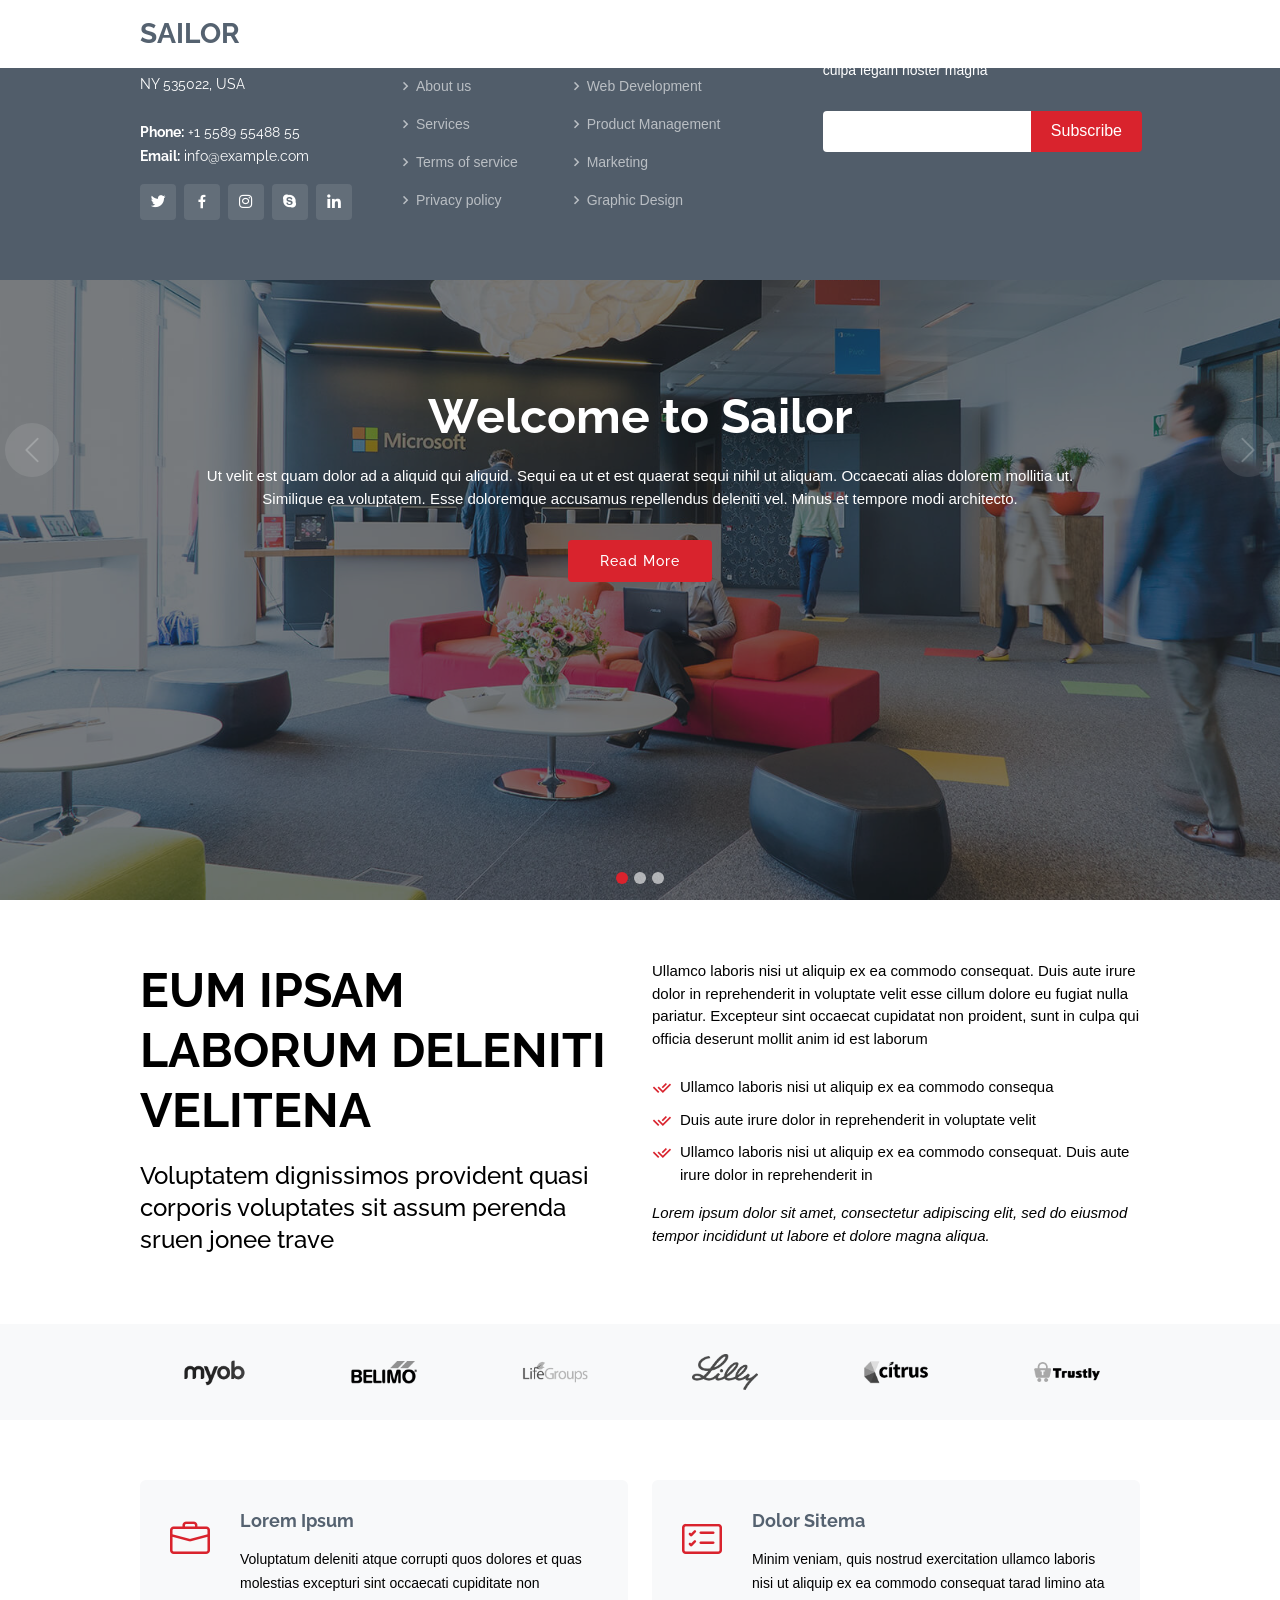
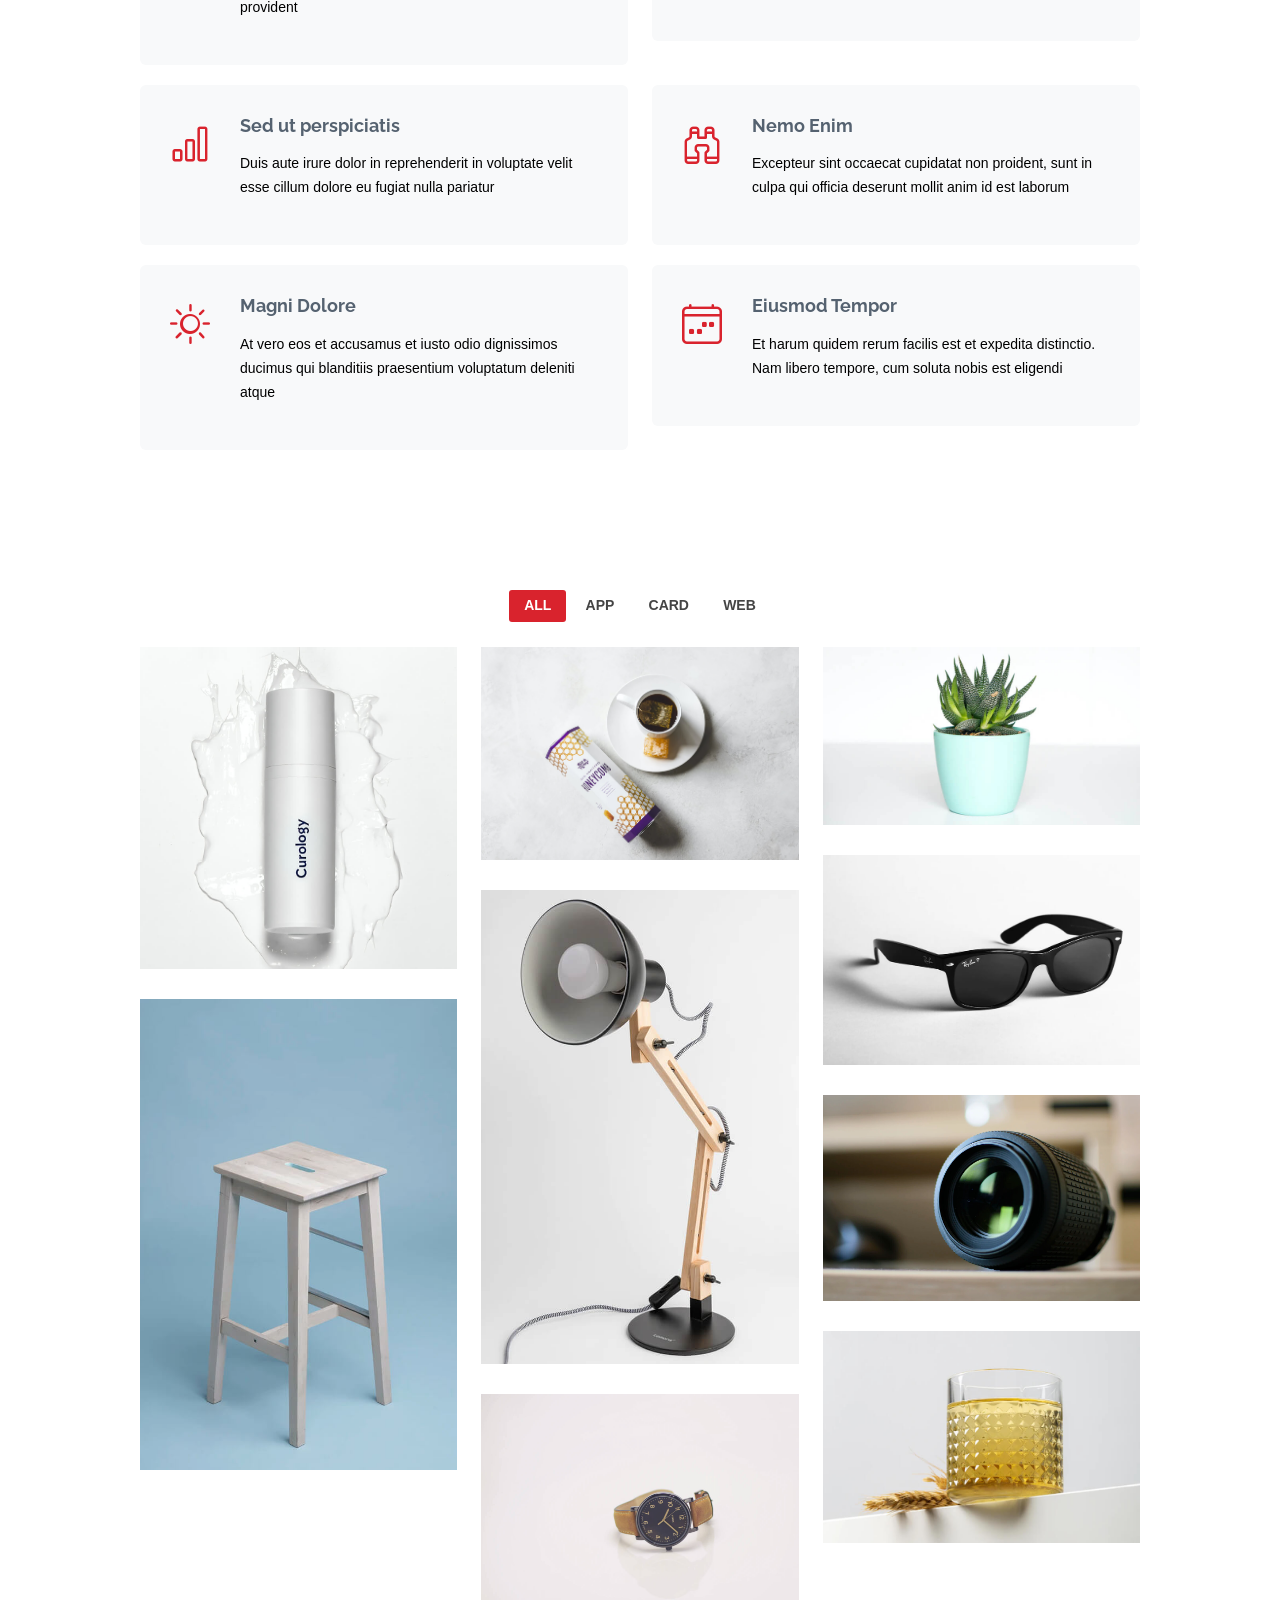
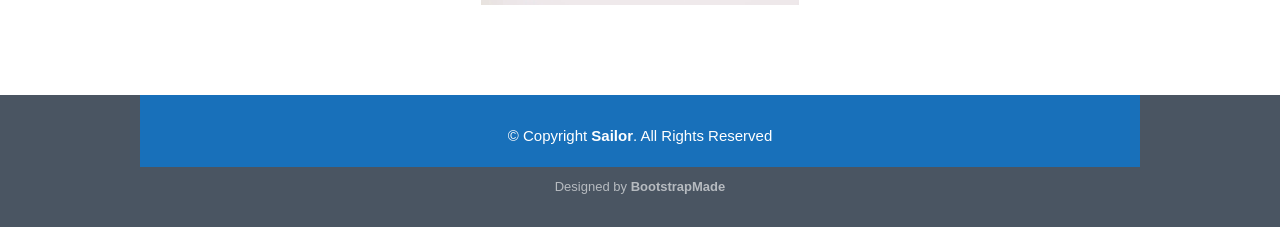
<file: public/Home-old/index.html>
<!DOCTYPE html>
<html lang="en">

<head>
  <meta charset="utf-8">
  <meta content="width=device-width, initial-scale=1.0" name="viewport">

  <title>Sailor Bootstrap Template - Index</title>
  <meta content="" name="description">
  <meta content="" name="keywords">

  <!-- Favicons -->
  <link href="assets/img/favicon.png" rel="icon">
  <link href="assets/img/apple-touch-icon.png" rel="apple-touch-icon">

  <!-- Google Fonts -->
  <link href="https://fonts.googleapis.com/css?family=Open+Sans:300,300i,400,400i,600,600i,700,700i|Raleway:300,300i,400,400i,500,500i,600,600i,700,700i|Poppins:300,300i,400,400i,500,500i,600,600i,700,700i" rel="stylesheet">

  <!-- Vendor CSS Files -->
  <link href="assets/vendor/animate.css/animate.min.css" rel="stylesheet">
  <link href="assets/vendor/bootstrap/css/bootstrap.min.css" rel="stylesheet">
  <link href="assets/vendor/bootstrap-icons/bootstrap-icons.css" rel="stylesheet">
  <link href="assets/vendor/boxicons/css/boxicons.min.css" rel="stylesheet">
  <link href="assets/vendor/glightbox/css/glightbox.min.css" rel="stylesheet">
  <link href="assets/vendor/remixicon/remixicon.css" rel="stylesheet">
  <link href="assets/vendor/swiper/swiper-bundle.min.css" rel="stylesheet">

  <!-- Template Main CSS File -->
  <link href="assets/css/style.css" rel="stylesheet">

  <!-- =======================================================
  * Template Name: Sailor - v4.10.0
  * Template URL: https://bootstrapmade.com/sailor-free-bootstrap-theme/
  * Author: BootstrapMade.com
  * License: https://bootstrapmade.com/license/
  ======================================================== -->
</head>

<body>

  <!-- ======= Header ======= -->
  <header id="header" class="fixed-top d-flex align-items-center">
    <div class="container d-flex align-items-center">

      <h1 class="logo me-auto"><a href="index.html">Sailor</a></h1>
      <!-- Uncomment below if you prefer to use an image logo -->
      <!-- <a href="index.html" class="logo me-auto"><img src="assets/img/logo.png" alt="" class="img-fluid"></a>

      <nav id="navbar" class="navbar">
        <ul>
          <li><a href="index.html" class="active">Home</a></li>

          <li class="dropdown"><a href="#"><span>About</span> <i class="bi bi-chevron-down"></i></a>
            <ul>
              <li><a href="about.html">About</a></li>
              <li><a href="team.html">Team</a></li>
              <li><a href="testimonials.html">Testimonials</a></li>

              <li class="dropdown"><a href="#"><span>Deep Drop Down</span> <i class="bi bi-chevron-right"></i></a>
                <ul>
                  <li><a href="#">Deep Drop Down 1</a></li>
                  <li><a href="#">Deep Drop Down 2</a></li>
                  <li><a href="#">Deep Drop Down 3</a></li>
                  <li><a href="#">Deep Drop Down 4</a></li>
                  <li><a href="#">Deep Drop Down 5</a></li>
                </ul>
              </li>
            </ul>
          </li>
          <li><a href="services.html">Services</a></li>
          <li><a href="portfolio.html">Portfolio</a></li>
          <li><a href="pricing.html">Pricing</a></li>
          <li><a href="blog.html">Blog</a></li>

          <li><a href="contact.html">Contact</a></li>
          <li><a href="index.html" class="getstarted">Get Started</a></li>
        </ul>
        <i class="bi bi-list mobile-nav-toggle"></i>
      </nav><!-- .navbar -->

    </div>
  </header><!-- End Header -->

  <!-- ======= Hero Section ======= -->
  <section id="hero">
    <div id="heroCarousel" data-bs-interval="5000" class="carousel slide carousel-fade" data-bs-ride="carousel">

      <ol class="carousel-indicators" id="hero-carousel-indicators"></ol>

      <div class="carousel-inner" role="listbox">

        <!-- Slide 1 -->
        <div class="carousel-item active" style="background-image: url(assets/img/slide/slide-1.jpg)">
          <div class="carousel-container">
            <div class="container">
              <h2 class="animate__animated animate__fadeInDown">Welcome to <span>Sailor</span></h2>
              <p class="animate__animated animate__fadeInUp">Ut velit est quam dolor ad a aliquid qui aliquid. Sequi ea ut et est quaerat sequi nihil ut aliquam. Occaecati alias dolorem mollitia ut. Similique ea voluptatem. Esse doloremque accusamus repellendus deleniti vel. Minus et tempore modi architecto.</p>
              <a href="#about" class="btn-get-started animate__animated animate__fadeInUp scrollto">Read More</a>
            </div>
          </div>
        </div>

        <!-- Slide 2 -->
        <div class="carousel-item" style="background-image: url(assets/img/slide/slide-2.jpg)">
          <div class="carousel-container">
            <div class="container">
              <h2 class="animate__animated animate__fadeInDown">Lorem Ipsum Dolor</h2>
              <p class="animate__animated animate__fadeInUp">Ut velit est quam dolor ad a aliquid qui aliquid. Sequi ea ut et est quaerat sequi nihil ut aliquam. Occaecati alias dolorem mollitia ut. Similique ea voluptatem. Esse doloremque accusamus repellendus deleniti vel. Minus et tempore modi architecto.</p>
              <a href="#about" class="btn-get-started animate__animated animate__fadeInUp scrollto">Read More</a>
            </div>
          </div>
        </div>

        <!-- Slide 3 -->
        <div class="carousel-item" style="background-image: url(assets/img/slide/slide-3.jpg)">
          <div class="carousel-container">
            <div class="container">
              <h2 class="animate__animated animate__fadeInDown">Sequi ea ut et est quaerat</h2>
              <p class="animate__animated animate__fadeInUp">Ut velit est quam dolor ad a aliquid qui aliquid. Sequi ea ut et est quaerat sequi nihil ut aliquam. Occaecati alias dolorem mollitia ut. Similique ea voluptatem. Esse doloremque accusamus repellendus deleniti vel. Minus et tempore modi architecto.</p>
              <a href="#about" class="btn-get-started animate__animated animate__fadeInUp scrollto">Read More</a>
            </div>
          </div>
        </div>

      </div>

      <a class="carousel-control-prev" href="#heroCarousel" role="button" data-bs-slide="prev">
        <span class="carousel-control-prev-icon bi bi-chevron-left" aria-hidden="true"></span>
      </a>

      <a class="carousel-control-next" href="#heroCarousel" role="button" data-bs-slide="next">
        <span class="carousel-control-next-icon bi bi-chevron-right" aria-hidden="true"></span>
      </a>

    </div>
  </section><!-- End Hero -->

  <main id="main">

    <!-- ======= About Section ======= -->
    <section id="about" class="about">
      <div class="container">

        <div class="row content">
          <div class="col-lg-6">
            <h2>Eum ipsam laborum deleniti velitena</h2>
            <h3>Voluptatem dignissimos provident quasi corporis voluptates sit assum perenda sruen jonee trave</h3>
          </div>
          <div class="col-lg-6 pt-4 pt-lg-0">
            <p>
              Ullamco laboris nisi ut aliquip ex ea commodo consequat. Duis aute irure dolor in reprehenderit in voluptate
              velit esse cillum dolore eu fugiat nulla pariatur. Excepteur sint occaecat cupidatat non proident, sunt in
              culpa qui officia deserunt mollit anim id est laborum
            </p>
            <ul>
              <li><i class="ri-check-double-line"></i> Ullamco laboris nisi ut aliquip ex ea commodo consequa</li>
              <li><i class="ri-check-double-line"></i> Duis aute irure dolor in reprehenderit in voluptate velit</li>
              <li><i class="ri-check-double-line"></i> Ullamco laboris nisi ut aliquip ex ea commodo consequat. Duis aute irure dolor in reprehenderit in</li>
            </ul>
            <p class="fst-italic">
              Lorem ipsum dolor sit amet, consectetur adipiscing elit, sed do eiusmod tempor incididunt ut labore et dolore
              magna aliqua.
            </p>
          </div>
        </div>

      </div>
    </section><!-- End About Section -->

    <!-- ======= Clients Section ======= -->
    <section id="clients" class="clients section-bg">
      <div class="container">

        <div class="row">

          <div class="col-lg-2 col-md-4 col-6 d-flex align-items-center justify-content-center">
            <img src="assets/img/clients/client-1.png" class="img-fluid" alt="">
          </div>

          <div class="col-lg-2 col-md-4 col-6 d-flex align-items-center justify-content-center">
            <img src="assets/img/clients/client-2.png" class="img-fluid" alt="">
          </div>

          <div class="col-lg-2 col-md-4 col-6 d-flex align-items-center justify-content-center">
            <img src="assets/img/clients/client-3.png" class="img-fluid" alt="">
          </div>

          <div class="col-lg-2 col-md-4 col-6 d-flex align-items-center justify-content-center">
            <img src="assets/img/clients/client-4.png" class="img-fluid" alt="">
          </div>

          <div class="col-lg-2 col-md-4 col-6 d-flex align-items-center justify-content-center">
            <img src="assets/img/clients/client-5.png" class="img-fluid" alt="">
          </div>

          <div class="col-lg-2 col-md-4 col-6 d-flex align-items-center justify-content-center">
            <img src="assets/img/clients/client-6.png" class="img-fluid" alt="">
          </div>

        </div>

      </div>
    </section><!-- End Clients Section -->

    <!-- ======= Services Section ======= -->
    <section id="services" class="services">
      <div class="container">

        <div class="row">
          <div class="col-md-6">
            <div class="icon-box">
              <i class="bi bi-briefcase"></i>
              <h4><a href="#">Lorem Ipsum</a></h4>
              <p>Voluptatum deleniti atque corrupti quos dolores et quas molestias excepturi sint occaecati cupiditate non provident</p>
            </div>
          </div>
          <div class="col-md-6 mt-4 mt-md-0">
            <div class="icon-box">
              <i class="bi bi-card-checklist"></i>
              <h4><a href="#">Dolor Sitema</a></h4>
              <p>Minim veniam, quis nostrud exercitation ullamco laboris nisi ut aliquip ex ea commodo consequat tarad limino ata</p>
            </div>
          </div>
          <div class="col-md-6 mt-4 mt-md-0">
            <div class="icon-box">
              <i class="bi bi-bar-chart"></i>
              <h4><a href="#">Sed ut perspiciatis</a></h4>
              <p>Duis aute irure dolor in reprehenderit in voluptate velit esse cillum dolore eu fugiat nulla pariatur</p>
            </div>
          </div>
          <div class="col-md-6 mt-4 mt-md-0">
            <div class="icon-box">
              <i class="bi bi-binoculars"></i>
              <h4><a href="#">Nemo Enim</a></h4>
              <p>Excepteur sint occaecat cupidatat non proident, sunt in culpa qui officia deserunt mollit anim id est laborum</p>
            </div>
          </div>
          <div class="col-md-6 mt-4 mt-md-0">
            <div class="icon-box">
              <i class="bi bi-brightness-high"></i>
              <h4><a href="#">Magni Dolore</a></h4>
              <p>At vero eos et accusamus et iusto odio dignissimos ducimus qui blanditiis praesentium voluptatum deleniti atque</p>
            </div>
          </div>
          <div class="col-md-6 mt-4 mt-md-0">
            <div class="icon-box">
              <i class="bi bi-calendar4-week"></i>
              <h4><a href="#">Eiusmod Tempor</a></h4>
              <p>Et harum quidem rerum facilis est et expedita distinctio. Nam libero tempore, cum soluta nobis est eligendi</p>
            </div>
          </div>
        </div>

      </div>
    </section><!-- End Services Section -->

    <!-- ======= Portfolio Section ======= -->
    <section id="portfolio" class="portfolio">
      <div class="container">

        <div class="row">
          <div class="col-lg-12 d-flex justify-content-center">
            <ul id="portfolio-flters">
              <li data-filter="*" class="filter-active">All</li>
              <li data-filter=".filter-app">App</li>
              <li data-filter=".filter-card">Card</li>
              <li data-filter=".filter-web">Web</li>
            </ul>
          </div>
        </div>

        <div class="row portfolio-container">

          <div class="col-lg-4 col-md-6 portfolio-item filter-app">
            <div class="portfolio-wrap">
              <img src="assets/img/portfolio/portfolio-1.jpg" class="img-fluid" alt="">
              <div class="portfolio-info">
                <h4>App 1</h4>
                <p>App</p>
                <div class="portfolio-links">
                  <a href="assets/img/portfolio/portfolio-1.jpg" data-gallery="portfolioGallery" class="portfolio-lightbox" title="App 1"><i class="bx bx-plus"></i></a>
                  <a href="portfolio-details.html" class="portfolio-details-lightbox" data-glightbox="type: external" title="Portfolio Details"><i class="bx bx-link"></i></a>
                </div>
              </div>
            </div>
          </div>

          <div class="col-lg-4 col-md-6 portfolio-item filter-web">
            <div class="portfolio-wrap">
              <img src="assets/img/portfolio/portfolio-2.jpg" class="img-fluid" alt="">
              <div class="portfolio-info">
                <h4>Web 3</h4>
                <p>Web</p>
                <div class="portfolio-links">
                  <a href="assets/img/portfolio/portfolio-2.jpg" data-gallery="portfolioGallery" class="portfolio-lightbox" title="Web 3"><i class="bx bx-plus"></i></a>
                  <a href="portfolio-details.html" class="portfolio-details-lightbox" data-glightbox="type: external" title="Portfolio Details"><i class="bx bx-link"></i></a>
                </div>
              </div>
            </div>
          </div>

          <div class="col-lg-4 col-md-6 portfolio-item filter-app">
            <div class="portfolio-wrap">
              <img src="assets/img/portfolio/portfolio-3.jpg" class="img-fluid" alt="">
              <div class="portfolio-info">
                <h4>App 2</h4>
                <p>App</p>
                <div class="portfolio-links">
                  <a href="assets/img/portfolio/portfolio-3.jpg" data-gallery="portfolioGallery" class="portfolio-lightbox" title="App 2"><i class="bx bx-plus"></i></a>
                  <a href="portfolio-details.html" class="portfolio-details-lightbox" data-glightbox="type: external" title="Portfolio Details"><i class="bx bx-link"></i></a>
                </div>
              </div>
            </div>
          </div>

          <div class="col-lg-4 col-md-6 portfolio-item filter-card">
            <div class="portfolio-wrap">
              <img src="assets/img/portfolio/portfolio-4.jpg" class="img-fluid" alt="">
              <div class="portfolio-info">
                <h4>Card 2</h4>
                <p>Card</p>
                <div class="portfolio-links">
                  <a href="assets/img/portfolio/portfolio-4.jpg" data-gallery="portfolioGallery" class="portfolio-lightbox" title="Card 2"><i class="bx bx-plus"></i></a>
                  <a href="portfolio-details.html" class="portfolio-details-lightbox" data-glightbox="type: external" title="Portfolio Details"><i class="bx bx-link"></i></a>
                </div>
              </div>
            </div>
          </div>

          <div class="col-lg-4 col-md-6 portfolio-item filter-web">
            <div class="portfolio-wrap">
              <img src="assets/img/portfolio/portfolio-5.jpg" class="img-fluid" alt="">
              <div class="portfolio-info">
                <h4>Web 2</h4>
                <p>Web</p>
                <div class="portfolio-links">
                  <a href="assets/img/portfolio/portfolio-5.jpg" data-gallery="portfolioGallery" class="portfolio-lightbox" title="Web 2"><i class="bx bx-plus"></i></a>
                  <a href="portfolio-details.html" class="portfolio-details-lightbox" data-glightbox="type: external" title="Portfolio Details"><i class="bx bx-link"></i></a>
                </div>
              </div>
            </div>
          </div>

          <div class="col-lg-4 col-md-6 portfolio-item filter-app">
            <div class="portfolio-wrap">
              <img src="assets/img/portfolio/portfolio-6.jpg" class="img-fluid" alt="">
              <div class="portfolio-info">
                <h4>App 3</h4>
                <p>App</p>
                <div class="portfolio-links">
                  <a href="assets/img/portfolio/portfolio-6.jpg" data-gallery="portfolioGallery" class="portfolio-lightbox" title="App 3"><i class="bx bx-plus"></i></a>
                  <a href="portfolio-details.html" class="portfolio-details-lightbox" data-glightbox="type: external" title="Portfolio Details"><i class="bx bx-link"></i></a>
                </div>
              </div>
            </div>
          </div>

          <div class="col-lg-4 col-md-6 portfolio-item filter-card">
            <div class="portfolio-wrap">
              <img src="assets/img/portfolio/portfolio-7.jpg" class="img-fluid" alt="">
              <div class="portfolio-info">
                <h4>Card 1</h4>
                <p>Card</p>
                <div class="portfolio-links">
                  <a href="assets/img/portfolio/portfolio-7.jpg" data-gallery="portfolioGallery" class="portfolio-lightbox" title="Card 1"><i class="bx bx-plus"></i></a>
                  <a href="portfolio-details.html" class="portfolio-details-lightbox" data-glightbox="type: external" title="Portfolio Details"><i class="bx bx-link"></i></a>
                </div>
              </div>
            </div>
          </div>

          <div class="col-lg-4 col-md-6 portfolio-item filter-card">
            <div class="portfolio-wrap">
              <img src="assets/img/portfolio/portfolio-8.jpg" class="img-fluid" alt="">
              <div class="portfolio-info">
                <h4>Card 3</h4>
                <p>Card</p>
                <div class="portfolio-links">
                  <a href="assets/img/portfolio/portfolio-8.jpg" data-gallery="portfolioGallery" class="portfolio-lightbox" title="Card 3"><i class="bx bx-plus"></i></a>
                  <a href="portfolio-details.html" class="portfolio-details-lightbox" data-glightbox="type: external" title="Portfolio Details"><i class="bx bx-link"></i></a>
                </div>
              </div>
            </div>
          </div>

          <div class="col-lg-4 col-md-6 portfolio-item filter-web">
            <div class="portfolio-wrap">
              <img src="assets/img/portfolio/portfolio-9.jpg" class="img-fluid" alt="">
              <div class="portfolio-info">
                <h4>Web 3</h4>
                <p>Web</p>
                <div class="portfolio-links">
                  <a href="assets/img/portfolio/portfolio-9.jpg" data-gallery="portfolioGallery" class="portfolio-lightbox" title="Web 3"><i class="bx bx-plus"></i></a>
                  <a href="portfolio-details.html" class="portfolio-details-lightbox" data-glightbox="type: external" title="Portfolio Details"><i class="bx bx-link"></i></a>
                </div>
              </div>
            </div>
          </div>

        </div>

      </div>
    </section><!-- End Portfolio Section -->

  </main><!-- End #main -->

  <!-- ======= Footer ======= -->
  <footer id="footer">
    <div class="footer-top">
      <div class="container">
        <div class="row">

          <div class="col-lg-3 col-md-6">
            <div class="footer-info">
              <h3>Sailor</h3>
              <p>
                A108 Adam Street <br>
                NY 535022, USA<br><br>
                <strong>Phone:</strong> +1 5589 55488 55<br>
                <strong>Email:</strong> info@example.com<br>
              </p>
              <div class="social-links mt-3">
                <a href="#" class="twitter"><i class="bx bxl-twitter"></i></a>
                <a href="#" class="facebook"><i class="bx bxl-facebook"></i></a>
                <a href="#" class="instagram"><i class="bx bxl-instagram"></i></a>
                <a href="#" class="google-plus"><i class="bx bxl-skype"></i></a>
                <a href="#" class="linkedin"><i class="bx bxl-linkedin"></i></a>
              </div>
            </div>
          </div>

          <div class="col-lg-2 col-md-6 footer-links">
            <h4>Useful Links</h4>
            <ul>
              <li><i class="bx bx-chevron-right"></i> <a href="#">Home</a></li>
              <li><i class="bx bx-chevron-right"></i> <a href="#">About us</a></li>
              <li><i class="bx bx-chevron-right"></i> <a href="#">Services</a></li>
              <li><i class="bx bx-chevron-right"></i> <a href="#">Terms of service</a></li>
              <li><i class="bx bx-chevron-right"></i> <a href="#">Privacy policy</a></li>
            </ul>
          </div>

          <div class="col-lg-3 col-md-6 footer-links">
            <h4>Our Services</h4>
            <ul>
              <li><i class="bx bx-chevron-right"></i> <a href="#">Web Design</a></li>
              <li><i class="bx bx-chevron-right"></i> <a href="#">Web Development</a></li>
              <li><i class="bx bx-chevron-right"></i> <a href="#">Product Management</a></li>
              <li><i class="bx bx-chevron-right"></i> <a href="#">Marketing</a></li>
              <li><i class="bx bx-chevron-right"></i> <a href="#">Graphic Design</a></li>
            </ul>
          </div>

          <div class="col-lg-4 col-md-6 footer-newsletter">
            <h4>Our Newsletter</h4>
            <p>Tamen quem nulla quae legam multos aute sint culpa legam noster magna</p>
            <form action="" method="post">
              <input type="email" name="email"><input type="submit" value="Subscribe">
            </form>

          </div>

        </div>
      </div>
    </div>

    <div class="container">
      <div class="copyright">
        &copy; Copyright <strong><span>Sailor</span></strong>. All Rights Reserved
      </div>
      <div class="credits">
        <!-- All the links in the footer should remain intact. -->
        <!-- You can delete the links only if you purchased the pro version. -->
        <!-- Licensing information: https://bootstrapmade.com/license/ -->
        <!-- Purchase the pro version with working PHP/AJAX contact form: https://bootstrapmade.com/sailor-free-bootstrap-theme/ -->
        Designed by <a href="https://bootstrapmade.com/">BootstrapMade</a>
      </div>
    </div>
  </footer><!-- End Footer -->

  <a href="#" class="back-to-top d-flex align-items-center justify-content-center"><i class="bi bi-arrow-up-short"></i></a>

  <!-- Vendor JS Files -->
  <script src="assets/vendor/bootstrap/js/bootstrap.bundle.min.js"></script>
  <script src="assets/vendor/glightbox/js/glightbox.min.js"></script>
  <script src="assets/vendor/isotope-layout/isotope.pkgd.min.js"></script>
  <script src="assets/vendor/swiper/swiper-bundle.min.js"></script>
  <script src="assets/vendor/waypoints/noframework.waypoints.js"></script>
  <script src="assets/vendor/php-email-form/validate.js"></script>

  <!-- Template Main JS File -->
  <script src="assets/js/main.js"></script>

</body>

</html>
</file>
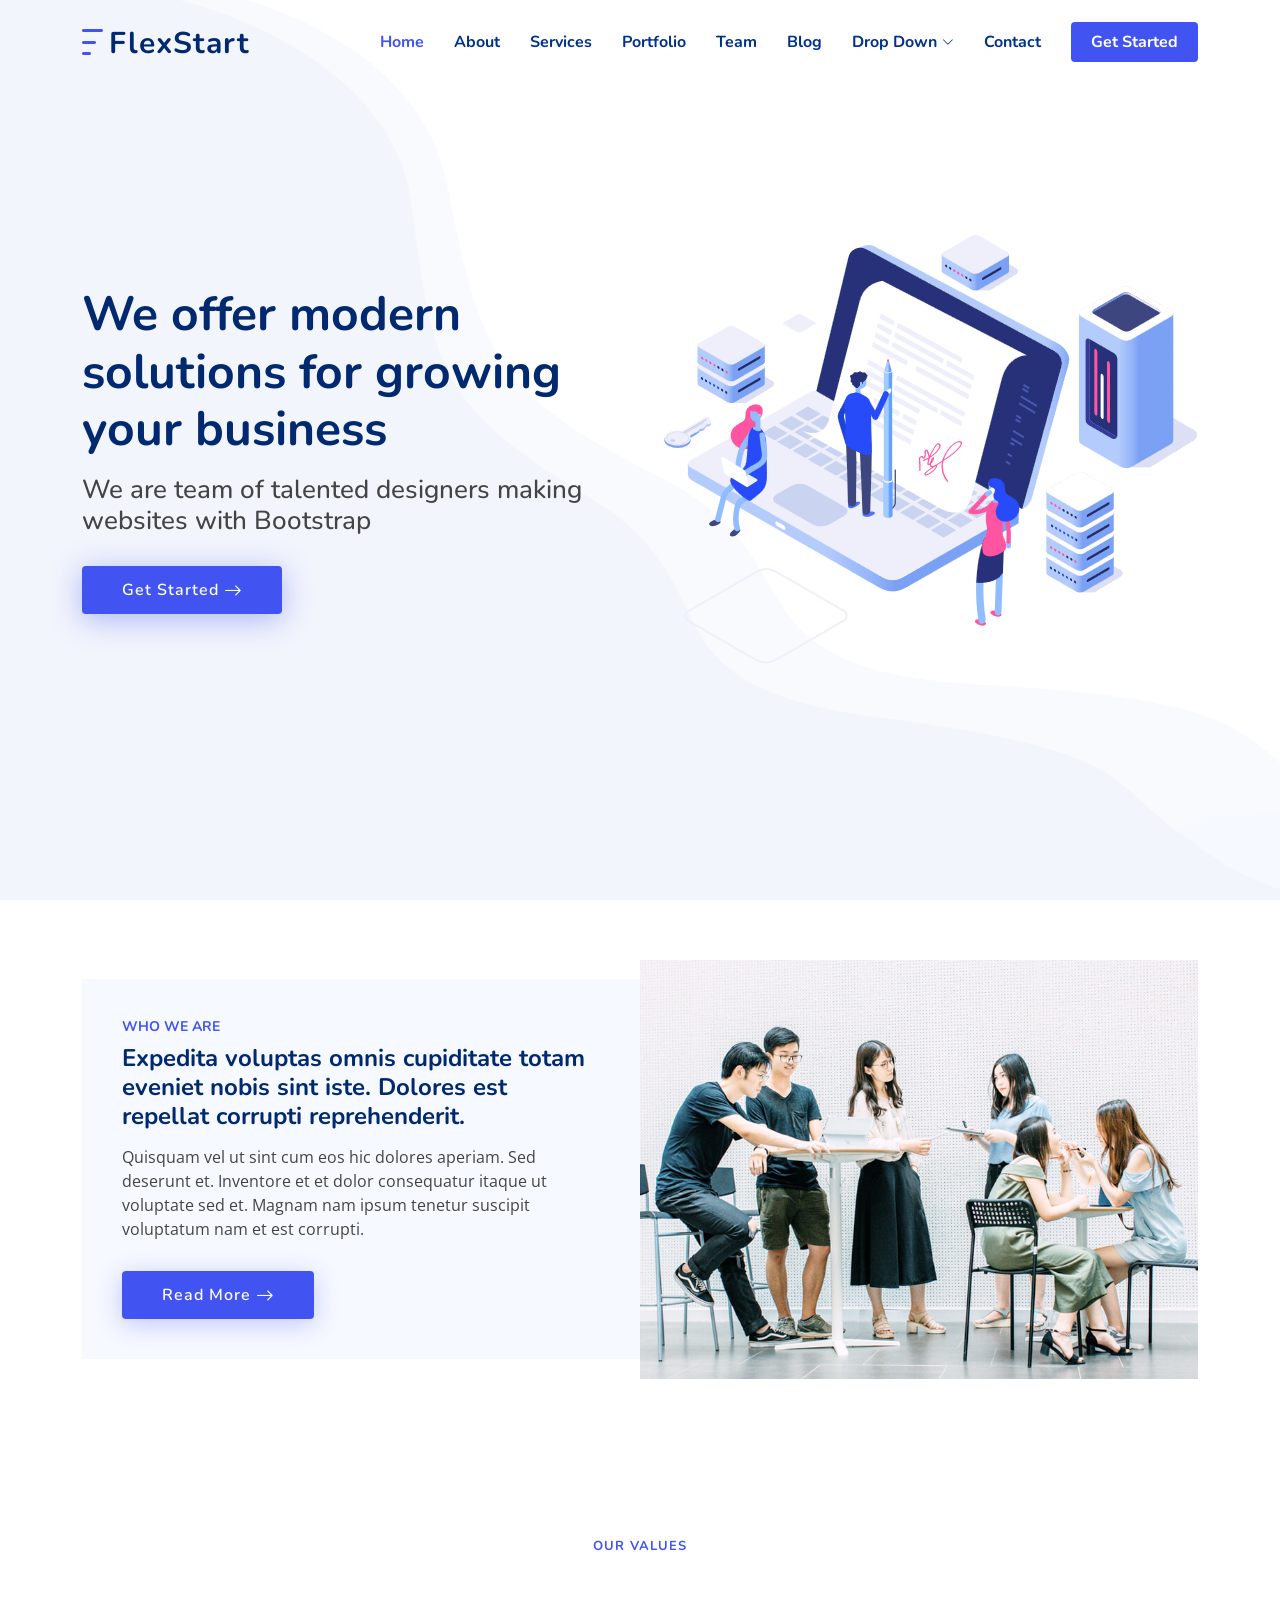
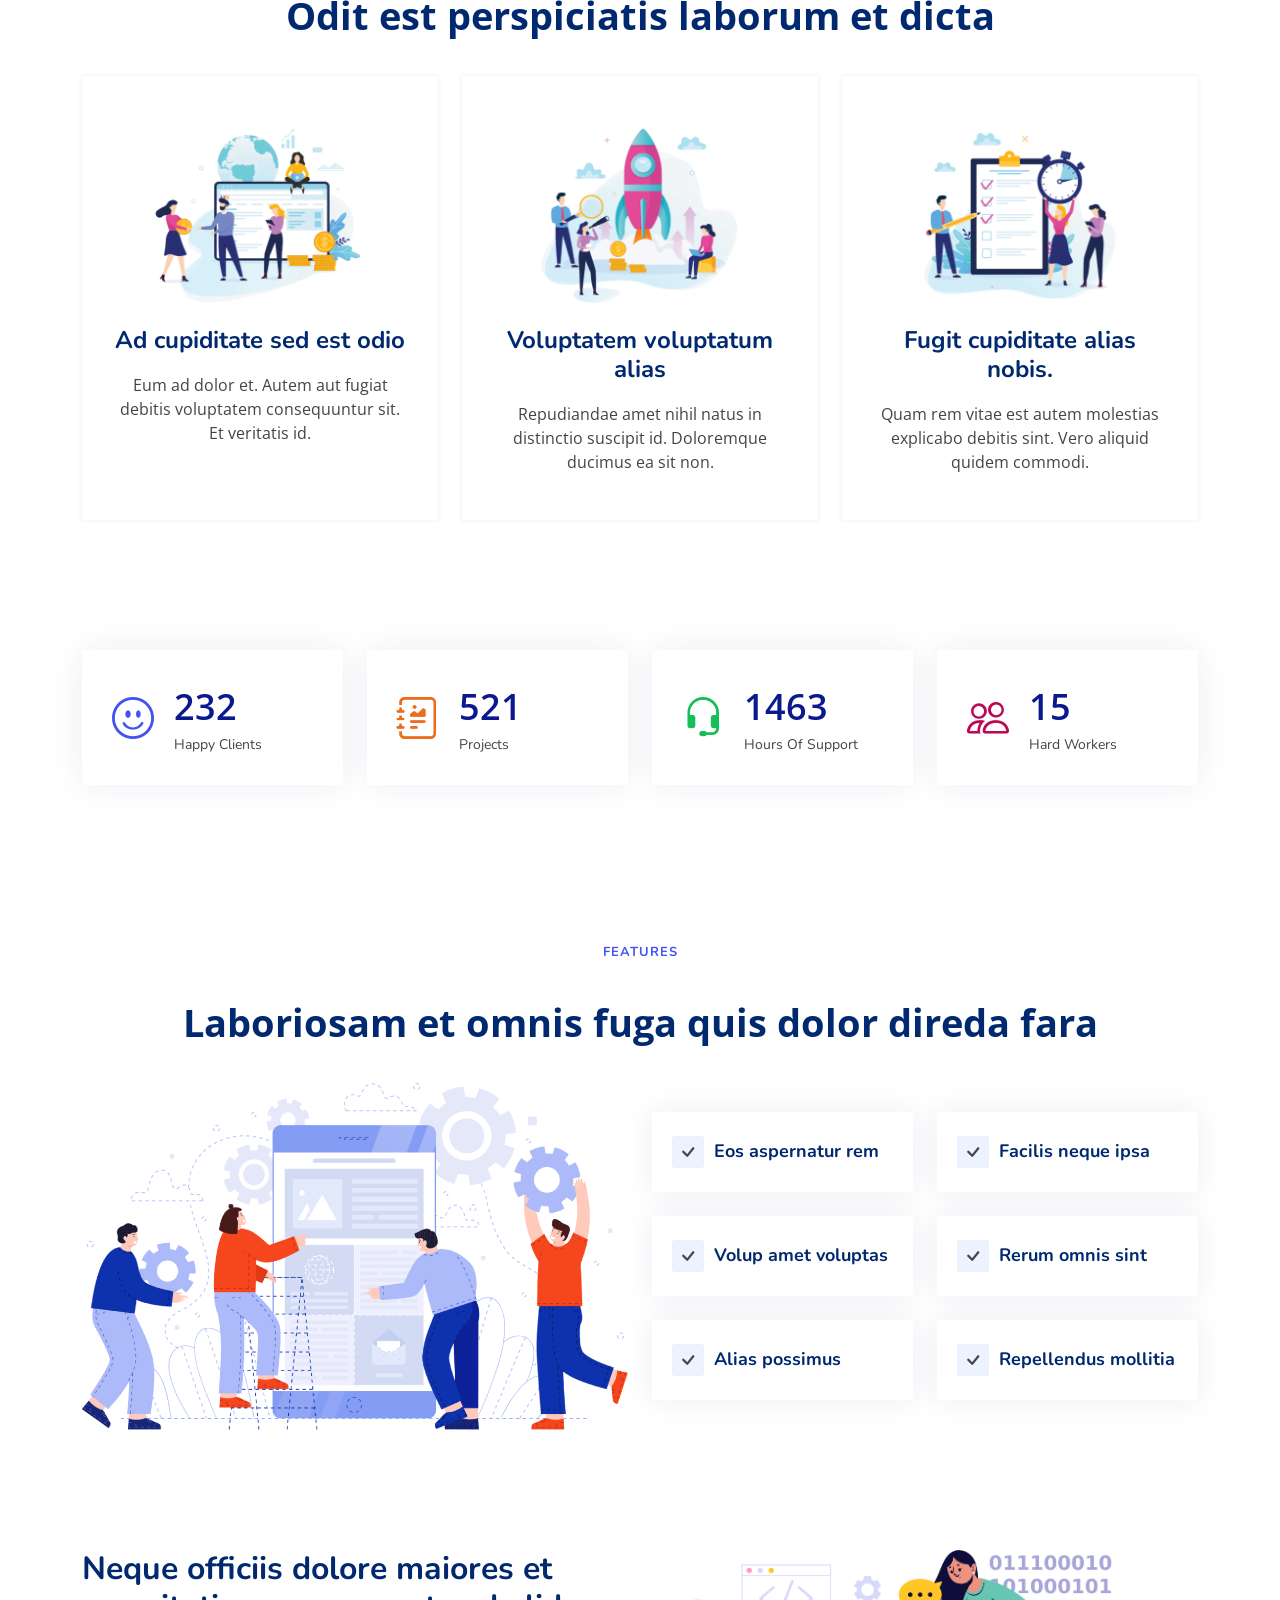
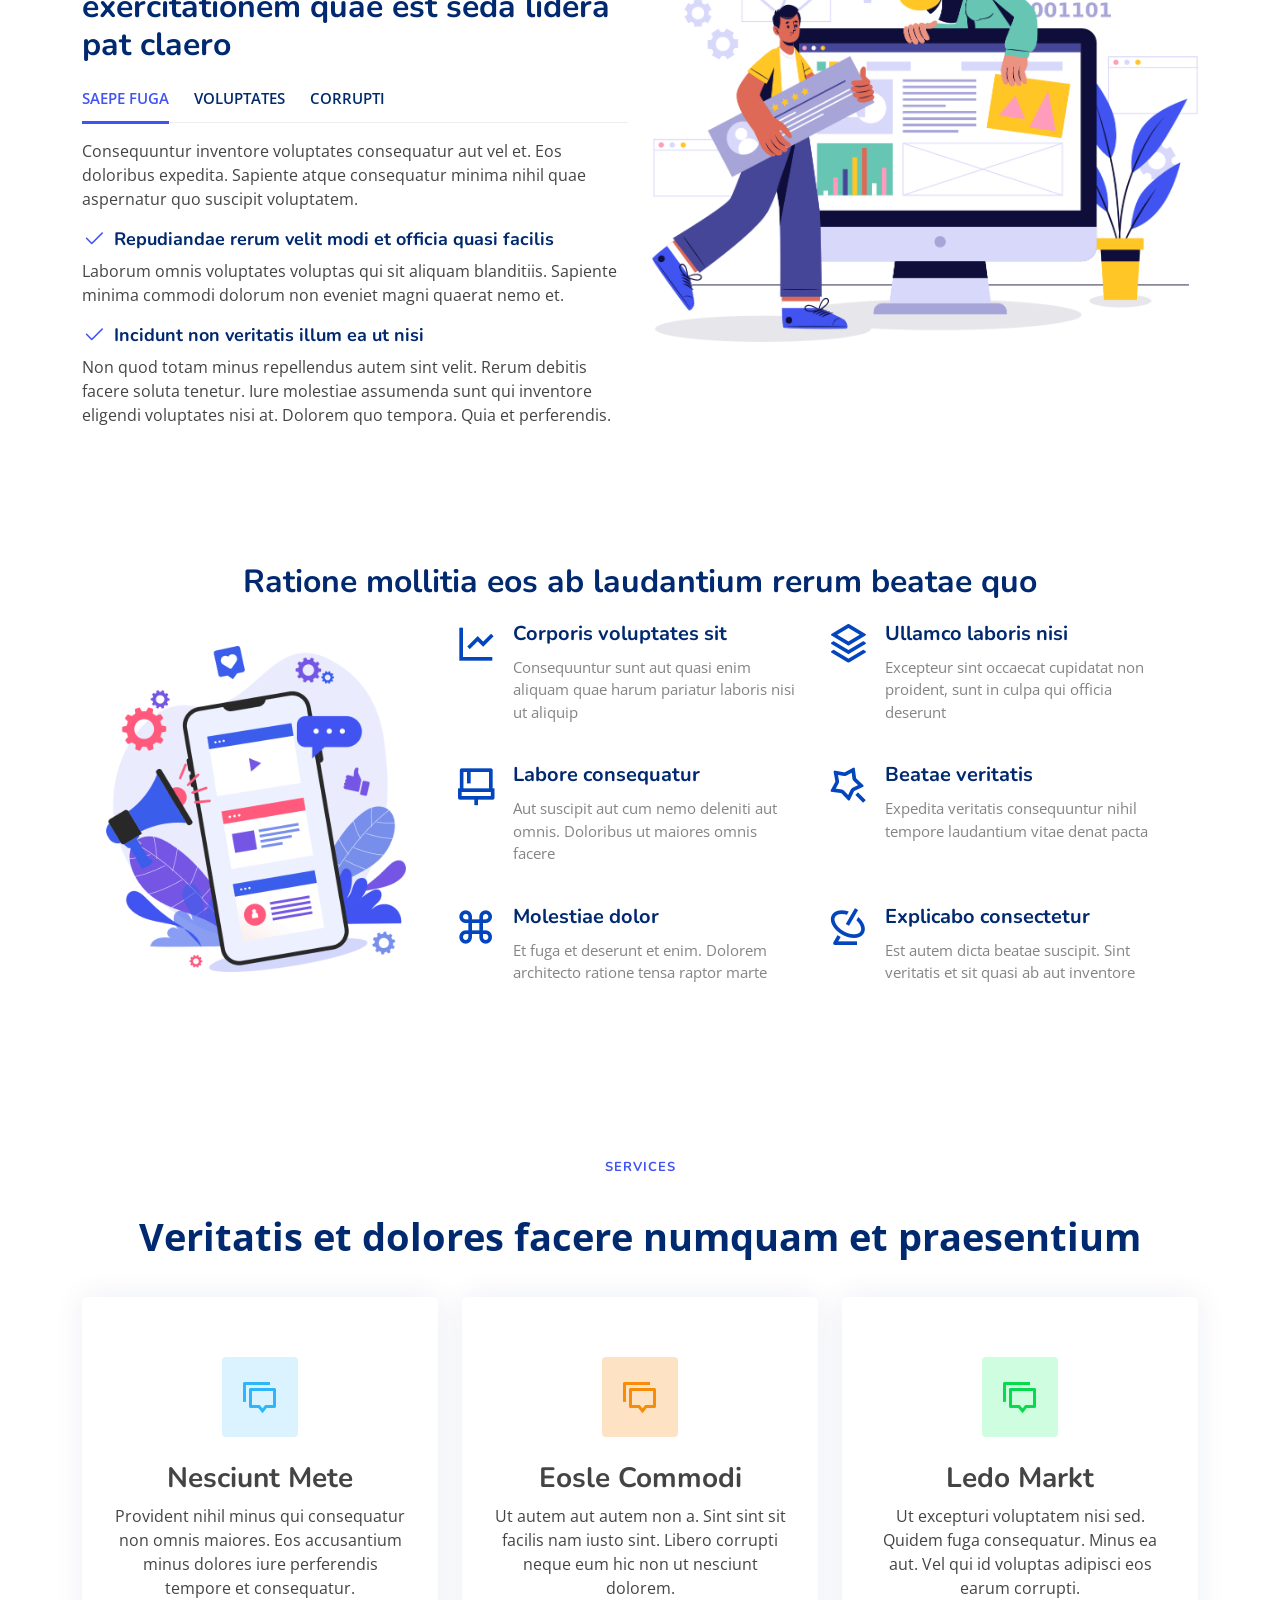
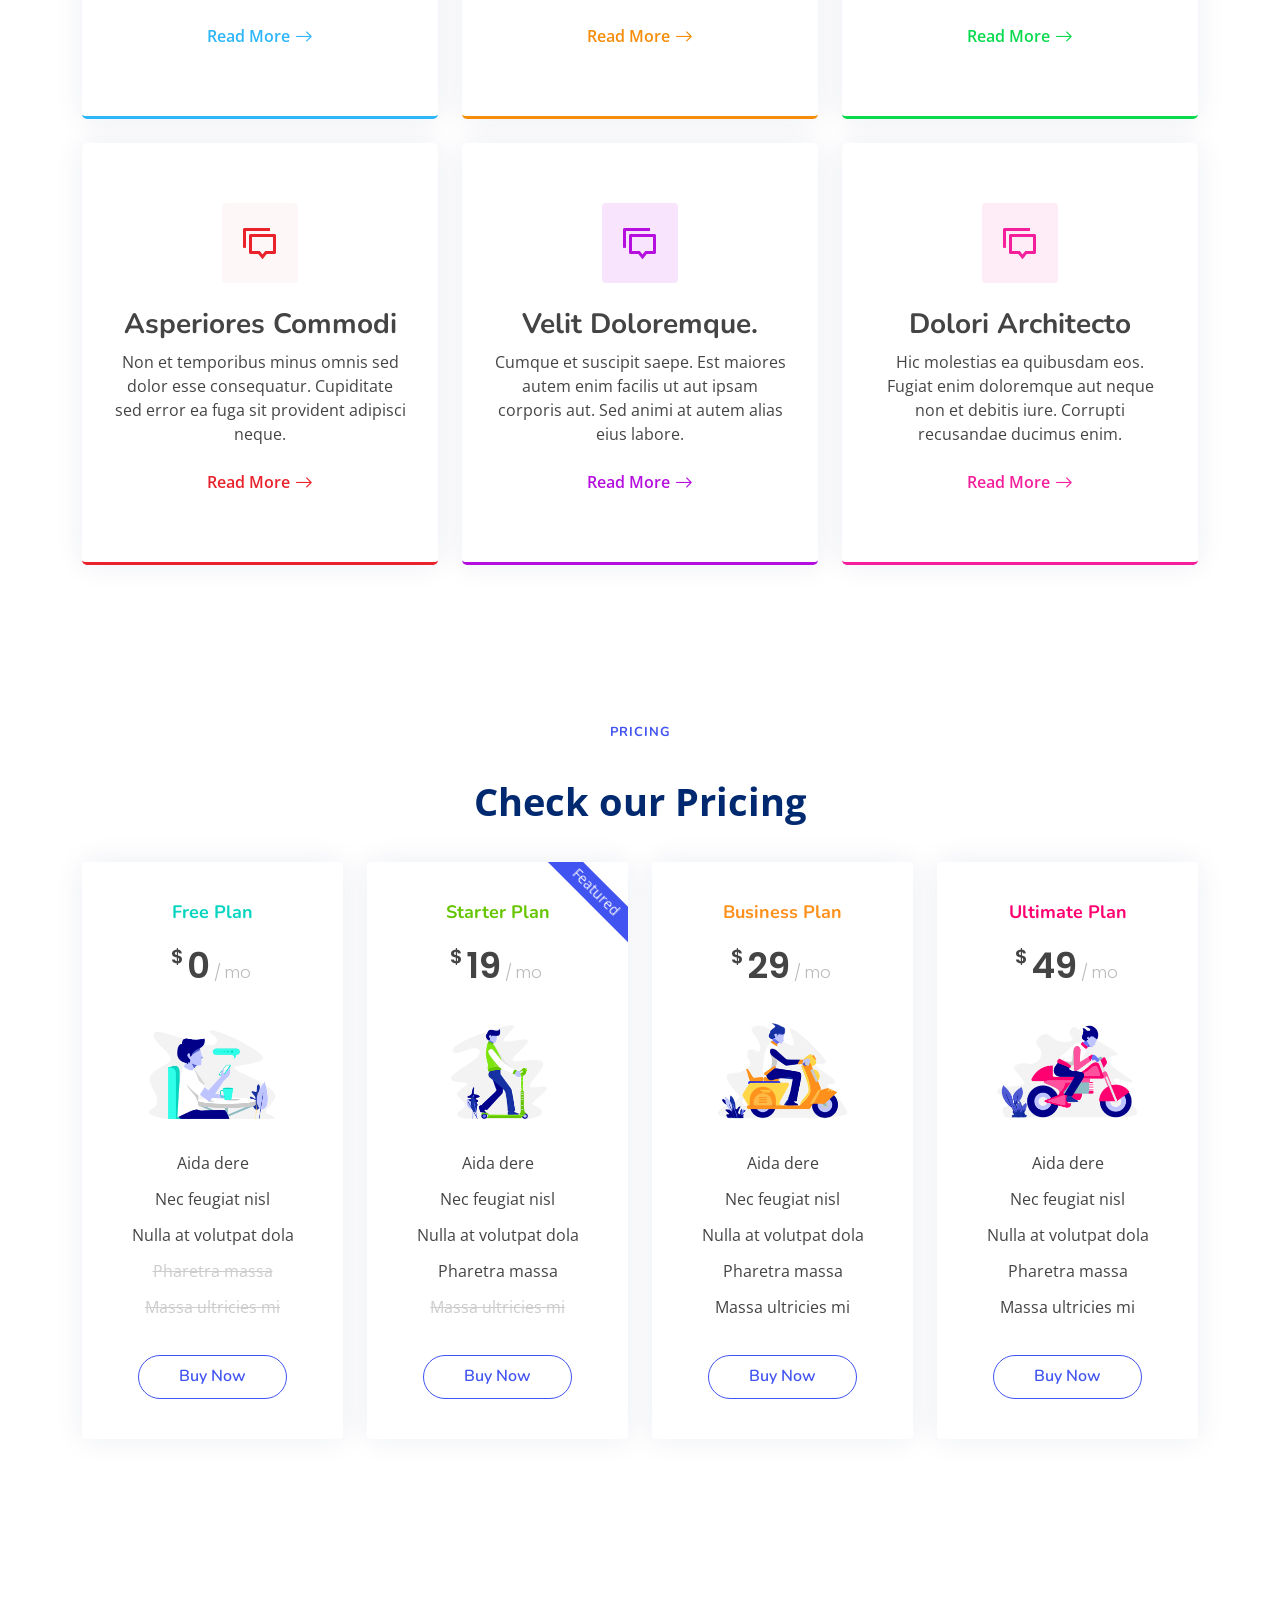
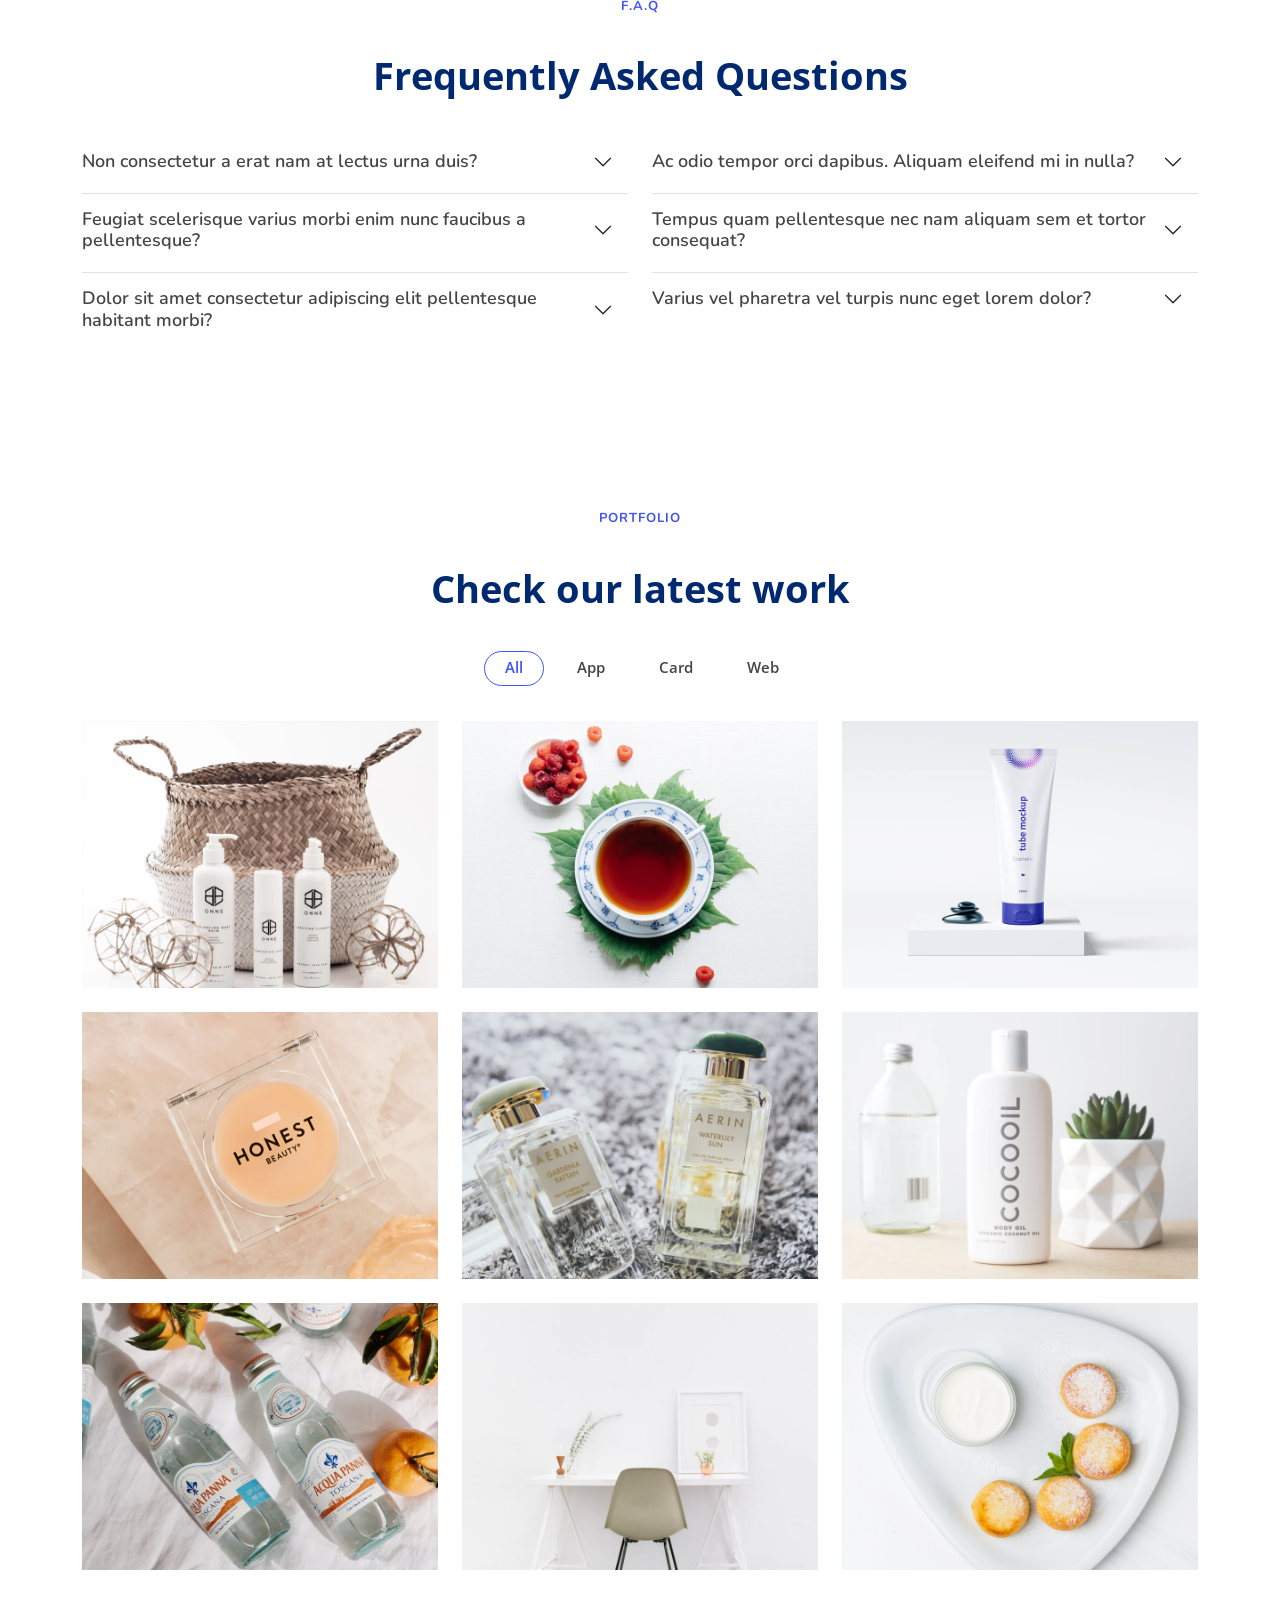
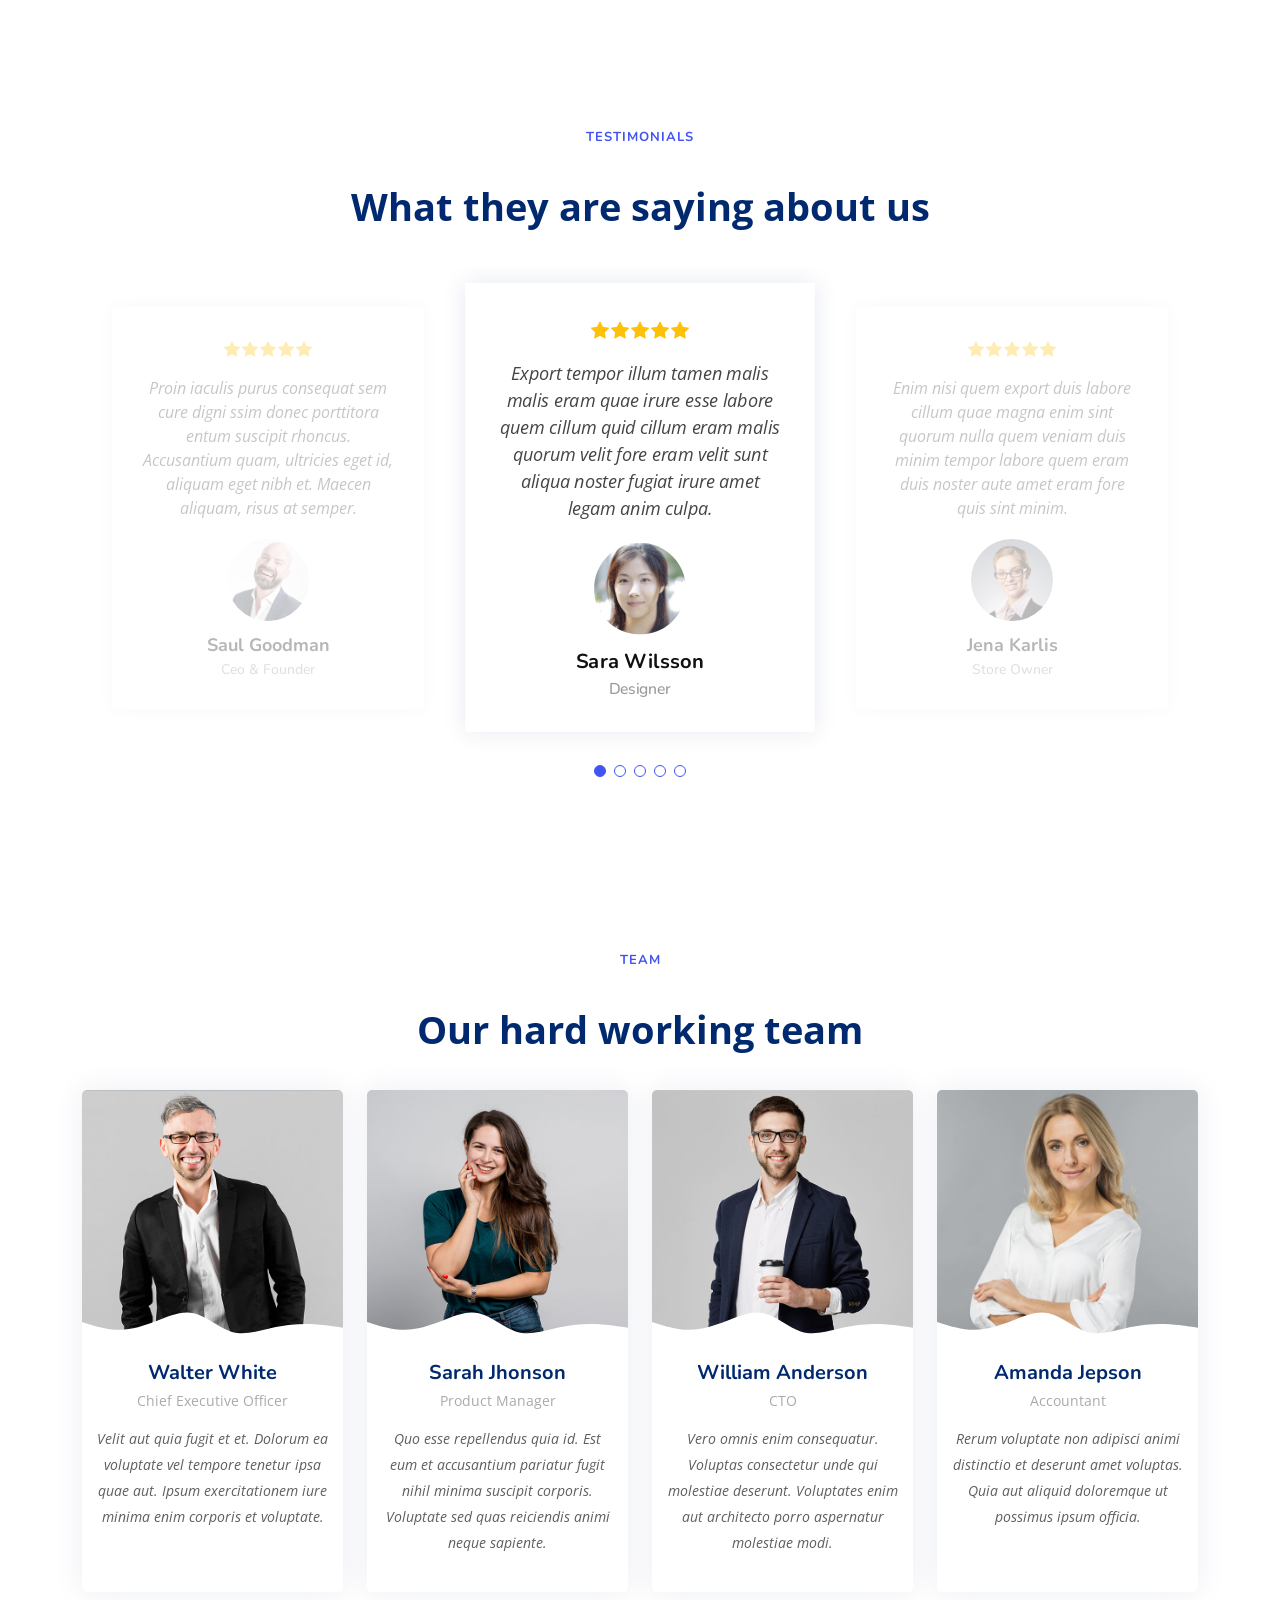
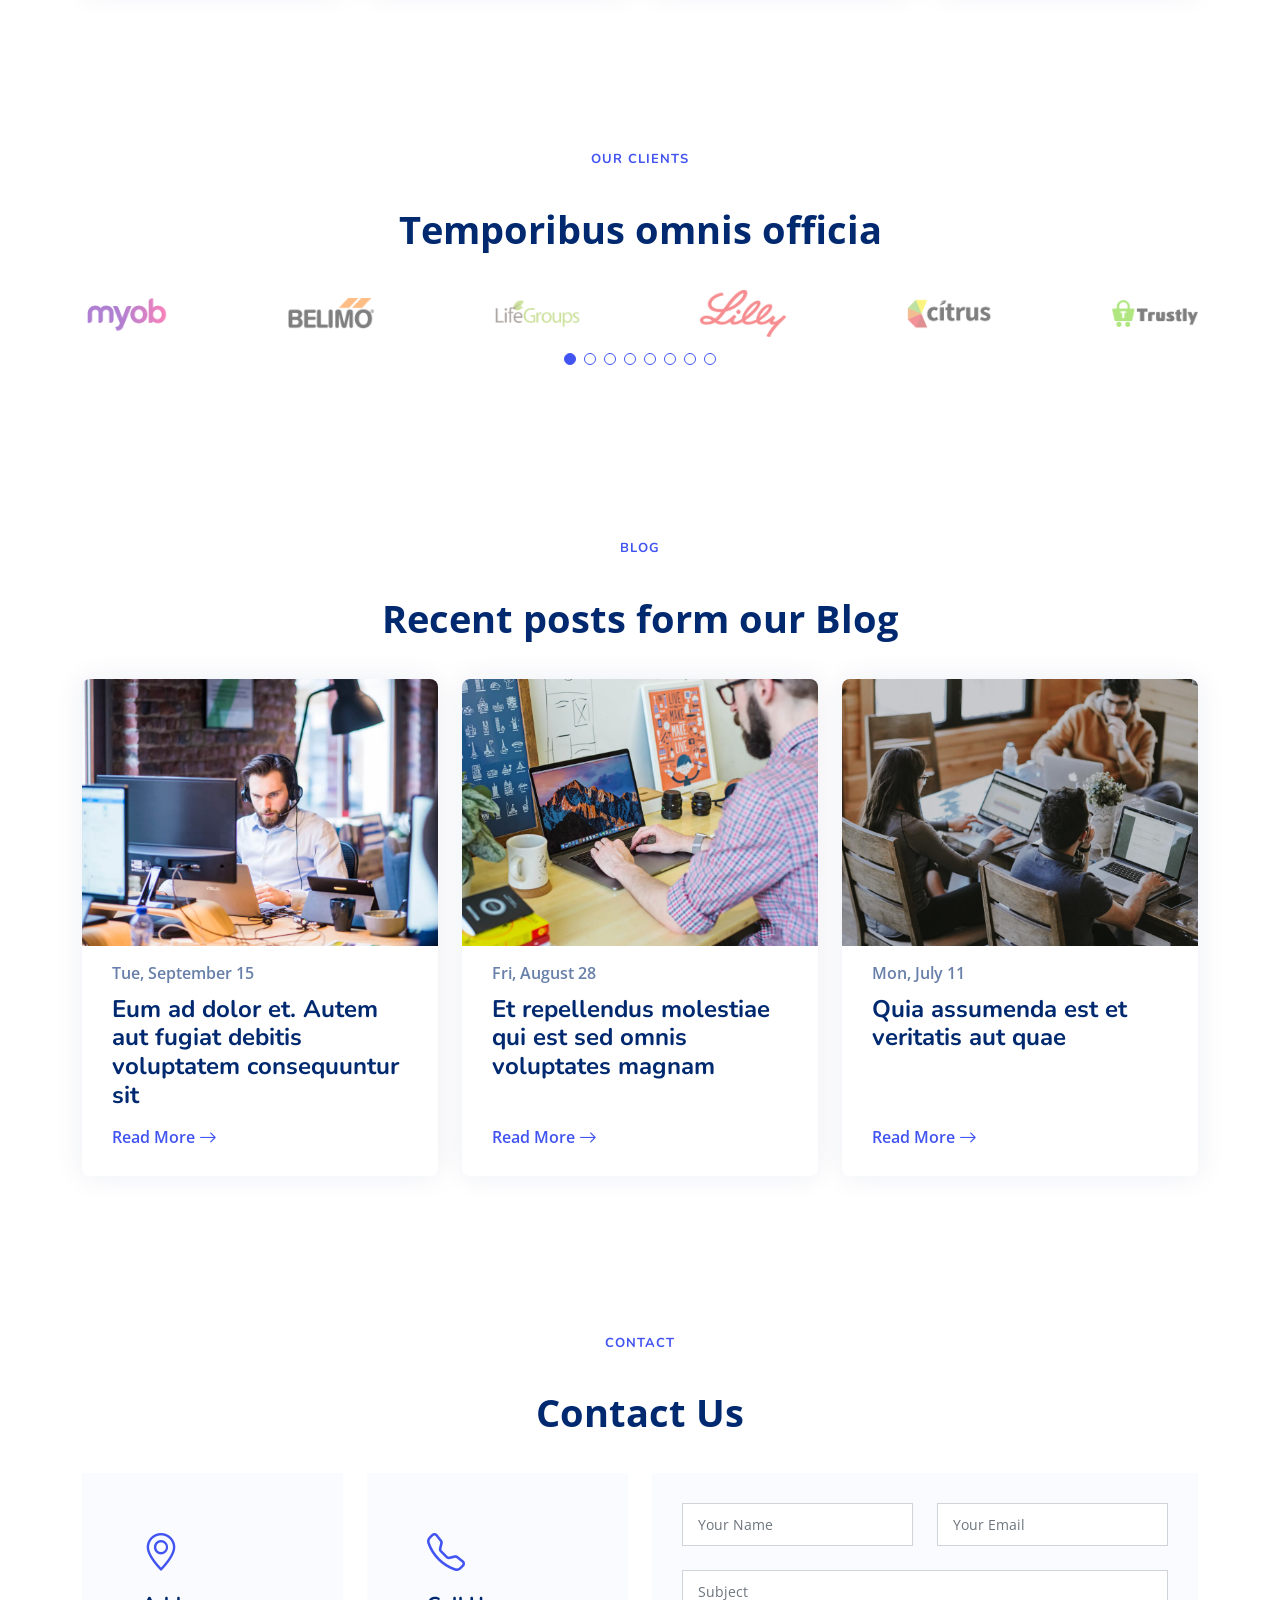
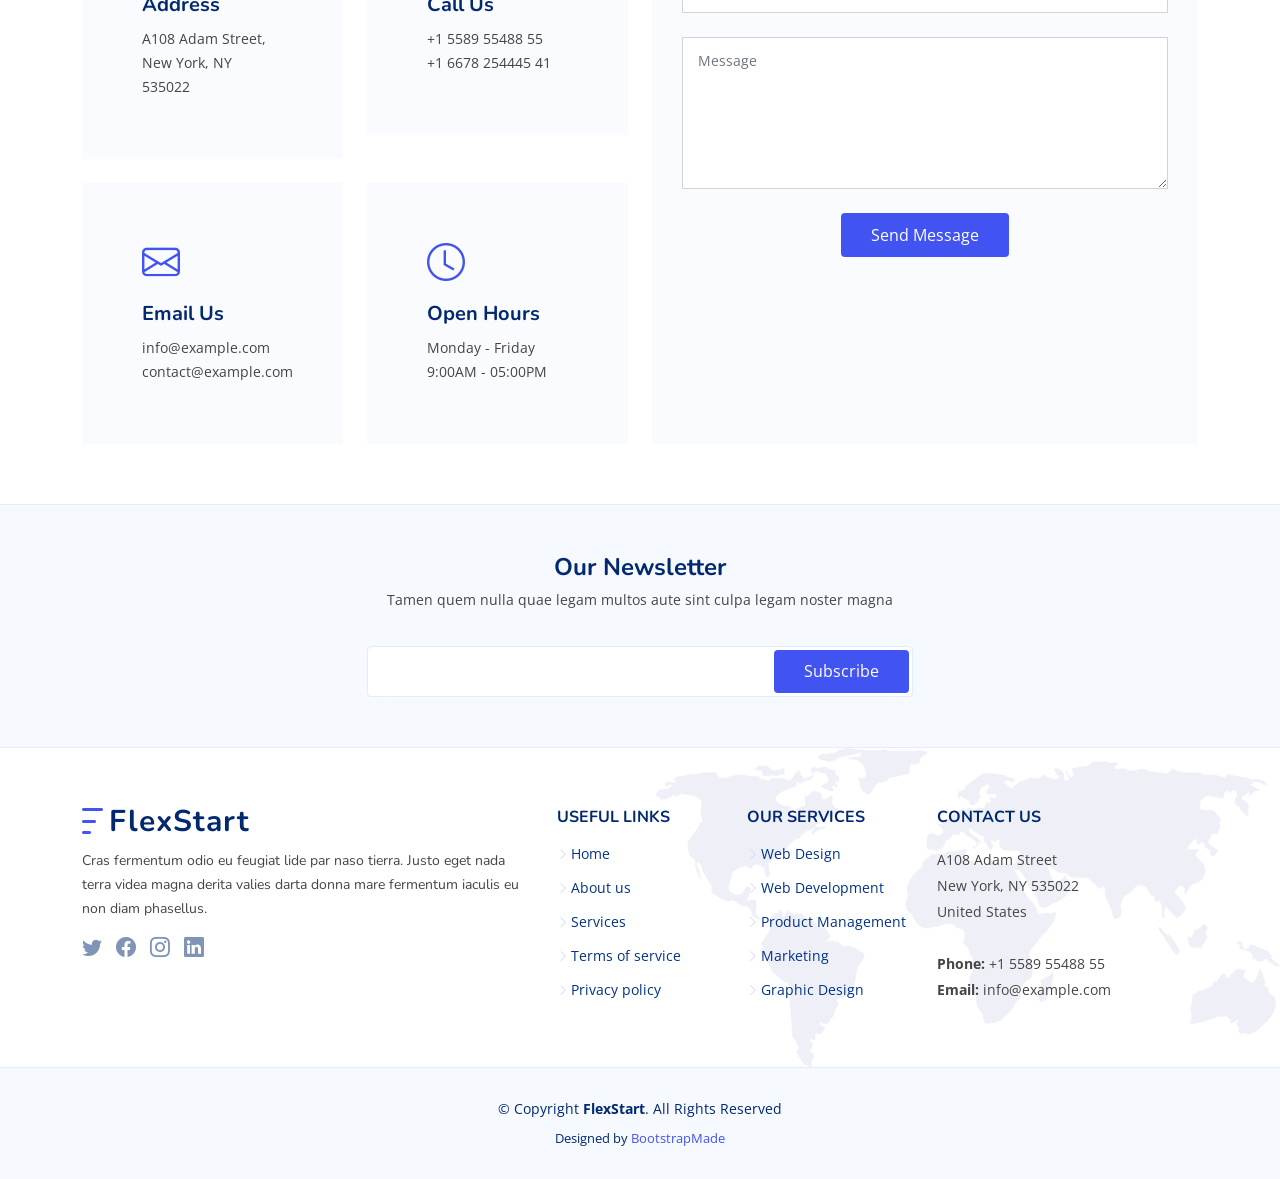
<file: public/Home/index.html>
<!DOCTYPE html>
<html lang="en">

<head>
  <meta charset="utf-8">
  <meta content="width=device-width, initial-scale=1.0" name="viewport">

  <title>FlexStart Bootstrap Template - Index</title>
  <meta content="" name="description">

  <meta content="" name="keywords">

  <!-- Favicons -->
  <link href="assets/img/favicon.png" rel="icon">
  <link href="assets/img/apple-touch-icon.png" rel="apple-touch-icon">

  <!-- Google Fonts -->
  <link href="https://fonts.googleapis.com/css?family=Open+Sans:300,300i,400,400i,600,600i,700,700i|Nunito:300,300i,400,400i,600,600i,700,700i|Poppins:300,300i,400,400i,500,500i,600,600i,700,700i" rel="stylesheet">

  <!-- Vendor CSS Files -->
  <link href="assets/vendor/aos/aos.css" rel="stylesheet">
  <link href="assets/vendor/bootstrap/css/bootstrap.min.css" rel="stylesheet">
  <link href="assets/vendor/bootstrap-icons/bootstrap-icons.css" rel="stylesheet">
  <link href="assets/vendor/glightbox/css/glightbox.min.css" rel="stylesheet">
  <link href="assets/vendor/remixicon/remixicon.css" rel="stylesheet">
  <link href="assets/vendor/swiper/swiper-bundle.min.css" rel="stylesheet">

  <!-- Template Main CSS File -->
  <link href="assets/css/style.css" rel="stylesheet">

  <!-- =======================================================
  * Template Name: FlexStart - v1.12.0
  * Template URL: https://bootstrapmade.com/flexstart-bootstrap-startup-template/
  * Author: BootstrapMade.com
  * License: https://bootstrapmade.com/license/
  ======================================================== -->
</head>

<body>

  <!-- ======= Header ======= -->
  <header id="header" class="header fixed-top">
    <div class="container-fluid container-xl d-flex align-items-center justify-content-between">

      <a href="index.html" class="logo d-flex align-items-center">
        <img src="assets/img/logo.png" alt="">
        <span>FlexStart</span>
      </a>

      <nav id="navbar" class="navbar">
        <ul>
          <li><a class="nav-link scrollto active" href="#hero">Home</a></li>
          <li><a class="nav-link scrollto" href="#about">About</a></li>
          <li><a class="nav-link scrollto" href="#services">Services</a></li>
          <li><a class="nav-link scrollto" href="#portfolio">Portfolio</a></li>
          <li><a class="nav-link scrollto" href="#team">Team</a></li>
          <li><a href="blog.html">Blog</a></li>
          <li class="dropdown"><a href="#"><span>Drop Down</span> <i class="bi bi-chevron-down"></i></a>
            <ul>
              <li><a href="#">Drop Down 1</a></li>
              <li class="dropdown"><a href="#"><span>Deep Drop Down</span> <i class="bi bi-chevron-right"></i></a>
                <ul>
                  <li><a href="#">Deep Drop Down 1</a></li>
                  <li><a href="#">Deep Drop Down 2</a></li>
                  <li><a href="#">Deep Drop Down 3</a></li>
                  <li><a href="#">Deep Drop Down 4</a></li>
                  <li><a href="#">Deep Drop Down 5</a></li>
                </ul>
              </li>
              <li><a href="#">Drop Down 2</a></li>
              <li><a href="#">Drop Down 3</a></li>
              <li><a href="#">Drop Down 4</a></li>
            </ul>
          </li>
          <li><a class="nav-link scrollto" href="#contact">Contact</a></li>
          <li><a class="getstarted scrollto" href="#about">Get Started</a></li>
        </ul>
        <i class="bi bi-list mobile-nav-toggle"></i>
      </nav><!-- .navbar -->

    </div>
  </header><!-- End Header -->

  <!-- ======= Hero Section ======= -->
  <section id="hero" class="hero d-flex align-items-center">

    <div class="container">
      <div class="row">
        <div class="col-lg-6 d-flex flex-column justify-content-center">
          <h1 data-aos="fade-up">We offer modern solutions for growing your business</h1>
          <h2 data-aos="fade-up" data-aos-delay="400">We are team of talented designers making websites with Bootstrap</h2>
          <div data-aos="fade-up" data-aos-delay="600">
            <div class="text-center text-lg-start">
              <a href="#about" class="btn-get-started scrollto d-inline-flex align-items-center justify-content-center align-self-center">
                <span>Get Started</span>
                <i class="bi bi-arrow-right"></i>
              </a>
            </div>
          </div>
        </div>
        <div class="col-lg-6 hero-img" data-aos="zoom-out" data-aos-delay="200">
          <img src="assets/img/hero-img.png" class="img-fluid" alt="">
        </div>
      </div>
    </div>

  </section><!-- End Hero -->

  <main id="main">
    <!-- ======= About Section ======= -->
    <section id="about" class="about">

      <div class="container" data-aos="fade-up">
        <div class="row gx-0">

          <div class="col-lg-6 d-flex flex-column justify-content-center" data-aos="fade-up" data-aos-delay="200">
            <div class="content">
              <h3>Who We Are</h3>
              <h2>Expedita voluptas omnis cupiditate totam eveniet nobis sint iste. Dolores est repellat corrupti reprehenderit.</h2>
              <p>
                Quisquam vel ut sint cum eos hic dolores aperiam. Sed deserunt et. Inventore et et dolor consequatur itaque ut voluptate sed et. Magnam nam ipsum tenetur suscipit voluptatum nam et est corrupti.
              </p>
              <div class="text-center text-lg-start">
                <a href="#" class="btn-read-more d-inline-flex align-items-center justify-content-center align-self-center">
                  <span>Read More</span>
                  <i class="bi bi-arrow-right"></i>
                </a>
              </div>
            </div>
          </div>

          <div class="col-lg-6 d-flex align-items-center" data-aos="zoom-out" data-aos-delay="200">
            <img src="assets/img/about.jpg" class="img-fluid" alt="">
          </div>

        </div>
      </div>

    </section><!-- End About Section -->

    <!-- ======= Values Section ======= -->
    <section id="values" class="values">

      <div class="container" data-aos="fade-up">

        <header class="section-header">
          <h2>Our Values</h2>
          <p>Odit est perspiciatis laborum et dicta</p>
        </header>

        <div class="row">

          <div class="col-lg-4" data-aos="fade-up" data-aos-delay="200">
            <div class="box">
              <img src="assets/img/values-1.png" class="img-fluid" alt="">
              <h3>Ad cupiditate sed est odio</h3>
              <p>Eum ad dolor et. Autem aut fugiat debitis voluptatem consequuntur sit. Et veritatis id.</p>
            </div>
          </div>

          <div class="col-lg-4 mt-4 mt-lg-0" data-aos="fade-up" data-aos-delay="400">
            <div class="box">
              <img src="assets/img/values-2.png" class="img-fluid" alt="">
              <h3>Voluptatem voluptatum alias</h3>
              <p>Repudiandae amet nihil natus in distinctio suscipit id. Doloremque ducimus ea sit non.</p>
            </div>
          </div>

          <div class="col-lg-4 mt-4 mt-lg-0" data-aos="fade-up" data-aos-delay="600">
            <div class="box">
              <img src="assets/img/values-3.png" class="img-fluid" alt="">
              <h3>Fugit cupiditate alias nobis.</h3>
              <p>Quam rem vitae est autem molestias explicabo debitis sint. Vero aliquid quidem commodi.</p>
            </div>
          </div>

        </div>

      </div>

    </section><!-- End Values Section -->

    <!-- ======= Counts Section ======= -->
    <section id="counts" class="counts">
      <div class="container" data-aos="fade-up">

        <div class="row gy-4">

          <div class="col-lg-3 col-md-6">
            <div class="count-box">
              <i class="bi bi-emoji-smile"></i>
              <div>
                <span data-purecounter-start="0" data-purecounter-end="232" data-purecounter-duration="1" class="purecounter"></span>
                <p>Happy Clients</p>
              </div>
            </div>
          </div>

          <div class="col-lg-3 col-md-6">
            <div class="count-box">
              <i class="bi bi-journal-richtext" style="color: #ee6c20;"></i>
              <div>
                <span data-purecounter-start="0" data-purecounter-end="521" data-purecounter-duration="1" class="purecounter"></span>
                <p>Projects</p>
              </div>
            </div>
          </div>

          <div class="col-lg-3 col-md-6">
            <div class="count-box">
              <i class="bi bi-headset" style="color: #15be56;"></i>
              <div>
                <span data-purecounter-start="0" data-purecounter-end="1463" data-purecounter-duration="1" class="purecounter"></span>
                <p>Hours Of Support</p>
              </div>
            </div>
          </div>

          <div class="col-lg-3 col-md-6">
            <div class="count-box">
              <i class="bi bi-people" style="color: #bb0852;"></i>
              <div>
                <span data-purecounter-start="0" data-purecounter-end="15" data-purecounter-duration="1" class="purecounter"></span>
                <p>Hard Workers</p>
              </div>
            </div>
          </div>

        </div>

      </div>
    </section><!-- End Counts Section -->

    <!-- ======= Features Section ======= -->
    <section id="features" class="features">

      <div class="container" data-aos="fade-up">

        <header class="section-header">
          <h2>Features</h2>
          <p>Laboriosam et omnis fuga quis dolor direda fara</p>
        </header>

        <div class="row">

          <div class="col-lg-6">
            <img src="assets/img/features.png" class="img-fluid" alt="">
          </div>

          <div class="col-lg-6 mt-5 mt-lg-0 d-flex">
            <div class="row align-self-center gy-4">

              <div class="col-md-6" data-aos="zoom-out" data-aos-delay="200">
                <div class="feature-box d-flex align-items-center">
                  <i class="bi bi-check"></i>
                  <h3>Eos aspernatur rem</h3>
                </div>
              </div>

              <div class="col-md-6" data-aos="zoom-out" data-aos-delay="300">
                <div class="feature-box d-flex align-items-center">
                  <i class="bi bi-check"></i>
                  <h3>Facilis neque ipsa</h3>
                </div>
              </div>

              <div class="col-md-6" data-aos="zoom-out" data-aos-delay="400">
                <div class="feature-box d-flex align-items-center">
                  <i class="bi bi-check"></i>
                  <h3>Volup amet voluptas</h3>
                </div>
              </div>

              <div class="col-md-6" data-aos="zoom-out" data-aos-delay="500">
                <div class="feature-box d-flex align-items-center">
                  <i class="bi bi-check"></i>
                  <h3>Rerum omnis sint</h3>
                </div>
              </div>

              <div class="col-md-6" data-aos="zoom-out" data-aos-delay="600">
                <div class="feature-box d-flex align-items-center">
                  <i class="bi bi-check"></i>
                  <h3>Alias possimus</h3>
                </div>
              </div>

              <div class="col-md-6" data-aos="zoom-out" data-aos-delay="700">
                <div class="feature-box d-flex align-items-center">
                  <i class="bi bi-check"></i>
                  <h3>Repellendus mollitia</h3>
                </div>
              </div>

            </div>
          </div>

        </div> <!-- / row -->

        <!-- Feature Tabs -->
        <div class="row feture-tabs" data-aos="fade-up">
          <div class="col-lg-6">
            <h3>Neque officiis dolore maiores et exercitationem quae est seda lidera pat claero</h3>

            <!-- Tabs -->
            <ul class="nav nav-pills mb-3">
              <li>
                <a class="nav-link active" data-bs-toggle="pill" href="#tab1">Saepe fuga</a>
              </li>
              <li>
                <a class="nav-link" data-bs-toggle="pill" href="#tab2">Voluptates</a>
              </li>
              <li>
                <a class="nav-link" data-bs-toggle="pill" href="#tab3">Corrupti</a>
              </li>
            </ul><!-- End Tabs -->

            <!-- Tab Content -->
            <div class="tab-content">

              <div class="tab-pane fade show active" id="tab1">
                <p>Consequuntur inventore voluptates consequatur aut vel et. Eos doloribus expedita. Sapiente atque consequatur minima nihil quae aspernatur quo suscipit voluptatem.</p>
                <div class="d-flex align-items-center mb-2">
                  <i class="bi bi-check2"></i>
                  <h4>Repudiandae rerum velit modi et officia quasi facilis</h4>
                </div>
                <p>Laborum omnis voluptates voluptas qui sit aliquam blanditiis. Sapiente minima commodi dolorum non eveniet magni quaerat nemo et.</p>
                <div class="d-flex align-items-center mb-2">
                  <i class="bi bi-check2"></i>
                  <h4>Incidunt non veritatis illum ea ut nisi</h4>
                </div>
                <p>Non quod totam minus repellendus autem sint velit. Rerum debitis facere soluta tenetur. Iure molestiae assumenda sunt qui inventore eligendi voluptates nisi at. Dolorem quo tempora. Quia et perferendis.</p>
              </div><!-- End Tab 1 Content -->

              <div class="tab-pane fade show" id="tab2">
                <p>Consequuntur inventore voluptates consequatur aut vel et. Eos doloribus expedita. Sapiente atque consequatur minima nihil quae aspernatur quo suscipit voluptatem.</p>
                <div class="d-flex align-items-center mb-2">
                  <i class="bi bi-check2"></i>
                  <h4>Repudiandae rerum velit modi et officia quasi facilis</h4>
                </div>
                <p>Laborum omnis voluptates voluptas qui sit aliquam blanditiis. Sapiente minima commodi dolorum non eveniet magni quaerat nemo et.</p>
                <div class="d-flex align-items-center mb-2">
                  <i class="bi bi-check2"></i>
                  <h4>Incidunt non veritatis illum ea ut nisi</h4>
                </div>
                <p>Non quod totam minus repellendus autem sint velit. Rerum debitis facere soluta tenetur. Iure molestiae assumenda sunt qui inventore eligendi voluptates nisi at. Dolorem quo tempora. Quia et perferendis.</p>
              </div><!-- End Tab 2 Content -->

              <div class="tab-pane fade show" id="tab3">
                <p>Consequuntur inventore voluptates consequatur aut vel et. Eos doloribus expedita. Sapiente atque consequatur minima nihil quae aspernatur quo suscipit voluptatem.</p>
                <div class="d-flex align-items-center mb-2">
                  <i class="bi bi-check2"></i>
                  <h4>Repudiandae rerum velit modi et officia quasi facilis</h4>
                </div>
                <p>Laborum omnis voluptates voluptas qui sit aliquam blanditiis. Sapiente minima commodi dolorum non eveniet magni quaerat nemo et.</p>
                <div class="d-flex align-items-center mb-2">
                  <i class="bi bi-check2"></i>
                  <h4>Incidunt non veritatis illum ea ut nisi</h4>
                </div>
                <p>Non quod totam minus repellendus autem sint velit. Rerum debitis facere soluta tenetur. Iure molestiae assumenda sunt qui inventore eligendi voluptates nisi at. Dolorem quo tempora. Quia et perferendis.</p>
              </div><!-- End Tab 3 Content -->

            </div>

          </div>

          <div class="col-lg-6">
            <img src="assets/img/features-2.png" class="img-fluid" alt="">
          </div>

        </div><!-- End Feature Tabs -->

        <!-- Feature Icons -->
        <div class="row feature-icons" data-aos="fade-up">
          <h3>Ratione mollitia eos ab laudantium rerum beatae quo</h3>

          <div class="row">

            <div class="col-xl-4 text-center" data-aos="fade-right" data-aos-delay="100">
              <img src="assets/img/features-3.png" class="img-fluid p-4" alt="">
            </div>

            <div class="col-xl-8 d-flex content">
              <div class="row align-self-center gy-4">

                <div class="col-md-6 icon-box" data-aos="fade-up">
                  <i class="ri-line-chart-line"></i>
                  <div>
                    <h4>Corporis voluptates sit</h4>
                    <p>Consequuntur sunt aut quasi enim aliquam quae harum pariatur laboris nisi ut aliquip</p>
                  </div>
                </div>

                <div class="col-md-6 icon-box" data-aos="fade-up" data-aos-delay="100">
                  <i class="ri-stack-line"></i>
                  <div>
                    <h4>Ullamco laboris nisi</h4>
                    <p>Excepteur sint occaecat cupidatat non proident, sunt in culpa qui officia deserunt</p>
                  </div>
                </div>

                <div class="col-md-6 icon-box" data-aos="fade-up" data-aos-delay="200">
                  <i class="ri-brush-4-line"></i>
                  <div>
                    <h4>Labore consequatur</h4>
                    <p>Aut suscipit aut cum nemo deleniti aut omnis. Doloribus ut maiores omnis facere</p>
                  </div>
                </div>

                <div class="col-md-6 icon-box" data-aos="fade-up" data-aos-delay="300">
                  <i class="ri-magic-line"></i>
                  <div>
                    <h4>Beatae veritatis</h4>
                    <p>Expedita veritatis consequuntur nihil tempore laudantium vitae denat pacta</p>
                  </div>
                </div>

                <div class="col-md-6 icon-box" data-aos="fade-up" data-aos-delay="400">
                  <i class="ri-command-line"></i>
                  <div>
                    <h4>Molestiae dolor</h4>
                    <p>Et fuga et deserunt et enim. Dolorem architecto ratione tensa raptor marte</p>
                  </div>
                </div>

                <div class="col-md-6 icon-box" data-aos="fade-up" data-aos-delay="500">
                  <i class="ri-radar-line"></i>
                  <div>
                    <h4>Explicabo consectetur</h4>
                    <p>Est autem dicta beatae suscipit. Sint veritatis et sit quasi ab aut inventore</p>
                  </div>
                </div>

              </div>
            </div>

          </div>

        </div><!-- End Feature Icons -->

      </div>

    </section><!-- End Features Section -->

    <!-- ======= Services Section ======= -->
    <section id="services" class="services">

      <div class="container" data-aos="fade-up">

        <header class="section-header">
          <h2>Services</h2>
          <p>Veritatis et dolores facere numquam et praesentium</p>
        </header>

        <div class="row gy-4">

          <div class="col-lg-4 col-md-6" data-aos="fade-up" data-aos-delay="200">
            <div class="service-box blue">
              <i class="ri-discuss-line icon"></i>
              <h3>Nesciunt Mete</h3>
              <p>Provident nihil minus qui consequatur non omnis maiores. Eos accusantium minus dolores iure perferendis tempore et consequatur.</p>
              <a href="#" class="read-more"><span>Read More</span> <i class="bi bi-arrow-right"></i></a>
            </div>
          </div>

          <div class="col-lg-4 col-md-6" data-aos="fade-up" data-aos-delay="300">
            <div class="service-box orange">
              <i class="ri-discuss-line icon"></i>
              <h3>Eosle Commodi</h3>
              <p>Ut autem aut autem non a. Sint sint sit facilis nam iusto sint. Libero corrupti neque eum hic non ut nesciunt dolorem.</p>
              <a href="#" class="read-more"><span>Read More</span> <i class="bi bi-arrow-right"></i></a>
            </div>
          </div>

          <div class="col-lg-4 col-md-6" data-aos="fade-up" data-aos-delay="400">
            <div class="service-box green">
              <i class="ri-discuss-line icon"></i>
              <h3>Ledo Markt</h3>
              <p>Ut excepturi voluptatem nisi sed. Quidem fuga consequatur. Minus ea aut. Vel qui id voluptas adipisci eos earum corrupti.</p>
              <a href="#" class="read-more"><span>Read More</span> <i class="bi bi-arrow-right"></i></a>
            </div>
          </div>

          <div class="col-lg-4 col-md-6" data-aos="fade-up" data-aos-delay="500">
            <div class="service-box red">
              <i class="ri-discuss-line icon"></i>
              <h3>Asperiores Commodi</h3>
              <p>Non et temporibus minus omnis sed dolor esse consequatur. Cupiditate sed error ea fuga sit provident adipisci neque.</p>
              <a href="#" class="read-more"><span>Read More</span> <i class="bi bi-arrow-right"></i></a>
            </div>
          </div>

          <div class="col-lg-4 col-md-6" data-aos="fade-up" data-aos-delay="600">
            <div class="service-box purple">
              <i class="ri-discuss-line icon"></i>
              <h3>Velit Doloremque.</h3>
              <p>Cumque et suscipit saepe. Est maiores autem enim facilis ut aut ipsam corporis aut. Sed animi at autem alias eius labore.</p>
              <a href="#" class="read-more"><span>Read More</span> <i class="bi bi-arrow-right"></i></a>
            </div>
          </div>

          <div class="col-lg-4 col-md-6" data-aos="fade-up" data-aos-delay="700">
            <div class="service-box pink">
              <i class="ri-discuss-line icon"></i>
              <h3>Dolori Architecto</h3>
              <p>Hic molestias ea quibusdam eos. Fugiat enim doloremque aut neque non et debitis iure. Corrupti recusandae ducimus enim.</p>
              <a href="#" class="read-more"><span>Read More</span> <i class="bi bi-arrow-right"></i></a>
            </div>
          </div>

        </div>

      </div>

    </section><!-- End Services Section -->

    <!-- ======= Pricing Section ======= -->
    <section id="pricing" class="pricing">

      <div class="container" data-aos="fade-up">

        <header class="section-header">
          <h2>Pricing</h2>
          <p>Check our Pricing</p>
        </header>

        <div class="row gy-4" data-aos="fade-left">

          <div class="col-lg-3 col-md-6" data-aos="zoom-in" data-aos-delay="100">
            <div class="box">
              <h3 style="color: #07d5c0;">Free Plan</h3>
              <div class="price"><sup>$</sup>0<span> / mo</span></div>
              <img src="assets/img/pricing-free.png" class="img-fluid" alt="">
              <ul>
                <li>Aida dere</li>
                <li>Nec feugiat nisl</li>
                <li>Nulla at volutpat dola</li>
                <li class="na">Pharetra massa</li>
                <li class="na">Massa ultricies mi</li>
              </ul>
              <a href="#" class="btn-buy">Buy Now</a>
            </div>
          </div>

          <div class="col-lg-3 col-md-6" data-aos="zoom-in" data-aos-delay="200">
            <div class="box">
              <span class="featured">Featured</span>
              <h3 style="color: #65c600;">Starter Plan</h3>
              <div class="price"><sup>$</sup>19<span> / mo</span></div>
              <img src="assets/img/pricing-starter.png" class="img-fluid" alt="">
              <ul>
                <li>Aida dere</li>
                <li>Nec feugiat nisl</li>
                <li>Nulla at volutpat dola</li>
                <li>Pharetra massa</li>
                <li class="na">Massa ultricies mi</li>
              </ul>
              <a href="#" class="btn-buy">Buy Now</a>
            </div>
          </div>

          <div class="col-lg-3 col-md-6" data-aos="zoom-in" data-aos-delay="300">
            <div class="box">
              <h3 style="color: #ff901c;">Business Plan</h3>
              <div class="price"><sup>$</sup>29<span> / mo</span></div>
              <img src="assets/img/pricing-business.png" class="img-fluid" alt="">
              <ul>
                <li>Aida dere</li>
                <li>Nec feugiat nisl</li>
                <li>Nulla at volutpat dola</li>
                <li>Pharetra massa</li>
                <li>Massa ultricies mi</li>
              </ul>
              <a href="#" class="btn-buy">Buy Now</a>
            </div>
          </div>

          <div class="col-lg-3 col-md-6" data-aos="zoom-in" data-aos-delay="400">
            <div class="box">
              <h3 style="color: #ff0071;">Ultimate Plan</h3>
              <div class="price"><sup>$</sup>49<span> / mo</span></div>
              <img src="assets/img/pricing-ultimate.png" class="img-fluid" alt="">
              <ul>
                <li>Aida dere</li>
                <li>Nec feugiat nisl</li>
                <li>Nulla at volutpat dola</li>
                <li>Pharetra massa</li>
                <li>Massa ultricies mi</li>
              </ul>
              <a href="#" class="btn-buy">Buy Now</a>
            </div>
          </div>

        </div>

      </div>

    </section><!-- End Pricing Section -->

    <!-- ======= F.A.Q Section ======= -->
    <section id="faq" class="faq">

      <div class="container" data-aos="fade-up">

        <header class="section-header">
          <h2>F.A.Q</h2>
          <p>Frequently Asked Questions</p>
        </header>

        <div class="row">
          <div class="col-lg-6">
            <!-- F.A.Q List 1-->
            <div class="accordion accordion-flush" id="faqlist1">
              <div class="accordion-item">
                <h2 class="accordion-header">
                  <button class="accordion-button collapsed" type="button" data-bs-toggle="collapse" data-bs-target="#faq-content-1">
                    Non consectetur a erat nam at lectus urna duis?
                  </button>
                </h2>
                <div id="faq-content-1" class="accordion-collapse collapse" data-bs-parent="#faqlist1">
                  <div class="accordion-body">
                    Feugiat pretium nibh ipsum consequat. Tempus iaculis urna id volutpat lacus laoreet non curabitur gravida. Venenatis lectus magna fringilla urna porttitor rhoncus dolor purus non.
                  </div>
                </div>
              </div>

              <div class="accordion-item">
                <h2 class="accordion-header">
                  <button class="accordion-button collapsed" type="button" data-bs-toggle="collapse" data-bs-target="#faq-content-2">
                    Feugiat scelerisque varius morbi enim nunc faucibus a pellentesque?
                  </button>
                </h2>
                <div id="faq-content-2" class="accordion-collapse collapse" data-bs-parent="#faqlist1">
                  <div class="accordion-body">
                    Dolor sit amet consectetur adipiscing elit pellentesque habitant morbi. Id interdum velit laoreet id donec ultrices. Fringilla phasellus faucibus scelerisque eleifend donec pretium. Est pellentesque elit ullamcorper dignissim. Mauris ultrices eros in cursus turpis massa tincidunt dui.
                  </div>
                </div>
              </div>

              <div class="accordion-item">
                <h2 class="accordion-header">
                  <button class="accordion-button collapsed" type="button" data-bs-toggle="collapse" data-bs-target="#faq-content-3">
                    Dolor sit amet consectetur adipiscing elit pellentesque habitant morbi?
                  </button>
                </h2>
                <div id="faq-content-3" class="accordion-collapse collapse" data-bs-parent="#faqlist1">
                  <div class="accordion-body">
                    Eleifend mi in nulla posuere sollicitudin aliquam ultrices sagittis orci. Faucibus pulvinar elementum integer enim. Sem nulla pharetra diam sit amet nisl suscipit. Rutrum tellus pellentesque eu tincidunt. Lectus urna duis convallis convallis tellus. Urna molestie at elementum eu facilisis sed odio morbi quis
                  </div>
                </div>
              </div>

            </div>
          </div>

          <div class="col-lg-6">

            <!-- F.A.Q List 2-->
            <div class="accordion accordion-flush" id="faqlist2">

              <div class="accordion-item">
                <h2 class="accordion-header">
                  <button class="accordion-button collapsed" type="button" data-bs-toggle="collapse" data-bs-target="#faq2-content-1">
                    Ac odio tempor orci dapibus. Aliquam eleifend mi in nulla?
                  </button>
                </h2>
                <div id="faq2-content-1" class="accordion-collapse collapse" data-bs-parent="#faqlist2">
                  <div class="accordion-body">
                    Dolor sit amet consectetur adipiscing elit pellentesque habitant morbi. Id interdum velit laoreet id donec ultrices. Fringilla phasellus faucibus scelerisque eleifend donec pretium. Est pellentesque elit ullamcorper dignissim. Mauris ultrices eros in cursus turpis massa tincidunt dui.
                  </div>
                </div>
              </div>

              <div class="accordion-item">
                <h2 class="accordion-header">
                  <button class="accordion-button collapsed" type="button" data-bs-toggle="collapse" data-bs-target="#faq2-content-2">
                    Tempus quam pellentesque nec nam aliquam sem et tortor consequat?
                  </button>
                </h2>
                <div id="faq2-content-2" class="accordion-collapse collapse" data-bs-parent="#faqlist2">
                  <div class="accordion-body">
                    Molestie a iaculis at erat pellentesque adipiscing commodo. Dignissim suspendisse in est ante in. Nunc vel risus commodo viverra maecenas accumsan. Sit amet nisl suscipit adipiscing bibendum est. Purus gravida quis blandit turpis cursus in
                  </div>
                </div>
              </div>

              <div class="accordion-item">
                <h2 class="accordion-header">
                  <button class="accordion-button collapsed" type="button" data-bs-toggle="collapse" data-bs-target="#faq2-content-3">
                    Varius vel pharetra vel turpis nunc eget lorem dolor?
                  </button>
                </h2>
                <div id="faq2-content-3" class="accordion-collapse collapse" data-bs-parent="#faqlist2">
                  <div class="accordion-body">
                    Laoreet sit amet cursus sit amet dictum sit amet justo. Mauris vitae ultricies leo integer malesuada nunc vel. Tincidunt eget nullam non nisi est sit amet. Turpis nunc eget lorem dolor sed. Ut venenatis tellus in metus vulputate eu scelerisque. Pellentesque diam volutpat commodo sed egestas egestas fringilla phasellus faucibus. Nibh tellus molestie nunc non blandit massa enim nec.
                  </div>
                </div>
              </div>

            </div>
          </div>

        </div>

      </div>

    </section><!-- End F.A.Q Section -->

    <!-- ======= Portfolio Section ======= -->
    <section id="portfolio" class="portfolio">

      <div class="container" data-aos="fade-up">

        <header class="section-header">
          <h2>Portfolio</h2>
          <p>Check our latest work</p>
        </header>

        <div class="row" data-aos="fade-up" data-aos-delay="100">
          <div class="col-lg-12 d-flex justify-content-center">
            <ul id="portfolio-flters">
              <li data-filter="*" class="filter-active">All</li>
              <li data-filter=".filter-app">App</li>
              <li data-filter=".filter-card">Card</li>
              <li data-filter=".filter-web">Web</li>
            </ul>
          </div>
        </div>

        <div class="row gy-4 portfolio-container" data-aos="fade-up" data-aos-delay="200">

          <div class="col-lg-4 col-md-6 portfolio-item filter-app">
            <div class="portfolio-wrap">
              <img src="assets/img/portfolio/portfolio-1.jpg" class="img-fluid" alt="">
              <div class="portfolio-info">
                <h4>App 1</h4>
                <p>App</p>
                <div class="portfolio-links">
                  <a href="assets/img/portfolio/portfolio-1.jpg" data-gallery="portfolioGallery" class="portfokio-lightbox" title="App 1"><i class="bi bi-plus"></i></a>
                  <a href="portfolio-details.html" title="More Details"><i class="bi bi-link"></i></a>
                </div>
              </div>
            </div>
          </div>

          <div class="col-lg-4 col-md-6 portfolio-item filter-web">
            <div class="portfolio-wrap">
              <img src="assets/img/portfolio/portfolio-2.jpg" class="img-fluid" alt="">
              <div class="portfolio-info">
                <h4>Web 3</h4>
                <p>Web</p>
                <div class="portfolio-links">
                  <a href="assets/img/portfolio/portfolio-2.jpg" data-gallery="portfolioGallery" class="portfokio-lightbox" title="Web 3"><i class="bi bi-plus"></i></a>
                  <a href="portfolio-details.html" title="More Details"><i class="bi bi-link"></i></a>
                </div>
              </div>
            </div>
          </div>

          <div class="col-lg-4 col-md-6 portfolio-item filter-app">
            <div class="portfolio-wrap">
              <img src="assets/img/portfolio/portfolio-3.jpg" class="img-fluid" alt="">
              <div class="portfolio-info">
                <h4>App 2</h4>
                <p>App</p>
                <div class="portfolio-links">
                  <a href="assets/img/portfolio/portfolio-3.jpg" data-gallery="portfolioGallery" class="portfokio-lightbox" title="App 2"><i class="bi bi-plus"></i></a>
                  <a href="portfolio-details.html" title="More Details"><i class="bi bi-link"></i></a>
                </div>
              </div>
            </div>
          </div>

          <div class="col-lg-4 col-md-6 portfolio-item filter-card">
            <div class="portfolio-wrap">
              <img src="assets/img/portfolio/portfolio-4.jpg" class="img-fluid" alt="">
              <div class="portfolio-info">
                <h4>Card 2</h4>
                <p>Card</p>
                <div class="portfolio-links">
                  <a href="assets/img/portfolio/portfolio-4.jpg" data-gallery="portfolioGallery" class="portfokio-lightbox" title="Card 2"><i class="bi bi-plus"></i></a>
                  <a href="portfolio-details.html" title="More Details"><i class="bi bi-link"></i></a>
                </div>
              </div>
            </div>
          </div>

          <div class="col-lg-4 col-md-6 portfolio-item filter-web">
            <div class="portfolio-wrap">
              <img src="assets/img/portfolio/portfolio-5.jpg" class="img-fluid" alt="">
              <div class="portfolio-info">
                <h4>Web 2</h4>
                <p>Web</p>
                <div class="portfolio-links">
                  <a href="assets/img/portfolio/portfolio-5.jpg" data-gallery="portfolioGallery" class="portfokio-lightbox" title="Web 2"><i class="bi bi-plus"></i></a>
                  <a href="portfolio-details.html" title="More Details"><i class="bi bi-link"></i></a>
                </div>
              </div>
            </div>
          </div>

          <div class="col-lg-4 col-md-6 portfolio-item filter-app">
            <div class="portfolio-wrap">
              <img src="assets/img/portfolio/portfolio-6.jpg" class="img-fluid" alt="">
              <div class="portfolio-info">
                <h4>App 3</h4>
                <p>App</p>
                <div class="portfolio-links">
                  <a href="assets/img/portfolio/portfolio-6.jpg" data-gallery="portfolioGallery" class="portfokio-lightbox" title="App 3"><i class="bi bi-plus"></i></a>
                  <a href="portfolio-details.html" title="More Details"><i class="bi bi-link"></i></a>
                </div>
              </div>
            </div>
          </div>

          <div class="col-lg-4 col-md-6 portfolio-item filter-card">
            <div class="portfolio-wrap">
              <img src="assets/img/portfolio/portfolio-7.jpg" class="img-fluid" alt="">
              <div class="portfolio-info">
                <h4>Card 1</h4>
                <p>Card</p>
                <div class="portfolio-links">
                  <a href="assets/img/portfolio/portfolio-7.jpg" data-gallery="portfolioGallery" class="portfokio-lightbox" title="Card 1"><i class="bi bi-plus"></i></a>
                  <a href="portfolio-details.html" title="More Details"><i class="bi bi-link"></i></a>
                </div>
              </div>
            </div>
          </div>

          <div class="col-lg-4 col-md-6 portfolio-item filter-card">
            <div class="portfolio-wrap">
              <img src="assets/img/portfolio/portfolio-8.jpg" class="img-fluid" alt="">
              <div class="portfolio-info">
                <h4>Card 3</h4>
                <p>Card</p>
                <div class="portfolio-links">
                  <a href="assets/img/portfolio/portfolio-8.jpg" data-gallery="portfolioGallery" class="portfokio-lightbox" title="Card 3"><i class="bi bi-plus"></i></a>
                  <a href="portfolio-details.html" title="More Details"><i class="bi bi-link"></i></a>
                </div>
              </div>
            </div>
          </div>

          <div class="col-lg-4 col-md-6 portfolio-item filter-web">
            <div class="portfolio-wrap">
              <img src="assets/img/portfolio/portfolio-9.jpg" class="img-fluid" alt="">
              <div class="portfolio-info">
                <h4>Web 3</h4>
                <p>Web</p>
                <div class="portfolio-links">
                  <a href="assets/img/portfolio/portfolio-9.jpg" data-gallery="portfolioGallery" class="portfokio-lightbox" title="Web 3"><i class="bi bi-plus"></i></a>
                  <a href="portfolio-details.html" title="More Details"><i class="bi bi-link"></i></a>
                </div>
              </div>
            </div>
          </div>

        </div>

      </div>

    </section><!-- End Portfolio Section -->

    <!-- ======= Testimonials Section ======= -->
    <section id="testimonials" class="testimonials">

      <div class="container" data-aos="fade-up">

        <header class="section-header">
          <h2>Testimonials</h2>
          <p>What they are saying about us</p>
        </header>

        <div class="testimonials-slider swiper" data-aos="fade-up" data-aos-delay="200">
          <div class="swiper-wrapper">

            <div class="swiper-slide">
              <div class="testimonial-item">
                <div class="stars">
                  <i class="bi bi-star-fill"></i><i class="bi bi-star-fill"></i><i class="bi bi-star-fill"></i><i class="bi bi-star-fill"></i><i class="bi bi-star-fill"></i>
                </div>
                <p>
                  Proin iaculis purus consequat sem cure digni ssim donec porttitora entum suscipit rhoncus. Accusantium quam, ultricies eget id, aliquam eget nibh et. Maecen aliquam, risus at semper.
                </p>
                <div class="profile mt-auto">
                  <img src="assets/img/testimonials/testimonials-1.jpg" class="testimonial-img" alt="">
                  <h3>Saul Goodman</h3>
                  <h4>Ceo &amp; Founder</h4>
                </div>
              </div>
            </div><!-- End testimonial item -->

            <div class="swiper-slide">
              <div class="testimonial-item">
                <div class="stars">
                  <i class="bi bi-star-fill"></i><i class="bi bi-star-fill"></i><i class="bi bi-star-fill"></i><i class="bi bi-star-fill"></i><i class="bi bi-star-fill"></i>
                </div>
                <p>
                  Export tempor illum tamen malis malis eram quae irure esse labore quem cillum quid cillum eram malis quorum velit fore eram velit sunt aliqua noster fugiat irure amet legam anim culpa.
                </p>
                <div class="profile mt-auto">
                  <img src="assets/img/testimonials/testimonials-2.jpg" class="testimonial-img" alt="">
                  <h3>Sara Wilsson</h3>
                  <h4>Designer</h4>
                </div>
              </div>
            </div><!-- End testimonial item -->

            <div class="swiper-slide">
              <div class="testimonial-item">
                <div class="stars">
                  <i class="bi bi-star-fill"></i><i class="bi bi-star-fill"></i><i class="bi bi-star-fill"></i><i class="bi bi-star-fill"></i><i class="bi bi-star-fill"></i>
                </div>
                <p>
                  Enim nisi quem export duis labore cillum quae magna enim sint quorum nulla quem veniam duis minim tempor labore quem eram duis noster aute amet eram fore quis sint minim.
                </p>
                <div class="profile mt-auto">
                  <img src="assets/img/testimonials/testimonials-3.jpg" class="testimonial-img" alt="">
                  <h3>Jena Karlis</h3>
                  <h4>Store Owner</h4>
                </div>
              </div>
            </div><!-- End testimonial item -->

            <div class="swiper-slide">
              <div class="testimonial-item">
                <div class="stars">
                  <i class="bi bi-star-fill"></i><i class="bi bi-star-fill"></i><i class="bi bi-star-fill"></i><i class="bi bi-star-fill"></i><i class="bi bi-star-fill"></i>
                </div>
                <p>
                  Fugiat enim eram quae cillum dolore dolor amet nulla culpa multos export minim fugiat minim velit minim dolor enim duis veniam ipsum anim magna sunt elit fore quem dolore labore illum veniam.
                </p>
                <div class="profile mt-auto">
                  <img src="assets/img/testimonials/testimonials-4.jpg" class="testimonial-img" alt="">
                  <h3>Matt Brandon</h3>
                  <h4>Freelancer</h4>
                </div>
              </div>
            </div><!-- End testimonial item -->

            <div class="swiper-slide">
              <div class="testimonial-item">
                <div class="stars">
                  <i class="bi bi-star-fill"></i><i class="bi bi-star-fill"></i><i class="bi bi-star-fill"></i><i class="bi bi-star-fill"></i><i class="bi bi-star-fill"></i>
                </div>
                <p>
                  Quis quorum aliqua sint quem legam fore sunt eram irure aliqua veniam tempor noster veniam enim culpa labore duis sunt culpa nulla illum cillum fugiat legam esse veniam culpa fore nisi cillum quid.
                </p>
                <div class="profile mt-auto">
                  <img src="assets/img/testimonials/testimonials-5.jpg" class="testimonial-img" alt="">
                  <h3>John Larson</h3>
                  <h4>Entrepreneur</h4>
                </div>
              </div>
            </div><!-- End testimonial item -->

          </div>
          <div class="swiper-pagination"></div>
        </div>

      </div>

    </section><!-- End Testimonials Section -->

    <!-- ======= Team Section ======= -->
    <section id="team" class="team">

      <div class="container" data-aos="fade-up">

        <header class="section-header">
          <h2>Team</h2>
          <p>Our hard working team</p>
        </header>

        <div class="row gy-4">

          <div class="col-lg-3 col-md-6 d-flex align-items-stretch" data-aos="fade-up" data-aos-delay="100">
            <div class="member">
              <div class="member-img">
                <img src="assets/img/team/team-1.jpg" class="img-fluid" alt="">
                <div class="social">
                  <a href=""><i class="bi bi-twitter"></i></a>
                  <a href=""><i class="bi bi-facebook"></i></a>
                  <a href=""><i class="bi bi-instagram"></i></a>
                  <a href=""><i class="bi bi-linkedin"></i></a>
                </div>
              </div>
              <div class="member-info">
                <h4>Walter White</h4>
                <span>Chief Executive Officer</span>
                <p>Velit aut quia fugit et et. Dolorum ea voluptate vel tempore tenetur ipsa quae aut. Ipsum exercitationem iure minima enim corporis et voluptate.</p>
              </div>
            </div>
          </div>

          <div class="col-lg-3 col-md-6 d-flex align-items-stretch" data-aos="fade-up" data-aos-delay="200">
            <div class="member">
              <div class="member-img">
                <img src="assets/img/team/team-2.jpg" class="img-fluid" alt="">
                <div class="social">
                  <a href=""><i class="bi bi-twitter"></i></a>
                  <a href=""><i class="bi bi-facebook"></i></a>
                  <a href=""><i class="bi bi-instagram"></i></a>
                  <a href=""><i class="bi bi-linkedin"></i></a>
                </div>
              </div>
              <div class="member-info">
                <h4>Sarah Jhonson</h4>
                <span>Product Manager</span>
                <p>Quo esse repellendus quia id. Est eum et accusantium pariatur fugit nihil minima suscipit corporis. Voluptate sed quas reiciendis animi neque sapiente.</p>
              </div>
            </div>
          </div>

          <div class="col-lg-3 col-md-6 d-flex align-items-stretch" data-aos="fade-up" data-aos-delay="300">
            <div class="member">
              <div class="member-img">
                <img src="assets/img/team/team-3.jpg" class="img-fluid" alt="">
                <div class="social">
                  <a href=""><i class="bi bi-twitter"></i></a>
                  <a href=""><i class="bi bi-facebook"></i></a>
                  <a href=""><i class="bi bi-instagram"></i></a>
                  <a href=""><i class="bi bi-linkedin"></i></a>
                </div>
              </div>
              <div class="member-info">
                <h4>William Anderson</h4>
                <span>CTO</span>
                <p>Vero omnis enim consequatur. Voluptas consectetur unde qui molestiae deserunt. Voluptates enim aut architecto porro aspernatur molestiae modi.</p>
              </div>
            </div>
          </div>

          <div class="col-lg-3 col-md-6 d-flex align-items-stretch" data-aos="fade-up" data-aos-delay="400">
            <div class="member">
              <div class="member-img">
                <img src="assets/img/team/team-4.jpg" class="img-fluid" alt="">
                <div class="social">
                  <a href=""><i class="bi bi-twitter"></i></a>
                  <a href=""><i class="bi bi-facebook"></i></a>
                  <a href=""><i class="bi bi-instagram"></i></a>
                  <a href=""><i class="bi bi-linkedin"></i></a>
                </div>
              </div>
              <div class="member-info">
                <h4>Amanda Jepson</h4>
                <span>Accountant</span>
                <p>Rerum voluptate non adipisci animi distinctio et deserunt amet voluptas. Quia aut aliquid doloremque ut possimus ipsum officia.</p>
              </div>
            </div>
          </div>

        </div>

      </div>

    </section><!-- End Team Section -->

    <!-- ======= Clients Section ======= -->
    <section id="clients" class="clients">

      <div class="container" data-aos="fade-up">

        <header class="section-header">
          <h2>Our Clients</h2>
          <p>Temporibus omnis officia</p>
        </header>

        <div class="clients-slider swiper">
          <div class="swiper-wrapper align-items-center">
            <div class="swiper-slide"><img src="assets/img/clients/client-1.png" class="img-fluid" alt=""></div>
            <div class="swiper-slide"><img src="assets/img/clients/client-2.png" class="img-fluid" alt=""></div>
            <div class="swiper-slide"><img src="assets/img/clients/client-3.png" class="img-fluid" alt=""></div>
            <div class="swiper-slide"><img src="assets/img/clients/client-4.png" class="img-fluid" alt=""></div>
            <div class="swiper-slide"><img src="assets/img/clients/client-5.png" class="img-fluid" alt=""></div>
            <div class="swiper-slide"><img src="assets/img/clients/client-6.png" class="img-fluid" alt=""></div>
            <div class="swiper-slide"><img src="assets/img/clients/client-7.png" class="img-fluid" alt=""></div>
            <div class="swiper-slide"><img src="assets/img/clients/client-8.png" class="img-fluid" alt=""></div>
          </div>
          <div class="swiper-pagination"></div>
        </div>
      </div>

    </section><!-- End Clients Section -->

    <!-- ======= Recent Blog Posts Section ======= -->
    <section id="recent-blog-posts" class="recent-blog-posts">

      <div class="container" data-aos="fade-up">

        <header class="section-header">
          <h2>Blog</h2>
          <p>Recent posts form our Blog</p>
        </header>

        <div class="row">

          <div class="col-lg-4">
            <div class="post-box">
              <div class="post-img"><img src="assets/img/blog/blog-1.jpg" class="img-fluid" alt=""></div>
              <span class="post-date">Tue, September 15</span>
              <h3 class="post-title">Eum ad dolor et. Autem aut fugiat debitis voluptatem consequuntur sit</h3>
              <a href="blog-single.html" class="readmore stretched-link mt-auto"><span>Read More</span><i class="bi bi-arrow-right"></i></a>
            </div>
          </div>

          <div class="col-lg-4">
            <div class="post-box">
              <div class="post-img"><img src="assets/img/blog/blog-2.jpg" class="img-fluid" alt=""></div>
              <span class="post-date">Fri, August 28</span>
              <h3 class="post-title">Et repellendus molestiae qui est sed omnis voluptates magnam</h3>
              <a href="blog-single.html" class="readmore stretched-link mt-auto"><span>Read More</span><i class="bi bi-arrow-right"></i></a>
            </div>
          </div>

          <div class="col-lg-4">
            <div class="post-box">
              <div class="post-img"><img src="assets/img/blog/blog-3.jpg" class="img-fluid" alt=""></div>
              <span class="post-date">Mon, July 11</span>
              <h3 class="post-title">Quia assumenda est et veritatis aut quae</h3>
              <a href="blog-single.html" class="readmore stretched-link mt-auto"><span>Read More</span><i class="bi bi-arrow-right"></i></a>
            </div>
          </div>

        </div>

      </div>

    </section><!-- End Recent Blog Posts Section -->

    <!-- ======= Contact Section ======= -->
    <section id="contact" class="contact">

      <div class="container" data-aos="fade-up">

        <header class="section-header">
          <h2>Contact</h2>
          <p>Contact Us</p>
        </header>

        <div class="row gy-4">

          <div class="col-lg-6">

            <div class="row gy-4">
              <div class="col-md-6">
                <div class="info-box">
                  <i class="bi bi-geo-alt"></i>
                  <h3>Address</h3>
                  <p>A108 Adam Street,<br>New York, NY 535022</p>
                </div>
              </div>
              <div class="col-md-6">
                <div class="info-box">
                  <i class="bi bi-telephone"></i>
                  <h3>Call Us</h3>
                  <p>+1 5589 55488 55<br>+1 6678 254445 41</p>
                </div>
              </div>
              <div class="col-md-6">
                <div class="info-box">
                  <i class="bi bi-envelope"></i>
                  <h3>Email Us</h3>
                  <p>info@example.com<br>contact@example.com</p>
                </div>
              </div>
              <div class="col-md-6">
                <div class="info-box">
                  <i class="bi bi-clock"></i>
                  <h3>Open Hours</h3>
                  <p>Monday - Friday<br>9:00AM - 05:00PM</p>
                </div>
              </div>
            </div>

          </div>

          <div class="col-lg-6">
            <form action="forms/contact.php" method="post" class="php-email-form">
              <div class="row gy-4">

                <div class="col-md-6">
                  <input type="text" name="name" class="form-control" placeholder="Your Name" required>
                </div>

                <div class="col-md-6 ">
                  <input type="email" class="form-control" name="email" placeholder="Your Email" required>
                </div>

                <div class="col-md-12">
                  <input type="text" class="form-control" name="subject" placeholder="Subject" required>
                </div>

                <div class="col-md-12">
                  <textarea class="form-control" name="message" rows="6" placeholder="Message" required></textarea>
                </div>

                <div class="col-md-12 text-center">
                  <div class="loading">Loading</div>
                  <div class="error-message"></div>
                  <div class="sent-message">Your message has been sent. Thank you!</div>

                  <button type="submit">Send Message</button>
                </div>

              </div>
            </form>

          </div>

        </div>

      </div>

    </section><!-- End Contact Section -->

  </main><!-- End #main -->

  <!-- ======= Footer ======= -->
  <footer id="footer" class="footer">

    <div class="footer-newsletter">
      <div class="container">
        <div class="row justify-content-center">
          <div class="col-lg-12 text-center">
            <h4>Our Newsletter</h4>
            <p>Tamen quem nulla quae legam multos aute sint culpa legam noster magna</p>
          </div>
          <div class="col-lg-6">
            <form action="" method="post">
              <input type="email" name="email"><input type="submit" value="Subscribe">
            </form>
          </div>
        </div>
      </div>
    </div>

    <div class="footer-top">
      <div class="container">
        <div class="row gy-4">
          <div class="col-lg-5 col-md-12 footer-info">
            <a href="index.html" class="logo d-flex align-items-center">
              <img src="assets/img/logo.png" alt="">
              <span>FlexStart</span>
            </a>
            <p>Cras fermentum odio eu feugiat lide par naso tierra. Justo eget nada terra videa magna derita valies darta donna mare fermentum iaculis eu non diam phasellus.</p>
            <div class="social-links mt-3">
              <a href="#" class="twitter"><i class="bi bi-twitter"></i></a>
              <a href="#" class="facebook"><i class="bi bi-facebook"></i></a>
              <a href="#" class="instagram"><i class="bi bi-instagram"></i></a>
              <a href="#" class="linkedin"><i class="bi bi-linkedin"></i></a>
            </div>
          </div>

          <div class="col-lg-2 col-6 footer-links">
            <h4>Useful Links</h4>
            <ul>
              <li><i class="bi bi-chevron-right"></i> <a href="#">Home</a></li>
              <li><i class="bi bi-chevron-right"></i> <a href="#">About us</a></li>
              <li><i class="bi bi-chevron-right"></i> <a href="#">Services</a></li>
              <li><i class="bi bi-chevron-right"></i> <a href="#">Terms of service</a></li>
              <li><i class="bi bi-chevron-right"></i> <a href="#">Privacy policy</a></li>
            </ul>
          </div>

          <div class="col-lg-2 col-6 footer-links">
            <h4>Our Services</h4>
            <ul>
              <li><i class="bi bi-chevron-right"></i> <a href="#">Web Design</a></li>
              <li><i class="bi bi-chevron-right"></i> <a href="#">Web Development</a></li>
              <li><i class="bi bi-chevron-right"></i> <a href="#">Product Management</a></li>
              <li><i class="bi bi-chevron-right"></i> <a href="#">Marketing</a></li>
              <li><i class="bi bi-chevron-right"></i> <a href="#">Graphic Design</a></li>
            </ul>
          </div>

          <div class="col-lg-3 col-md-12 footer-contact text-center text-md-start">
            <h4>Contact Us</h4>
            <p>
              A108 Adam Street <br>
              New York, NY 535022<br>
              United States <br><br>
              <strong>Phone:</strong> +1 5589 55488 55<br>
              <strong>Email:</strong> info@example.com<br>
            </p>

          </div>

        </div>
      </div>
    </div>

    <div class="container">
      <div class="copyright">
        &copy; Copyright <strong><span>FlexStart</span></strong>. All Rights Reserved
      </div>
      <div class="credits">
        <!-- All the links in the footer should remain intact. -->
        <!-- You can delete the links only if you purchased the pro version. -->
        <!-- Licensing information: https://bootstrapmade.com/license/ -->
        <!-- Purchase the pro version with working PHP/AJAX contact form: https://bootstrapmade.com/flexstart-bootstrap-startup-template/ -->
        Designed by <a href="https://bootstrapmade.com/">BootstrapMade</a>
      </div>
    </div>
  </footer><!-- End Footer -->

  <a href="#" class="back-to-top d-flex align-items-center justify-content-center"><i class="bi bi-arrow-up-short"></i></a>

  <!-- Vendor JS Files -->
  <script src="assets/vendor/purecounter/purecounter_vanilla.js"></script>
  <script src="assets/vendor/aos/aos.js"></script>
  <script src="assets/vendor/bootstrap/js/bootstrap.bundle.min.js"></script>
  <script src="assets/vendor/glightbox/js/glightbox.min.js"></script>
  <script src="assets/vendor/isotope-layout/isotope.pkgd.min.js"></script>
  <script src="assets/vendor/swiper/swiper-bundle.min.js"></script>
  <script src="assets/vendor/php-email-form/validate.js"></script>

  <!-- Template Main JS File -->
  <script src="assets/js/main.js"></script>

</body>

</html>
</file>
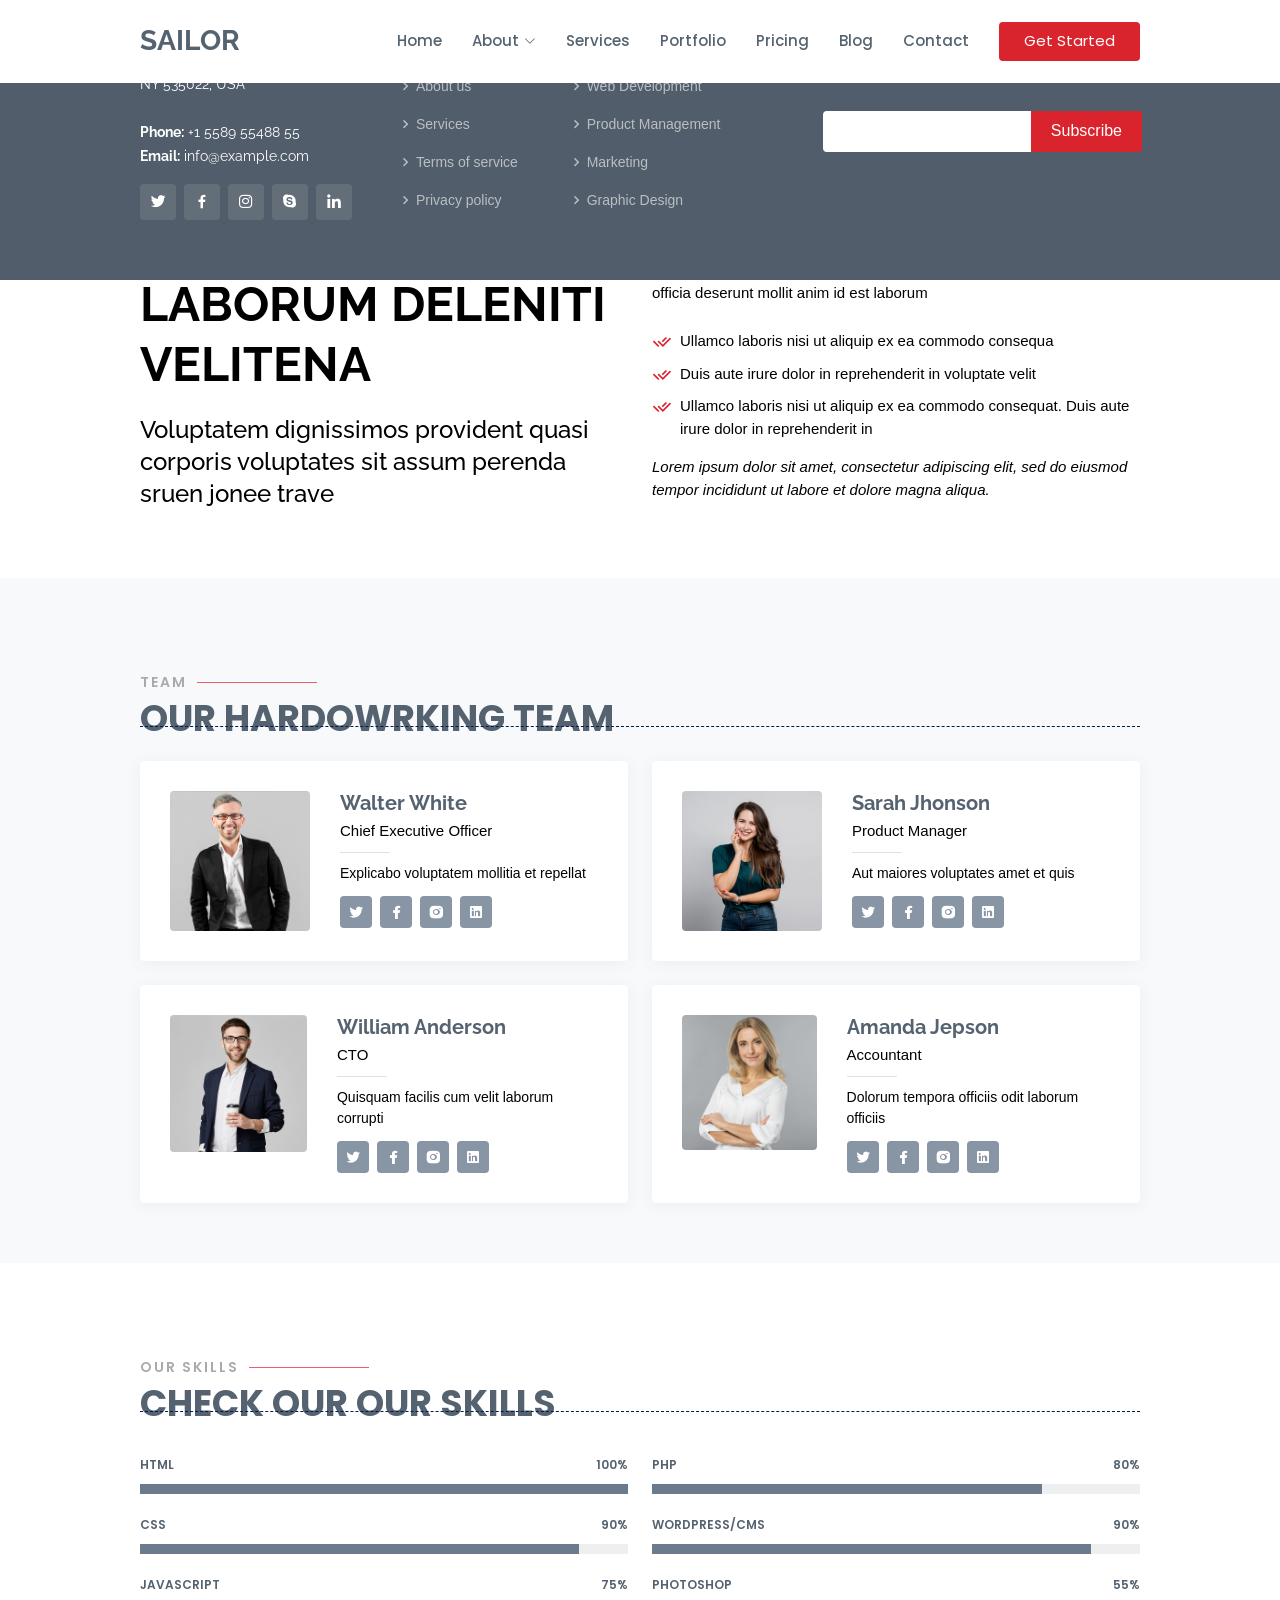
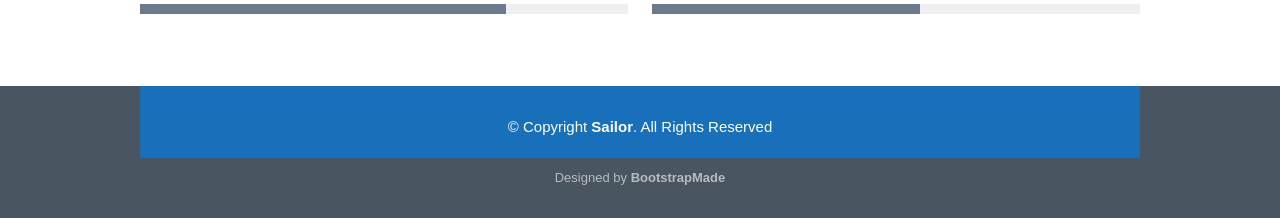
<file: public/Home-old/about.html>
<!DOCTYPE html>
<html lang="en">

<head>
  <meta charset="utf-8">
  <meta content="width=device-width, initial-scale=1.0" name="viewport">

  <title>About - Sailor Bootstrap Template</title>
  <meta content="" name="description">
  <meta content="" name="keywords">

  <!-- Favicons -->
  <link href="assets/img/favicon.png" rel="icon">
  <link href="assets/img/apple-touch-icon.png" rel="apple-touch-icon">

  <!-- Google Fonts -->
  <link href="https://fonts.googleapis.com/css?family=Open+Sans:300,300i,400,400i,600,600i,700,700i|Raleway:300,300i,400,400i,500,500i,600,600i,700,700i|Poppins:300,300i,400,400i,500,500i,600,600i,700,700i" rel="stylesheet">

  <!-- Vendor CSS Files -->
  <link href="assets/vendor/animate.css/animate.min.css" rel="stylesheet">
  <link href="assets/vendor/bootstrap/css/bootstrap.min.css" rel="stylesheet">
  <link href="assets/vendor/bootstrap-icons/bootstrap-icons.css" rel="stylesheet">
  <link href="assets/vendor/boxicons/css/boxicons.min.css" rel="stylesheet">
  <link href="assets/vendor/glightbox/css/glightbox.min.css" rel="stylesheet">
  <link href="assets/vendor/remixicon/remixicon.css" rel="stylesheet">
  <link href="assets/vendor/swiper/swiper-bundle.min.css" rel="stylesheet">

  <!-- Template Main CSS File -->
  <link href="assets/css/style.css" rel="stylesheet">

  <!-- =======================================================
  * Template Name: Sailor - v4.10.0
  * Template URL: https://bootstrapmade.com/sailor-free-bootstrap-theme/
  * Author: BootstrapMade.com
  * License: https://bootstrapmade.com/license/
  ======================================================== -->
</head>

<body>

  <!-- ======= Header ======= -->
  <header id="header" class="fixed-top d-flex align-items-center">
    <div class="container d-flex align-items-center">

      <h1 class="logo me-auto"><a href="index.html">Sailor</a></h1>
      <!-- Uncomment below if you prefer to use an image logo -->
      <!-- <a href="index.html" class="logo me-auto"><img src="assets/img/logo.png" alt="" class="img-fluid"></a>-->

      <nav id="navbar" class="navbar">
        <ul>
          <li><a href="index.html">Home</a></li>

          <li class="dropdown"><a href="#"><span>About</span> <i class="bi bi-chevron-down"></i></a>
            <ul>
              <li><a href="about.html" class="active">About</a></li>
              <li><a href="team.html">Team</a></li>
              <li><a href="testimonials.html">Testimonials</a></li>

              <li class="dropdown"><a href="#"><span>Deep Drop Down</span> <i class="bi bi-chevron-right"></i></a>
                <ul>
                  <li><a href="#">Deep Drop Down 1</a></li>
                  <li><a href="#">Deep Drop Down 2</a></li>
                  <li><a href="#">Deep Drop Down 3</a></li>
                  <li><a href="#">Deep Drop Down 4</a></li>
                  <li><a href="#">Deep Drop Down 5</a></li>
                </ul>
              </li>
            </ul>
          </li>
          <li><a href="services.html">Services</a></li>
          <li><a href="portfolio.html">Portfolio</a></li>
          <li><a href="pricing.html">Pricing</a></li>
          <li><a href="blog.html">Blog</a></li>

          <li><a href="contact.html">Contact</a></li>
          <li><a href="index.html" class="getstarted">Get Started</a></li>
        </ul>
        <i class="bi bi-list mobile-nav-toggle"></i>
      </nav><!-- .navbar -->

    </div>
  </header><!-- End Header -->

  <main id="main">

    <!-- ======= Breadcrumbs ======= -->
    <section id="breadcrumbs" class="breadcrumbs">
      <div class="container">

        <div class="d-flex justify-content-between align-items-center">
          <h2>About</h2>
          <ol>
            <li><a href="index.html">Home</a></li>
            <li>About</li>
          </ol>
        </div>

      </div>
    </section><!-- End Breadcrumbs -->

    <!-- ======= About Section ======= -->
    <section id="about" class="about">
      <div class="container">

        <div class="row content">
          <div class="col-lg-6">
            <h2>Eum ipsam laborum deleniti velitena</h2>
            <h3>Voluptatem dignissimos provident quasi corporis voluptates sit assum perenda sruen jonee trave</h3>
          </div>
          <div class="col-lg-6 pt-4 pt-lg-0">
            <p>
              Ullamco laboris nisi ut aliquip ex ea commodo consequat. Duis aute irure dolor in reprehenderit in voluptate
              velit esse cillum dolore eu fugiat nulla pariatur. Excepteur sint occaecat cupidatat non proident, sunt in
              culpa qui officia deserunt mollit anim id est laborum
            </p>
            <ul>
              <li><i class="ri-check-double-line"></i> Ullamco laboris nisi ut aliquip ex ea commodo consequa</li>
              <li><i class="ri-check-double-line"></i> Duis aute irure dolor in reprehenderit in voluptate velit</li>
              <li><i class="ri-check-double-line"></i> Ullamco laboris nisi ut aliquip ex ea commodo consequat. Duis aute irure dolor in reprehenderit in</li>
            </ul>
            <p class="fst-italic">
              Lorem ipsum dolor sit amet, consectetur adipiscing elit, sed do eiusmod tempor incididunt ut labore et dolore
              magna aliqua.
            </p>
          </div>
        </div>

      </div>
    </section><!-- End About Section -->

    <!-- ======= Team Section ======= -->
    <section id="team" class="team section-bg">
      <div class="container">

        <div class="section-title">
          <h2>Team</h2>
          <p>Our Hardowrking Team</p>
        </div>

        <div class="row">

          <div class="col-lg-6">
            <div class="member d-flex align-items-start">
              <div class="pic"><img src="assets/img/team/team-1.jpg" class="img-fluid" alt=""></div>
              <div class="member-info">
                <h4>Walter White</h4>
                <span>Chief Executive Officer</span>
                <p>Explicabo voluptatem mollitia et repellat</p>
                <div class="social">
                  <a href=""><i class="ri-twitter-fill"></i></a>
                  <a href=""><i class="ri-facebook-fill"></i></a>
                  <a href=""><i class="ri-instagram-fill"></i></a>
                  <a href=""> <i class="ri-linkedin-box-fill"></i> </a>
                </div>
              </div>
            </div>
          </div>

          <div class="col-lg-6 mt-4 mt-lg-0">
            <div class="member d-flex align-items-start">
              <div class="pic"><img src="assets/img/team/team-2.jpg" class="img-fluid" alt=""></div>
              <div class="member-info">
                <h4>Sarah Jhonson</h4>
                <span>Product Manager</span>
                <p>Aut maiores voluptates amet et quis</p>
                <div class="social">
                  <a href=""><i class="ri-twitter-fill"></i></a>
                  <a href=""><i class="ri-facebook-fill"></i></a>
                  <a href=""><i class="ri-instagram-fill"></i></a>
                  <a href=""> <i class="ri-linkedin-box-fill"></i> </a>
                </div>
              </div>
            </div>
          </div>

          <div class="col-lg-6 mt-4">
            <div class="member d-flex align-items-start">
              <div class="pic"><img src="assets/img/team/team-3.jpg" class="img-fluid" alt=""></div>
              <div class="member-info">
                <h4>William Anderson</h4>
                <span>CTO</span>
                <p>Quisquam facilis cum velit laborum corrupti</p>
                <div class="social">
                  <a href=""><i class="ri-twitter-fill"></i></a>
                  <a href=""><i class="ri-facebook-fill"></i></a>
                  <a href=""><i class="ri-instagram-fill"></i></a>
                  <a href=""> <i class="ri-linkedin-box-fill"></i> </a>
                </div>
              </div>
            </div>
          </div>

          <div class="col-lg-6 mt-4">
            <div class="member d-flex align-items-start">
              <div class="pic"><img src="assets/img/team/team-4.jpg" class="img-fluid" alt=""></div>
              <div class="member-info">
                <h4>Amanda Jepson</h4>
                <span>Accountant</span>
                <p>Dolorum tempora officiis odit laborum officiis</p>
                <div class="social">
                  <a href=""><i class="ri-twitter-fill"></i></a>
                  <a href=""><i class="ri-facebook-fill"></i></a>
                  <a href=""><i class="ri-instagram-fill"></i></a>
                  <a href=""> <i class="ri-linkedin-box-fill"></i> </a>
                </div>
              </div>
            </div>
          </div>

        </div>

      </div>
    </section><!-- End Team Section -->

    <!-- ======= Our Skills Section ======= -->
    <section id="skills" class="skills">
      <div class="container">

        <div class="section-title">
          <h2>Our Skills</h2>
          <p>Check our Our Skills</p>
        </div>

        <div class="row skills-content">

          <div class="col-lg-6">

            <div class="progress">
              <span class="skill">HTML <i class="val">100%</i></span>
              <div class="progress-bar-wrap">
                <div class="progress-bar" role="progressbar" aria-valuenow="100" aria-valuemin="0" aria-valuemax="100"></div>
              </div>
            </div>

            <div class="progress">
              <span class="skill">CSS <i class="val">90%</i></span>
              <div class="progress-bar-wrap">
                <div class="progress-bar" role="progressbar" aria-valuenow="90" aria-valuemin="0" aria-valuemax="100"></div>
              </div>
            </div>

            <div class="progress">
              <span class="skill">JavaScript <i class="val">75%</i></span>
              <div class="progress-bar-wrap">
                <div class="progress-bar" role="progressbar" aria-valuenow="75" aria-valuemin="0" aria-valuemax="100"></div>
              </div>
            </div>

          </div>

          <div class="col-lg-6">

            <div class="progress">
              <span class="skill">PHP <i class="val">80%</i></span>
              <div class="progress-bar-wrap">
                <div class="progress-bar" role="progressbar" aria-valuenow="80" aria-valuemin="0" aria-valuemax="100"></div>
              </div>
            </div>

            <div class="progress">
              <span class="skill">WordPress/CMS <i class="val">90%</i></span>
              <div class="progress-bar-wrap">
                <div class="progress-bar" role="progressbar" aria-valuenow="90" aria-valuemin="0" aria-valuemax="100"></div>
              </div>
            </div>

            <div class="progress">
              <span class="skill">Photoshop <i class="val">55%</i></span>
              <div class="progress-bar-wrap">
                <div class="progress-bar" role="progressbar" aria-valuenow="55" aria-valuemin="0" aria-valuemax="100"></div>
              </div>
            </div>

          </div>

        </div>

      </div>
    </section><!-- End Our Skills Section -->

  </main><!-- End #main -->

  <!-- ======= Footer ======= -->
  <footer id="footer">
    <div class="footer-top">
      <div class="container">
        <div class="row">

          <div class="col-lg-3 col-md-6">
            <div class="footer-info">
              <h3>Sailor</h3>
              <p>
                A108 Adam Street <br>
                NY 535022, USA<br><br>
                <strong>Phone:</strong> +1 5589 55488 55<br>
                <strong>Email:</strong> info@example.com<br>
              </p>
              <div class="social-links mt-3">
                <a href="#" class="twitter"><i class="bx bxl-twitter"></i></a>
                <a href="#" class="facebook"><i class="bx bxl-facebook"></i></a>
                <a href="#" class="instagram"><i class="bx bxl-instagram"></i></a>
                <a href="#" class="google-plus"><i class="bx bxl-skype"></i></a>
                <a href="#" class="linkedin"><i class="bx bxl-linkedin"></i></a>
              </div>
            </div>
          </div>

          <div class="col-lg-2 col-md-6 footer-links">
            <h4>Useful Links</h4>
            <ul>
              <li><i class="bx bx-chevron-right"></i> <a href="#">Home</a></li>
              <li><i class="bx bx-chevron-right"></i> <a href="#">About us</a></li>
              <li><i class="bx bx-chevron-right"></i> <a href="#">Services</a></li>
              <li><i class="bx bx-chevron-right"></i> <a href="#">Terms of service</a></li>
              <li><i class="bx bx-chevron-right"></i> <a href="#">Privacy policy</a></li>
            </ul>
          </div>

          <div class="col-lg-3 col-md-6 footer-links">
            <h4>Our Services</h4>
            <ul>
              <li><i class="bx bx-chevron-right"></i> <a href="#">Web Design</a></li>
              <li><i class="bx bx-chevron-right"></i> <a href="#">Web Development</a></li>
              <li><i class="bx bx-chevron-right"></i> <a href="#">Product Management</a></li>
              <li><i class="bx bx-chevron-right"></i> <a href="#">Marketing</a></li>
              <li><i class="bx bx-chevron-right"></i> <a href="#">Graphic Design</a></li>
            </ul>
          </div>

          <div class="col-lg-4 col-md-6 footer-newsletter">
            <h4>Our Newsletter</h4>
            <p>Tamen quem nulla quae legam multos aute sint culpa legam noster magna</p>
            <form action="" method="post">
              <input type="email" name="email"><input type="submit" value="Subscribe">
            </form>

          </div>

        </div>
      </div>
    </div>

    <div class="container">
      <div class="copyright">
        &copy; Copyright <strong><span>Sailor</span></strong>. All Rights Reserved
      </div>
      <div class="credits">
        <!-- All the links in the footer should remain intact. -->
        <!-- You can delete the links only if you purchased the pro version. -->
        <!-- Licensing information: https://bootstrapmade.com/license/ -->
        <!-- Purchase the pro version with working PHP/AJAX contact form: https://bootstrapmade.com/sailor-free-bootstrap-theme/ -->
        Designed by <a href="https://bootstrapmade.com/">BootstrapMade</a>
      </div>
    </div>
  </footer><!-- End Footer -->

  <a href="#" class="back-to-top d-flex align-items-center justify-content-center"><i class="bi bi-arrow-up-short"></i></a>

  <!-- Vendor JS Files -->
  <script src="assets/vendor/bootstrap/js/bootstrap.bundle.min.js"></script>
  <script src="assets/vendor/glightbox/js/glightbox.min.js"></script>
  <script src="assets/vendor/isotope-layout/isotope.pkgd.min.js"></script>
  <script src="assets/vendor/swiper/swiper-bundle.min.js"></script>
  <script src="assets/vendor/waypoints/noframework.waypoints.js"></script>
  <script src="assets/vendor/php-email-form/validate.js"></script>

  <!-- Template Main JS File -->
  <script src="assets/js/main.js"></script>

</body>

</html>
</file>
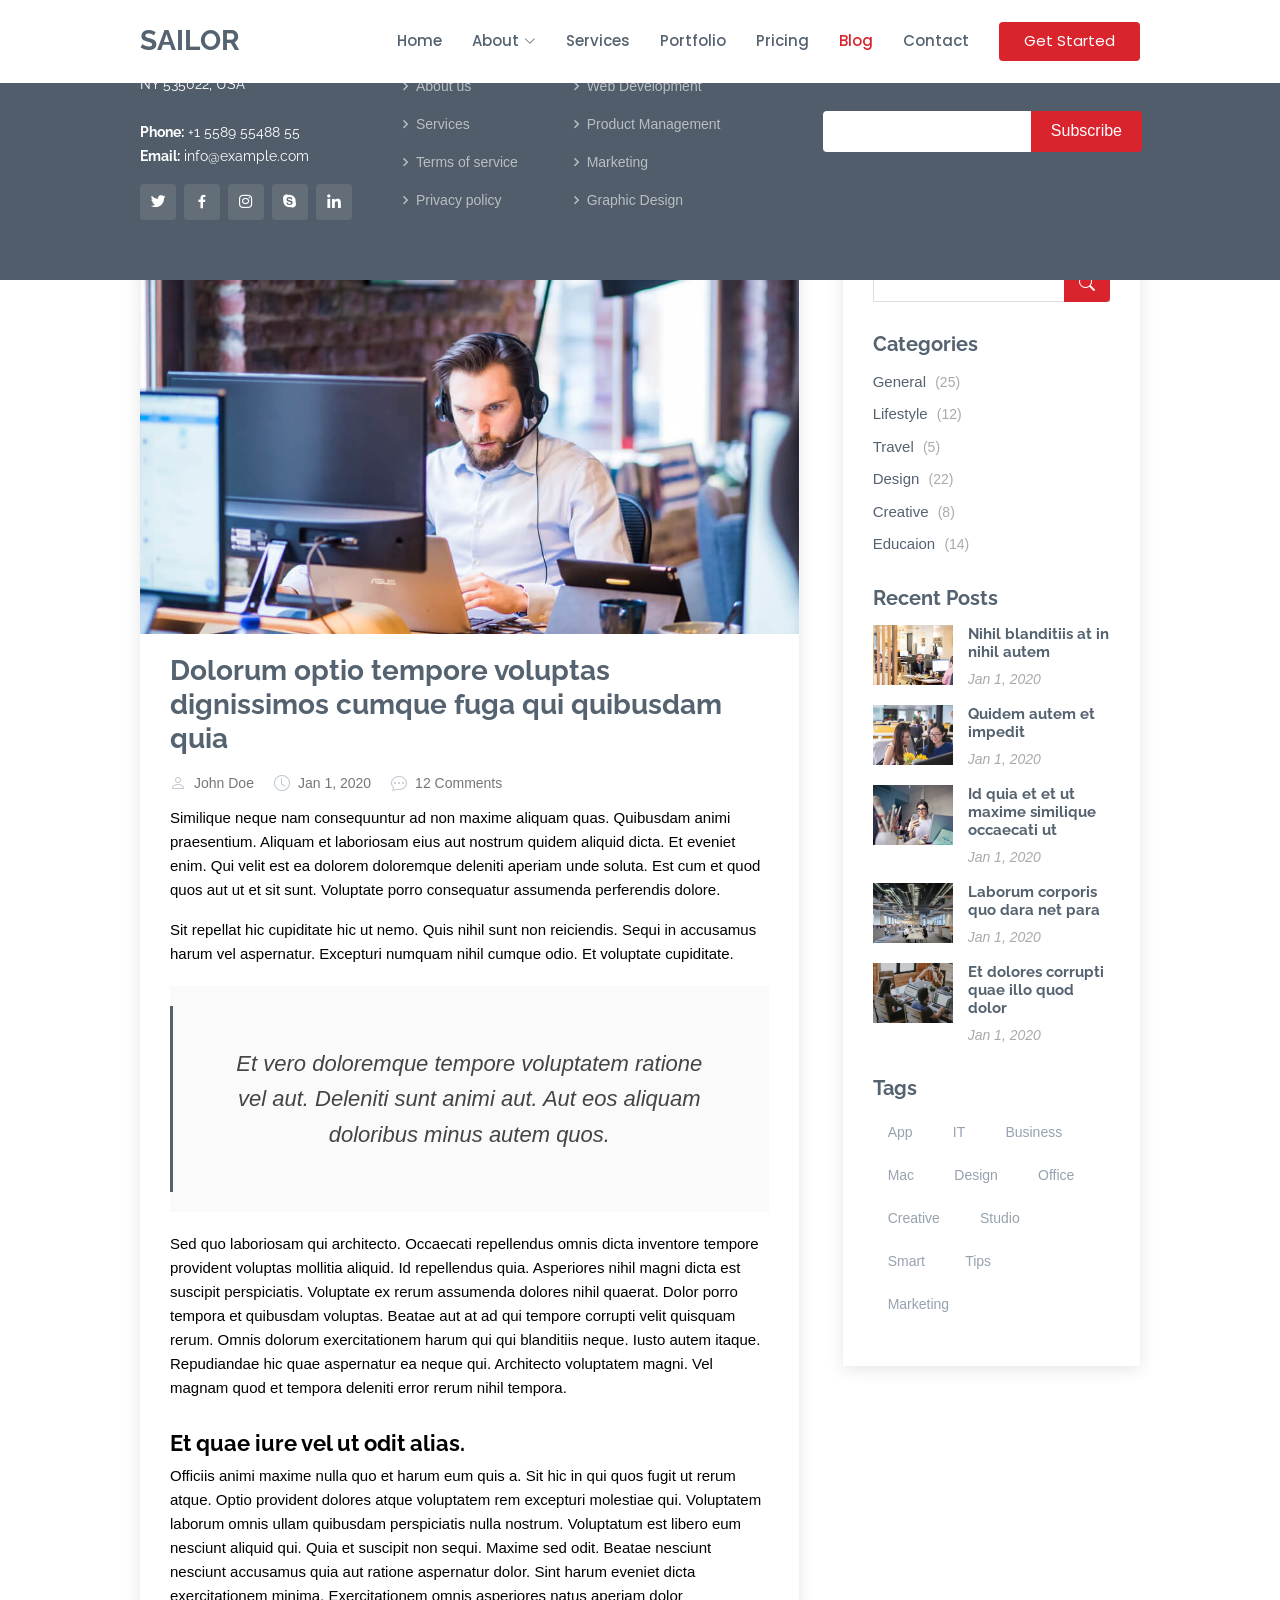
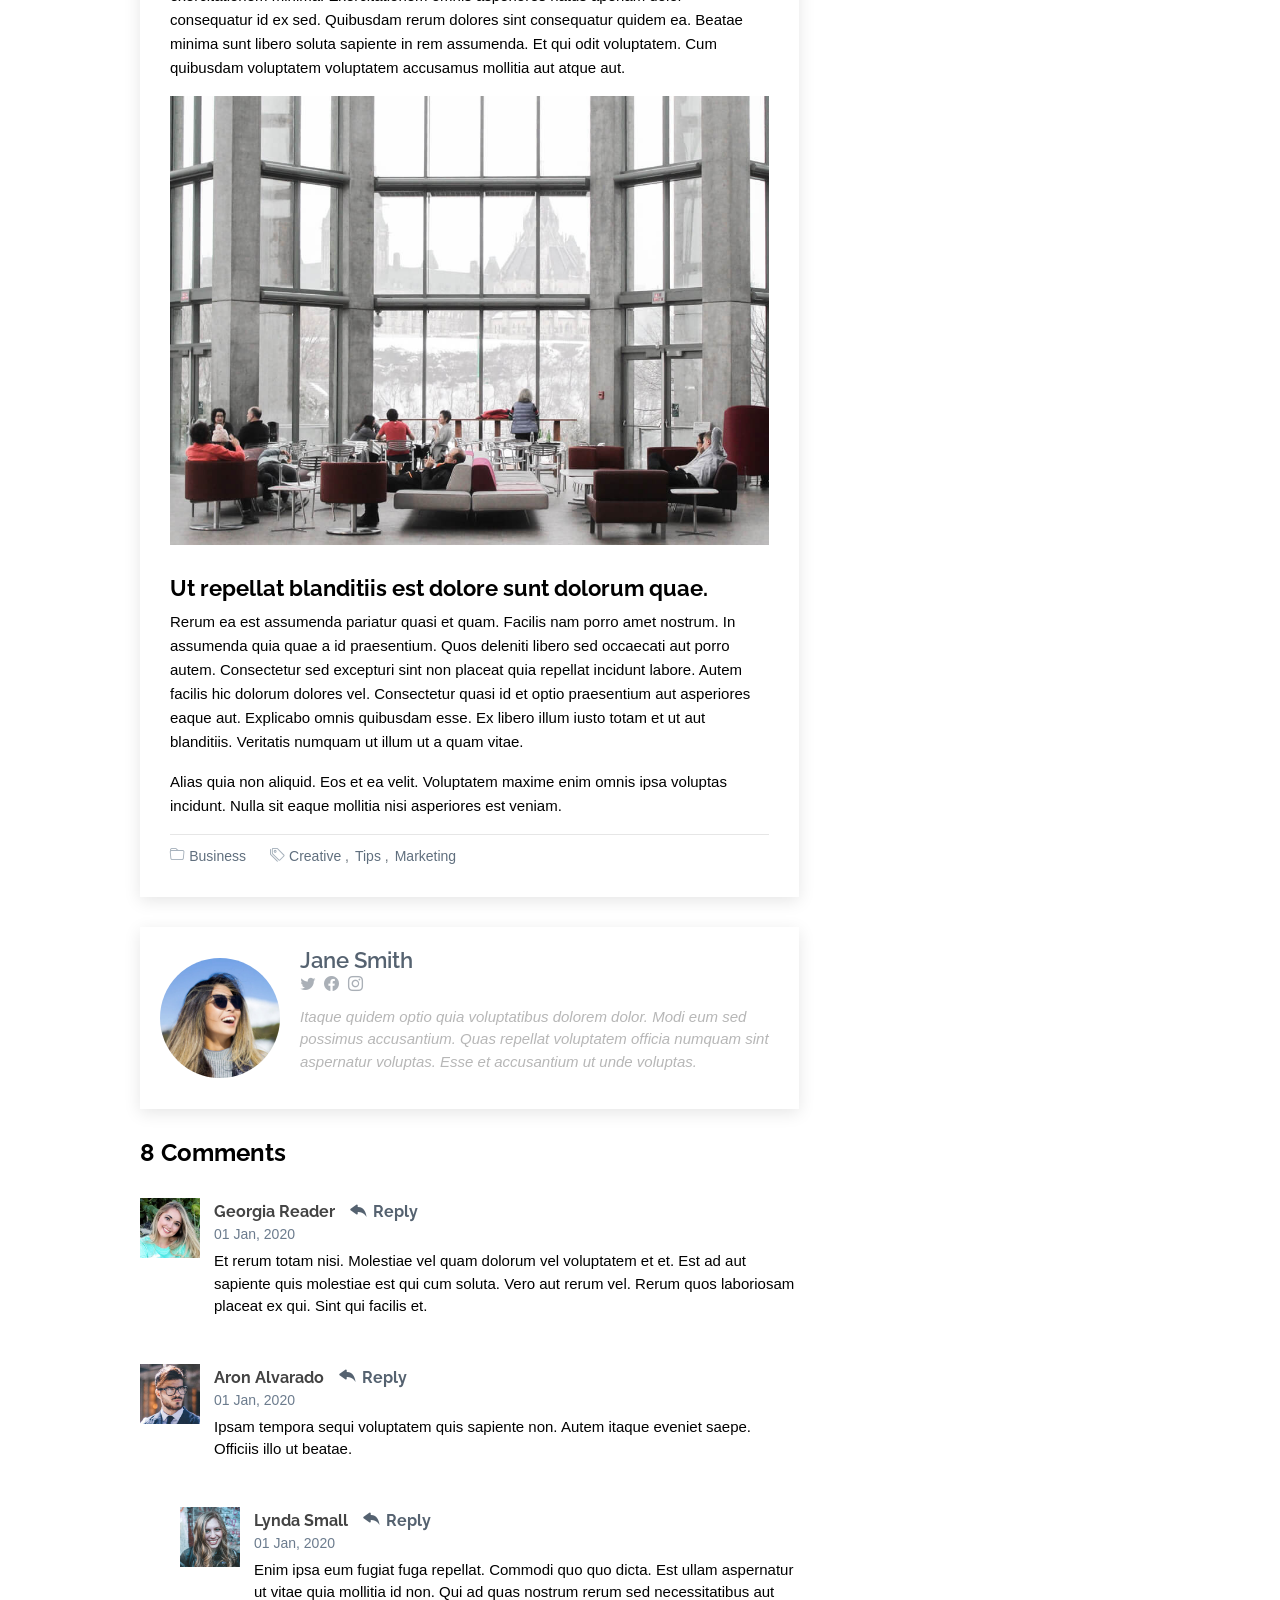
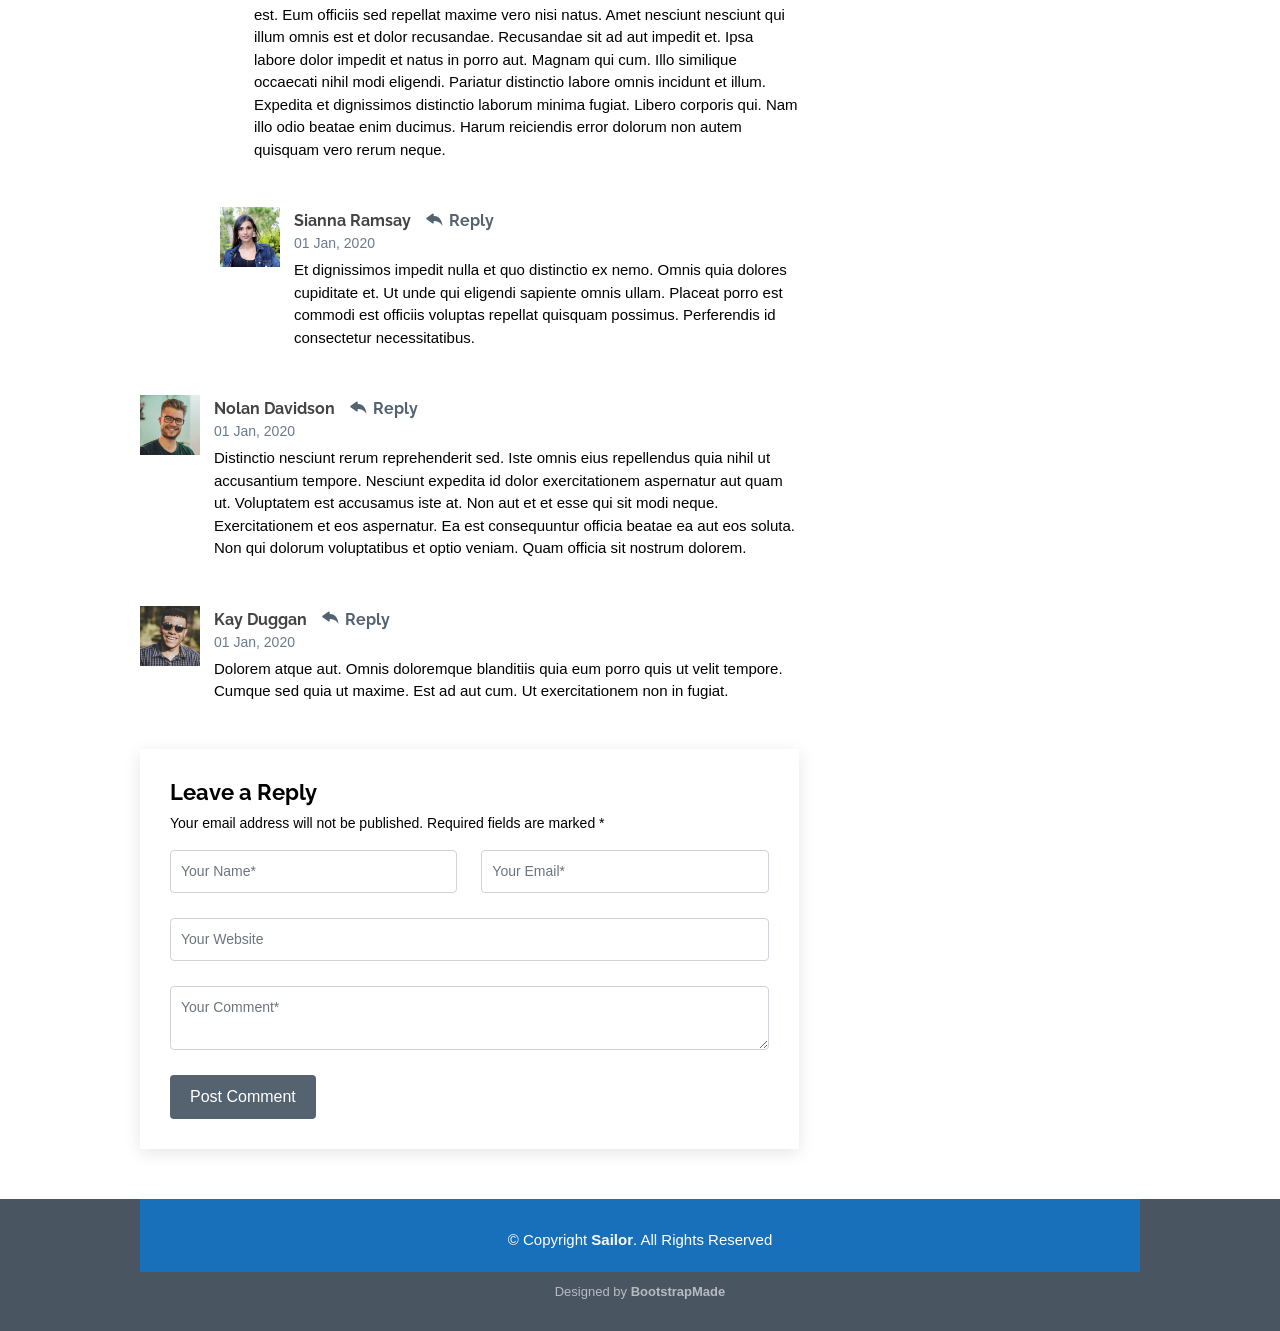
<file: public/Home-old/blog-single.html>
<!DOCTYPE html>
<html lang="en">

<head>
  <meta charset="utf-8">
  <meta content="width=device-width, initial-scale=1.0" name="viewport">

  <title>Blog Single - Sailor Bootstrap Template</title>
  <meta content="" name="description">
  <meta content="" name="keywords">

  <!-- Favicons -->
  <link href="assets/img/favicon.png" rel="icon">
  <link href="assets/img/apple-touch-icon.png" rel="apple-touch-icon">

  <!-- Google Fonts -->
  <link href="https://fonts.googleapis.com/css?family=Open+Sans:300,300i,400,400i,600,600i,700,700i|Raleway:300,300i,400,400i,500,500i,600,600i,700,700i|Poppins:300,300i,400,400i,500,500i,600,600i,700,700i" rel="stylesheet">

  <!-- Vendor CSS Files -->
  <link href="assets/vendor/animate.css/animate.min.css" rel="stylesheet">
  <link href="assets/vendor/bootstrap/css/bootstrap.min.css" rel="stylesheet">
  <link href="assets/vendor/bootstrap-icons/bootstrap-icons.css" rel="stylesheet">
  <link href="assets/vendor/boxicons/css/boxicons.min.css" rel="stylesheet">
  <link href="assets/vendor/glightbox/css/glightbox.min.css" rel="stylesheet">
  <link href="assets/vendor/remixicon/remixicon.css" rel="stylesheet">
  <link href="assets/vendor/swiper/swiper-bundle.min.css" rel="stylesheet">

  <!-- Template Main CSS File -->
  <link href="assets/css/style.css" rel="stylesheet">

  <!-- =======================================================
  * Template Name: Sailor - v4.10.0
  * Template URL: https://bootstrapmade.com/sailor-free-bootstrap-theme/
  * Author: BootstrapMade.com
  * License: https://bootstrapmade.com/license/
  ======================================================== -->
</head>

<body>

  <!-- ======= Header ======= -->
  <header id="header" class="fixed-top d-flex align-items-center">
    <div class="container d-flex align-items-center">

      <h1 class="logo me-auto"><a href="index.html">Sailor</a></h1>
      <!-- Uncomment below if you prefer to use an image logo -->
      <!-- <a href="index.html" class="logo me-auto"><img src="assets/img/logo.png" alt="" class="img-fluid"></a>-->

      <nav id="navbar" class="navbar">
        <ul>
          <li><a href="index.html">Home</a></li>

          <li class="dropdown"><a href="#"><span>About</span> <i class="bi bi-chevron-down"></i></a>
            <ul>
              <li><a href="about.html">About</a></li>
              <li><a href="team.html">Team</a></li>
              <li><a href="testimonials.html">Testimonials</a></li>

              <li class="dropdown"><a href="#"><span>Deep Drop Down</span> <i class="bi bi-chevron-right"></i></a>
                <ul>
                  <li><a href="#">Deep Drop Down 1</a></li>
                  <li><a href="#">Deep Drop Down 2</a></li>
                  <li><a href="#">Deep Drop Down 3</a></li>
                  <li><a href="#">Deep Drop Down 4</a></li>
                  <li><a href="#">Deep Drop Down 5</a></li>
                </ul>
              </li>
            </ul>
          </li>
          <li><a href="services.html">Services</a></li>
          <li><a href="portfolio.html">Portfolio</a></li>
          <li><a href="pricing.html">Pricing</a></li>
          <li><a href="blog.html" class="active">Blog</a></li>

          <li><a href="contact.html">Contact</a></li>
          <li><a href="index.html" class="getstarted">Get Started</a></li>
        </ul>
        <i class="bi bi-list mobile-nav-toggle"></i>
      </nav><!-- .navbar -->

    </div>
  </header><!-- End Header -->

  <main id="main">

    <!-- ======= Breadcrumbs ======= -->
    <section id="breadcrumbs" class="breadcrumbs">
      <div class="container">

        <div class="d-flex justify-content-between align-items-center">
          <h2>Blog Single</h2>
          <ol>
            <li><a href="index.html">Home</a></li>
            <li><a href="blog.html">Blog</a></li>
            <li>Blog Single</li>
          </ol>
        </div>

      </div>
    </section><!-- End Breadcrumbs -->

    <!-- ======= Blog Single Section ======= -->
    <section id="blog" class="blog">
      <div class="container" data-aos="fade-up">

        <div class="row">

          <div class="col-lg-8 entries">

            <article class="entry entry-single">

              <div class="entry-img">
                <img src="assets/img/blog/blog-1.jpg" alt="" class="img-fluid">
              </div>

              <h2 class="entry-title">
                <a href="blog-single.html">Dolorum optio tempore voluptas dignissimos cumque fuga qui quibusdam quia</a>
              </h2>

              <div class="entry-meta">
                <ul>
                  <li class="d-flex align-items-center"><i class="bi bi-person"></i> <a href="blog-single.html">John Doe</a></li>
                  <li class="d-flex align-items-center"><i class="bi bi-clock"></i> <a href="blog-single.html"><time datetime="2020-01-01">Jan 1, 2020</time></a></li>
                  <li class="d-flex align-items-center"><i class="bi bi-chat-dots"></i> <a href="blog-single.html">12 Comments</a></li>
                </ul>
              </div>

              <div class="entry-content">
                <p>
                  Similique neque nam consequuntur ad non maxime aliquam quas. Quibusdam animi praesentium. Aliquam et laboriosam eius aut nostrum quidem aliquid dicta.
                  Et eveniet enim. Qui velit est ea dolorem doloremque deleniti aperiam unde soluta. Est cum et quod quos aut ut et sit sunt. Voluptate porro consequatur assumenda perferendis dolore.
                </p>

                <p>
                  Sit repellat hic cupiditate hic ut nemo. Quis nihil sunt non reiciendis. Sequi in accusamus harum vel aspernatur. Excepturi numquam nihil cumque odio. Et voluptate cupiditate.
                </p>

                <blockquote>
                  <p>
                    Et vero doloremque tempore voluptatem ratione vel aut. Deleniti sunt animi aut. Aut eos aliquam doloribus minus autem quos.
                  </p>
                </blockquote>

                <p>
                  Sed quo laboriosam qui architecto. Occaecati repellendus omnis dicta inventore tempore provident voluptas mollitia aliquid. Id repellendus quia. Asperiores nihil magni dicta est suscipit perspiciatis. Voluptate ex rerum assumenda dolores nihil quaerat.
                  Dolor porro tempora et quibusdam voluptas. Beatae aut at ad qui tempore corrupti velit quisquam rerum. Omnis dolorum exercitationem harum qui qui blanditiis neque.
                  Iusto autem itaque. Repudiandae hic quae aspernatur ea neque qui. Architecto voluptatem magni. Vel magnam quod et tempora deleniti error rerum nihil tempora.
                </p>

                <h3>Et quae iure vel ut odit alias.</h3>
                <p>
                  Officiis animi maxime nulla quo et harum eum quis a. Sit hic in qui quos fugit ut rerum atque. Optio provident dolores atque voluptatem rem excepturi molestiae qui. Voluptatem laborum omnis ullam quibusdam perspiciatis nulla nostrum. Voluptatum est libero eum nesciunt aliquid qui.
                  Quia et suscipit non sequi. Maxime sed odit. Beatae nesciunt nesciunt accusamus quia aut ratione aspernatur dolor. Sint harum eveniet dicta exercitationem minima. Exercitationem omnis asperiores natus aperiam dolor consequatur id ex sed. Quibusdam rerum dolores sint consequatur quidem ea.
                  Beatae minima sunt libero soluta sapiente in rem assumenda. Et qui odit voluptatem. Cum quibusdam voluptatem voluptatem accusamus mollitia aut atque aut.
                </p>
                <img src="assets/img/blog/blog-inside-post.jpg" class="img-fluid" alt="">

                <h3>Ut repellat blanditiis est dolore sunt dolorum quae.</h3>
                <p>
                  Rerum ea est assumenda pariatur quasi et quam. Facilis nam porro amet nostrum. In assumenda quia quae a id praesentium. Quos deleniti libero sed occaecati aut porro autem. Consectetur sed excepturi sint non placeat quia repellat incidunt labore. Autem facilis hic dolorum dolores vel.
                  Consectetur quasi id et optio praesentium aut asperiores eaque aut. Explicabo omnis quibusdam esse. Ex libero illum iusto totam et ut aut blanditiis. Veritatis numquam ut illum ut a quam vitae.
                </p>
                <p>
                  Alias quia non aliquid. Eos et ea velit. Voluptatem maxime enim omnis ipsa voluptas incidunt. Nulla sit eaque mollitia nisi asperiores est veniam.
                </p>

              </div>

              <div class="entry-footer">
                <i class="bi bi-folder"></i>
                <ul class="cats">
                  <li><a href="#">Business</a></li>
                </ul>

                <i class="bi bi-tags"></i>
                <ul class="tags">
                  <li><a href="#">Creative</a></li>
                  <li><a href="#">Tips</a></li>
                  <li><a href="#">Marketing</a></li>
                </ul>
              </div>

            </article><!-- End blog entry -->

            <div class="blog-author d-flex align-items-center">
              <img src="assets/img/blog/blog-author.jpg" class="rounded-circle float-left" alt="">
              <div>
                <h4>Jane Smith</h4>
                <div class="social-links">
                  <a href="https://twitters.com/#"><i class="bi bi-twitter"></i></a>
                  <a href="https://facebook.com/#"><i class="bi bi-facebook"></i></a>
                  <a href="https://instagram.com/#"><i class="biu bi-instagram"></i></a>
                </div>
                <p>
                  Itaque quidem optio quia voluptatibus dolorem dolor. Modi eum sed possimus accusantium. Quas repellat voluptatem officia numquam sint aspernatur voluptas. Esse et accusantium ut unde voluptas.
                </p>
              </div>
            </div><!-- End blog author bio -->

            <div class="blog-comments">

              <h4 class="comments-count">8 Comments</h4>

              <div id="comment-1" class="comment">
                <div class="d-flex">
                  <div class="comment-img"><img src="assets/img/blog/comments-1.jpg" alt=""></div>
                  <div>
                    <h5><a href="">Georgia Reader</a> <a href="#" class="reply"><i class="bi bi-reply-fill"></i> Reply</a></h5>
                    <time datetime="2020-01-01">01 Jan, 2020</time>
                    <p>
                      Et rerum totam nisi. Molestiae vel quam dolorum vel voluptatem et et. Est ad aut sapiente quis molestiae est qui cum soluta.
                      Vero aut rerum vel. Rerum quos laboriosam placeat ex qui. Sint qui facilis et.
                    </p>
                  </div>
                </div>
              </div><!-- End comment #1 -->

              <div id="comment-2" class="comment">
                <div class="d-flex">
                  <div class="comment-img"><img src="assets/img/blog/comments-2.jpg" alt=""></div>
                  <div>
                    <h5><a href="">Aron Alvarado</a> <a href="#" class="reply"><i class="bi bi-reply-fill"></i> Reply</a></h5>
                    <time datetime="2020-01-01">01 Jan, 2020</time>
                    <p>
                      Ipsam tempora sequi voluptatem quis sapiente non. Autem itaque eveniet saepe. Officiis illo ut beatae.
                    </p>
                  </div>
                </div>

                <div id="comment-reply-1" class="comment comment-reply">
                  <div class="d-flex">
                    <div class="comment-img"><img src="assets/img/blog/comments-3.jpg" alt=""></div>
                    <div>
                      <h5><a href="">Lynda Small</a> <a href="#" class="reply"><i class="bi bi-reply-fill"></i> Reply</a></h5>
                      <time datetime="2020-01-01">01 Jan, 2020</time>
                      <p>
                        Enim ipsa eum fugiat fuga repellat. Commodi quo quo dicta. Est ullam aspernatur ut vitae quia mollitia id non. Qui ad quas nostrum rerum sed necessitatibus aut est. Eum officiis sed repellat maxime vero nisi natus. Amet nesciunt nesciunt qui illum omnis est et dolor recusandae.

                        Recusandae sit ad aut impedit et. Ipsa labore dolor impedit et natus in porro aut. Magnam qui cum. Illo similique occaecati nihil modi eligendi. Pariatur distinctio labore omnis incidunt et illum. Expedita et dignissimos distinctio laborum minima fugiat.

                        Libero corporis qui. Nam illo odio beatae enim ducimus. Harum reiciendis error dolorum non autem quisquam vero rerum neque.
                      </p>
                    </div>
                  </div>

                  <div id="comment-reply-2" class="comment comment-reply">
                    <div class="d-flex">
                      <div class="comment-img"><img src="assets/img/blog/comments-4.jpg" alt=""></div>
                      <div>
                        <h5><a href="">Sianna Ramsay</a> <a href="#" class="reply"><i class="bi bi-reply-fill"></i> Reply</a></h5>
                        <time datetime="2020-01-01">01 Jan, 2020</time>
                        <p>
                          Et dignissimos impedit nulla et quo distinctio ex nemo. Omnis quia dolores cupiditate et. Ut unde qui eligendi sapiente omnis ullam. Placeat porro est commodi est officiis voluptas repellat quisquam possimus. Perferendis id consectetur necessitatibus.
                        </p>
                      </div>
                    </div>

                  </div><!-- End comment reply #2-->

                </div><!-- End comment reply #1-->

              </div><!-- End comment #2-->

              <div id="comment-3" class="comment">
                <div class="d-flex">
                  <div class="comment-img"><img src="assets/img/blog/comments-5.jpg" alt=""></div>
                  <div>
                    <h5><a href="">Nolan Davidson</a> <a href="#" class="reply"><i class="bi bi-reply-fill"></i> Reply</a></h5>
                    <time datetime="2020-01-01">01 Jan, 2020</time>
                    <p>
                      Distinctio nesciunt rerum reprehenderit sed. Iste omnis eius repellendus quia nihil ut accusantium tempore. Nesciunt expedita id dolor exercitationem aspernatur aut quam ut. Voluptatem est accusamus iste at.
                      Non aut et et esse qui sit modi neque. Exercitationem et eos aspernatur. Ea est consequuntur officia beatae ea aut eos soluta. Non qui dolorum voluptatibus et optio veniam. Quam officia sit nostrum dolorem.
                    </p>
                  </div>
                </div>

              </div><!-- End comment #3 -->

              <div id="comment-4" class="comment">
                <div class="d-flex">
                  <div class="comment-img"><img src="assets/img/blog/comments-6.jpg" alt=""></div>
                  <div>
                    <h5><a href="">Kay Duggan</a> <a href="#" class="reply"><i class="bi bi-reply-fill"></i> Reply</a></h5>
                    <time datetime="2020-01-01">01 Jan, 2020</time>
                    <p>
                      Dolorem atque aut. Omnis doloremque blanditiis quia eum porro quis ut velit tempore. Cumque sed quia ut maxime. Est ad aut cum. Ut exercitationem non in fugiat.
                    </p>
                  </div>
                </div>

              </div><!-- End comment #4 -->

              <div class="reply-form">
                <h4>Leave a Reply</h4>
                <p>Your email address will not be published. Required fields are marked * </p>
                <form action="">
                  <div class="row">
                    <div class="col-md-6 form-group">
                      <input name="name" type="text" class="form-control" placeholder="Your Name*">
                    </div>
                    <div class="col-md-6 form-group">
                      <input name="email" type="text" class="form-control" placeholder="Your Email*">
                    </div>
                  </div>
                  <div class="row">
                    <div class="col form-group">
                      <input name="website" type="text" class="form-control" placeholder="Your Website">
                    </div>
                  </div>
                  <div class="row">
                    <div class="col form-group">
                      <textarea name="comment" class="form-control" placeholder="Your Comment*"></textarea>
                    </div>
                  </div>
                  <button type="submit" class="btn btn-primary">Post Comment</button>

                </form>

              </div>

            </div><!-- End blog comments -->

          </div><!-- End blog entries list -->

          <div class="col-lg-4">

            <div class="sidebar">

              <h3 class="sidebar-title">Search</h3>
              <div class="sidebar-item search-form">
                <form action="">
                  <input type="text">
                  <button type="submit"><i class="bi bi-search"></i></button>
                </form>
              </div><!-- End sidebar search formn-->

              <h3 class="sidebar-title">Categories</h3>
              <div class="sidebar-item categories">
                <ul>
                  <li><a href="#">General <span>(25)</span></a></li>
                  <li><a href="#">Lifestyle <span>(12)</span></a></li>
                  <li><a href="#">Travel <span>(5)</span></a></li>
                  <li><a href="#">Design <span>(22)</span></a></li>
                  <li><a href="#">Creative <span>(8)</span></a></li>
                  <li><a href="#">Educaion <span>(14)</span></a></li>
                </ul>
              </div><!-- End sidebar categories-->

              <h3 class="sidebar-title">Recent Posts</h3>
              <div class="sidebar-item recent-posts">
                <div class="post-item clearfix">
                  <img src="assets/img/blog/blog-recent-1.jpg" alt="">
                  <h4><a href="blog-single.html">Nihil blanditiis at in nihil autem</a></h4>
                  <time datetime="2020-01-01">Jan 1, 2020</time>
                </div>

                <div class="post-item clearfix">
                  <img src="assets/img/blog/blog-recent-2.jpg" alt="">
                  <h4><a href="blog-single.html">Quidem autem et impedit</a></h4>
                  <time datetime="2020-01-01">Jan 1, 2020</time>
                </div>

                <div class="post-item clearfix">
                  <img src="assets/img/blog/blog-recent-3.jpg" alt="">
                  <h4><a href="blog-single.html">Id quia et et ut maxime similique occaecati ut</a></h4>
                  <time datetime="2020-01-01">Jan 1, 2020</time>
                </div>

                <div class="post-item clearfix">
                  <img src="assets/img/blog/blog-recent-4.jpg" alt="">
                  <h4><a href="blog-single.html">Laborum corporis quo dara net para</a></h4>
                  <time datetime="2020-01-01">Jan 1, 2020</time>
                </div>

                <div class="post-item clearfix">
                  <img src="assets/img/blog/blog-recent-5.jpg" alt="">
                  <h4><a href="blog-single.html">Et dolores corrupti quae illo quod dolor</a></h4>
                  <time datetime="2020-01-01">Jan 1, 2020</time>
                </div>

              </div><!-- End sidebar recent posts-->

              <h3 class="sidebar-title">Tags</h3>
              <div class="sidebar-item tags">
                <ul>
                  <li><a href="#">App</a></li>
                  <li><a href="#">IT</a></li>
                  <li><a href="#">Business</a></li>
                  <li><a href="#">Mac</a></li>
                  <li><a href="#">Design</a></li>
                  <li><a href="#">Office</a></li>
                  <li><a href="#">Creative</a></li>
                  <li><a href="#">Studio</a></li>
                  <li><a href="#">Smart</a></li>
                  <li><a href="#">Tips</a></li>
                  <li><a href="#">Marketing</a></li>
                </ul>
              </div><!-- End sidebar tags-->

            </div><!-- End sidebar -->

          </div><!-- End blog sidebar -->

        </div>

      </div>
    </section><!-- End Blog Single Section -->

  </main><!-- End #main -->

  <!-- ======= Footer ======= -->
  <footer id="footer">
    <div class="footer-top">
      <div class="container">
        <div class="row">

          <div class="col-lg-3 col-md-6">
            <div class="footer-info">
              <h3>Sailor</h3>
              <p>
                A108 Adam Street <br>
                NY 535022, USA<br><br>
                <strong>Phone:</strong> +1 5589 55488 55<br>
                <strong>Email:</strong> info@example.com<br>
              </p>
              <div class="social-links mt-3">
                <a href="#" class="twitter"><i class="bx bxl-twitter"></i></a>
                <a href="#" class="facebook"><i class="bx bxl-facebook"></i></a>
                <a href="#" class="instagram"><i class="bx bxl-instagram"></i></a>
                <a href="#" class="google-plus"><i class="bx bxl-skype"></i></a>
                <a href="#" class="linkedin"><i class="bx bxl-linkedin"></i></a>
              </div>
            </div>
          </div>

          <div class="col-lg-2 col-md-6 footer-links">
            <h4>Useful Links</h4>
            <ul>
              <li><i class="bx bx-chevron-right"></i> <a href="#">Home</a></li>
              <li><i class="bx bx-chevron-right"></i> <a href="#">About us</a></li>
              <li><i class="bx bx-chevron-right"></i> <a href="#">Services</a></li>
              <li><i class="bx bx-chevron-right"></i> <a href="#">Terms of service</a></li>
              <li><i class="bx bx-chevron-right"></i> <a href="#">Privacy policy</a></li>
            </ul>
          </div>

          <div class="col-lg-3 col-md-6 footer-links">
            <h4>Our Services</h4>
            <ul>
              <li><i class="bx bx-chevron-right"></i> <a href="#">Web Design</a></li>
              <li><i class="bx bx-chevron-right"></i> <a href="#">Web Development</a></li>
              <li><i class="bx bx-chevron-right"></i> <a href="#">Product Management</a></li>
              <li><i class="bx bx-chevron-right"></i> <a href="#">Marketing</a></li>
              <li><i class="bx bx-chevron-right"></i> <a href="#">Graphic Design</a></li>
            </ul>
          </div>

          <div class="col-lg-4 col-md-6 footer-newsletter">
            <h4>Our Newsletter</h4>
            <p>Tamen quem nulla quae legam multos aute sint culpa legam noster magna</p>
            <form action="" method="post">
              <input type="email" name="email"><input type="submit" value="Subscribe">
            </form>

          </div>

        </div>
      </div>
    </div>

    <div class="container">
      <div class="copyright">
        &copy; Copyright <strong><span>Sailor</span></strong>. All Rights Reserved
      </div>
      <div class="credits">
        <!-- All the links in the footer should remain intact. -->
        <!-- You can delete the links only if you purchased the pro version. -->
        <!-- Licensing information: https://bootstrapmade.com/license/ -->
        <!-- Purchase the pro version with working PHP/AJAX contact form: https://bootstrapmade.com/sailor-free-bootstrap-theme/ -->
        Designed by <a href="https://bootstrapmade.com/">BootstrapMade</a>
      </div>
    </div>
  </footer><!-- End Footer -->

  <a href="#" class="back-to-top d-flex align-items-center justify-content-center"><i class="bi bi-arrow-up-short"></i></a>

  <!-- Vendor JS Files -->
  <script src="assets/vendor/bootstrap/js/bootstrap.bundle.min.js"></script>
  <script src="assets/vendor/glightbox/js/glightbox.min.js"></script>
  <script src="assets/vendor/isotope-layout/isotope.pkgd.min.js"></script>
  <script src="assets/vendor/swiper/swiper-bundle.min.js"></script>
  <script src="assets/vendor/waypoints/noframework.waypoints.js"></script>
  <script src="assets/vendor/php-email-form/validate.js"></script>

  <!-- Template Main JS File -->
  <script src="assets/js/main.js"></script>

</body>

</html>
</file>
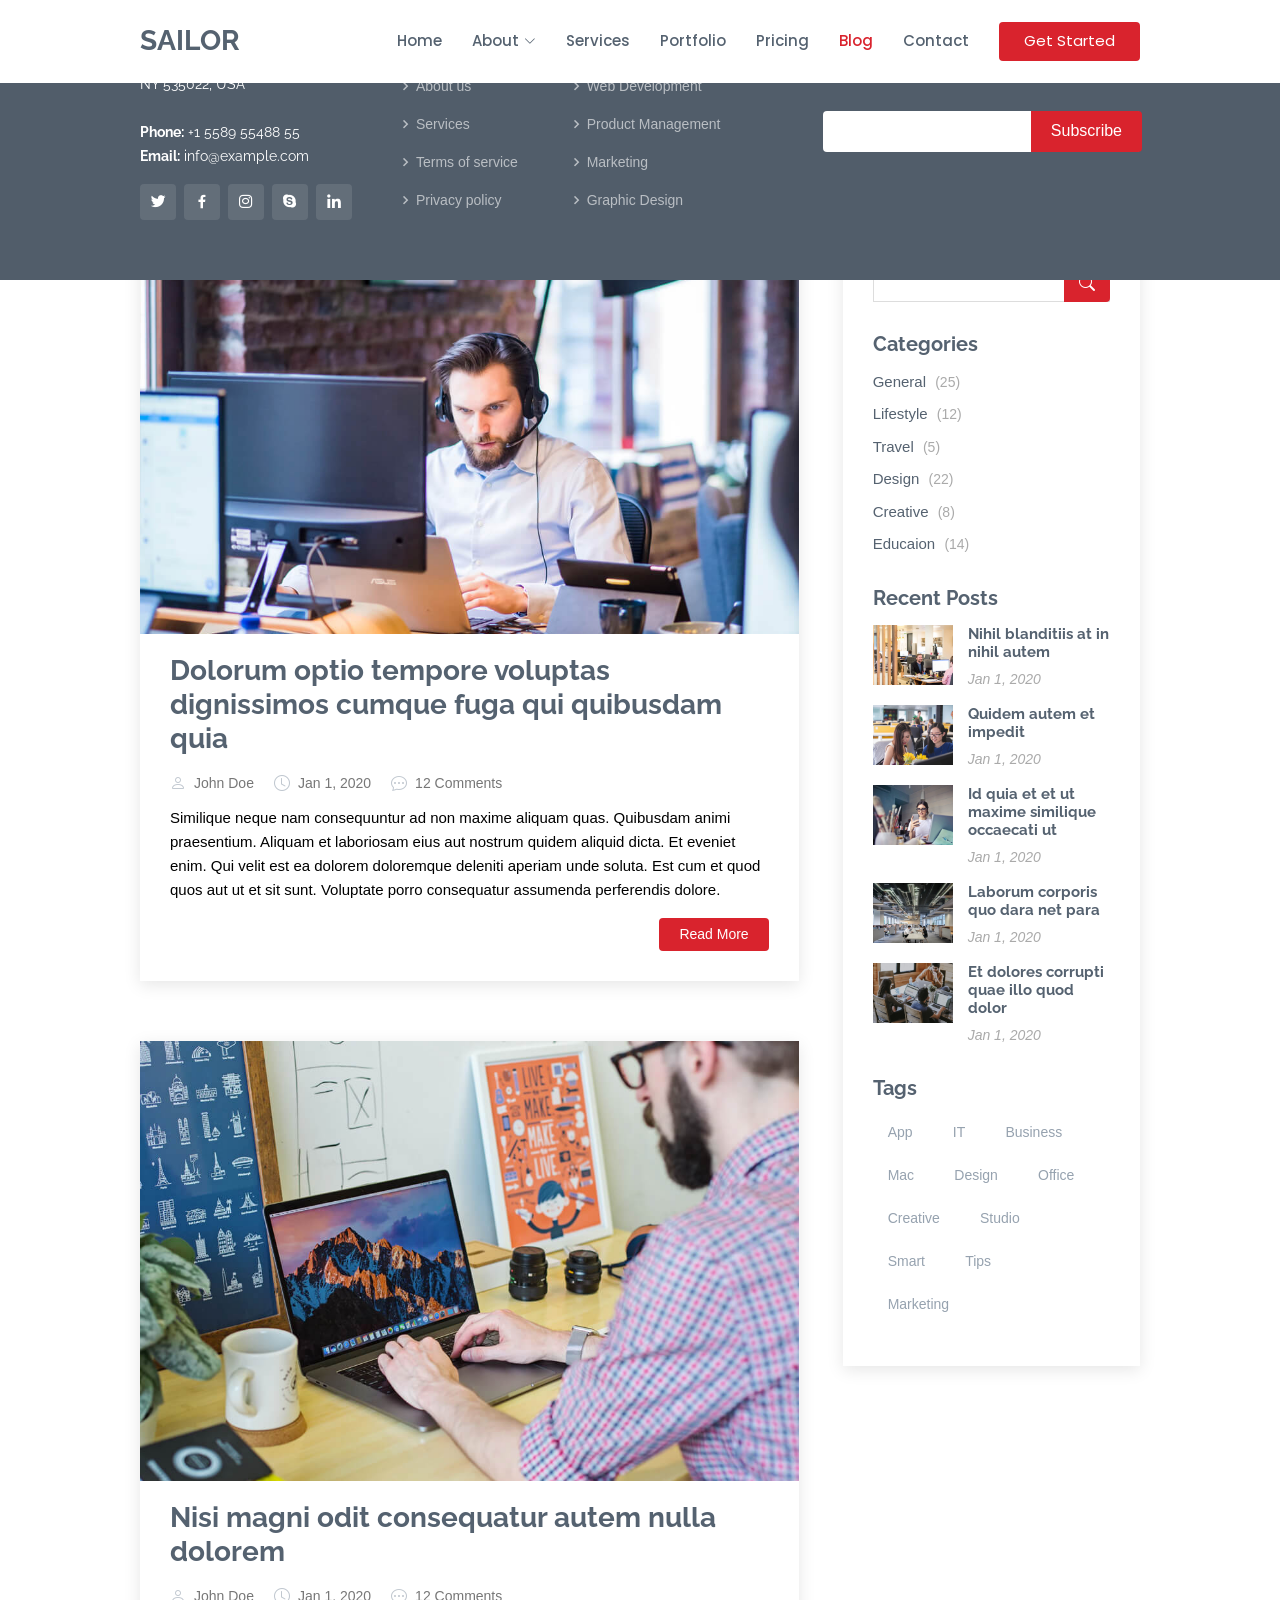
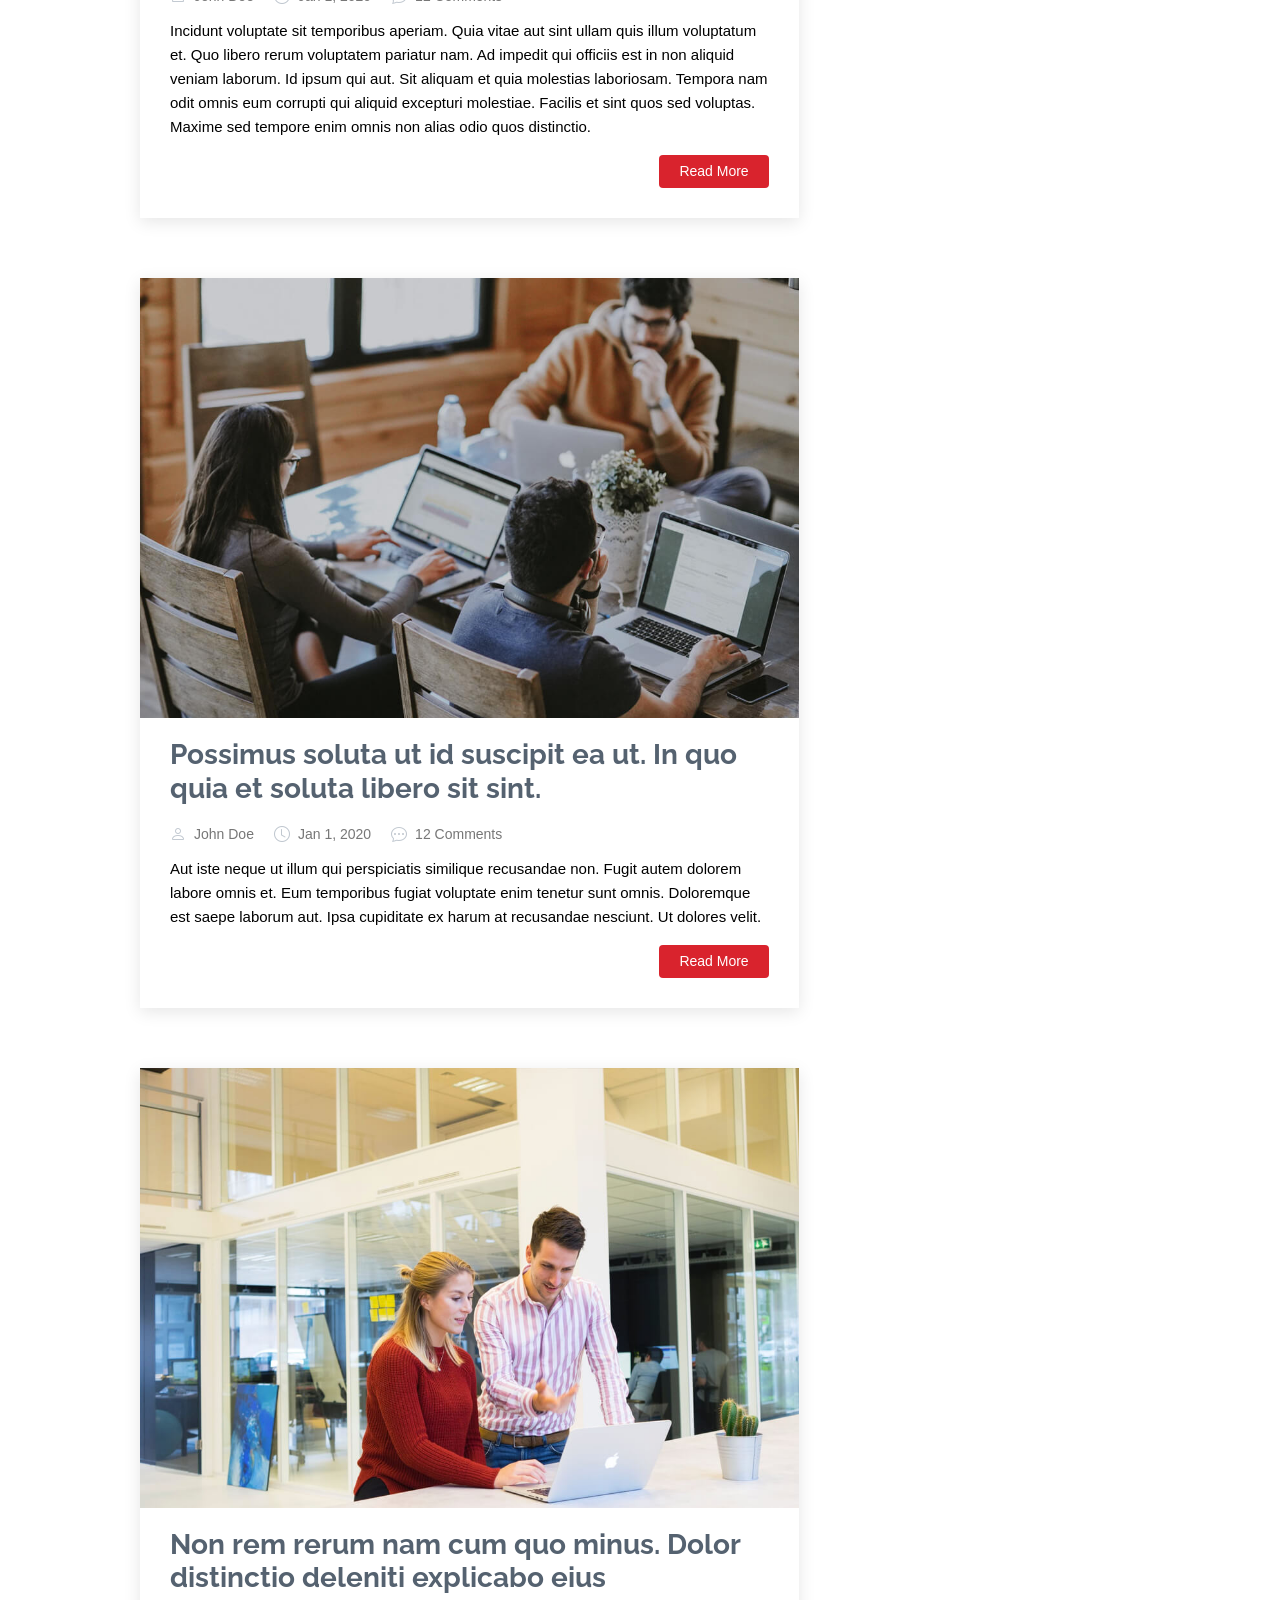
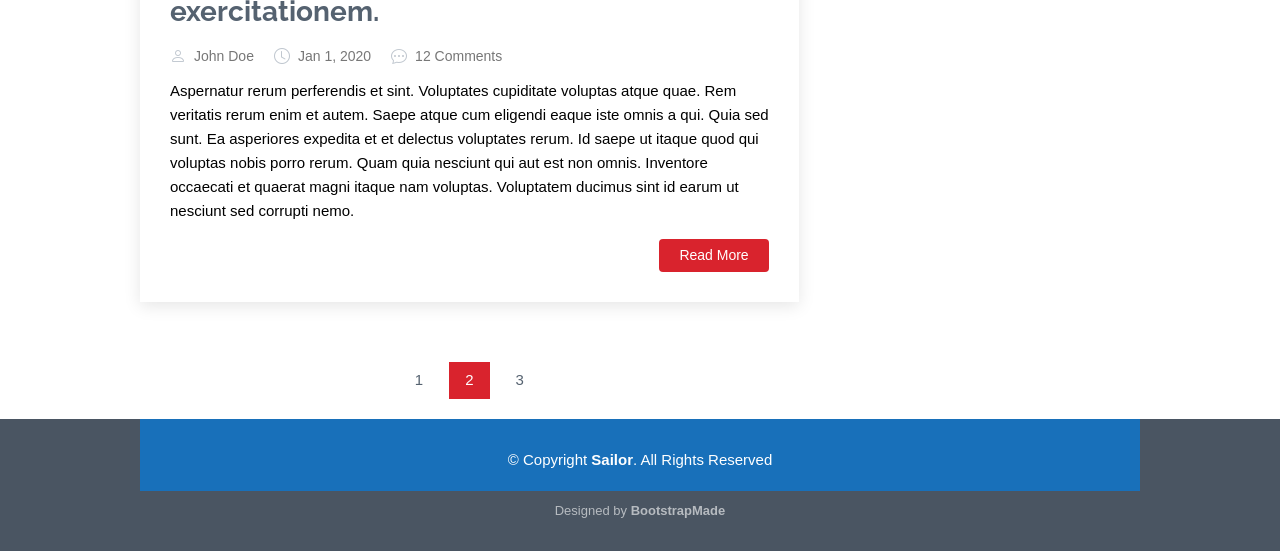
<file: public/Home-old/blog.html>
<!DOCTYPE html>
<html lang="en">

<head>
  <meta charset="utf-8">
  <meta content="width=device-width, initial-scale=1.0" name="viewport">

  <title>Blog - Sailor Bootstrap Template</title>
  <meta content="" name="description">
  <meta content="" name="keywords">

  <!-- Favicons -->
  <link href="assets/img/favicon.png" rel="icon">
  <link href="assets/img/apple-touch-icon.png" rel="apple-touch-icon">

  <!-- Google Fonts -->
  <link href="https://fonts.googleapis.com/css?family=Open+Sans:300,300i,400,400i,600,600i,700,700i|Raleway:300,300i,400,400i,500,500i,600,600i,700,700i|Poppins:300,300i,400,400i,500,500i,600,600i,700,700i" rel="stylesheet">

  <!-- Vendor CSS Files -->
  <link href="assets/vendor/animate.css/animate.min.css" rel="stylesheet">
  <link href="assets/vendor/bootstrap/css/bootstrap.min.css" rel="stylesheet">
  <link href="assets/vendor/bootstrap-icons/bootstrap-icons.css" rel="stylesheet">
  <link href="assets/vendor/boxicons/css/boxicons.min.css" rel="stylesheet">
  <link href="assets/vendor/glightbox/css/glightbox.min.css" rel="stylesheet">
  <link href="assets/vendor/remixicon/remixicon.css" rel="stylesheet">
  <link href="assets/vendor/swiper/swiper-bundle.min.css" rel="stylesheet">

  <!-- Template Main CSS File -->
  <link href="assets/css/style.css" rel="stylesheet">

  <!-- =======================================================
  * Template Name: Sailor - v4.10.0
  * Template URL: https://bootstrapmade.com/sailor-free-bootstrap-theme/
  * Author: BootstrapMade.com
  * License: https://bootstrapmade.com/license/
  ======================================================== -->
</head>

<body>

  <!-- ======= Header ======= -->
  <header id="header" class="fixed-top d-flex align-items-center">
    <div class="container d-flex align-items-center">

      <h1 class="logo me-auto"><a href="index.html">Sailor</a></h1>
      <!-- Uncomment below if you prefer to use an image logo -->
      <!-- <a href="index.html" class="logo me-auto"><img src="assets/img/logo.png" alt="" class="img-fluid"></a>-->

      <nav id="navbar" class="navbar">
        <ul>
          <li><a href="index.html">Home</a></li>

          <li class="dropdown"><a href="#"><span>About</span> <i class="bi bi-chevron-down"></i></a>
            <ul>
              <li><a href="about.html">About</a></li>
              <li><a href="team.html">Team</a></li>
              <li><a href="testimonials.html">Testimonials</a></li>

              <li class="dropdown"><a href="#"><span>Deep Drop Down</span> <i class="bi bi-chevron-right"></i></a>
                <ul>
                  <li><a href="#">Deep Drop Down 1</a></li>
                  <li><a href="#">Deep Drop Down 2</a></li>
                  <li><a href="#">Deep Drop Down 3</a></li>
                  <li><a href="#">Deep Drop Down 4</a></li>
                  <li><a href="#">Deep Drop Down 5</a></li>
                </ul>
              </li>
            </ul>
          </li>
          <li><a href="services.html">Services</a></li>
          <li><a href="portfolio.html">Portfolio</a></li>
          <li><a href="pricing.html">Pricing</a></li>
          <li><a href="blog.html" class="active">Blog</a></li>

          <li><a href="contact.html">Contact</a></li>
          <li><a href="index.html" class="getstarted">Get Started</a></li>
        </ul>
        <i class="bi bi-list mobile-nav-toggle"></i>
      </nav><!-- .navbar -->

    </div>
  </header><!-- End Header -->

  <main id="main">

    <!-- ======= Breadcrumbs ======= -->
    <section id="breadcrumbs" class="breadcrumbs">
      <div class="container">

        <div class="d-flex justify-content-between align-items-center">
          <h2>Blog</h2>
          <ol>
            <li><a href="index.html">Home</a></li>
            <li>Blog</li>
          </ol>
        </div>

      </div>
    </section><!-- End Breadcrumbs -->

    <!-- ======= Blog Section ======= -->
    <section id="blog" class="blog">
      <div class="container" data-aos="fade-up">

        <div class="row">

          <div class="col-lg-8 entries">

            <article class="entry">

              <div class="entry-img">
                <img src="assets/img/blog/blog-1.jpg" alt="" class="img-fluid">
              </div>

              <h2 class="entry-title">
                <a href="blog-single.html">Dolorum optio tempore voluptas dignissimos cumque fuga qui quibusdam quia</a>
              </h2>

              <div class="entry-meta">
                <ul>
                  <li class="d-flex align-items-center"><i class="bi bi-person"></i> <a href="blog-single.html">John Doe</a></li>
                  <li class="d-flex align-items-center"><i class="bi bi-clock"></i> <a href="blog-single.html"><time datetime="2020-01-01">Jan 1, 2020</time></a></li>
                  <li class="d-flex align-items-center"><i class="bi bi-chat-dots"></i> <a href="blog-single.html">12 Comments</a></li>
                </ul>
              </div>

              <div class="entry-content">
                <p>
                  Similique neque nam consequuntur ad non maxime aliquam quas. Quibusdam animi praesentium. Aliquam et laboriosam eius aut nostrum quidem aliquid dicta.
                  Et eveniet enim. Qui velit est ea dolorem doloremque deleniti aperiam unde soluta. Est cum et quod quos aut ut et sit sunt. Voluptate porro consequatur assumenda perferendis dolore.
                </p>
                <div class="read-more">
                  <a href="blog-single.html">Read More</a>
                </div>
              </div>

            </article><!-- End blog entry -->

            <article class="entry">

              <div class="entry-img">
                <img src="assets/img/blog/blog-2.jpg" alt="" class="img-fluid">
              </div>

              <h2 class="entry-title">
                <a href="blog-single.html">Nisi magni odit consequatur autem nulla dolorem</a>
              </h2>

              <div class="entry-meta">
                <ul>
                  <li class="d-flex align-items-center"><i class="bi bi-person"></i> <a href="blog-single.html">John Doe</a></li>
                  <li class="d-flex align-items-center"><i class="bi bi-clock"></i> <a href="blog-single.html"><time datetime="2020-01-01">Jan 1, 2020</time></a></li>
                  <li class="d-flex align-items-center"><i class="bi bi-chat-dots"></i> <a href="blog-single.html">12 Comments</a></li>
                </ul>
              </div>

              <div class="entry-content">
                <p>
                  Incidunt voluptate sit temporibus aperiam. Quia vitae aut sint ullam quis illum voluptatum et. Quo libero rerum voluptatem pariatur nam.
                  Ad impedit qui officiis est in non aliquid veniam laborum. Id ipsum qui aut. Sit aliquam et quia molestias laboriosam. Tempora nam odit omnis eum corrupti qui aliquid excepturi molestiae. Facilis et sint quos sed voluptas. Maxime sed tempore enim omnis non alias odio quos distinctio.
                </p>
                <div class="read-more">
                  <a href="blog-single.html">Read More</a>
                </div>
              </div>

            </article><!-- End blog entry -->

            <article class="entry">

              <div class="entry-img">
                <img src="assets/img/blog/blog-3.jpg" alt="" class="img-fluid">
              </div>

              <h2 class="entry-title">
                <a href="blog-single.html">Possimus soluta ut id suscipit ea ut. In quo quia et soluta libero sit sint.</a>
              </h2>

              <div class="entry-meta">
                <ul>
                  <li class="d-flex align-items-center"><i class="bi bi-person"></i> <a href="blog-single.html">John Doe</a></li>
                  <li class="d-flex align-items-center"><i class="bi bi-clock"></i> <a href="blog-single.html"><time datetime="2020-01-01">Jan 1, 2020</time></a></li>
                  <li class="d-flex align-items-center"><i class="bi bi-chat-dots"></i> <a href="blog-single.html">12 Comments</a></li>
                </ul>
              </div>

              <div class="entry-content">
                <p>
                  Aut iste neque ut illum qui perspiciatis similique recusandae non. Fugit autem dolorem labore omnis et. Eum temporibus fugiat voluptate enim tenetur sunt omnis.
                  Doloremque est saepe laborum aut. Ipsa cupiditate ex harum at recusandae nesciunt. Ut dolores velit.
                </p>
                <div class="read-more">
                  <a href="blog-single.html">Read More</a>
                </div>
              </div>

            </article><!-- End blog entry -->

            <article class="entry">

              <div class="entry-img">
                <img src="assets/img/blog/blog-4.jpg" alt="" class="img-fluid">
              </div>

              <h2 class="entry-title">
                <a href="blog-single.html">Non rem rerum nam cum quo minus. Dolor distinctio deleniti explicabo eius exercitationem.</a>
              </h2>

              <div class="entry-meta">
                <ul>
                  <li class="d-flex align-items-center"><i class="bi bi-person"></i> <a href="blog-single.html">John Doe</a></li>
                  <li class="d-flex align-items-center"><i class="bi bi-clock"></i> <a href="blog-single.html"><time datetime="2020-01-01">Jan 1, 2020</time></a></li>
                  <li class="d-flex align-items-center"><i class="bi bi-chat-dots"></i> <a href="blog-single.html">12 Comments</a></li>
                </ul>
              </div>

              <div class="entry-content">
                <p>
                  Aspernatur rerum perferendis et sint. Voluptates cupiditate voluptas atque quae. Rem veritatis rerum enim et autem. Saepe atque cum eligendi eaque iste omnis a qui.
                  Quia sed sunt. Ea asperiores expedita et et delectus voluptates rerum. Id saepe ut itaque quod qui voluptas nobis porro rerum. Quam quia nesciunt qui aut est non omnis. Inventore occaecati et quaerat magni itaque nam voluptas. Voluptatem ducimus sint id earum ut nesciunt sed corrupti nemo.
                </p>
                <div class="read-more">
                  <a href="blog-single.html">Read More</a>
                </div>
              </div>

            </article><!-- End blog entry -->

            <div class="blog-pagination">
              <ul class="justify-content-center">
                <li><a href="#">1</a></li>
                <li class="active"><a href="#">2</a></li>
                <li><a href="#">3</a></li>
              </ul>
            </div>

          </div><!-- End blog entries list -->

          <div class="col-lg-4">

            <div class="sidebar">

              <h3 class="sidebar-title">Search</h3>
              <div class="sidebar-item search-form">
                <form action="">
                  <input type="text">
                  <button type="submit"><i class="bi bi-search"></i></button>
                </form>
              </div><!-- End sidebar search formn-->

              <h3 class="sidebar-title">Categories</h3>
              <div class="sidebar-item categories">
                <ul>
                  <li><a href="#">General <span>(25)</span></a></li>
                  <li><a href="#">Lifestyle <span>(12)</span></a></li>
                  <li><a href="#">Travel <span>(5)</span></a></li>
                  <li><a href="#">Design <span>(22)</span></a></li>
                  <li><a href="#">Creative <span>(8)</span></a></li>
                  <li><a href="#">Educaion <span>(14)</span></a></li>
                </ul>
              </div><!-- End sidebar categories-->

              <h3 class="sidebar-title">Recent Posts</h3>
              <div class="sidebar-item recent-posts">
                <div class="post-item clearfix">
                  <img src="assets/img/blog/blog-recent-1.jpg" alt="">
                  <h4><a href="blog-single.html">Nihil blanditiis at in nihil autem</a></h4>
                  <time datetime="2020-01-01">Jan 1, 2020</time>
                </div>

                <div class="post-item clearfix">
                  <img src="assets/img/blog/blog-recent-2.jpg" alt="">
                  <h4><a href="blog-single.html">Quidem autem et impedit</a></h4>
                  <time datetime="2020-01-01">Jan 1, 2020</time>
                </div>

                <div class="post-item clearfix">
                  <img src="assets/img/blog/blog-recent-3.jpg" alt="">
                  <h4><a href="blog-single.html">Id quia et et ut maxime similique occaecati ut</a></h4>
                  <time datetime="2020-01-01">Jan 1, 2020</time>
                </div>

                <div class="post-item clearfix">
                  <img src="assets/img/blog/blog-recent-4.jpg" alt="">
                  <h4><a href="blog-single.html">Laborum corporis quo dara net para</a></h4>
                  <time datetime="2020-01-01">Jan 1, 2020</time>
                </div>

                <div class="post-item clearfix">
                  <img src="assets/img/blog/blog-recent-5.jpg" alt="">
                  <h4><a href="blog-single.html">Et dolores corrupti quae illo quod dolor</a></h4>
                  <time datetime="2020-01-01">Jan 1, 2020</time>
                </div>

              </div><!-- End sidebar recent posts-->

              <h3 class="sidebar-title">Tags</h3>
              <div class="sidebar-item tags">
                <ul>
                  <li><a href="#">App</a></li>
                  <li><a href="#">IT</a></li>
                  <li><a href="#">Business</a></li>
                  <li><a href="#">Mac</a></li>
                  <li><a href="#">Design</a></li>
                  <li><a href="#">Office</a></li>
                  <li><a href="#">Creative</a></li>
                  <li><a href="#">Studio</a></li>
                  <li><a href="#">Smart</a></li>
                  <li><a href="#">Tips</a></li>
                  <li><a href="#">Marketing</a></li>
                </ul>
              </div><!-- End sidebar tags-->

            </div><!-- End sidebar -->

          </div><!-- End blog sidebar -->

        </div>

      </div>
    </section><!-- End Blog Section -->

  </main><!-- End #main -->

  <!-- ======= Footer ======= -->
  <footer id="footer">
    <div class="footer-top">
      <div class="container">
        <div class="row">

          <div class="col-lg-3 col-md-6">
            <div class="footer-info">
              <h3>Sailor</h3>
              <p>
                A108 Adam Street <br>
                NY 535022, USA<br><br>
                <strong>Phone:</strong> +1 5589 55488 55<br>
                <strong>Email:</strong> info@example.com<br>
              </p>
              <div class="social-links mt-3">
                <a href="#" class="twitter"><i class="bx bxl-twitter"></i></a>
                <a href="#" class="facebook"><i class="bx bxl-facebook"></i></a>
                <a href="#" class="instagram"><i class="bx bxl-instagram"></i></a>
                <a href="#" class="google-plus"><i class="bx bxl-skype"></i></a>
                <a href="#" class="linkedin"><i class="bx bxl-linkedin"></i></a>
              </div>
            </div>
          </div>

          <div class="col-lg-2 col-md-6 footer-links">
            <h4>Useful Links</h4>
            <ul>
              <li><i class="bx bx-chevron-right"></i> <a href="#">Home</a></li>
              <li><i class="bx bx-chevron-right"></i> <a href="#">About us</a></li>
              <li><i class="bx bx-chevron-right"></i> <a href="#">Services</a></li>
              <li><i class="bx bx-chevron-right"></i> <a href="#">Terms of service</a></li>
              <li><i class="bx bx-chevron-right"></i> <a href="#">Privacy policy</a></li>
            </ul>
          </div>

          <div class="col-lg-3 col-md-6 footer-links">
            <h4>Our Services</h4>
            <ul>
              <li><i class="bx bx-chevron-right"></i> <a href="#">Web Design</a></li>
              <li><i class="bx bx-chevron-right"></i> <a href="#">Web Development</a></li>
              <li><i class="bx bx-chevron-right"></i> <a href="#">Product Management</a></li>
              <li><i class="bx bx-chevron-right"></i> <a href="#">Marketing</a></li>
              <li><i class="bx bx-chevron-right"></i> <a href="#">Graphic Design</a></li>
            </ul>
          </div>

          <div class="col-lg-4 col-md-6 footer-newsletter">
            <h4>Our Newsletter</h4>
            <p>Tamen quem nulla quae legam multos aute sint culpa legam noster magna</p>
            <form action="" method="post">
              <input type="email" name="email"><input type="submit" value="Subscribe">
            </form>

          </div>

        </div>
      </div>
    </div>

    <div class="container">
      <div class="copyright">
        &copy; Copyright <strong><span>Sailor</span></strong>. All Rights Reserved
      </div>
      <div class="credits">
        <!-- All the links in the footer should remain intact. -->
        <!-- You can delete the links only if you purchased the pro version. -->
        <!-- Licensing information: https://bootstrapmade.com/license/ -->
        <!-- Purchase the pro version with working PHP/AJAX contact form: https://bootstrapmade.com/sailor-free-bootstrap-theme/ -->
        Designed by <a href="https://bootstrapmade.com/">BootstrapMade</a>
      </div>
    </div>
  </footer><!-- End Footer -->

  <a href="#" class="back-to-top d-flex align-items-center justify-content-center"><i class="bi bi-arrow-up-short"></i></a>

  <!-- Vendor JS Files -->
  <script src="assets/vendor/bootstrap/js/bootstrap.bundle.min.js"></script>
  <script src="assets/vendor/glightbox/js/glightbox.min.js"></script>
  <script src="assets/vendor/isotope-layout/isotope.pkgd.min.js"></script>
  <script src="assets/vendor/swiper/swiper-bundle.min.js"></script>
  <script src="assets/vendor/waypoints/noframework.waypoints.js"></script>
  <script src="assets/vendor/php-email-form/validate.js"></script>

  <!-- Template Main JS File -->
  <script src="assets/js/main.js"></script>

</body>

</html>
</file>
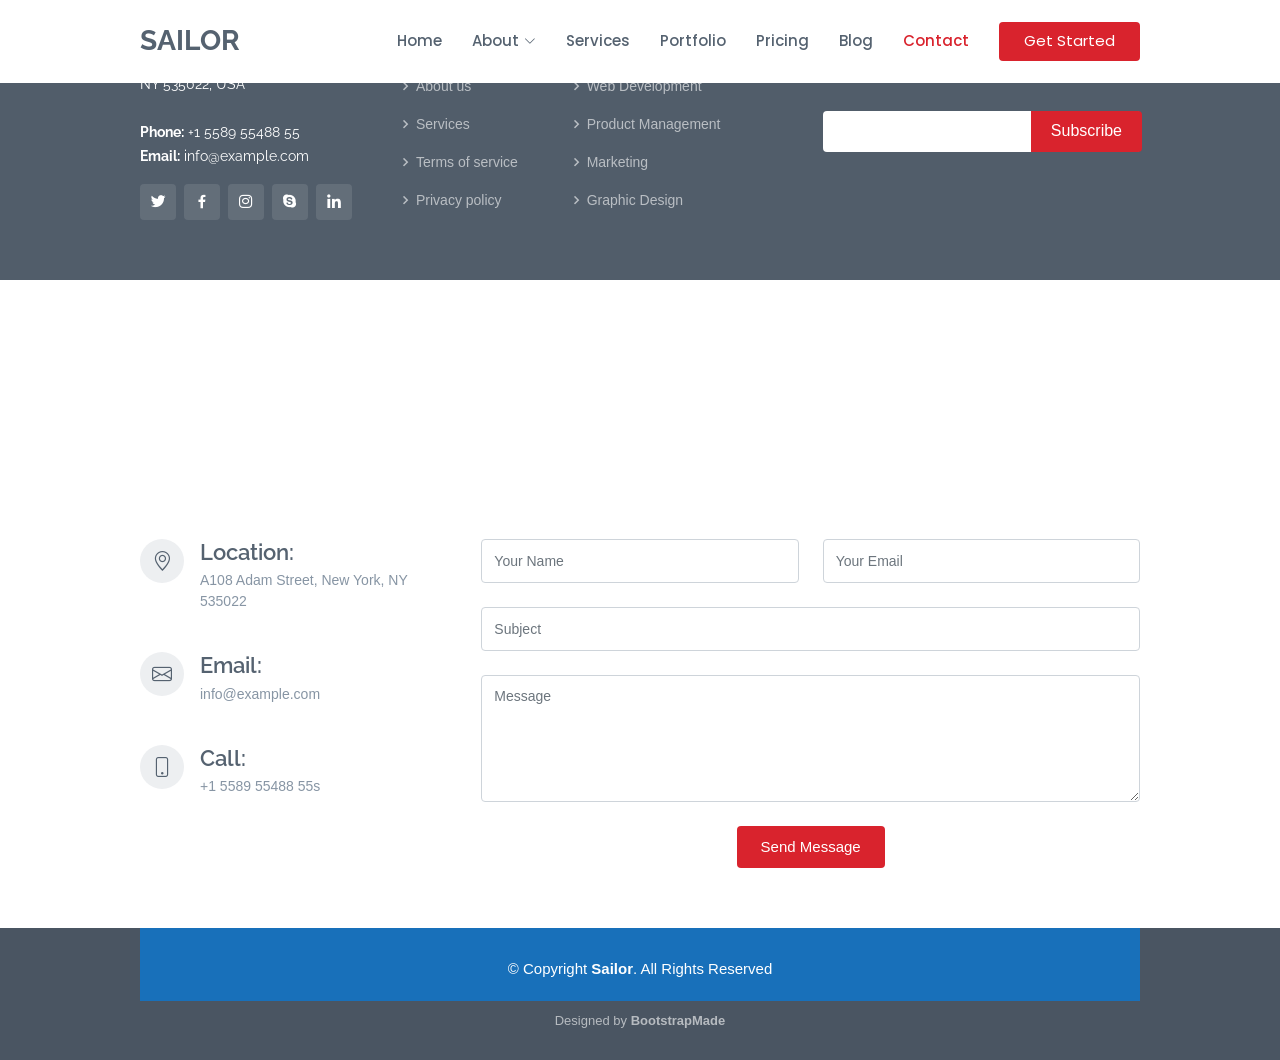
<file: public/Home-old/contact.html>
<!DOCTYPE html>
<html lang="en">

<head>
  <meta charset="utf-8">
  <meta content="width=device-width, initial-scale=1.0" name="viewport">

  <title>Contact - Sailor Bootstrap Template</title>
  <meta content="" name="description">
  <meta content="" name="keywords">

  <!-- Favicons -->
  <link href="assets/img/favicon.png" rel="icon">
  <link href="assets/img/apple-touch-icon.png" rel="apple-touch-icon">

  <!-- Google Fonts -->
  <link href="https://fonts.googleapis.com/css?family=Open+Sans:300,300i,400,400i,600,600i,700,700i|Raleway:300,300i,400,400i,500,500i,600,600i,700,700i|Poppins:300,300i,400,400i,500,500i,600,600i,700,700i" rel="stylesheet">

  <!-- Vendor CSS Files -->
  <link href="assets/vendor/animate.css/animate.min.css" rel="stylesheet">
  <link href="assets/vendor/bootstrap/css/bootstrap.min.css" rel="stylesheet">
  <link href="assets/vendor/bootstrap-icons/bootstrap-icons.css" rel="stylesheet">
  <link href="assets/vendor/boxicons/css/boxicons.min.css" rel="stylesheet">
  <link href="assets/vendor/glightbox/css/glightbox.min.css" rel="stylesheet">
  <link href="assets/vendor/remixicon/remixicon.css" rel="stylesheet">
  <link href="assets/vendor/swiper/swiper-bundle.min.css" rel="stylesheet">

  <!-- Template Main CSS File -->
  <link href="assets/css/style.css" rel="stylesheet">

  <!-- =======================================================
  * Template Name: Sailor - v4.10.0
  * Template URL: https://bootstrapmade.com/sailor-free-bootstrap-theme/
  * Author: BootstrapMade.com
  * License: https://bootstrapmade.com/license/
  ======================================================== -->
</head>

<body>

  <!-- ======= Header ======= -->
  <header id="header" class="fixed-top d-flex align-items-center">
    <div class="container d-flex align-items-center">

      <h1 class="logo me-auto"><a href="index.html">Sailor</a></h1>
      <!-- Uncomment below if you prefer to use an image logo -->
      <!-- <a href="index.html" class="logo me-auto"><img src="assets/img/logo.png" alt="" class="img-fluid"></a>-->

      <nav id="navbar" class="navbar">
        <ul>
          <li><a href="index.html">Home</a></li>

          <li class="dropdown"><a href="#"><span>About</span> <i class="bi bi-chevron-down"></i></a>
            <ul>
              <li><a href="about.html">About</a></li>
              <li><a href="team.html">Team</a></li>
              <li><a href="testimonials.html">Testimonials</a></li>

              <li class="dropdown"><a href="#"><span>Deep Drop Down</span> <i class="bi bi-chevron-right"></i></a>
                <ul>
                  <li><a href="#">Deep Drop Down 1</a></li>
                  <li><a href="#">Deep Drop Down 2</a></li>
                  <li><a href="#">Deep Drop Down 3</a></li>
                  <li><a href="#">Deep Drop Down 4</a></li>
                  <li><a href="#">Deep Drop Down 5</a></li>
                </ul>
              </li>
            </ul>
          </li>
          <li><a href="services.html">Services</a></li>
          <li><a href="portfolio.html">Portfolio</a></li>
          <li><a href="pricing.html">Pricing</a></li>
          <li><a href="blog.html">Blog</a></li>

          <li><a href="contact.html" class="active">Contact</a></li>
          <li><a href="index.html" class="getstarted">Get Started</a></li>
        </ul>
        <i class="bi bi-list mobile-nav-toggle"></i>
      </nav><!-- .navbar -->

    </div>
  </header><!-- End Header -->

  <main id="main">

    <!-- ======= Breadcrumbs ======= -->
    <section id="breadcrumbs" class="breadcrumbs">
      <div class="container">

        <div class="d-flex justify-content-between align-items-center">
          <h2>Contact</h2>
          <ol>
            <li><a href="index.html">Home</a></li>
            <li>Contact</li>
          </ol>
        </div>

      </div>
    </section><!-- End Breadcrumbs -->

    <!-- ======= Contact Section ======= -->
    <section id="contact" class="contact">
      <div class="container">

        <div>
          <iframe style="border:0; width: 100%; height: 270px;" src="https://www.google.com/maps/embed?pb=!1m14!1m8!1m3!1d12097.433213460943!2d-74.0062269!3d40.7101282!3m2!1i1024!2i768!4f13.1!3m3!1m2!1s0x0%3A0xb89d1fe6bc499443!2sDowntown+Conference+Center!5e0!3m2!1smk!2sbg!4v1539943755621" frameborder="0" allowfullscreen></iframe>
        </div>

        <div class="row mt-5">

          <div class="col-lg-4">
            <div class="info">
              <div class="address">
                <i class="bi bi-geo-alt"></i>
                <h4>Location:</h4>
                <p>A108 Adam Street, New York, NY 535022</p>
              </div>

              <div class="email">
                <i class="bi bi-envelope"></i>
                <h4>Email:</h4>
                <p>info@example.com</p>
              </div>

              <div class="phone">
                <i class="bi bi-phone"></i>
                <h4>Call:</h4>
                <p>+1 5589 55488 55s</p>
              </div>

            </div>

          </div>

          <div class="col-lg-8 mt-5 mt-lg-0">

            <form action="forms/contact.php" method="post" role="form" class="php-email-form">
              <div class="row">
                <div class="col-md-6 form-group">
                  <input type="text" name="name" class="form-control" id="name" placeholder="Your Name" required>
                </div>
                <div class="col-md-6 form-group mt-3 mt-md-0">
                  <input type="email" class="form-control" name="email" id="email" placeholder="Your Email" required>
                </div>
              </div>
              <div class="form-group mt-3">
                <input type="text" class="form-control" name="subject" id="subject" placeholder="Subject" required>
              </div>
              <div class="form-group mt-3">
                <textarea class="form-control" name="message" rows="5" placeholder="Message" required></textarea>
              </div>
              <div class="my-3">
                <div class="loading">Loading</div>
                <div class="error-message"></div>
                <div class="sent-message">Your message has been sent. Thank you!</div>
              </div>
              <div class="text-center"><button type="submit">Send Message</button></div>
            </form>

          </div>

        </div>

      </div>
    </section><!-- End Contact Section -->

  </main><!-- End #main -->

  <!-- ======= Footer ======= -->
  <footer id="footer">
    <div class="footer-top">
      <div class="container">
        <div class="row">

          <div class="col-lg-3 col-md-6">
            <div class="footer-info">
              <h3>Sailor</h3>
              <p>
                A108 Adam Street <br>
                NY 535022, USA<br><br>
                <strong>Phone:</strong> +1 5589 55488 55<br>
                <strong>Email:</strong> info@example.com<br>
              </p>
              <div class="social-links mt-3">
                <a href="#" class="twitter"><i class="bx bxl-twitter"></i></a>
                <a href="#" class="facebook"><i class="bx bxl-facebook"></i></a>
                <a href="#" class="instagram"><i class="bx bxl-instagram"></i></a>
                <a href="#" class="google-plus"><i class="bx bxl-skype"></i></a>
                <a href="#" class="linkedin"><i class="bx bxl-linkedin"></i></a>
              </div>
            </div>
          </div>

          <div class="col-lg-2 col-md-6 footer-links">
            <h4>Useful Links</h4>
            <ul>
              <li><i class="bx bx-chevron-right"></i> <a href="#">Home</a></li>
              <li><i class="bx bx-chevron-right"></i> <a href="#">About us</a></li>
              <li><i class="bx bx-chevron-right"></i> <a href="#">Services</a></li>
              <li><i class="bx bx-chevron-right"></i> <a href="#">Terms of service</a></li>
              <li><i class="bx bx-chevron-right"></i> <a href="#">Privacy policy</a></li>
            </ul>
          </div>

          <div class="col-lg-3 col-md-6 footer-links">
            <h4>Our Services</h4>
            <ul>
              <li><i class="bx bx-chevron-right"></i> <a href="#">Web Design</a></li>
              <li><i class="bx bx-chevron-right"></i> <a href="#">Web Development</a></li>
              <li><i class="bx bx-chevron-right"></i> <a href="#">Product Management</a></li>
              <li><i class="bx bx-chevron-right"></i> <a href="#">Marketing</a></li>
              <li><i class="bx bx-chevron-right"></i> <a href="#">Graphic Design</a></li>
            </ul>
          </div>

          <div class="col-lg-4 col-md-6 footer-newsletter">
            <h4>Our Newsletter</h4>
            <p>Tamen quem nulla quae legam multos aute sint culpa legam noster magna</p>
            <form action="" method="post">
              <input type="email" name="email"><input type="submit" value="Subscribe">
            </form>

          </div>

        </div>
      </div>
    </div>

    <div class="container">
      <div class="copyright">
        &copy; Copyright <strong><span>Sailor</span></strong>. All Rights Reserved
      </div>
      <div class="credits">
        <!-- All the links in the footer should remain intact. -->
        <!-- You can delete the links only if you purchased the pro version. -->
        <!-- Licensing information: https://bootstrapmade.com/license/ -->
        <!-- Purchase the pro version with working PHP/AJAX contact form: https://bootstrapmade.com/sailor-free-bootstrap-theme/ -->
        Designed by <a href="https://bootstrapmade.com/">BootstrapMade</a>
      </div>
    </div>
  </footer><!-- End Footer -->

  <a href="#" class="back-to-top d-flex align-items-center justify-content-center"><i class="bi bi-arrow-up-short"></i></a>

  <!-- Vendor JS Files -->
  <script src="assets/vendor/bootstrap/js/bootstrap.bundle.min.js"></script>
  <script src="assets/vendor/glightbox/js/glightbox.min.js"></script>
  <script src="assets/vendor/isotope-layout/isotope.pkgd.min.js"></script>
  <script src="assets/vendor/swiper/swiper-bundle.min.js"></script>
  <script src="assets/vendor/waypoints/noframework.waypoints.js"></script>
  <script src="assets/vendor/php-email-form/validate.js"></script>

  <!-- Template Main JS File -->
  <script src="assets/js/main.js"></script>

</body>

</html>
</file>
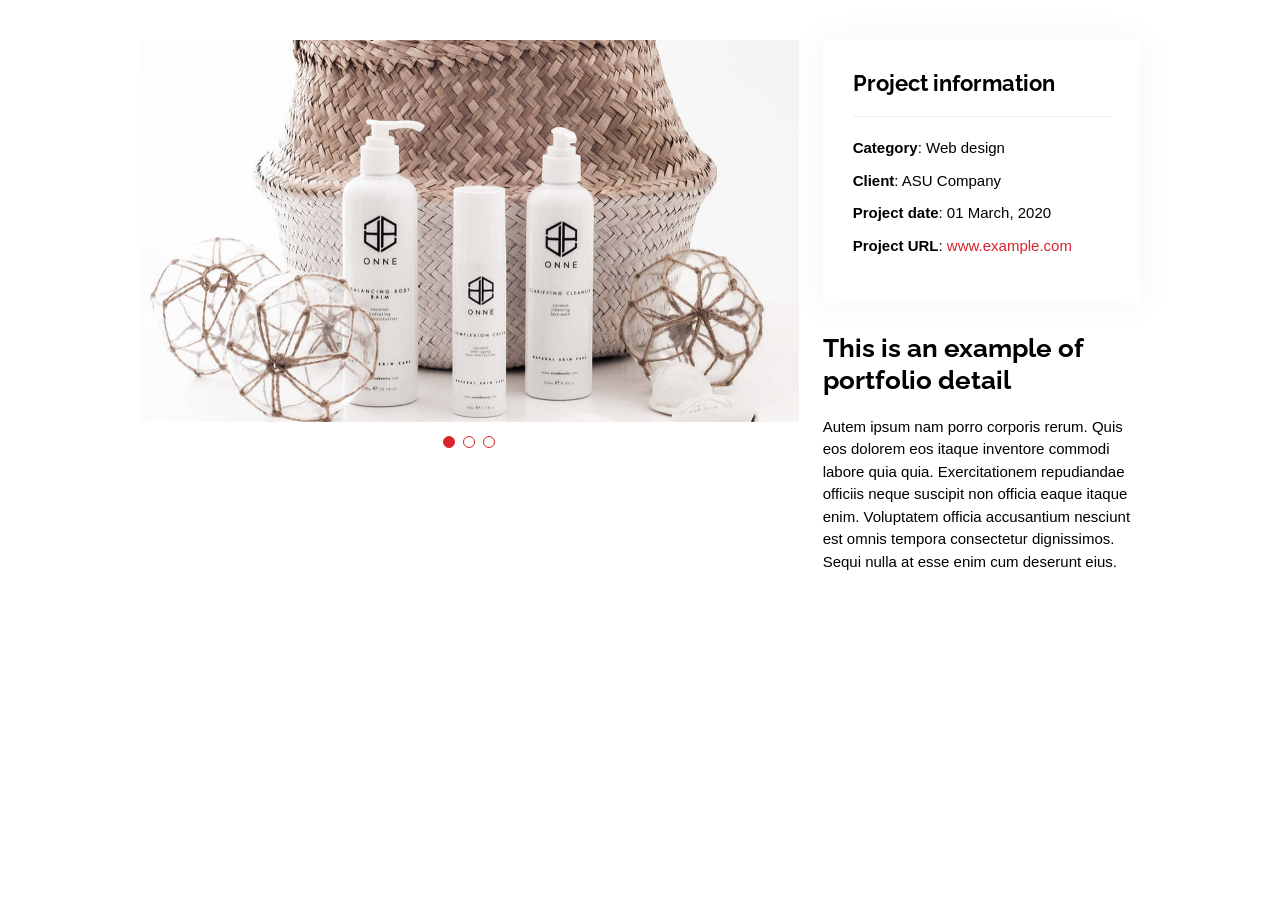
<file: public/Home-old/portfolio-details.html>
<!DOCTYPE html>
<html lang="en">

<head>
  <meta charset="utf-8">
  <meta content="width=device-width, initial-scale=1.0" name="viewport">

  <title>Portfolio Details - Sailor Bootstrap Template</title>
  <meta content="" name="description">
  <meta content="" name="keywords">

  <!-- Favicons -->
  <link href="assets/img/favicon.png" rel="icon">
  <link href="assets/img/apple-touch-icon.png" rel="apple-touch-icon">

  <!-- Google Fonts -->
  <link href="https://fonts.googleapis.com/css?family=Open+Sans:300,300i,400,400i,600,600i,700,700i|Raleway:300,300i,400,400i,500,500i,600,600i,700,700i|Poppins:300,300i,400,400i,500,500i,600,600i,700,700i" rel="stylesheet">

  <!-- Vendor CSS Files -->
  <link href="assets/vendor/animate.css/animate.min.css" rel="stylesheet">
  <link href="assets/vendor/bootstrap/css/bootstrap.min.css" rel="stylesheet">
  <link href="assets/vendor/bootstrap-icons/bootstrap-icons.css" rel="stylesheet">
  <link href="assets/vendor/boxicons/css/boxicons.min.css" rel="stylesheet">
  <link href="assets/vendor/glightbox/css/glightbox.min.css" rel="stylesheet">
  <link href="assets/vendor/remixicon/remixicon.css" rel="stylesheet">
  <link href="assets/vendor/swiper/swiper-bundle.min.css" rel="stylesheet">

  <!-- Template Main CSS File -->
  <link href="assets/css/style.css" rel="stylesheet">

  <!-- =======================================================
  * Template Name: Sailor - v4.10.0
  * Template URL: https://bootstrapmade.com/sailor-free-bootstrap-theme/
  * Author: BootstrapMade.com
  * License: https://bootstrapmade.com/license/
  ======================================================== -->
</head>

<body>

  <main id="main">

    <!-- ======= Portfolio Details Section ======= -->
    <section id="portfolio-details" class="portfolio-details">
      <div class="container">

        <div class="row gy-4">

          <div class="col-lg-8">
            <div class="portfolio-details-slider swiper">
              <div class="swiper-wrapper align-items-center">

                <div class="swiper-slide">
                  <img src="assets/img/portfolio/portfolio-details-1.jpg" alt="">
                </div>

                <div class="swiper-slide">
                  <img src="assets/img/portfolio/portfolio-details-2.jpg" alt="">
                </div>

                <div class="swiper-slide">
                  <img src="assets/img/portfolio/portfolio-details-3.jpg" alt="">
                </div>

              </div>
              <div class="swiper-pagination"></div>
            </div>
          </div>

          <div class="col-lg-4">
            <div class="portfolio-info">
              <h3>Project information</h3>
              <ul>
                <li><strong>Category</strong>: Web design</li>
                <li><strong>Client</strong>: ASU Company</li>
                <li><strong>Project date</strong>: 01 March, 2020</li>
                <li><strong>Project URL</strong>: <a href="#">www.example.com</a></li>
              </ul>
            </div>
            <div class="portfolio-description">
              <h2>This is an example of portfolio detail</h2>
              <p>
                Autem ipsum nam porro corporis rerum. Quis eos dolorem eos itaque inventore commodi labore quia quia. Exercitationem repudiandae officiis neque suscipit non officia eaque itaque enim. Voluptatem officia accusantium nesciunt est omnis tempora consectetur dignissimos. Sequi nulla at esse enim cum deserunt eius.
              </p>
            </div>
          </div>

        </div>

      </div>
    </section><!-- End Portfolio Details Section -->

  </main><!-- End #main -->

  <a href="#" class="back-to-top d-flex align-items-center justify-content-center"><i class="bi bi-arrow-up-short"></i></a>

  <!-- Vendor JS Files -->
  <script src="assets/vendor/bootstrap/js/bootstrap.bundle.min.js"></script>
  <script src="assets/vendor/glightbox/js/glightbox.min.js"></script>
  <script src="assets/vendor/isotope-layout/isotope.pkgd.min.js"></script>
  <script src="assets/vendor/swiper/swiper-bundle.min.js"></script>
  <script src="assets/vendor/waypoints/noframework.waypoints.js"></script>
  <script src="assets/vendor/php-email-form/validate.js"></script>

  <!-- Template Main JS File -->
  <script src="assets/js/main.js"></script>

</body>

</html>
</file>
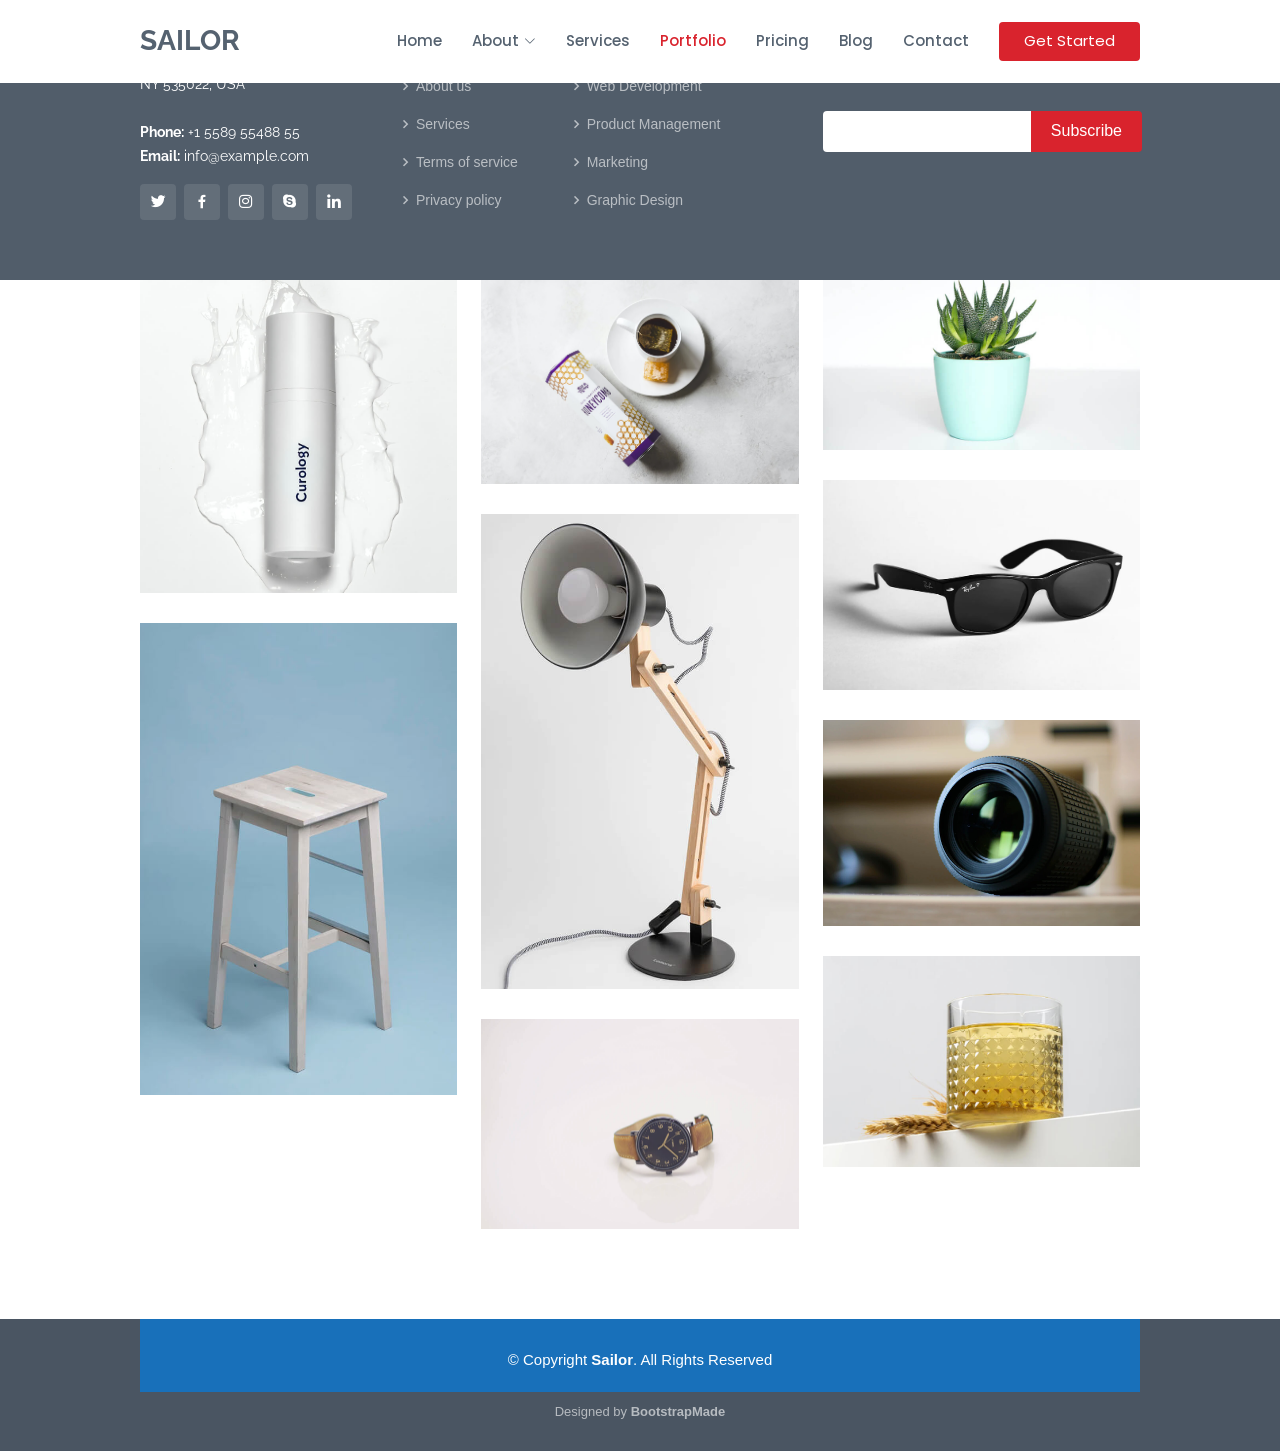
<file: public/Home-old/portfolio.html>
<!DOCTYPE html>
<html lang="en">

<head>
  <meta charset="utf-8">
  <meta content="width=device-width, initial-scale=1.0" name="viewport">

  <title>Portfolio - Sailor Bootstrap Template</title>
  <meta content="" name="description">
  <meta content="" name="keywords">

  <!-- Favicons -->
  <link href="assets/img/favicon.png" rel="icon">
  <link href="assets/img/apple-touch-icon.png" rel="apple-touch-icon">

  <!-- Google Fonts -->
  <link href="https://fonts.googleapis.com/css?family=Open+Sans:300,300i,400,400i,600,600i,700,700i|Raleway:300,300i,400,400i,500,500i,600,600i,700,700i|Poppins:300,300i,400,400i,500,500i,600,600i,700,700i" rel="stylesheet">

  <!-- Vendor CSS Files -->
  <link href="assets/vendor/animate.css/animate.min.css" rel="stylesheet">
  <link href="assets/vendor/bootstrap/css/bootstrap.min.css" rel="stylesheet">
  <link href="assets/vendor/bootstrap-icons/bootstrap-icons.css" rel="stylesheet">
  <link href="assets/vendor/boxicons/css/boxicons.min.css" rel="stylesheet">
  <link href="assets/vendor/glightbox/css/glightbox.min.css" rel="stylesheet">
  <link href="assets/vendor/remixicon/remixicon.css" rel="stylesheet">
  <link href="assets/vendor/swiper/swiper-bundle.min.css" rel="stylesheet">

  <!-- Template Main CSS File -->
  <link href="assets/css/style.css" rel="stylesheet">

  <!-- =======================================================
  * Template Name: Sailor - v4.10.0
  * Template URL: https://bootstrapmade.com/sailor-free-bootstrap-theme/
  * Author: BootstrapMade.com
  * License: https://bootstrapmade.com/license/
  ======================================================== -->
</head>

<body>

  <!-- ======= Header ======= -->
  <header id="header" class="fixed-top d-flex align-items-center">
    <div class="container d-flex align-items-center">

      <h1 class="logo me-auto"><a href="index.html">Sailor</a></h1>
      <!-- Uncomment below if you prefer to use an image logo -->
      <!-- <a href="index.html" class="logo me-auto"><img src="assets/img/logo.png" alt="" class="img-fluid"></a>-->

      <nav id="navbar" class="navbar">
        <ul>
          <li><a href="index.html">Home</a></li>

          <li class="dropdown"><a href="#"><span>About</span> <i class="bi bi-chevron-down"></i></a>
            <ul>
              <li><a href="about.html">About</a></li>
              <li><a href="team.html">Team</a></li>
              <li><a href="testimonials.html">Testimonials</a></li>

              <li class="dropdown"><a href="#"><span>Deep Drop Down</span> <i class="bi bi-chevron-right"></i></a>
                <ul>
                  <li><a href="#">Deep Drop Down 1</a></li>
                  <li><a href="#">Deep Drop Down 2</a></li>
                  <li><a href="#">Deep Drop Down 3</a></li>
                  <li><a href="#">Deep Drop Down 4</a></li>
                  <li><a href="#">Deep Drop Down 5</a></li>
                </ul>
              </li>
            </ul>
          </li>
          <li><a href="services.html">Services</a></li>
          <li><a href="portfolio.html" class="active">Portfolio</a></li>
          <li><a href="pricing.html">Pricing</a></li>
          <li><a href="blog.html">Blog</a></li>

          <li><a href="contact.html">Contact</a></li>
          <li><a href="index.html" class="getstarted">Get Started</a></li>
        </ul>
        <i class="bi bi-list mobile-nav-toggle"></i>
      </nav><!-- .navbar -->

    </div>
  </header><!-- End Header -->

  <main id="main">

    <!-- ======= Breadcrumbs ======= -->
    <section id="breadcrumbs" class="breadcrumbs">
      <div class="container">

        <div class="d-flex justify-content-between align-items-center">
          <h2>Portolio</h2>
          <ol>
            <li><a href="index.html">Home</a></li>
            <li>Portolio</li>
          </ol>
        </div>

      </div>
    </section><!-- End Breadcrumbs -->

    <!-- ======= Portfolio Section ======= -->
    <section id="portfolio" class="portfolio">
      <div class="container">

        <div class="row">
          <div class="col-lg-12 d-flex justify-content-center">
            <ul id="portfolio-flters">
              <li data-filter="*" class="filter-active">All</li>
              <li data-filter=".filter-app">App</li>
              <li data-filter=".filter-card">Card</li>
              <li data-filter=".filter-web">Web</li>
            </ul>
          </div>
        </div>

        <div class="row portfolio-container">

          <div class="col-lg-4 col-md-6 portfolio-item filter-app">
            <div class="portfolio-wrap">
              <img src="assets/img/portfolio/portfolio-1.jpg" class="img-fluid" alt="">
              <div class="portfolio-info">
                <h4>App 1</h4>
                <p>App</p>
                <div class="portfolio-links">
                  <a href="assets/img/portfolio/portfolio-1.jpg" data-gallery="portfolioGallery" class="portfolio-lightbox" title="App 1"><i class="bx bx-plus"></i></a>
                  <a href="portfolio-details.html" class="portfolio-details-lightbox" data-glightbox="type: external" title="Portfolio Details"><i class="bx bx-link"></i></a>
                </div>
              </div>
            </div>
          </div>

          <div class="col-lg-4 col-md-6 portfolio-item filter-web">
            <div class="portfolio-wrap">
              <img src="assets/img/portfolio/portfolio-2.jpg" class="img-fluid" alt="">
              <div class="portfolio-info">
                <h4>Web 3</h4>
                <p>Web</p>
                <div class="portfolio-links">
                  <a href="assets/img/portfolio/portfolio-2.jpg" data-gallery="portfolioGallery" class="portfolio-lightbox" title="Web 3"><i class="bx bx-plus"></i></a>
                  <a href="portfolio-details.html" class="portfolio-details-lightbox" data-glightbox="type: external" title="Portfolio Details"><i class="bx bx-link"></i></a>
                </div>
              </div>
            </div>
          </div>

          <div class="col-lg-4 col-md-6 portfolio-item filter-app">
            <div class="portfolio-wrap">
              <img src="assets/img/portfolio/portfolio-3.jpg" class="img-fluid" alt="">
              <div class="portfolio-info">
                <h4>App 2</h4>
                <p>App</p>
                <div class="portfolio-links">
                  <a href="assets/img/portfolio/portfolio-3.jpg" data-gallery="portfolioGallery" class="portfolio-lightbox" title="App 2"><i class="bx bx-plus"></i></a>
                  <a href="portfolio-details.html" class="portfolio-details-lightbox" data-glightbox="type: external" title="Portfolio Details"><i class="bx bx-link"></i></a>
                </div>
              </div>
            </div>
          </div>

          <div class="col-lg-4 col-md-6 portfolio-item filter-card">
            <div class="portfolio-wrap">
              <img src="assets/img/portfolio/portfolio-4.jpg" class="img-fluid" alt="">
              <div class="portfolio-info">
                <h4>Card 2</h4>
                <p>Card</p>
                <div class="portfolio-links">
                  <a href="assets/img/portfolio/portfolio-4.jpg" data-gallery="portfolioGallery" class="portfolio-lightbox" title="Card 2"><i class="bx bx-plus"></i></a>
                  <a href="portfolio-details.html" class="portfolio-details-lightbox" data-glightbox="type: external" title="Portfolio Details"><i class="bx bx-link"></i></a>
                </div>
              </div>
            </div>
          </div>

          <div class="col-lg-4 col-md-6 portfolio-item filter-web">
            <div class="portfolio-wrap">
              <img src="assets/img/portfolio/portfolio-5.jpg" class="img-fluid" alt="">
              <div class="portfolio-info">
                <h4>Web 2</h4>
                <p>Web</p>
                <div class="portfolio-links">
                  <a href="assets/img/portfolio/portfolio-5.jpg" data-gallery="portfolioGallery" class="portfolio-lightbox" title="Web 2"><i class="bx bx-plus"></i></a>
                  <a href="portfolio-details.html" class="portfolio-details-lightbox" data-glightbox="type: external" title="Portfolio Details"><i class="bx bx-link"></i></a>
                </div>
              </div>
            </div>
          </div>

          <div class="col-lg-4 col-md-6 portfolio-item filter-app">
            <div class="portfolio-wrap">
              <img src="assets/img/portfolio/portfolio-6.jpg" class="img-fluid" alt="">
              <div class="portfolio-info">
                <h4>App 3</h4>
                <p>App</p>
                <div class="portfolio-links">
                  <a href="assets/img/portfolio/portfolio-6.jpg" data-gallery="portfolioGallery" class="portfolio-lightbox" title="App 3"><i class="bx bx-plus"></i></a>
                  <a href="portfolio-details.html" class="portfolio-details-lightbox" data-glightbox="type: external" title="Portfolio Details"><i class="bx bx-link"></i></a>
                </div>
              </div>
            </div>
          </div>

          <div class="col-lg-4 col-md-6 portfolio-item filter-card">
            <div class="portfolio-wrap">
              <img src="assets/img/portfolio/portfolio-7.jpg" class="img-fluid" alt="">
              <div class="portfolio-info">
                <h4>Card 1</h4>
                <p>Card</p>
                <div class="portfolio-links">
                  <a href="assets/img/portfolio/portfolio-7.jpg" data-gallery="portfolioGallery" class="portfolio-lightbox" title="Card 1"><i class="bx bx-plus"></i></a>
                  <a href="portfolio-details.html" class="portfolio-details-lightbox" data-glightbox="type: external" title="Portfolio Details"><i class="bx bx-link"></i></a>
                </div>
              </div>
            </div>
          </div>

          <div class="col-lg-4 col-md-6 portfolio-item filter-card">
            <div class="portfolio-wrap">
              <img src="assets/img/portfolio/portfolio-8.jpg" class="img-fluid" alt="">
              <div class="portfolio-info">
                <h4>Card 3</h4>
                <p>Card</p>
                <div class="portfolio-links">
                  <a href="assets/img/portfolio/portfolio-8.jpg" data-gallery="portfolioGallery" class="portfolio-lightbox" title="Card 3"><i class="bx bx-plus"></i></a>
                  <a href="portfolio-details.html" class="portfolio-details-lightbox" data-glightbox="type: external" title="Portfolio Details"><i class="bx bx-link"></i></a>
                </div>
              </div>
            </div>
          </div>

          <div class="col-lg-4 col-md-6 portfolio-item filter-web">
            <div class="portfolio-wrap">
              <img src="assets/img/portfolio/portfolio-9.jpg" class="img-fluid" alt="">
              <div class="portfolio-info">
                <h4>Web 3</h4>
                <p>Web</p>
                <div class="portfolio-links">
                  <a href="assets/img/portfolio/portfolio-9.jpg" data-gallery="portfolioGallery" class="portfolio-lightbox" title="Web 3"><i class="bx bx-plus"></i></a>
                  <a href="portfolio-details.html" class="portfolio-details-lightbox" data-glightbox="type: external" title="Portfolio Details"><i class="bx bx-link"></i></a>
                </div>
              </div>
            </div>
          </div>

        </div>

      </div>
    </section><!-- End Portfolio Section -->

  </main><!-- End #main -->

  <!-- ======= Footer ======= -->
  <footer id="footer">
    <div class="footer-top">
      <div class="container">
        <div class="row">

          <div class="col-lg-3 col-md-6">
            <div class="footer-info">
              <h3>Sailor</h3>
              <p>
                A108 Adam Street <br>
                NY 535022, USA<br><br>
                <strong>Phone:</strong> +1 5589 55488 55<br>
                <strong>Email:</strong> info@example.com<br>
              </p>
              <div class="social-links mt-3">
                <a href="#" class="twitter"><i class="bx bxl-twitter"></i></a>
                <a href="#" class="facebook"><i class="bx bxl-facebook"></i></a>
                <a href="#" class="instagram"><i class="bx bxl-instagram"></i></a>
                <a href="#" class="google-plus"><i class="bx bxl-skype"></i></a>
                <a href="#" class="linkedin"><i class="bx bxl-linkedin"></i></a>
              </div>
            </div>
          </div>

          <div class="col-lg-2 col-md-6 footer-links">
            <h4>Useful Links</h4>
            <ul>
              <li><i class="bx bx-chevron-right"></i> <a href="#">Home</a></li>
              <li><i class="bx bx-chevron-right"></i> <a href="#">About us</a></li>
              <li><i class="bx bx-chevron-right"></i> <a href="#">Services</a></li>
              <li><i class="bx bx-chevron-right"></i> <a href="#">Terms of service</a></li>
              <li><i class="bx bx-chevron-right"></i> <a href="#">Privacy policy</a></li>
            </ul>
          </div>

          <div class="col-lg-3 col-md-6 footer-links">
            <h4>Our Services</h4>
            <ul>
              <li><i class="bx bx-chevron-right"></i> <a href="#">Web Design</a></li>
              <li><i class="bx bx-chevron-right"></i> <a href="#">Web Development</a></li>
              <li><i class="bx bx-chevron-right"></i> <a href="#">Product Management</a></li>
              <li><i class="bx bx-chevron-right"></i> <a href="#">Marketing</a></li>
              <li><i class="bx bx-chevron-right"></i> <a href="#">Graphic Design</a></li>
            </ul>
          </div>

          <div class="col-lg-4 col-md-6 footer-newsletter">
            <h4>Our Newsletter</h4>
            <p>Tamen quem nulla quae legam multos aute sint culpa legam noster magna</p>
            <form action="" method="post">
              <input type="email" name="email"><input type="submit" value="Subscribe">
            </form>

          </div>

        </div>
      </div>
    </div>

    <div class="container">
      <div class="copyright">
        &copy; Copyright <strong><span>Sailor</span></strong>. All Rights Reserved
      </div>
      <div class="credits">
        <!-- All the links in the footer should remain intact. -->
        <!-- You can delete the links only if you purchased the pro version. -->
        <!-- Licensing information: https://bootstrapmade.com/license/ -->
        <!-- Purchase the pro version with working PHP/AJAX contact form: https://bootstrapmade.com/sailor-free-bootstrap-theme/ -->
        Designed by <a href="https://bootstrapmade.com/">BootstrapMade</a>
      </div>
    </div>
  </footer><!-- End Footer -->

  <a href="#" class="back-to-top d-flex align-items-center justify-content-center"><i class="bi bi-arrow-up-short"></i></a>

  <!-- Vendor JS Files -->
  <script src="assets/vendor/bootstrap/js/bootstrap.bundle.min.js"></script>
  <script src="assets/vendor/glightbox/js/glightbox.min.js"></script>
  <script src="assets/vendor/isotope-layout/isotope.pkgd.min.js"></script>
  <script src="assets/vendor/swiper/swiper-bundle.min.js"></script>
  <script src="assets/vendor/waypoints/noframework.waypoints.js"></script>
  <script src="assets/vendor/php-email-form/validate.js"></script>

  <!-- Template Main JS File -->
  <script src="assets/js/main.js"></script>

</body>

</html>
</file>
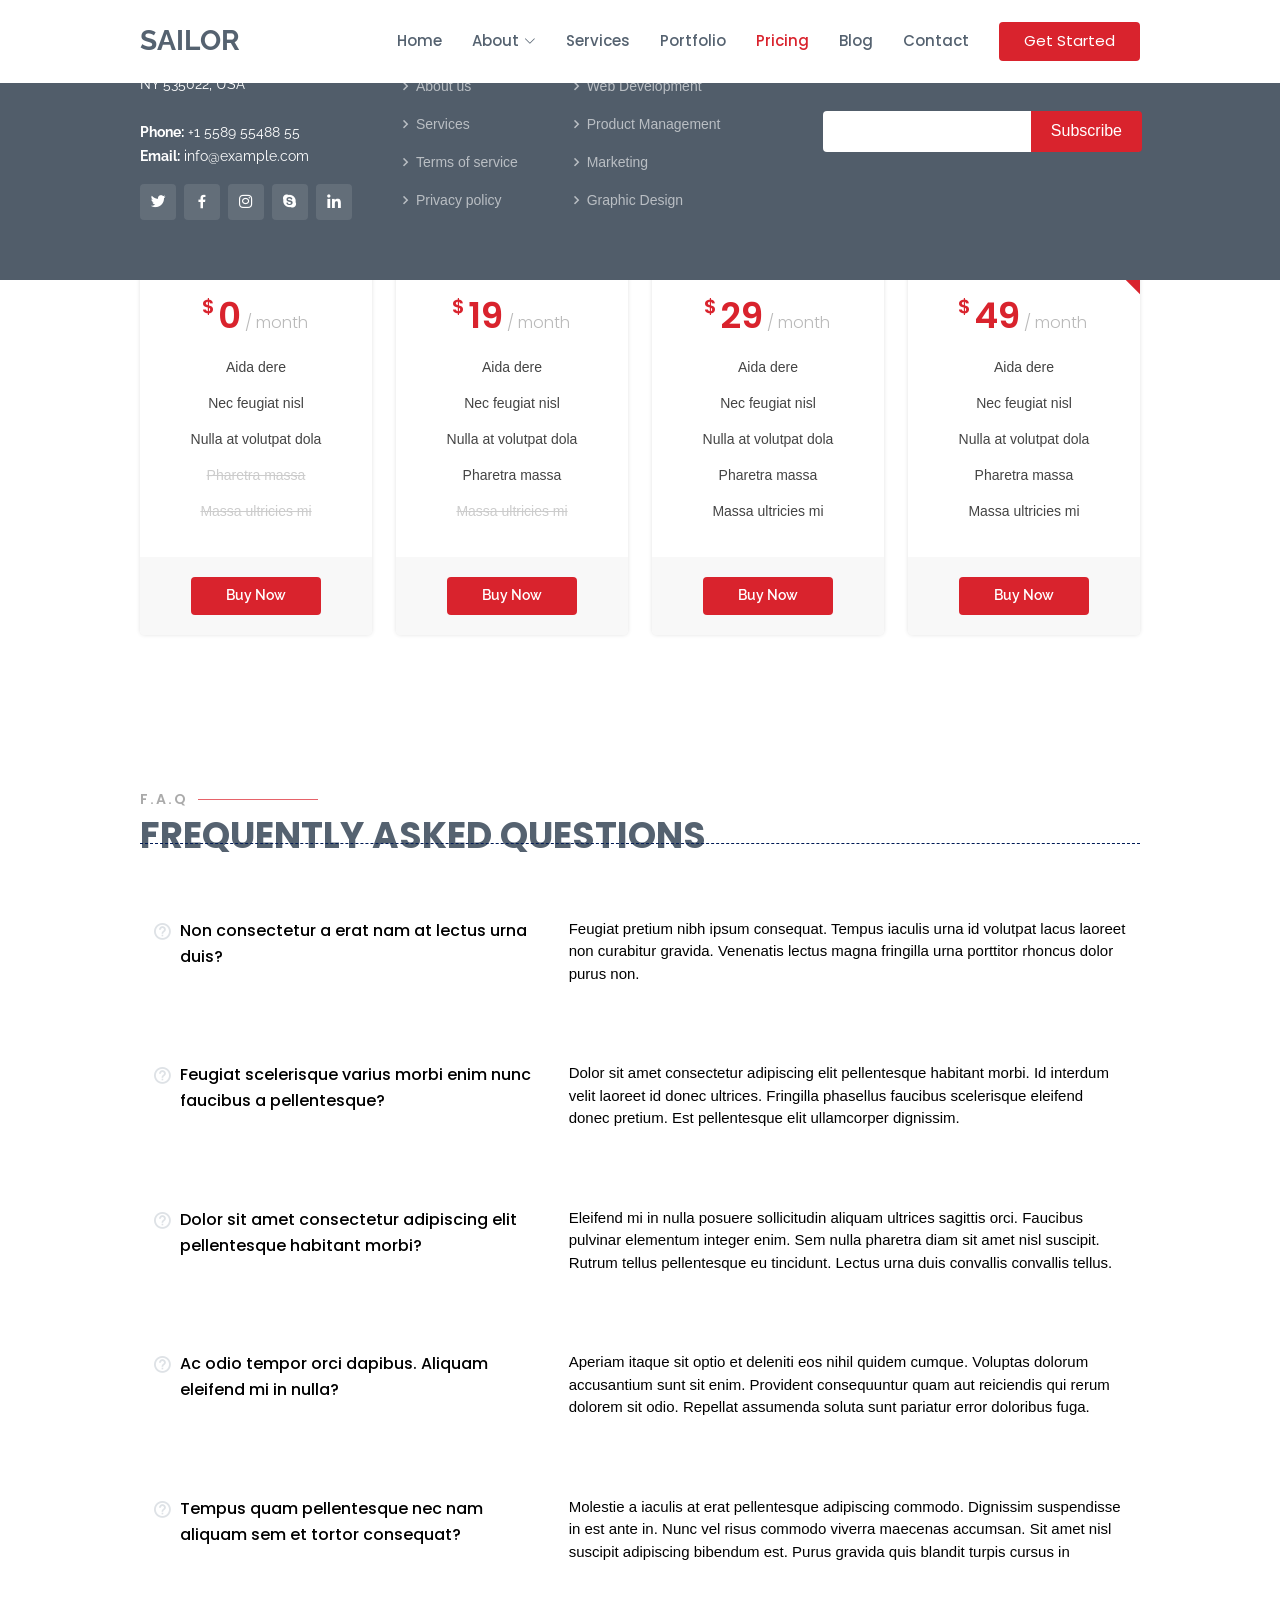
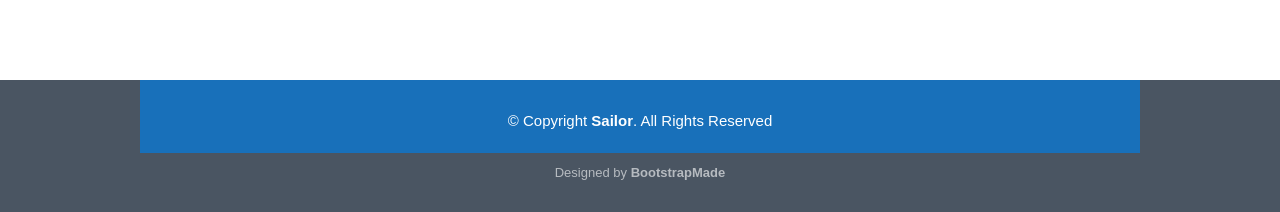
<file: public/Home-old/pricing.html>
<!DOCTYPE html>
<html lang="en">

<head>
  <meta charset="utf-8">
  <meta content="width=device-width, initial-scale=1.0" name="viewport">

  <title>Pricing - Sailor Bootstrap Template</title>
  <meta content="" name="description">
  <meta content="" name="keywords">

  <!-- Favicons -->
  <link href="assets/img/favicon.png" rel="icon">
  <link href="assets/img/apple-touch-icon.png" rel="apple-touch-icon">

  <!-- Google Fonts -->
  <link href="https://fonts.googleapis.com/css?family=Open+Sans:300,300i,400,400i,600,600i,700,700i|Raleway:300,300i,400,400i,500,500i,600,600i,700,700i|Poppins:300,300i,400,400i,500,500i,600,600i,700,700i" rel="stylesheet">

  <!-- Vendor CSS Files -->
  <link href="assets/vendor/animate.css/animate.min.css" rel="stylesheet">
  <link href="assets/vendor/bootstrap/css/bootstrap.min.css" rel="stylesheet">
  <link href="assets/vendor/bootstrap-icons/bootstrap-icons.css" rel="stylesheet">
  <link href="assets/vendor/boxicons/css/boxicons.min.css" rel="stylesheet">
  <link href="assets/vendor/glightbox/css/glightbox.min.css" rel="stylesheet">
  <link href="assets/vendor/remixicon/remixicon.css" rel="stylesheet">
  <link href="assets/vendor/swiper/swiper-bundle.min.css" rel="stylesheet">

  <!-- Template Main CSS File -->
  <link href="assets/css/style.css" rel="stylesheet">

  <!-- =======================================================
  * Template Name: Sailor - v4.10.0
  * Template URL: https://bootstrapmade.com/sailor-free-bootstrap-theme/
  * Author: BootstrapMade.com
  * License: https://bootstrapmade.com/license/
  ======================================================== -->
</head>

<body>

  <!-- ======= Header ======= -->
  <header id="header" class="fixed-top d-flex align-items-center">
    <div class="container d-flex align-items-center">

      <h1 class="logo me-auto"><a href="index.html">Sailor</a></h1>
      <!-- Uncomment below if you prefer to use an image logo -->
      <!-- <a href="index.html" class="logo me-auto"><img src="assets/img/logo.png" alt="" class="img-fluid"></a>-->

      <nav id="navbar" class="navbar">
        <ul>
          <li><a href="index.html">Home</a></li>

          <li class="dropdown"><a href="#"><span>About</span> <i class="bi bi-chevron-down"></i></a>
            <ul>
              <li><a href="about.html">About</a></li>
              <li><a href="team.html">Team</a></li>
              <li><a href="testimonials.html">Testimonials</a></li>

              <li class="dropdown"><a href="#"><span>Deep Drop Down</span> <i class="bi bi-chevron-right"></i></a>
                <ul>
                  <li><a href="#">Deep Drop Down 1</a></li>
                  <li><a href="#">Deep Drop Down 2</a></li>
                  <li><a href="#">Deep Drop Down 3</a></li>
                  <li><a href="#">Deep Drop Down 4</a></li>
                  <li><a href="#">Deep Drop Down 5</a></li>
                </ul>
              </li>
            </ul>
          </li>
          <li><a href="services.html">Services</a></li>
          <li><a href="portfolio.html">Portfolio</a></li>
          <li><a href="pricing.html" class="active">Pricing</a></li>
          <li><a href="blog.html">Blog</a></li>

          <li><a href="contact.html">Contact</a></li>
          <li><a href="index.html" class="getstarted">Get Started</a></li>
        </ul>
        <i class="bi bi-list mobile-nav-toggle"></i>
      </nav><!-- .navbar -->

    </div>
  </header><!-- End Header -->

  <main id="main">

    <!-- ======= Breadcrumbs ======= -->
    <section id="breadcrumbs" class="breadcrumbs">
      <div class="container">

        <div class="d-flex justify-content-between align-items-center">
          <h2>Pricing</h2>
          <ol>
            <li><a href="index.html">Home</a></li>
            <li>Pricing</li>
          </ol>
        </div>

      </div>
    </section><!-- End Breadcrumbs -->

    <!-- ======= Pricing Section ======= -->
    <section id="pricing" class="pricing">
      <div class="container">

        <div class="row">

          <div class="col-lg-3 col-md-6">
            <div class="box">
              <h3>Free</h3>
              <h4><sup>$</sup>0<span> / month</span></h4>
              <ul>
                <li>Aida dere</li>
                <li>Nec feugiat nisl</li>
                <li>Nulla at volutpat dola</li>
                <li class="na">Pharetra massa</li>
                <li class="na">Massa ultricies mi</li>
              </ul>
              <div class="btn-wrap">
                <a href="#" class="btn-buy">Buy Now</a>
              </div>
            </div>
          </div>

          <div class="col-lg-3 col-md-6 mt-4 mt-md-0">
            <div class="box featured">
              <h3>Business</h3>
              <h4><sup>$</sup>19<span> / month</span></h4>
              <ul>
                <li>Aida dere</li>
                <li>Nec feugiat nisl</li>
                <li>Nulla at volutpat dola</li>
                <li>Pharetra massa</li>
                <li class="na">Massa ultricies mi</li>
              </ul>
              <div class="btn-wrap">
                <a href="#" class="btn-buy">Buy Now</a>
              </div>
            </div>
          </div>

          <div class="col-lg-3 col-md-6 mt-4 mt-lg-0">
            <div class="box">
              <h3>Developer</h3>
              <h4><sup>$</sup>29<span> / month</span></h4>
              <ul>
                <li>Aida dere</li>
                <li>Nec feugiat nisl</li>
                <li>Nulla at volutpat dola</li>
                <li>Pharetra massa</li>
                <li>Massa ultricies mi</li>
              </ul>
              <div class="btn-wrap">
                <a href="#" class="btn-buy">Buy Now</a>
              </div>
            </div>
          </div>

          <div class="col-lg-3 col-md-6 mt-4 mt-lg-0">
            <div class="box">
              <span class="advanced">Advanced</span>
              <h3>Ultimate</h3>
              <h4><sup>$</sup>49<span> / month</span></h4>
              <ul>
                <li>Aida dere</li>
                <li>Nec feugiat nisl</li>
                <li>Nulla at volutpat dola</li>
                <li>Pharetra massa</li>
                <li>Massa ultricies mi</li>
              </ul>
              <div class="btn-wrap">
                <a href="#" class="btn-buy">Buy Now</a>
              </div>
            </div>
          </div>

        </div>

      </div>
    </section><!-- End Pricing Section -->

    <!-- ======= Frequently Asked Questions Section ======= -->
    <section id="faq" class="faq">
      <div class="container">

        <div class="section-title">
          <h2>F.A.Q</h2>
          <p>Frequently Asked Questions</p>
        </div>

        <div class="row faq-item d-flex align-items-stretch">
          <div class="col-lg-5">
            <i class="bx bx-help-circle"></i>
            <h4>Non consectetur a erat nam at lectus urna duis?</h4>
          </div>
          <div class="col-lg-7">
            <p>
              Feugiat pretium nibh ipsum consequat. Tempus iaculis urna id volutpat lacus laoreet non curabitur gravida. Venenatis lectus magna fringilla urna porttitor rhoncus dolor purus non.
            </p>
          </div>
        </div><!-- End F.A.Q Item-->

        <div class="row faq-item d-flex align-items-stretch">
          <div class="col-lg-5">
            <i class="bx bx-help-circle"></i>
            <h4>Feugiat scelerisque varius morbi enim nunc faucibus a pellentesque?</h4>
          </div>
          <div class="col-lg-7">
            <p>
              Dolor sit amet consectetur adipiscing elit pellentesque habitant morbi. Id interdum velit laoreet id donec ultrices. Fringilla phasellus faucibus scelerisque eleifend donec pretium. Est pellentesque elit ullamcorper dignissim.
            </p>
          </div>
        </div><!-- End F.A.Q Item-->

        <div class="row faq-item d-flex align-items-stretch">
          <div class="col-lg-5">
            <i class="bx bx-help-circle"></i>
            <h4>Dolor sit amet consectetur adipiscing elit pellentesque habitant morbi?</h4>
          </div>
          <div class="col-lg-7">
            <p>
              Eleifend mi in nulla posuere sollicitudin aliquam ultrices sagittis orci. Faucibus pulvinar elementum integer enim. Sem nulla pharetra diam sit amet nisl suscipit. Rutrum tellus pellentesque eu tincidunt. Lectus urna duis convallis convallis tellus.
            </p>
          </div>
        </div><!-- End F.A.Q Item-->

        <div class="row faq-item d-flex align-items-stretch">
          <div class="col-lg-5">
            <i class="bx bx-help-circle"></i>
            <h4>Ac odio tempor orci dapibus. Aliquam eleifend mi in nulla?</h4>
          </div>
          <div class="col-lg-7">
            <p>
              Aperiam itaque sit optio et deleniti eos nihil quidem cumque. Voluptas dolorum accusantium sunt sit enim. Provident consequuntur quam aut reiciendis qui rerum dolorem sit odio. Repellat assumenda soluta sunt pariatur error doloribus fuga.
            </p>
          </div>
        </div><!-- End F.A.Q Item-->

        <div class="row faq-item d-flex align-items-stretch">
          <div class="col-lg-5">
            <i class="bx bx-help-circle"></i>
            <h4>Tempus quam pellentesque nec nam aliquam sem et tortor consequat?</h4>
          </div>
          <div class="col-lg-7">
            <p>
              Molestie a iaculis at erat pellentesque adipiscing commodo. Dignissim suspendisse in est ante in. Nunc vel risus commodo viverra maecenas accumsan. Sit amet nisl suscipit adipiscing bibendum est. Purus gravida quis blandit turpis cursus in
            </p>
          </div>
        </div><!-- End F.A.Q Item-->

      </div>
    </section><!-- End Frequently Asked Questions Section -->

  </main><!-- End #main -->

  <!-- ======= Footer ======= -->
  <footer id="footer">
    <div class="footer-top">
      <div class="container">
        <div class="row">

          <div class="col-lg-3 col-md-6">
            <div class="footer-info">
              <h3>Sailor</h3>
              <p>
                A108 Adam Street <br>
                NY 535022, USA<br><br>
                <strong>Phone:</strong> +1 5589 55488 55<br>
                <strong>Email:</strong> info@example.com<br>
              </p>
              <div class="social-links mt-3">
                <a href="#" class="twitter"><i class="bx bxl-twitter"></i></a>
                <a href="#" class="facebook"><i class="bx bxl-facebook"></i></a>
                <a href="#" class="instagram"><i class="bx bxl-instagram"></i></a>
                <a href="#" class="google-plus"><i class="bx bxl-skype"></i></a>
                <a href="#" class="linkedin"><i class="bx bxl-linkedin"></i></a>
              </div>
            </div>
          </div>

          <div class="col-lg-2 col-md-6 footer-links">
            <h4>Useful Links</h4>
            <ul>
              <li><i class="bx bx-chevron-right"></i> <a href="#">Home</a></li>
              <li><i class="bx bx-chevron-right"></i> <a href="#">About us</a></li>
              <li><i class="bx bx-chevron-right"></i> <a href="#">Services</a></li>
              <li><i class="bx bx-chevron-right"></i> <a href="#">Terms of service</a></li>
              <li><i class="bx bx-chevron-right"></i> <a href="#">Privacy policy</a></li>
            </ul>
          </div>

          <div class="col-lg-3 col-md-6 footer-links">
            <h4>Our Services</h4>
            <ul>
              <li><i class="bx bx-chevron-right"></i> <a href="#">Web Design</a></li>
              <li><i class="bx bx-chevron-right"></i> <a href="#">Web Development</a></li>
              <li><i class="bx bx-chevron-right"></i> <a href="#">Product Management</a></li>
              <li><i class="bx bx-chevron-right"></i> <a href="#">Marketing</a></li>
              <li><i class="bx bx-chevron-right"></i> <a href="#">Graphic Design</a></li>
            </ul>
          </div>

          <div class="col-lg-4 col-md-6 footer-newsletter">
            <h4>Our Newsletter</h4>
            <p>Tamen quem nulla quae legam multos aute sint culpa legam noster magna</p>
            <form action="" method="post">
              <input type="email" name="email"><input type="submit" value="Subscribe">
            </form>

          </div>

        </div>
      </div>
    </div>

    <div class="container">
      <div class="copyright">
        &copy; Copyright <strong><span>Sailor</span></strong>. All Rights Reserved
      </div>
      <div class="credits">
        <!-- All the links in the footer should remain intact. -->
        <!-- You can delete the links only if you purchased the pro version. -->
        <!-- Licensing information: https://bootstrapmade.com/license/ -->
        <!-- Purchase the pro version with working PHP/AJAX contact form: https://bootstrapmade.com/sailor-free-bootstrap-theme/ -->
        Designed by <a href="https://bootstrapmade.com/">BootstrapMade</a>
      </div>
    </div>
  </footer><!-- End Footer -->

  <a href="#" class="back-to-top d-flex align-items-center justify-content-center"><i class="bi bi-arrow-up-short"></i></a>

  <!-- Vendor JS Files -->
  <script src="assets/vendor/bootstrap/js/bootstrap.bundle.min.js"></script>
  <script src="assets/vendor/glightbox/js/glightbox.min.js"></script>
  <script src="assets/vendor/isotope-layout/isotope.pkgd.min.js"></script>
  <script src="assets/vendor/swiper/swiper-bundle.min.js"></script>
  <script src="assets/vendor/waypoints/noframework.waypoints.js"></script>
  <script src="assets/vendor/php-email-form/validate.js"></script>

  <!-- Template Main JS File -->
  <script src="assets/js/main.js"></script>

</body>

</html>
</file>
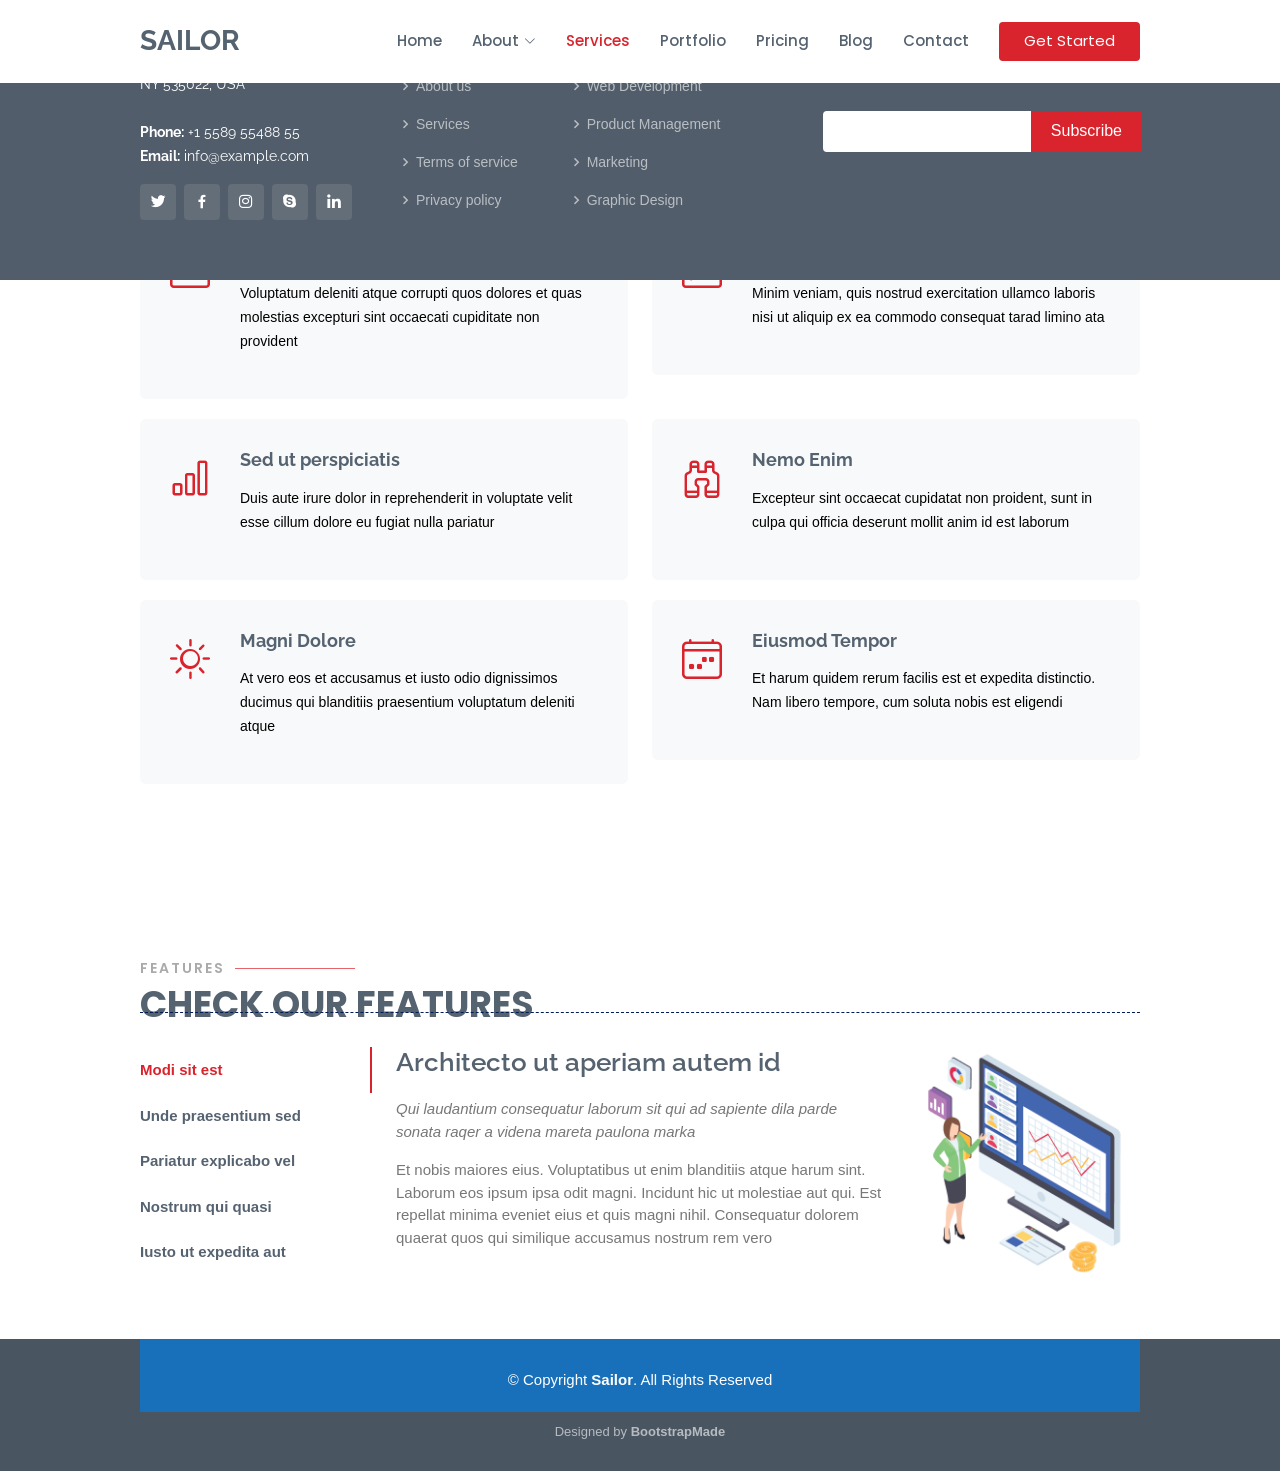
<file: public/Home-old/services.html>
<!DOCTYPE html>
<html lang="en">

<head>
  <meta charset="utf-8">
  <meta content="width=device-width, initial-scale=1.0" name="viewport">

  <title>Services - Sailor Bootstrap Template</title>
  <meta content="" name="description">
  <meta content="" name="keywords">

  <!-- Favicons -->
  <link href="assets/img/favicon.png" rel="icon">
  <link href="assets/img/apple-touch-icon.png" rel="apple-touch-icon">

  <!-- Google Fonts -->
  <link href="https://fonts.googleapis.com/css?family=Open+Sans:300,300i,400,400i,600,600i,700,700i|Raleway:300,300i,400,400i,500,500i,600,600i,700,700i|Poppins:300,300i,400,400i,500,500i,600,600i,700,700i" rel="stylesheet">

  <!-- Vendor CSS Files -->
  <link href="assets/vendor/animate.css/animate.min.css" rel="stylesheet">
  <link href="assets/vendor/bootstrap/css/bootstrap.min.css" rel="stylesheet">
  <link href="assets/vendor/bootstrap-icons/bootstrap-icons.css" rel="stylesheet">
  <link href="assets/vendor/boxicons/css/boxicons.min.css" rel="stylesheet">
  <link href="assets/vendor/glightbox/css/glightbox.min.css" rel="stylesheet">
  <link href="assets/vendor/remixicon/remixicon.css" rel="stylesheet">
  <link href="assets/vendor/swiper/swiper-bundle.min.css" rel="stylesheet">

  <!-- Template Main CSS File -->
  <link href="assets/css/style.css" rel="stylesheet">

  <!-- =======================================================
  * Template Name: Sailor - v4.10.0
  * Template URL: https://bootstrapmade.com/sailor-free-bootstrap-theme/
  * Author: BootstrapMade.com
  * License: https://bootstrapmade.com/license/
  ======================================================== -->
</head>

<body>

  <!-- ======= Header ======= -->
  <header id="header" class="fixed-top d-flex align-items-center">
    <div class="container d-flex align-items-center">

      <h1 class="logo me-auto"><a href="index.html">Sailor</a></h1>
      <!-- Uncomment below if you prefer to use an image logo -->
      <!-- <a href="index.html" class="logo me-auto"><img src="assets/img/logo.png" alt="" class="img-fluid"></a>-->

      <nav id="navbar" class="navbar">
        <ul>
          <li><a href="index.html">Home</a></li>

          <li class="dropdown"><a href="#"><span>About</span> <i class="bi bi-chevron-down"></i></a>
            <ul>
              <li><a href="about.html">About</a></li>
              <li><a href="team.html">Team</a></li>
              <li><a href="testimonials.html">Testimonials</a></li>

              <li class="dropdown"><a href="#"><span>Deep Drop Down</span> <i class="bi bi-chevron-right"></i></a>
                <ul>
                  <li><a href="#">Deep Drop Down 1</a></li>
                  <li><a href="#">Deep Drop Down 2</a></li>
                  <li><a href="#">Deep Drop Down 3</a></li>
                  <li><a href="#">Deep Drop Down 4</a></li>
                  <li><a href="#">Deep Drop Down 5</a></li>
                </ul>
              </li>
            </ul>
          </li>
          <li><a href="services.html" class="active">Services</a></li>
          <li><a href="portfolio.html">Portfolio</a></li>
          <li><a href="pricing.html">Pricing</a></li>
          <li><a href="blog.html">Blog</a></li>

          <li><a href="contact.html">Contact</a></li>
          <li><a href="index.html" class="getstarted">Get Started</a></li>
        </ul>
        <i class="bi bi-list mobile-nav-toggle"></i>
      </nav><!-- .navbar -->

    </div>
  </header><!-- End Header -->

  <main id="main">

    <!-- ======= Breadcrumbs ======= -->
    <section id="breadcrumbs" class="breadcrumbs">
      <div class="container">

        <div class="d-flex justify-content-between align-items-center">
          <h2>Services</h2>
          <ol>
            <li><a href="index.html">Home</a></li>
            <li>Services</li>
          </ol>
        </div>

      </div>
    </section><!-- End Breadcrumbs -->

    <!-- ======= Services Section ======= -->
    <section id="services" class="services">
      <div class="container">

        <div class="row">
          <div class="col-md-6">
            <div class="icon-box">
              <i class="bi bi-briefcase"></i>
              <h4><a href="#">Lorem Ipsum</a></h4>
              <p>Voluptatum deleniti atque corrupti quos dolores et quas molestias excepturi sint occaecati cupiditate non provident</p>
            </div>
          </div>
          <div class="col-md-6 mt-4 mt-md-0">
            <div class="icon-box">
              <i class="bi bi-card-checklist"></i>
              <h4><a href="#">Dolor Sitema</a></h4>
              <p>Minim veniam, quis nostrud exercitation ullamco laboris nisi ut aliquip ex ea commodo consequat tarad limino ata</p>
            </div>
          </div>
          <div class="col-md-6 mt-4 mt-md-0">
            <div class="icon-box">
              <i class="bi bi-bar-chart"></i>
              <h4><a href="#">Sed ut perspiciatis</a></h4>
              <p>Duis aute irure dolor in reprehenderit in voluptate velit esse cillum dolore eu fugiat nulla pariatur</p>
            </div>
          </div>
          <div class="col-md-6 mt-4 mt-md-0">
            <div class="icon-box">
              <i class="bi bi-binoculars"></i>
              <h4><a href="#">Nemo Enim</a></h4>
              <p>Excepteur sint occaecat cupidatat non proident, sunt in culpa qui officia deserunt mollit anim id est laborum</p>
            </div>
          </div>
          <div class="col-md-6 mt-4 mt-md-0">
            <div class="icon-box">
              <i class="bi bi-brightness-high"></i>
              <h4><a href="#">Magni Dolore</a></h4>
              <p>At vero eos et accusamus et iusto odio dignissimos ducimus qui blanditiis praesentium voluptatum deleniti atque</p>
            </div>
          </div>
          <div class="col-md-6 mt-4 mt-md-0">
            <div class="icon-box">
              <i class="bi bi-calendar4-week"></i>
              <h4><a href="#">Eiusmod Tempor</a></h4>
              <p>Et harum quidem rerum facilis est et expedita distinctio. Nam libero tempore, cum soluta nobis est eligendi</p>
            </div>
          </div>
        </div>

      </div>
    </section><!-- End Services Section -->

    <!-- ======= Features Section ======= -->
    <section id="features" class="features">
      <div class="container">

        <div class="section-title">
          <h2>Features</h2>
          <p>Check our Features</p>
        </div>

        <div class="row">
          <div class="col-lg-3">
            <ul class="nav nav-tabs flex-column">
              <li class="nav-item">
                <a class="nav-link active show" data-bs-toggle="tab" href="#tab-1">Modi sit est</a>
              </li>
              <li class="nav-item">
                <a class="nav-link" data-bs-toggle="tab" href="#tab-2">Unde praesentium sed</a>
              </li>
              <li class="nav-item">
                <a class="nav-link" data-bs-toggle="tab" href="#tab-3">Pariatur explicabo vel</a>
              </li>
              <li class="nav-item">
                <a class="nav-link" data-bs-toggle="tab" href="#tab-4">Nostrum qui quasi</a>
              </li>
              <li class="nav-item">
                <a class="nav-link" data-bs-toggle="tab" href="#tab-5">Iusto ut expedita aut</a>
              </li>
            </ul>
          </div>
          <div class="col-lg-9 mt-4 mt-lg-0">
            <div class="tab-content">
              <div class="tab-pane active show" id="tab-1">
                <div class="row">
                  <div class="col-lg-8 details order-2 order-lg-1">
                    <h3>Architecto ut aperiam autem id</h3>
                    <p class="fst-italic">Qui laudantium consequatur laborum sit qui ad sapiente dila parde sonata raqer a videna mareta paulona marka</p>
                    <p>Et nobis maiores eius. Voluptatibus ut enim blanditiis atque harum sint. Laborum eos ipsum ipsa odit magni. Incidunt hic ut molestiae aut qui. Est repellat minima eveniet eius et quis magni nihil. Consequatur dolorem quaerat quos qui similique accusamus nostrum rem vero</p>
                  </div>
                  <div class="col-lg-4 text-center order-1 order-lg-2">
                    <img src="assets/img/features-1.png" alt="" class="img-fluid">
                  </div>
                </div>
              </div>
              <div class="tab-pane" id="tab-2">
                <div class="row">
                  <div class="col-lg-8 details order-2 order-lg-1">
                    <h3>Et blanditiis nemo veritatis excepturi</h3>
                    <p class="fst-italic">Qui laudantium consequatur laborum sit qui ad sapiente dila parde sonata raqer a videna mareta paulona marka</p>
                    <p>Ea ipsum voluptatem consequatur quis est. Illum error ullam omnis quia et reiciendis sunt sunt est. Non aliquid repellendus itaque accusamus eius et velit ipsa voluptates. Optio nesciunt eaque beatae accusamus lerode pakto madirna desera vafle de nideran pal</p>
                  </div>
                  <div class="col-lg-4 text-center order-1 order-lg-2">
                    <img src="assets/img/features-2.png" alt="" class="img-fluid">
                  </div>
                </div>
              </div>
              <div class="tab-pane" id="tab-3">
                <div class="row">
                  <div class="col-lg-8 details order-2 order-lg-1">
                    <h3>Impedit facilis occaecati odio neque aperiam sit</h3>
                    <p class="fst-italic">Eos voluptatibus quo. Odio similique illum id quidem non enim fuga. Qui natus non sunt dicta dolor et. In asperiores velit quaerat perferendis aut</p>
                    <p>Iure officiis odit rerum. Harum sequi eum illum corrupti culpa veritatis quisquam. Neque necessitatibus illo rerum eum ut. Commodi ipsam minima molestiae sed laboriosam a iste odio. Earum odit nesciunt fugiat sit ullam. Soluta et harum voluptatem optio quae</p>
                  </div>
                  <div class="col-lg-4 text-center order-1 order-lg-2">
                    <img src="assets/img/features-3.png" alt="" class="img-fluid">
                  </div>
                </div>
              </div>
              <div class="tab-pane" id="tab-4">
                <div class="row">
                  <div class="col-lg-8 details order-2 order-lg-1">
                    <h3>Fuga dolores inventore laboriosam ut est accusamus laboriosam dolore</h3>
                    <p class="fst-italic">Totam aperiam accusamus. Repellat consequuntur iure voluptas iure porro quis delectus</p>
                    <p>Eaque consequuntur consequuntur libero expedita in voluptas. Nostrum ipsam necessitatibus aliquam fugiat debitis quis velit. Eum ex maxime error in consequatur corporis atque. Eligendi asperiores sed qui veritatis aperiam quia a laborum inventore</p>
                  </div>
                  <div class="col-lg-4 text-center order-1 order-lg-2">
                    <img src="assets/img/features-4.png" alt="" class="img-fluid">
                  </div>
                </div>
              </div>
              <div class="tab-pane" id="tab-5">
                <div class="row">
                  <div class="col-lg-8 details order-2 order-lg-1">
                    <h3>Est eveniet ipsam sindera pad rone matrelat sando reda</h3>
                    <p class="fst-italic">Omnis blanditiis saepe eos autem qui sunt debitis porro quia.</p>
                    <p>Exercitationem nostrum omnis. Ut reiciendis repudiandae minus. Omnis recusandae ut non quam ut quod eius qui. Ipsum quia odit vero atque qui quibusdam amet. Occaecati sed est sint aut vitae molestiae voluptate vel</p>
                  </div>
                  <div class="col-lg-4 text-center order-1 order-lg-2">
                    <img src="assets/img/features-5.png" alt="" class="img-fluid">
                  </div>
                </div>
              </div>
            </div>
          </div>
        </div>

      </div>
    </section><!-- End Features Section -->

  </main><!-- End #main -->

  <!-- ======= Footer ======= -->
  <footer id="footer">
    <div class="footer-top">
      <div class="container">
        <div class="row">

          <div class="col-lg-3 col-md-6">
            <div class="footer-info">
              <h3>Sailor</h3>
              <p>
                A108 Adam Street <br>
                NY 535022, USA<br><br>
                <strong>Phone:</strong> +1 5589 55488 55<br>
                <strong>Email:</strong> info@example.com<br>
              </p>
              <div class="social-links mt-3">
                <a href="#" class="twitter"><i class="bx bxl-twitter"></i></a>
                <a href="#" class="facebook"><i class="bx bxl-facebook"></i></a>
                <a href="#" class="instagram"><i class="bx bxl-instagram"></i></a>
                <a href="#" class="google-plus"><i class="bx bxl-skype"></i></a>
                <a href="#" class="linkedin"><i class="bx bxl-linkedin"></i></a>
              </div>
            </div>
          </div>

          <div class="col-lg-2 col-md-6 footer-links">
            <h4>Useful Links</h4>
            <ul>
              <li><i class="bx bx-chevron-right"></i> <a href="#">Home</a></li>
              <li><i class="bx bx-chevron-right"></i> <a href="#">About us</a></li>
              <li><i class="bx bx-chevron-right"></i> <a href="#">Services</a></li>
              <li><i class="bx bx-chevron-right"></i> <a href="#">Terms of service</a></li>
              <li><i class="bx bx-chevron-right"></i> <a href="#">Privacy policy</a></li>
            </ul>
          </div>

          <div class="col-lg-3 col-md-6 footer-links">
            <h4>Our Services</h4>
            <ul>
              <li><i class="bx bx-chevron-right"></i> <a href="#">Web Design</a></li>
              <li><i class="bx bx-chevron-right"></i> <a href="#">Web Development</a></li>
              <li><i class="bx bx-chevron-right"></i> <a href="#">Product Management</a></li>
              <li><i class="bx bx-chevron-right"></i> <a href="#">Marketing</a></li>
              <li><i class="bx bx-chevron-right"></i> <a href="#">Graphic Design</a></li>
            </ul>
          </div>

          <div class="col-lg-4 col-md-6 footer-newsletter">
            <h4>Our Newsletter</h4>
            <p>Tamen quem nulla quae legam multos aute sint culpa legam noster magna</p>
            <form action="" method="post">
              <input type="email" name="email"><input type="submit" value="Subscribe">
            </form>

          </div>

        </div>
      </div>
    </div>

    <div class="container">
      <div class="copyright">
        &copy; Copyright <strong><span>Sailor</span></strong>. All Rights Reserved
      </div>
      <div class="credits">
        <!-- All the links in the footer should remain intact. -->
        <!-- You can delete the links only if you purchased the pro version. -->
        <!-- Licensing information: https://bootstrapmade.com/license/ -->
        <!-- Purchase the pro version with working PHP/AJAX contact form: https://bootstrapmade.com/sailor-free-bootstrap-theme/ -->
        Designed by <a href="https://bootstrapmade.com/">BootstrapMade</a>
      </div>
    </div>
  </footer><!-- End Footer -->

  <a href="#" class="back-to-top d-flex align-items-center justify-content-center"><i class="bi bi-arrow-up-short"></i></a>

  <!-- Vendor JS Files -->
  <script src="assets/vendor/bootstrap/js/bootstrap.bundle.min.js"></script>
  <script src="assets/vendor/glightbox/js/glightbox.min.js"></script>
  <script src="assets/vendor/isotope-layout/isotope.pkgd.min.js"></script>
  <script src="assets/vendor/swiper/swiper-bundle.min.js"></script>
  <script src="assets/vendor/waypoints/noframework.waypoints.js"></script>
  <script src="assets/vendor/php-email-form/validate.js"></script>

  <!-- Template Main JS File -->
  <script src="assets/js/main.js"></script>

</body>

</html>
</file>
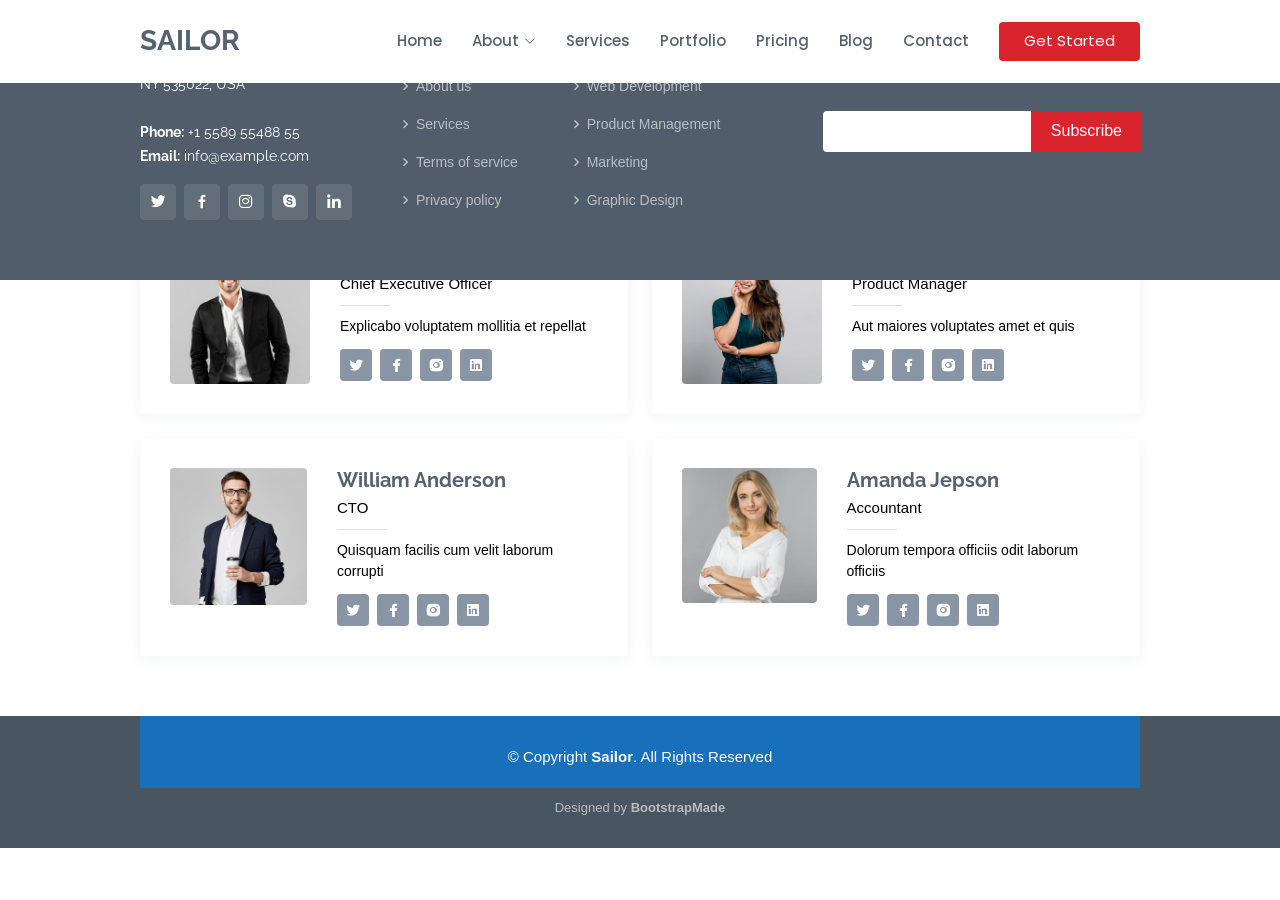
<file: public/Home-old/team.html>
<!DOCTYPE html>
<html lang="en">

<head>
  <meta charset="utf-8">
  <meta content="width=device-width, initial-scale=1.0" name="viewport">

  <title>Team - Sailor Bootstrap Template</title>
  <meta content="" name="description">
  <meta content="" name="keywords">

  <!-- Favicons -->
  <link href="assets/img/favicon.png" rel="icon">
  <link href="assets/img/apple-touch-icon.png" rel="apple-touch-icon">

  <!-- Google Fonts -->
  <link href="https://fonts.googleapis.com/css?family=Open+Sans:300,300i,400,400i,600,600i,700,700i|Raleway:300,300i,400,400i,500,500i,600,600i,700,700i|Poppins:300,300i,400,400i,500,500i,600,600i,700,700i" rel="stylesheet">

  <!-- Vendor CSS Files -->
  <link href="assets/vendor/animate.css/animate.min.css" rel="stylesheet">
  <link href="assets/vendor/bootstrap/css/bootstrap.min.css" rel="stylesheet">
  <link href="assets/vendor/bootstrap-icons/bootstrap-icons.css" rel="stylesheet">
  <link href="assets/vendor/boxicons/css/boxicons.min.css" rel="stylesheet">
  <link href="assets/vendor/glightbox/css/glightbox.min.css" rel="stylesheet">
  <link href="assets/vendor/remixicon/remixicon.css" rel="stylesheet">
  <link href="assets/vendor/swiper/swiper-bundle.min.css" rel="stylesheet">

  <!-- Template Main CSS File -->
  <link href="assets/css/style.css" rel="stylesheet">

  <!-- =======================================================
  * Template Name: Sailor - v4.10.0
  * Template URL: https://bootstrapmade.com/sailor-free-bootstrap-theme/
  * Author: BootstrapMade.com
  * License: https://bootstrapmade.com/license/
  ======================================================== -->
</head>

<body>

  <!-- ======= Header ======= -->
  <header id="header" class="fixed-top d-flex align-items-center">
    <div class="container d-flex align-items-center">

      <h1 class="logo me-auto"><a href="index.html">Sailor</a></h1>
      <!-- Uncomment below if you prefer to use an image logo -->
      <!-- <a href="index.html" class="logo me-auto"><img src="assets/img/logo.png" alt="" class="img-fluid"></a>-->

      <nav id="navbar" class="navbar">
        <ul>
          <li><a href="index.html">Home</a></li>

          <li class="dropdown"><a href="#"><span>About</span> <i class="bi bi-chevron-down"></i></a>
            <ul>
              <li><a href="about.html">About</a></li>
              <li><a href="team.html" class="active">Team</a></li>
              <li><a href="testimonials.html">Testimonials</a></li>

              <li class="dropdown"><a href="#"><span>Deep Drop Down</span> <i class="bi bi-chevron-right"></i></a>
                <ul>
                  <li><a href="#">Deep Drop Down 1</a></li>
                  <li><a href="#">Deep Drop Down 2</a></li>
                  <li><a href="#">Deep Drop Down 3</a></li>
                  <li><a href="#">Deep Drop Down 4</a></li>
                  <li><a href="#">Deep Drop Down 5</a></li>
                </ul>
              </li>
            </ul>
          </li>
          <li><a href="services.html">Services</a></li>
          <li><a href="portfolio.html">Portfolio</a></li>
          <li><a href="pricing.html">Pricing</a></li>
          <li><a href="blog.html">Blog</a></li>

          <li><a href="contact.html">Contact</a></li>
          <li><a href="index.html" class="getstarted">Get Started</a></li>
        </ul>
        <i class="bi bi-list mobile-nav-toggle"></i>
      </nav><!-- .navbar -->

    </div>
  </header><!-- End Header -->

  <main id="main">

    <!-- ======= Breadcrumbs ======= -->
    <section id="breadcrumbs" class="breadcrumbs">
      <div class="container">

        <div class="d-flex justify-content-between align-items-center">
          <h2>Team</h2>
          <ol>
            <li><a href="index.html">Home</a></li>
            <li>Team</li>
          </ol>
        </div>

      </div>
    </section><!-- End Breadcrumbs -->

    <!-- ======= Team Section ======= -->
    <section id="team" class="team ">
      <div class="container">

        <div class="row">

          <div class="col-lg-6">
            <div class="member d-flex align-items-start">
              <div class="pic"><img src="assets/img/team/team-1.jpg" class="img-fluid" alt=""></div>
              <div class="member-info">
                <h4>Walter White</h4>
                <span>Chief Executive Officer</span>
                <p>Explicabo voluptatem mollitia et repellat</p>
                <div class="social">
                  <a href=""><i class="ri-twitter-fill"></i></a>
                  <a href=""><i class="ri-facebook-fill"></i></a>
                  <a href=""><i class="ri-instagram-fill"></i></a>
                  <a href=""> <i class="ri-linkedin-box-fill"></i> </a>
                </div>
              </div>
            </div>
          </div>

          <div class="col-lg-6 mt-4 mt-lg-0">
            <div class="member d-flex align-items-start">
              <div class="pic"><img src="assets/img/team/team-2.jpg" class="img-fluid" alt=""></div>
              <div class="member-info">
                <h4>Sarah Jhonson</h4>
                <span>Product Manager</span>
                <p>Aut maiores voluptates amet et quis</p>
                <div class="social">
                  <a href=""><i class="ri-twitter-fill"></i></a>
                  <a href=""><i class="ri-facebook-fill"></i></a>
                  <a href=""><i class="ri-instagram-fill"></i></a>
                  <a href=""> <i class="ri-linkedin-box-fill"></i> </a>
                </div>
              </div>
            </div>
          </div>

          <div class="col-lg-6 mt-4">
            <div class="member d-flex align-items-start">
              <div class="pic"><img src="assets/img/team/team-3.jpg" class="img-fluid" alt=""></div>
              <div class="member-info">
                <h4>William Anderson</h4>
                <span>CTO</span>
                <p>Quisquam facilis cum velit laborum corrupti</p>
                <div class="social">
                  <a href=""><i class="ri-twitter-fill"></i></a>
                  <a href=""><i class="ri-facebook-fill"></i></a>
                  <a href=""><i class="ri-instagram-fill"></i></a>
                  <a href=""> <i class="ri-linkedin-box-fill"></i> </a>
                </div>
              </div>
            </div>
          </div>

          <div class="col-lg-6 mt-4">
            <div class="member d-flex align-items-start">
              <div class="pic"><img src="assets/img/team/team-4.jpg" class="img-fluid" alt=""></div>
              <div class="member-info">
                <h4>Amanda Jepson</h4>
                <span>Accountant</span>
                <p>Dolorum tempora officiis odit laborum officiis</p>
                <div class="social">
                  <a href=""><i class="ri-twitter-fill"></i></a>
                  <a href=""><i class="ri-facebook-fill"></i></a>
                  <a href=""><i class="ri-instagram-fill"></i></a>
                  <a href=""> <i class="ri-linkedin-box-fill"></i> </a>
                </div>
              </div>
            </div>
          </div>

        </div>

      </div>
    </section><!-- End Team Section -->

  </main><!-- End #main -->

  <!-- ======= Footer ======= -->
  <footer id="footer">
    <div class="footer-top">
      <div class="container">
        <div class="row">

          <div class="col-lg-3 col-md-6">
            <div class="footer-info">
              <h3>Sailor</h3>
              <p>
                A108 Adam Street <br>
                NY 535022, USA<br><br>
                <strong>Phone:</strong> +1 5589 55488 55<br>
                <strong>Email:</strong> info@example.com<br>
              </p>
              <div class="social-links mt-3">
                <a href="#" class="twitter"><i class="bx bxl-twitter"></i></a>
                <a href="#" class="facebook"><i class="bx bxl-facebook"></i></a>
                <a href="#" class="instagram"><i class="bx bxl-instagram"></i></a>
                <a href="#" class="google-plus"><i class="bx bxl-skype"></i></a>
                <a href="#" class="linkedin"><i class="bx bxl-linkedin"></i></a>
              </div>
            </div>
          </div>

          <div class="col-lg-2 col-md-6 footer-links">
            <h4>Useful Links</h4>
            <ul>
              <li><i class="bx bx-chevron-right"></i> <a href="#">Home</a></li>
              <li><i class="bx bx-chevron-right"></i> <a href="#">About us</a></li>
              <li><i class="bx bx-chevron-right"></i> <a href="#">Services</a></li>
              <li><i class="bx bx-chevron-right"></i> <a href="#">Terms of service</a></li>
              <li><i class="bx bx-chevron-right"></i> <a href="#">Privacy policy</a></li>
            </ul>
          </div>

          <div class="col-lg-3 col-md-6 footer-links">
            <h4>Our Services</h4>
            <ul>
              <li><i class="bx bx-chevron-right"></i> <a href="#">Web Design</a></li>
              <li><i class="bx bx-chevron-right"></i> <a href="#">Web Development</a></li>
              <li><i class="bx bx-chevron-right"></i> <a href="#">Product Management</a></li>
              <li><i class="bx bx-chevron-right"></i> <a href="#">Marketing</a></li>
              <li><i class="bx bx-chevron-right"></i> <a href="#">Graphic Design</a></li>
            </ul>
          </div>

          <div class="col-lg-4 col-md-6 footer-newsletter">
            <h4>Our Newsletter</h4>
            <p>Tamen quem nulla quae legam multos aute sint culpa legam noster magna</p>
            <form action="" method="post">
              <input type="email" name="email"><input type="submit" value="Subscribe">
            </form>

          </div>

        </div>
      </div>
    </div>

    <div class="container">
      <div class="copyright">
        &copy; Copyright <strong><span>Sailor</span></strong>. All Rights Reserved
      </div>
      <div class="credits">
        <!-- All the links in the footer should remain intact. -->
        <!-- You can delete the links only if you purchased the pro version. -->
        <!-- Licensing information: https://bootstrapmade.com/license/ -->
        <!-- Purchase the pro version with working PHP/AJAX contact form: https://bootstrapmade.com/sailor-free-bootstrap-theme/ -->
        Designed by <a href="https://bootstrapmade.com/">BootstrapMade</a>
      </div>
    </div>
  </footer><!-- End Footer -->

  <a href="#" class="back-to-top d-flex align-items-center justify-content-center"><i class="bi bi-arrow-up-short"></i></a>

  <!-- Vendor JS Files -->
  <script src="assets/vendor/bootstrap/js/bootstrap.bundle.min.js"></script>
  <script src="assets/vendor/glightbox/js/glightbox.min.js"></script>
  <script src="assets/vendor/isotope-layout/isotope.pkgd.min.js"></script>
  <script src="assets/vendor/swiper/swiper-bundle.min.js"></script>
  <script src="assets/vendor/waypoints/noframework.waypoints.js"></script>
  <script src="assets/vendor/php-email-form/validate.js"></script>

  <!-- Template Main JS File -->
  <script src="assets/js/main.js"></script>

</body>

</html>
</file>
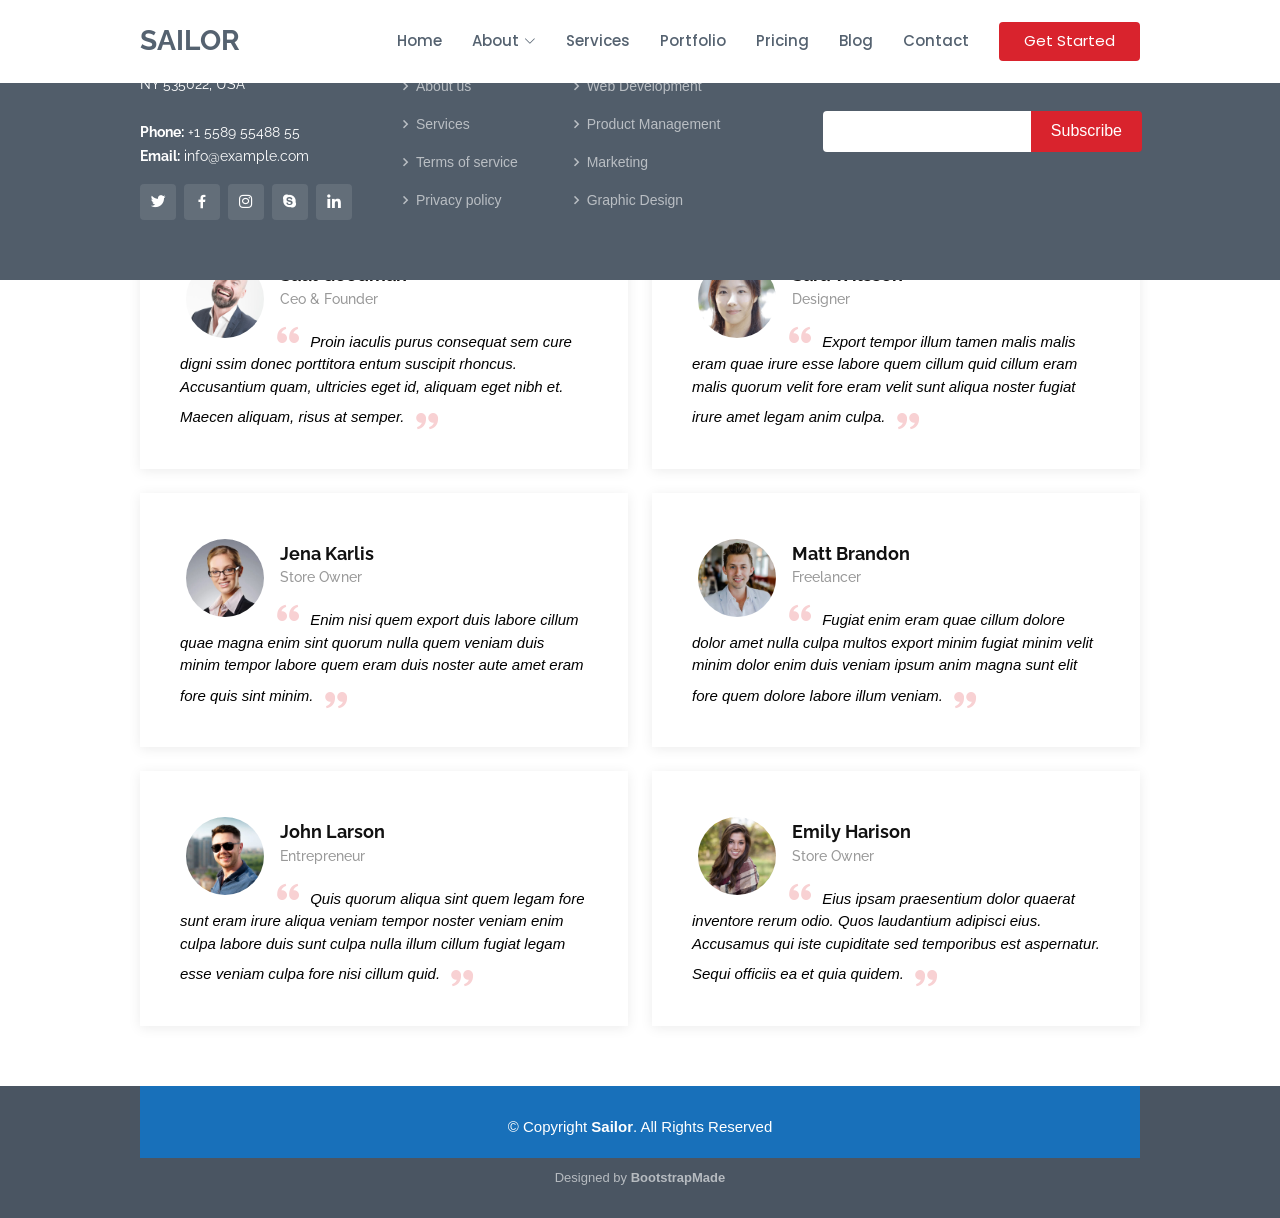
<file: public/Home-old/testimonials.html>
<!DOCTYPE html>
<html lang="en">

<head>
  <meta charset="utf-8">
  <meta content="width=device-width, initial-scale=1.0" name="viewport">

  <title>Testimonials - Sailor Bootstrap Template</title>
  <meta content="" name="description">
  <meta content="" name="keywords">

  <!-- Favicons -->
  <link href="assets/img/favicon.png" rel="icon">
  <link href="assets/img/apple-touch-icon.png" rel="apple-touch-icon">

  <!-- Google Fonts -->
  <link href="https://fonts.googleapis.com/css?family=Open+Sans:300,300i,400,400i,600,600i,700,700i|Raleway:300,300i,400,400i,500,500i,600,600i,700,700i|Poppins:300,300i,400,400i,500,500i,600,600i,700,700i" rel="stylesheet">

  <!-- Vendor CSS Files -->
  <link href="assets/vendor/animate.css/animate.min.css" rel="stylesheet">
  <link href="assets/vendor/bootstrap/css/bootstrap.min.css" rel="stylesheet">
  <link href="assets/vendor/bootstrap-icons/bootstrap-icons.css" rel="stylesheet">
  <link href="assets/vendor/boxicons/css/boxicons.min.css" rel="stylesheet">
  <link href="assets/vendor/glightbox/css/glightbox.min.css" rel="stylesheet">
  <link href="assets/vendor/remixicon/remixicon.css" rel="stylesheet">
  <link href="assets/vendor/swiper/swiper-bundle.min.css" rel="stylesheet">

  <!-- Template Main CSS File -->
  <link href="assets/css/style.css" rel="stylesheet">

  <!-- =======================================================
  * Template Name: Sailor - v4.10.0
  * Template URL: https://bootstrapmade.com/sailor-free-bootstrap-theme/
  * Author: BootstrapMade.com
  * License: https://bootstrapmade.com/license/
  ======================================================== -->
</head>

<body>

  <!-- ======= Header ======= -->
  <header id="header" class="fixed-top d-flex align-items-center">
    <div class="container d-flex align-items-center">

      <h1 class="logo me-auto"><a href="index.html">Sailor</a></h1>
      <!-- Uncomment below if you prefer to use an image logo -->
      <!-- <a href="index.html" class="logo me-auto"><img src="assets/img/logo.png" alt="" class="img-fluid"></a>-->

      <nav id="navbar" class="navbar">
        <ul>
          <li><a href="index.html">Home</a></li>

          <li class="dropdown"><a href="#"><span>About</span> <i class="bi bi-chevron-down"></i></a>
            <ul>
              <li><a href="about.html">About</a></li>
              <li><a href="team.html">Team</a></li>
              <li><a href="testimonials.html" class="active">Testimonials</a></li>

              <li class="dropdown"><a href="#"><span>Deep Drop Down</span> <i class="bi bi-chevron-right"></i></a>
                <ul>
                  <li><a href="#">Deep Drop Down 1</a></li>
                  <li><a href="#">Deep Drop Down 2</a></li>
                  <li><a href="#">Deep Drop Down 3</a></li>
                  <li><a href="#">Deep Drop Down 4</a></li>
                  <li><a href="#">Deep Drop Down 5</a></li>
                </ul>
              </li>
            </ul>
          </li>
          <li><a href="services.html">Services</a></li>
          <li><a href="portfolio.html">Portfolio</a></li>
          <li><a href="pricing.html">Pricing</a></li>
          <li><a href="blog.html">Blog</a></li>

          <li><a href="contact.html">Contact</a></li>
          <li><a href="index.html" class="getstarted">Get Started</a></li>
        </ul>
        <i class="bi bi-list mobile-nav-toggle"></i>
      </nav><!-- .navbar -->

    </div>
  </header><!-- End Header -->

  <main id="main">

    <!-- ======= Breadcrumbs ======= -->
    <section id="breadcrumbs" class="breadcrumbs">
      <div class="container">

        <div class="d-flex justify-content-between align-items-center">
          <h2>Testimonials</h2>
          <ol>
            <li><a href="index.html">Home</a></li>
            <li>Testimonials</li>
          </ol>
        </div>

      </div>
    </section><!-- End Breadcrumbs -->

    <!-- ======= Testimonials Section ======= -->
    <section id="testimonials" class="testimonials">
      <div class="container">

        <div class="row">

          <div class="col-lg-6">
            <div class="testimonial-item">
              <img src="assets/img/testimonials/testimonials-1.jpg" class="testimonial-img" alt="">
              <h3>Saul Goodman</h3>
              <h4>Ceo &amp; Founder</h4>
              <p>
                <i class="bx bxs-quote-alt-left quote-icon-left"></i>
                Proin iaculis purus consequat sem cure digni ssim donec porttitora entum suscipit rhoncus. Accusantium quam, ultricies eget id, aliquam eget nibh et. Maecen aliquam, risus at semper.
                <i class="bx bxs-quote-alt-right quote-icon-right"></i>
              </p>
            </div>
          </div>

          <div class="col-lg-6">
            <div class="testimonial-item mt-4 mt-lg-0">
              <img src="assets/img/testimonials/testimonials-2.jpg" class="testimonial-img" alt="">
              <h3>Sara Wilsson</h3>
              <h4>Designer</h4>
              <p>
                <i class="bx bxs-quote-alt-left quote-icon-left"></i>
                Export tempor illum tamen malis malis eram quae irure esse labore quem cillum quid cillum eram malis quorum velit fore eram velit sunt aliqua noster fugiat irure amet legam anim culpa.
                <i class="bx bxs-quote-alt-right quote-icon-right"></i>
              </p>
            </div>
          </div>

          <div class="col-lg-6">
            <div class="testimonial-item mt-4">
              <img src="assets/img/testimonials/testimonials-3.jpg" class="testimonial-img" alt="">
              <h3>Jena Karlis</h3>
              <h4>Store Owner</h4>
              <p>
                <i class="bx bxs-quote-alt-left quote-icon-left"></i>
                Enim nisi quem export duis labore cillum quae magna enim sint quorum nulla quem veniam duis minim tempor labore quem eram duis noster aute amet eram fore quis sint minim.
                <i class="bx bxs-quote-alt-right quote-icon-right"></i>
              </p>
            </div>
          </div>

          <div class="col-lg-6">
            <div class="testimonial-item mt-4">
              <img src="assets/img/testimonials/testimonials-4.jpg" class="testimonial-img" alt="">
              <h3>Matt Brandon</h3>
              <h4>Freelancer</h4>
              <p>
                <i class="bx bxs-quote-alt-left quote-icon-left"></i>
                Fugiat enim eram quae cillum dolore dolor amet nulla culpa multos export minim fugiat minim velit minim dolor enim duis veniam ipsum anim magna sunt elit fore quem dolore labore illum veniam.
                <i class="bx bxs-quote-alt-right quote-icon-right"></i>
              </p>
            </div>
          </div>

          <div class="col-lg-6">
            <div class="testimonial-item mt-4">
              <img src="assets/img/testimonials/testimonials-5.jpg" class="testimonial-img" alt="">
              <h3>John Larson</h3>
              <h4>Entrepreneur</h4>
              <p>
                <i class="bx bxs-quote-alt-left quote-icon-left"></i>
                Quis quorum aliqua sint quem legam fore sunt eram irure aliqua veniam tempor noster veniam enim culpa labore duis sunt culpa nulla illum cillum fugiat legam esse veniam culpa fore nisi cillum quid.
                <i class="bx bxs-quote-alt-right quote-icon-right"></i>
              </p>
            </div>
          </div>

          <div class="col-lg-6">
            <div class="testimonial-item mt-4">
              <img src="assets/img/testimonials/testimonials-6.jpg" class="testimonial-img" alt="">
              <h3>Emily Harison</h3>
              <h4>Store Owner</h4>
              <p>
                <i class="bx bxs-quote-alt-left quote-icon-left"></i>
                Eius ipsam praesentium dolor quaerat inventore rerum odio. Quos laudantium adipisci eius. Accusamus qui iste cupiditate sed temporibus est aspernatur. Sequi officiis ea et quia quidem.
                <i class="bx bxs-quote-alt-right quote-icon-right"></i>
              </p>
            </div>
          </div>

        </div>

      </div>
    </section><!-- End Testimonials Section -->

  </main><!-- End #main -->

  <!-- ======= Footer ======= -->
  <footer id="footer">
    <div class="footer-top">
      <div class="container">
        <div class="row">

          <div class="col-lg-3 col-md-6">
            <div class="footer-info">
              <h3>Sailor</h3>
              <p>
                A108 Adam Street <br>
                NY 535022, USA<br><br>
                <strong>Phone:</strong> +1 5589 55488 55<br>
                <strong>Email:</strong> info@example.com<br>
              </p>
              <div class="social-links mt-3">
                <a href="#" class="twitter"><i class="bx bxl-twitter"></i></a>
                <a href="#" class="facebook"><i class="bx bxl-facebook"></i></a>
                <a href="#" class="instagram"><i class="bx bxl-instagram"></i></a>
                <a href="#" class="google-plus"><i class="bx bxl-skype"></i></a>
                <a href="#" class="linkedin"><i class="bx bxl-linkedin"></i></a>
              </div>
            </div>
          </div>

          <div class="col-lg-2 col-md-6 footer-links">
            <h4>Useful Links</h4>
            <ul>
              <li><i class="bx bx-chevron-right"></i> <a href="#">Home</a></li>
              <li><i class="bx bx-chevron-right"></i> <a href="#">About us</a></li>
              <li><i class="bx bx-chevron-right"></i> <a href="#">Services</a></li>
              <li><i class="bx bx-chevron-right"></i> <a href="#">Terms of service</a></li>
              <li><i class="bx bx-chevron-right"></i> <a href="#">Privacy policy</a></li>
            </ul>
          </div>

          <div class="col-lg-3 col-md-6 footer-links">
            <h4>Our Services</h4>
            <ul>
              <li><i class="bx bx-chevron-right"></i> <a href="#">Web Design</a></li>
              <li><i class="bx bx-chevron-right"></i> <a href="#">Web Development</a></li>
              <li><i class="bx bx-chevron-right"></i> <a href="#">Product Management</a></li>
              <li><i class="bx bx-chevron-right"></i> <a href="#">Marketing</a></li>
              <li><i class="bx bx-chevron-right"></i> <a href="#">Graphic Design</a></li>
            </ul>
          </div>

          <div class="col-lg-4 col-md-6 footer-newsletter">
            <h4>Our Newsletter</h4>
            <p>Tamen quem nulla quae legam multos aute sint culpa legam noster magna</p>
            <form action="" method="post">
              <input type="email" name="email"><input type="submit" value="Subscribe">
            </form>

          </div>

        </div>
      </div>
    </div>

    <div class="container">
      <div class="copyright">
        &copy; Copyright <strong><span>Sailor</span></strong>. All Rights Reserved
      </div>
      <div class="credits">
        <!-- All the links in the footer should remain intact. -->
        <!-- You can delete the links only if you purchased the pro version. -->
        <!-- Licensing information: https://bootstrapmade.com/license/ -->
        <!-- Purchase the pro version with working PHP/AJAX contact form: https://bootstrapmade.com/sailor-free-bootstrap-theme/ -->
        Designed by <a href="https://bootstrapmade.com/">BootstrapMade</a>
      </div>
    </div>
  </footer><!-- End Footer -->

  <a href="#" class="back-to-top d-flex align-items-center justify-content-center"><i class="bi bi-arrow-up-short"></i></a>

  <!-- Vendor JS Files -->
  <script src="assets/vendor/bootstrap/js/bootstrap.bundle.min.js"></script>
  <script src="assets/vendor/glightbox/js/glightbox.min.js"></script>
  <script src="assets/vendor/isotope-layout/isotope.pkgd.min.js"></script>
  <script src="assets/vendor/swiper/swiper-bundle.min.js"></script>
  <script src="assets/vendor/waypoints/noframework.waypoints.js"></script>
  <script src="assets/vendor/php-email-form/validate.js"></script>

  <!-- Template Main JS File -->
  <script src="assets/js/main.js"></script>

</body>

</html>
</file>
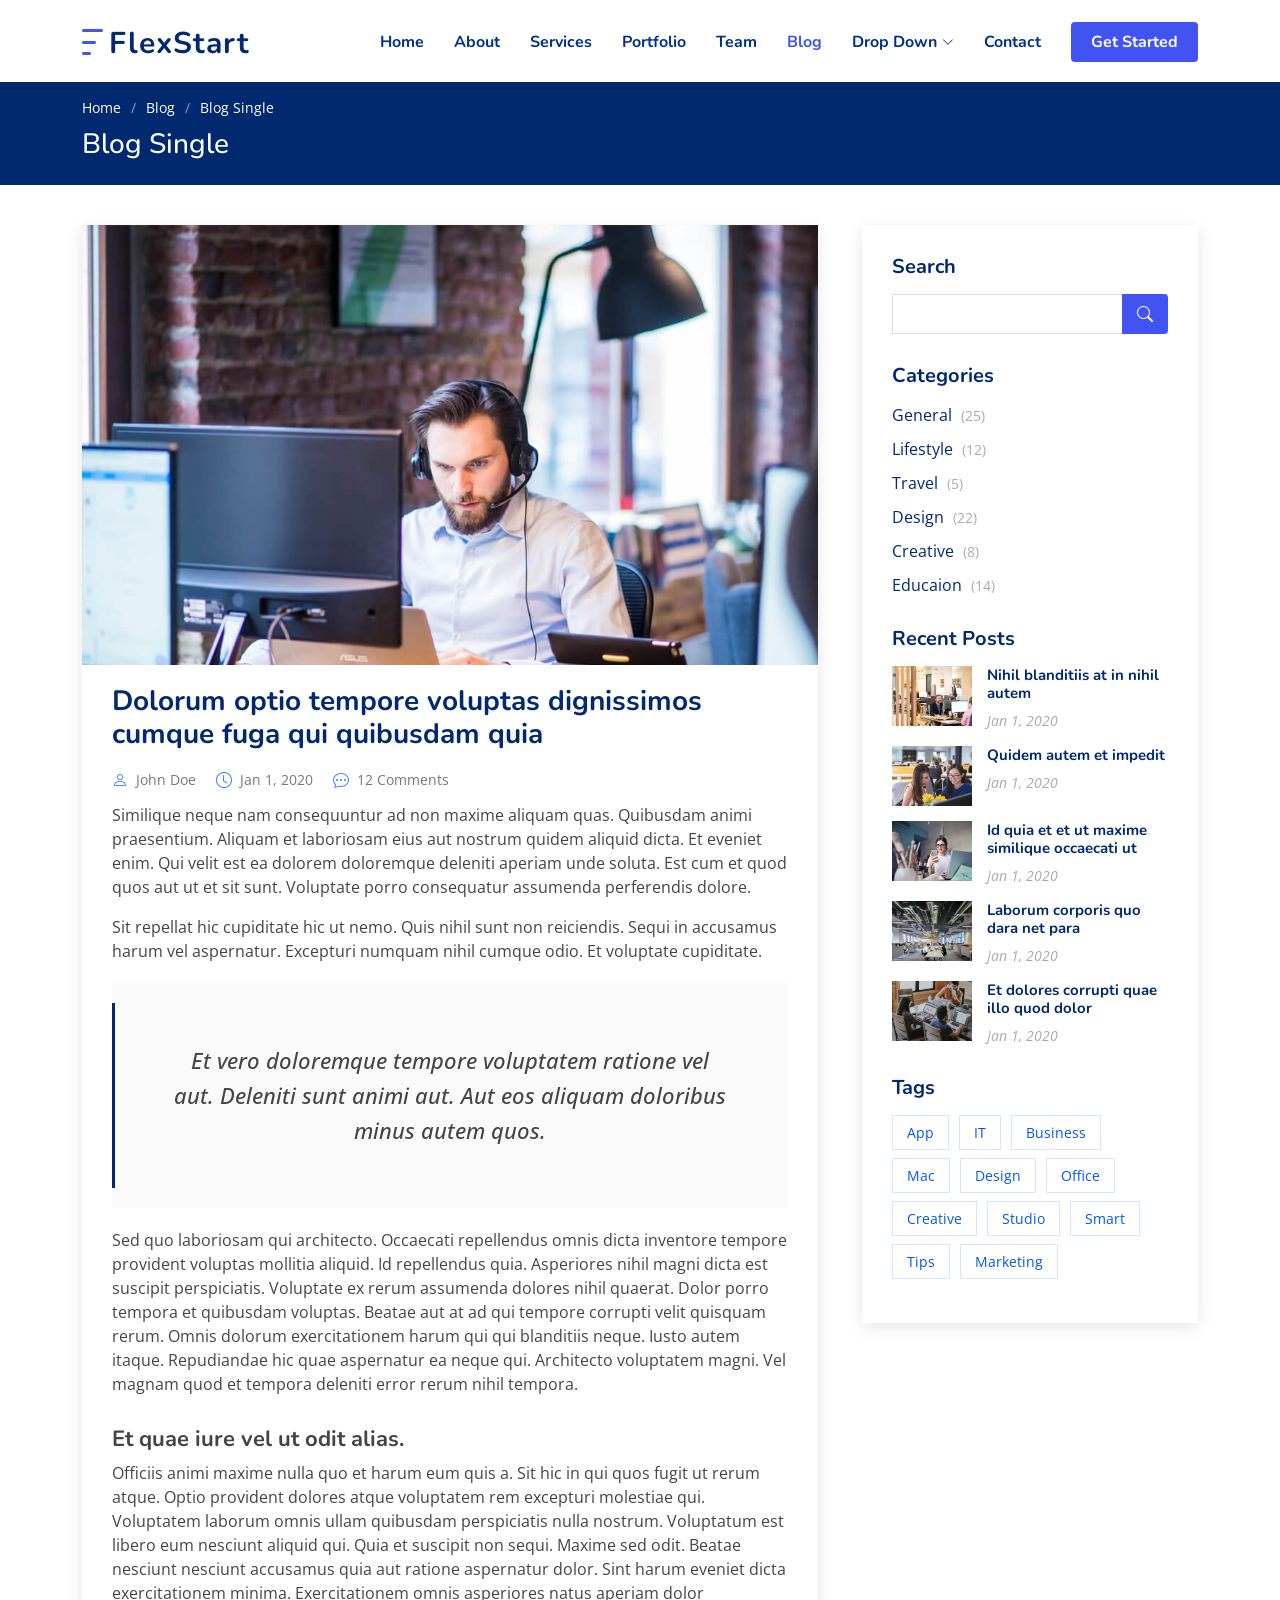
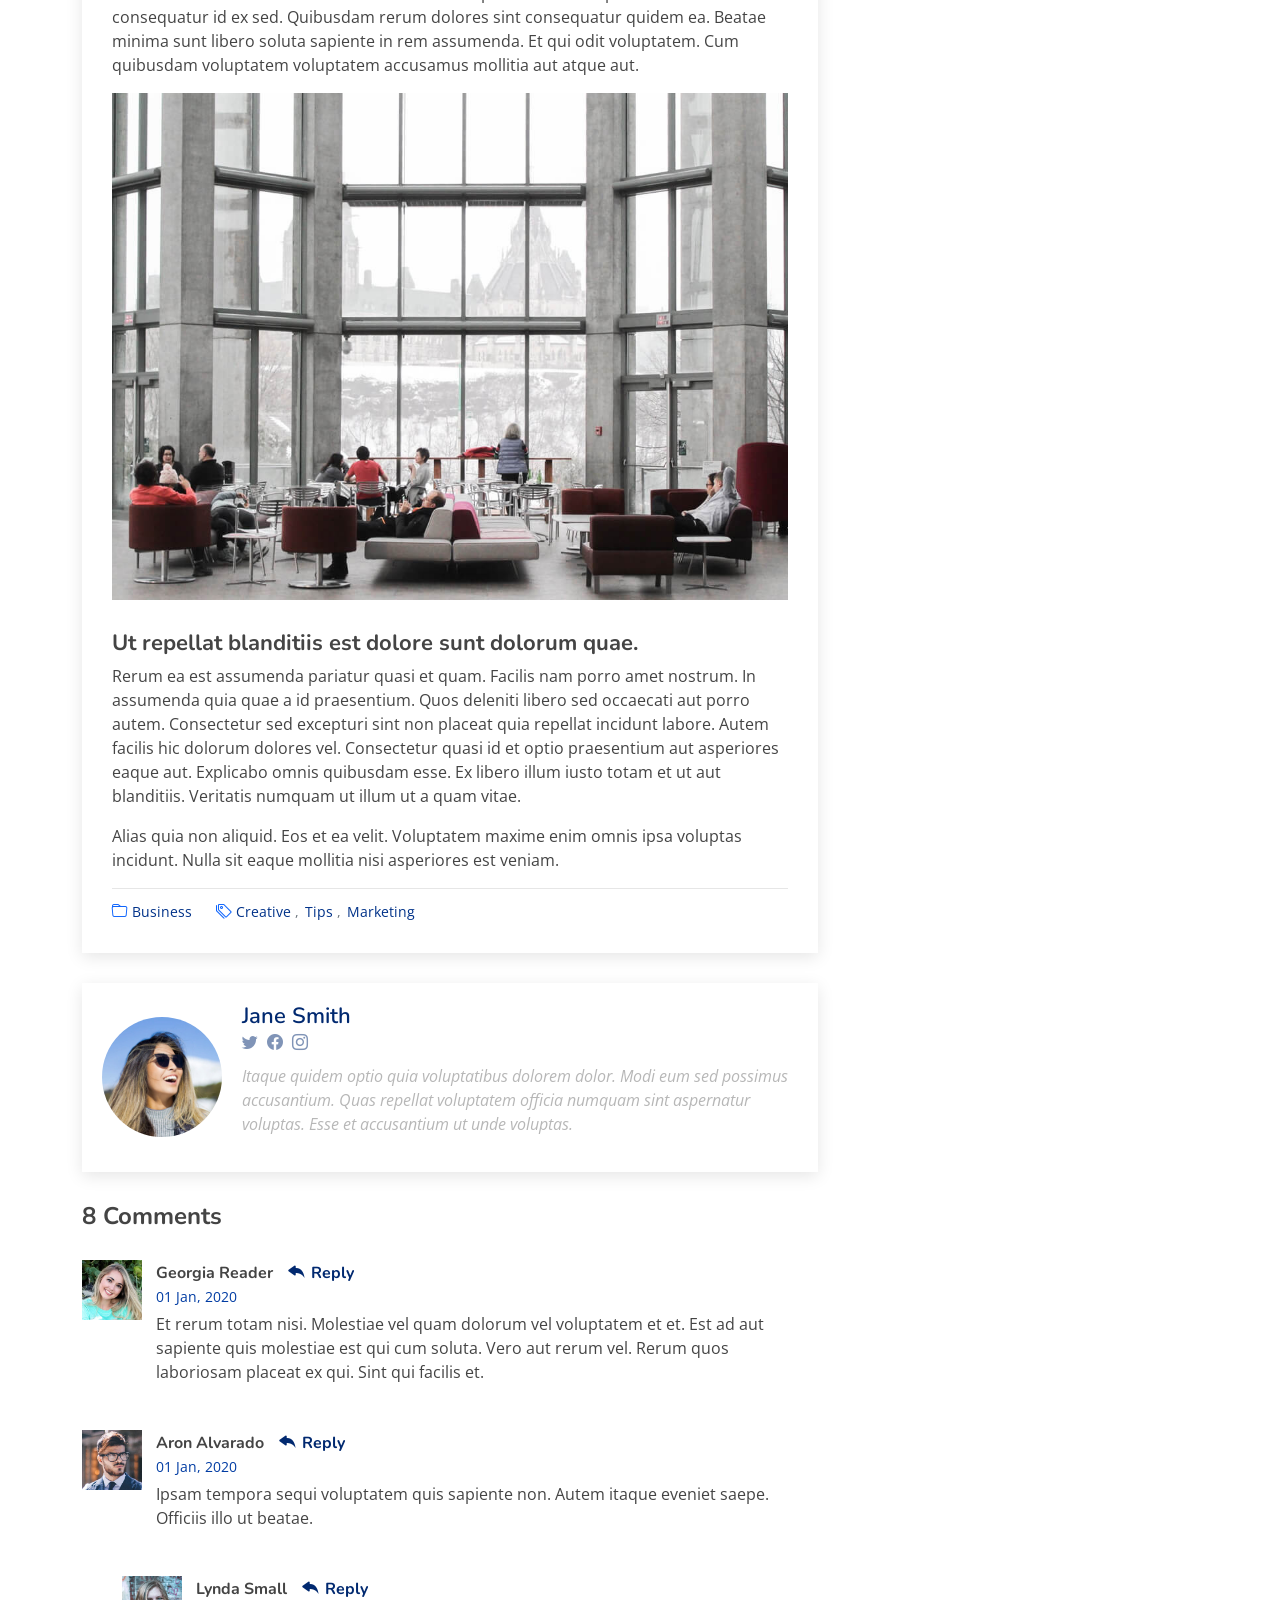
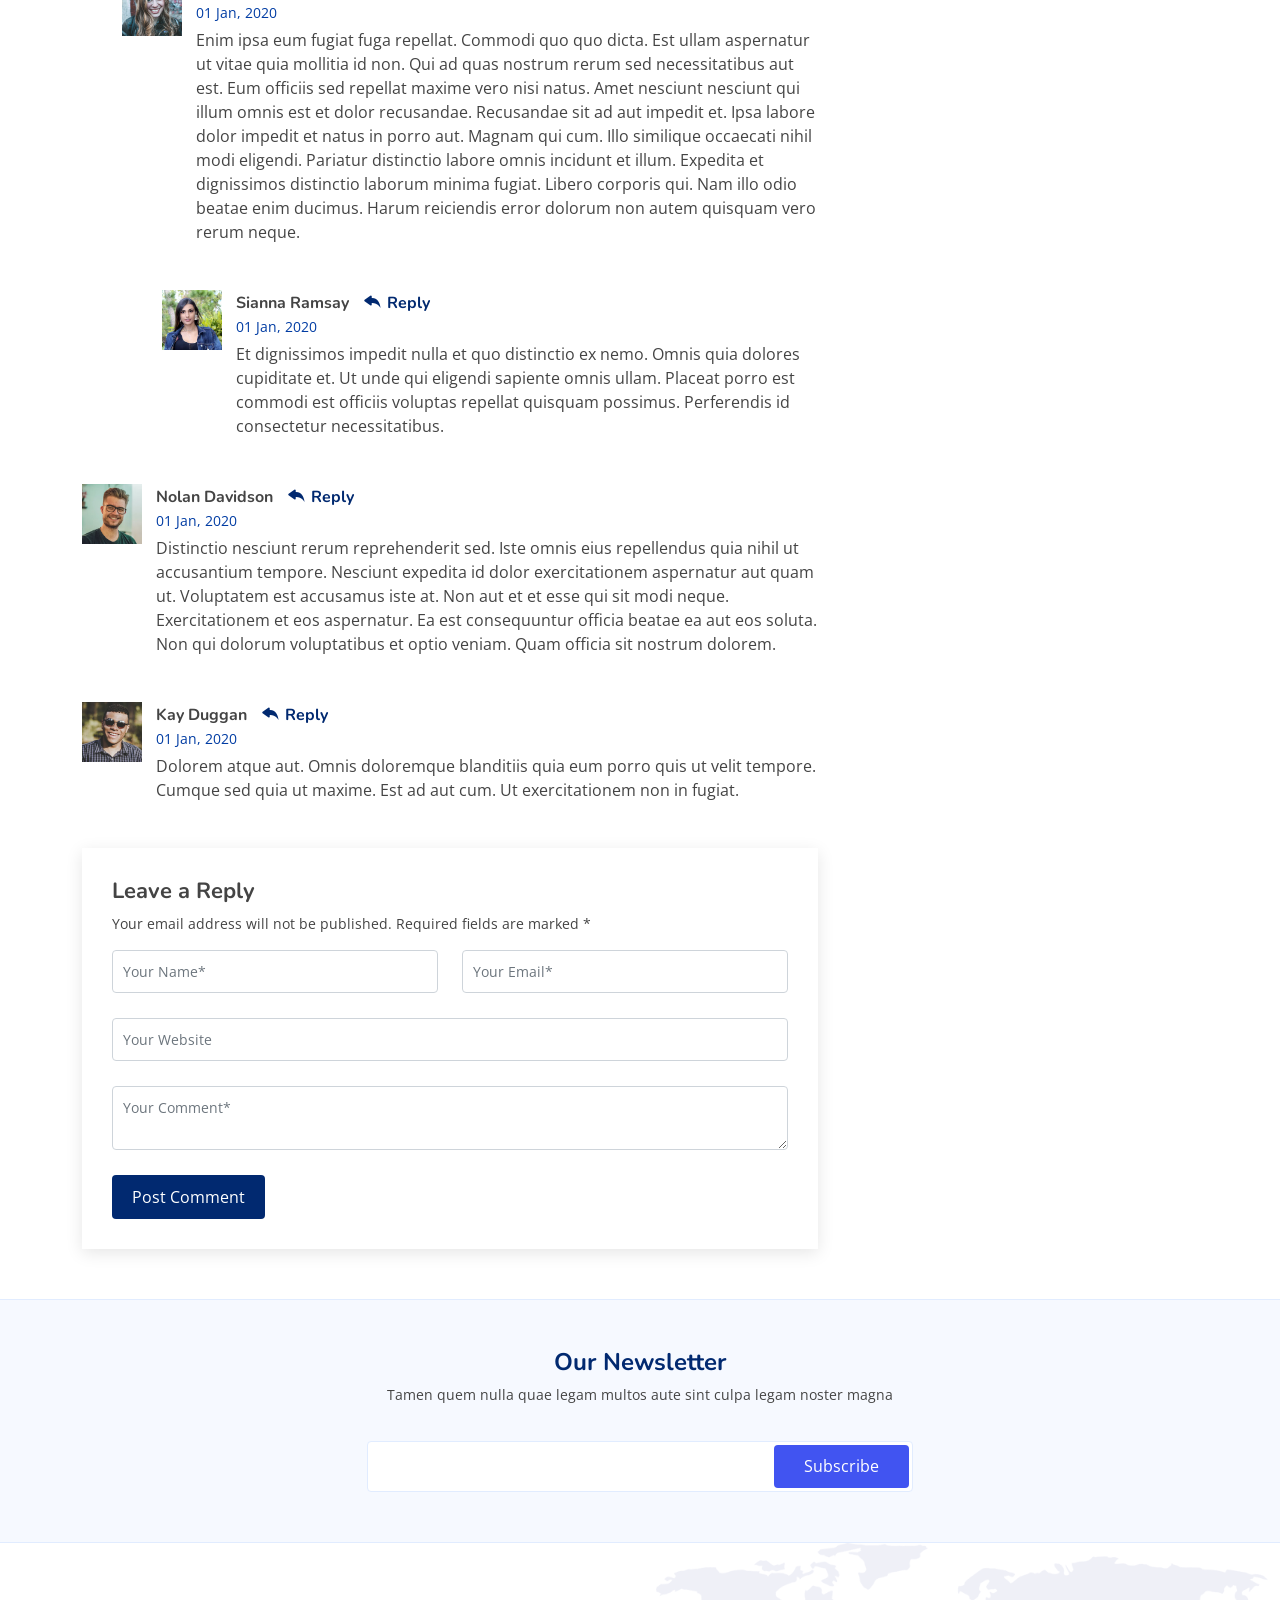
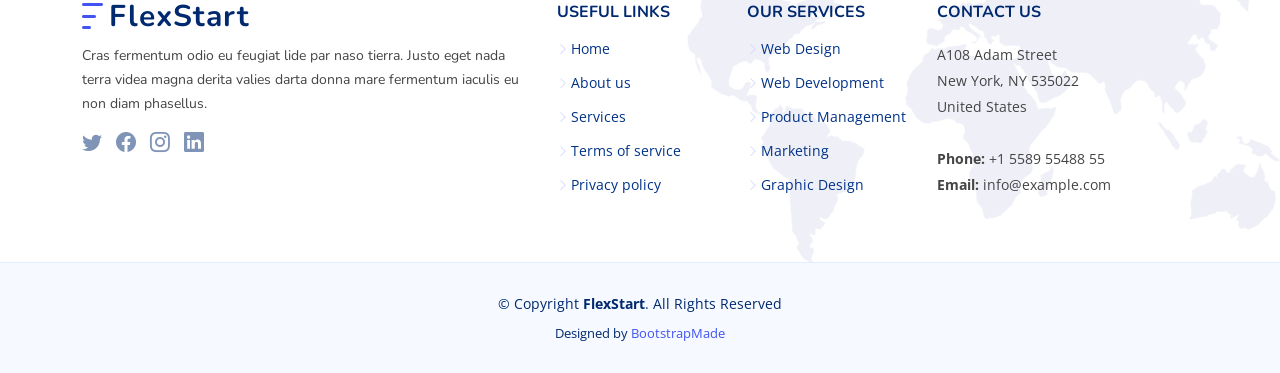
<file: public/Home/blog-single.html>
<!DOCTYPE html>
<html lang="en">

<head>
  <meta charset="utf-8">
  <meta content="width=device-width, initial-scale=1.0" name="viewport">

  <title>Blog Single - FlexStart Bootstrap Template</title>
  <meta content="" name="description">
  <meta content="" name="keywords">

  <!-- Favicons -->
  <link href="assets/img/favicon.png" rel="icon">
  <link href="assets/img/apple-touch-icon.png" rel="apple-touch-icon">

  <!-- Google Fonts -->
  <link href="https://fonts.googleapis.com/css?family=Open+Sans:300,300i,400,400i,600,600i,700,700i|Nunito:300,300i,400,400i,600,600i,700,700i|Poppins:300,300i,400,400i,500,500i,600,600i,700,700i" rel="stylesheet">

  <!-- Vendor CSS Files -->
  <link href="assets/vendor/aos/aos.css" rel="stylesheet">
  <link href="assets/vendor/bootstrap/css/bootstrap.min.css" rel="stylesheet">
  <link href="assets/vendor/bootstrap-icons/bootstrap-icons.css" rel="stylesheet">
  <link href="assets/vendor/glightbox/css/glightbox.min.css" rel="stylesheet">
  <link href="assets/vendor/remixicon/remixicon.css" rel="stylesheet">
  <link href="assets/vendor/swiper/swiper-bundle.min.css" rel="stylesheet">

  <!-- Template Main CSS File -->
  <link href="assets/css/style.css" rel="stylesheet">

  <!-- =======================================================
  * Template Name: FlexStart - v1.12.0
  * Template URL: https://bootstrapmade.com/flexstart-bootstrap-startup-template/
  * Author: BootstrapMade.com
  * License: https://bootstrapmade.com/license/
  ======================================================== -->
</head>

<body>

  <!-- ======= Header ======= -->
  <header id="header" class="header fixed-top">
    <div class="container-fluid container-xl d-flex align-items-center justify-content-between">

      <a href="index.html" class="logo d-flex align-items-center">
        <img src="assets/img/logo.png" alt="">
        <span>FlexStart</span>
      </a>

      <nav id="navbar" class="navbar">
        <ul>
          <li><a class="nav-link scrollto " href="#hero">Home</a></li>
          <li><a class="nav-link scrollto" href="#about">About</a></li>
          <li><a class="nav-link scrollto" href="#services">Services</a></li>
          <li><a class="nav-link scrollto" href="#portfolio">Portfolio</a></li>
          <li><a class="nav-link scrollto" href="#team">Team</a></li>
          <li><a class="active" href="blog.html">Blog</a></li>
          <li class="dropdown"><a href="#"><span>Drop Down</span> <i class="bi bi-chevron-down"></i></a>
            <ul>
              <li><a href="#">Drop Down 1</a></li>
              <li class="dropdown"><a href="#"><span>Deep Drop Down</span> <i class="bi bi-chevron-right"></i></a>
                <ul>
                  <li><a href="#">Deep Drop Down 1</a></li>
                  <li><a href="#">Deep Drop Down 2</a></li>
                  <li><a href="#">Deep Drop Down 3</a></li>
                  <li><a href="#">Deep Drop Down 4</a></li>
                  <li><a href="#">Deep Drop Down 5</a></li>
                </ul>
              </li>
              <li><a href="#">Drop Down 2</a></li>
              <li><a href="#">Drop Down 3</a></li>
              <li><a href="#">Drop Down 4</a></li>
            </ul>
          </li>
          <li><a class="nav-link scrollto" href="#contact">Contact</a></li>
          <li><a class="getstarted scrollto" href="#about">Get Started</a></li>
        </ul>
        <i class="bi bi-list mobile-nav-toggle"></i>
      </nav><!-- .navbar -->

    </div>
  </header><!-- End Header -->

  <main id="main">

    <!-- ======= Breadcrumbs ======= -->
    <section class="breadcrumbs">
      <div class="container">

        <ol>
          <li><a href="index.html">Home</a></li>
          <li><a href="blog.html">Blog</a></li>
          <li>Blog Single</li>
        </ol>
        <h2>Blog Single</h2>

      </div>
    </section><!-- End Breadcrumbs -->

    <!-- ======= Blog Single Section ======= -->
    <section id="blog" class="blog">
      <div class="container" data-aos="fade-up">

        <div class="row">

          <div class="col-lg-8 entries">

            <article class="entry entry-single">

              <div class="entry-img">
                <img src="assets/img/blog/blog-1.jpg" alt="" class="img-fluid">
              </div>

              <h2 class="entry-title">
                <a href="blog-single.html">Dolorum optio tempore voluptas dignissimos cumque fuga qui quibusdam quia</a>
              </h2>

              <div class="entry-meta">
                <ul>
                  <li class="d-flex align-items-center"><i class="bi bi-person"></i> <a href="blog-single.html">John Doe</a></li>
                  <li class="d-flex align-items-center"><i class="bi bi-clock"></i> <a href="blog-single.html"><time datetime="2020-01-01">Jan 1, 2020</time></a></li>
                  <li class="d-flex align-items-center"><i class="bi bi-chat-dots"></i> <a href="blog-single.html">12 Comments</a></li>
                </ul>
              </div>

              <div class="entry-content">
                <p>
                  Similique neque nam consequuntur ad non maxime aliquam quas. Quibusdam animi praesentium. Aliquam et laboriosam eius aut nostrum quidem aliquid dicta.
                  Et eveniet enim. Qui velit est ea dolorem doloremque deleniti aperiam unde soluta. Est cum et quod quos aut ut et sit sunt. Voluptate porro consequatur assumenda perferendis dolore.
                </p>

                <p>
                  Sit repellat hic cupiditate hic ut nemo. Quis nihil sunt non reiciendis. Sequi in accusamus harum vel aspernatur. Excepturi numquam nihil cumque odio. Et voluptate cupiditate.
                </p>

                <blockquote>
                  <p>
                    Et vero doloremque tempore voluptatem ratione vel aut. Deleniti sunt animi aut. Aut eos aliquam doloribus minus autem quos.
                  </p>
                </blockquote>

                <p>
                  Sed quo laboriosam qui architecto. Occaecati repellendus omnis dicta inventore tempore provident voluptas mollitia aliquid. Id repellendus quia. Asperiores nihil magni dicta est suscipit perspiciatis. Voluptate ex rerum assumenda dolores nihil quaerat.
                  Dolor porro tempora et quibusdam voluptas. Beatae aut at ad qui tempore corrupti velit quisquam rerum. Omnis dolorum exercitationem harum qui qui blanditiis neque.
                  Iusto autem itaque. Repudiandae hic quae aspernatur ea neque qui. Architecto voluptatem magni. Vel magnam quod et tempora deleniti error rerum nihil tempora.
                </p>

                <h3>Et quae iure vel ut odit alias.</h3>
                <p>
                  Officiis animi maxime nulla quo et harum eum quis a. Sit hic in qui quos fugit ut rerum atque. Optio provident dolores atque voluptatem rem excepturi molestiae qui. Voluptatem laborum omnis ullam quibusdam perspiciatis nulla nostrum. Voluptatum est libero eum nesciunt aliquid qui.
                  Quia et suscipit non sequi. Maxime sed odit. Beatae nesciunt nesciunt accusamus quia aut ratione aspernatur dolor. Sint harum eveniet dicta exercitationem minima. Exercitationem omnis asperiores natus aperiam dolor consequatur id ex sed. Quibusdam rerum dolores sint consequatur quidem ea.
                  Beatae minima sunt libero soluta sapiente in rem assumenda. Et qui odit voluptatem. Cum quibusdam voluptatem voluptatem accusamus mollitia aut atque aut.
                </p>
                <img src="assets/img/blog/blog-inside-post.jpg" class="img-fluid" alt="">

                <h3>Ut repellat blanditiis est dolore sunt dolorum quae.</h3>
                <p>
                  Rerum ea est assumenda pariatur quasi et quam. Facilis nam porro amet nostrum. In assumenda quia quae a id praesentium. Quos deleniti libero sed occaecati aut porro autem. Consectetur sed excepturi sint non placeat quia repellat incidunt labore. Autem facilis hic dolorum dolores vel.
                  Consectetur quasi id et optio praesentium aut asperiores eaque aut. Explicabo omnis quibusdam esse. Ex libero illum iusto totam et ut aut blanditiis. Veritatis numquam ut illum ut a quam vitae.
                </p>
                <p>
                  Alias quia non aliquid. Eos et ea velit. Voluptatem maxime enim omnis ipsa voluptas incidunt. Nulla sit eaque mollitia nisi asperiores est veniam.
                </p>

              </div>

              <div class="entry-footer">
                <i class="bi bi-folder"></i>
                <ul class="cats">
                  <li><a href="#">Business</a></li>
                </ul>

                <i class="bi bi-tags"></i>
                <ul class="tags">
                  <li><a href="#">Creative</a></li>
                  <li><a href="#">Tips</a></li>
                  <li><a href="#">Marketing</a></li>
                </ul>
              </div>

            </article><!-- End blog entry -->

            <div class="blog-author d-flex align-items-center">
              <img src="assets/img/blog/blog-author.jpg" class="rounded-circle float-left" alt="">
              <div>
                <h4>Jane Smith</h4>
                <div class="social-links">
                  <a href="https://twitters.com/#"><i class="bi bi-twitter"></i></a>
                  <a href="https://facebook.com/#"><i class="bi bi-facebook"></i></a>
                  <a href="https://instagram.com/#"><i class="biu bi-instagram"></i></a>
                </div>
                <p>
                  Itaque quidem optio quia voluptatibus dolorem dolor. Modi eum sed possimus accusantium. Quas repellat voluptatem officia numquam sint aspernatur voluptas. Esse et accusantium ut unde voluptas.
                </p>
              </div>
            </div><!-- End blog author bio -->

            <div class="blog-comments">

              <h4 class="comments-count">8 Comments</h4>

              <div id="comment-1" class="comment">
                <div class="d-flex">
                  <div class="comment-img"><img src="assets/img/blog/comments-1.jpg" alt=""></div>
                  <div>
                    <h5><a href="">Georgia Reader</a> <a href="#" class="reply"><i class="bi bi-reply-fill"></i> Reply</a></h5>
                    <time datetime="2020-01-01">01 Jan, 2020</time>
                    <p>
                      Et rerum totam nisi. Molestiae vel quam dolorum vel voluptatem et et. Est ad aut sapiente quis molestiae est qui cum soluta.
                      Vero aut rerum vel. Rerum quos laboriosam placeat ex qui. Sint qui facilis et.
                    </p>
                  </div>
                </div>
              </div><!-- End comment #1 -->

              <div id="comment-2" class="comment">
                <div class="d-flex">
                  <div class="comment-img"><img src="assets/img/blog/comments-2.jpg" alt=""></div>
                  <div>
                    <h5><a href="">Aron Alvarado</a> <a href="#" class="reply"><i class="bi bi-reply-fill"></i> Reply</a></h5>
                    <time datetime="2020-01-01">01 Jan, 2020</time>
                    <p>
                      Ipsam tempora sequi voluptatem quis sapiente non. Autem itaque eveniet saepe. Officiis illo ut beatae.
                    </p>
                  </div>
                </div>

                <div id="comment-reply-1" class="comment comment-reply">
                  <div class="d-flex">
                    <div class="comment-img"><img src="assets/img/blog/comments-3.jpg" alt=""></div>
                    <div>
                      <h5><a href="">Lynda Small</a> <a href="#" class="reply"><i class="bi bi-reply-fill"></i> Reply</a></h5>
                      <time datetime="2020-01-01">01 Jan, 2020</time>
                      <p>
                        Enim ipsa eum fugiat fuga repellat. Commodi quo quo dicta. Est ullam aspernatur ut vitae quia mollitia id non. Qui ad quas nostrum rerum sed necessitatibus aut est. Eum officiis sed repellat maxime vero nisi natus. Amet nesciunt nesciunt qui illum omnis est et dolor recusandae.

                        Recusandae sit ad aut impedit et. Ipsa labore dolor impedit et natus in porro aut. Magnam qui cum. Illo similique occaecati nihil modi eligendi. Pariatur distinctio labore omnis incidunt et illum. Expedita et dignissimos distinctio laborum minima fugiat.

                        Libero corporis qui. Nam illo odio beatae enim ducimus. Harum reiciendis error dolorum non autem quisquam vero rerum neque.
                      </p>
                    </div>
                  </div>

                  <div id="comment-reply-2" class="comment comment-reply">
                    <div class="d-flex">
                      <div class="comment-img"><img src="assets/img/blog/comments-4.jpg" alt=""></div>
                      <div>
                        <h5><a href="">Sianna Ramsay</a> <a href="#" class="reply"><i class="bi bi-reply-fill"></i> Reply</a></h5>
                        <time datetime="2020-01-01">01 Jan, 2020</time>
                        <p>
                          Et dignissimos impedit nulla et quo distinctio ex nemo. Omnis quia dolores cupiditate et. Ut unde qui eligendi sapiente omnis ullam. Placeat porro est commodi est officiis voluptas repellat quisquam possimus. Perferendis id consectetur necessitatibus.
                        </p>
                      </div>
                    </div>

                  </div><!-- End comment reply #2-->

                </div><!-- End comment reply #1-->

              </div><!-- End comment #2-->

              <div id="comment-3" class="comment">
                <div class="d-flex">
                  <div class="comment-img"><img src="assets/img/blog/comments-5.jpg" alt=""></div>
                  <div>
                    <h5><a href="">Nolan Davidson</a> <a href="#" class="reply"><i class="bi bi-reply-fill"></i> Reply</a></h5>
                    <time datetime="2020-01-01">01 Jan, 2020</time>
                    <p>
                      Distinctio nesciunt rerum reprehenderit sed. Iste omnis eius repellendus quia nihil ut accusantium tempore. Nesciunt expedita id dolor exercitationem aspernatur aut quam ut. Voluptatem est accusamus iste at.
                      Non aut et et esse qui sit modi neque. Exercitationem et eos aspernatur. Ea est consequuntur officia beatae ea aut eos soluta. Non qui dolorum voluptatibus et optio veniam. Quam officia sit nostrum dolorem.
                    </p>
                  </div>
                </div>

              </div><!-- End comment #3 -->

              <div id="comment-4" class="comment">
                <div class="d-flex">
                  <div class="comment-img"><img src="assets/img/blog/comments-6.jpg" alt=""></div>
                  <div>
                    <h5><a href="">Kay Duggan</a> <a href="#" class="reply"><i class="bi bi-reply-fill"></i> Reply</a></h5>
                    <time datetime="2020-01-01">01 Jan, 2020</time>
                    <p>
                      Dolorem atque aut. Omnis doloremque blanditiis quia eum porro quis ut velit tempore. Cumque sed quia ut maxime. Est ad aut cum. Ut exercitationem non in fugiat.
                    </p>
                  </div>
                </div>

              </div><!-- End comment #4 -->

              <div class="reply-form">
                <h4>Leave a Reply</h4>
                <p>Your email address will not be published. Required fields are marked * </p>
                <form action="">
                  <div class="row">
                    <div class="col-md-6 form-group">
                      <input name="name" type="text" class="form-control" placeholder="Your Name*">
                    </div>
                    <div class="col-md-6 form-group">
                      <input name="email" type="text" class="form-control" placeholder="Your Email*">
                    </div>
                  </div>
                  <div class="row">
                    <div class="col form-group">
                      <input name="website" type="text" class="form-control" placeholder="Your Website">
                    </div>
                  </div>
                  <div class="row">
                    <div class="col form-group">
                      <textarea name="comment" class="form-control" placeholder="Your Comment*"></textarea>
                    </div>
                  </div>
                  <button type="submit" class="btn btn-primary">Post Comment</button>

                </form>

              </div>

            </div><!-- End blog comments -->

          </div><!-- End blog entries list -->

          <div class="col-lg-4">

            <div class="sidebar">

              <h3 class="sidebar-title">Search</h3>
              <div class="sidebar-item search-form">
                <form action="">
                  <input type="text">
                  <button type="submit"><i class="bi bi-search"></i></button>
                </form>
              </div><!-- End sidebar search formn-->

              <h3 class="sidebar-title">Categories</h3>
              <div class="sidebar-item categories">
                <ul>
                  <li><a href="#">General <span>(25)</span></a></li>
                  <li><a href="#">Lifestyle <span>(12)</span></a></li>
                  <li><a href="#">Travel <span>(5)</span></a></li>
                  <li><a href="#">Design <span>(22)</span></a></li>
                  <li><a href="#">Creative <span>(8)</span></a></li>
                  <li><a href="#">Educaion <span>(14)</span></a></li>
                </ul>
              </div><!-- End sidebar categories-->

              <h3 class="sidebar-title">Recent Posts</h3>
              <div class="sidebar-item recent-posts">
                <div class="post-item clearfix">
                  <img src="assets/img/blog/blog-recent-1.jpg" alt="">
                  <h4><a href="blog-single.html">Nihil blanditiis at in nihil autem</a></h4>
                  <time datetime="2020-01-01">Jan 1, 2020</time>
                </div>

                <div class="post-item clearfix">
                  <img src="assets/img/blog/blog-recent-2.jpg" alt="">
                  <h4><a href="blog-single.html">Quidem autem et impedit</a></h4>
                  <time datetime="2020-01-01">Jan 1, 2020</time>
                </div>

                <div class="post-item clearfix">
                  <img src="assets/img/blog/blog-recent-3.jpg" alt="">
                  <h4><a href="blog-single.html">Id quia et et ut maxime similique occaecati ut</a></h4>
                  <time datetime="2020-01-01">Jan 1, 2020</time>
                </div>

                <div class="post-item clearfix">
                  <img src="assets/img/blog/blog-recent-4.jpg" alt="">
                  <h4><a href="blog-single.html">Laborum corporis quo dara net para</a></h4>
                  <time datetime="2020-01-01">Jan 1, 2020</time>
                </div>

                <div class="post-item clearfix">
                  <img src="assets/img/blog/blog-recent-5.jpg" alt="">
                  <h4><a href="blog-single.html">Et dolores corrupti quae illo quod dolor</a></h4>
                  <time datetime="2020-01-01">Jan 1, 2020</time>
                </div>

              </div><!-- End sidebar recent posts-->

              <h3 class="sidebar-title">Tags</h3>
              <div class="sidebar-item tags">
                <ul>
                  <li><a href="#">App</a></li>
                  <li><a href="#">IT</a></li>
                  <li><a href="#">Business</a></li>
                  <li><a href="#">Mac</a></li>
                  <li><a href="#">Design</a></li>
                  <li><a href="#">Office</a></li>
                  <li><a href="#">Creative</a></li>
                  <li><a href="#">Studio</a></li>
                  <li><a href="#">Smart</a></li>
                  <li><a href="#">Tips</a></li>
                  <li><a href="#">Marketing</a></li>
                </ul>
              </div><!-- End sidebar tags-->

            </div><!-- End sidebar -->

          </div><!-- End blog sidebar -->

        </div>

      </div>
    </section><!-- End Blog Single Section -->

  </main><!-- End #main -->

  <!-- ======= Footer ======= -->
  <footer id="footer" class="footer">

    <div class="footer-newsletter">
      <div class="container">
        <div class="row justify-content-center">
          <div class="col-lg-12 text-center">
            <h4>Our Newsletter</h4>
            <p>Tamen quem nulla quae legam multos aute sint culpa legam noster magna</p>
          </div>
          <div class="col-lg-6">
            <form action="" method="post">
              <input type="email" name="email"><input type="submit" value="Subscribe">
            </form>
          </div>
        </div>
      </div>
    </div>

    <div class="footer-top">
      <div class="container">
        <div class="row gy-4">
          <div class="col-lg-5 col-md-12 footer-info">
            <a href="index.html" class="logo d-flex align-items-center">
              <img src="assets/img/logo.png" alt="">
              <span>FlexStart</span>
            </a>
            <p>Cras fermentum odio eu feugiat lide par naso tierra. Justo eget nada terra videa magna derita valies darta donna mare fermentum iaculis eu non diam phasellus.</p>
            <div class="social-links mt-3">
              <a href="#" class="twitter"><i class="bi bi-twitter"></i></a>
              <a href="#" class="facebook"><i class="bi bi-facebook"></i></a>
              <a href="#" class="instagram"><i class="bi bi-instagram"></i></a>
              <a href="#" class="linkedin"><i class="bi bi-linkedin"></i></a>
            </div>
          </div>

          <div class="col-lg-2 col-6 footer-links">
            <h4>Useful Links</h4>
            <ul>
              <li><i class="bi bi-chevron-right"></i> <a href="#">Home</a></li>
              <li><i class="bi bi-chevron-right"></i> <a href="#">About us</a></li>
              <li><i class="bi bi-chevron-right"></i> <a href="#">Services</a></li>
              <li><i class="bi bi-chevron-right"></i> <a href="#">Terms of service</a></li>
              <li><i class="bi bi-chevron-right"></i> <a href="#">Privacy policy</a></li>
            </ul>
          </div>

          <div class="col-lg-2 col-6 footer-links">
            <h4>Our Services</h4>
            <ul>
              <li><i class="bi bi-chevron-right"></i> <a href="#">Web Design</a></li>
              <li><i class="bi bi-chevron-right"></i> <a href="#">Web Development</a></li>
              <li><i class="bi bi-chevron-right"></i> <a href="#">Product Management</a></li>
              <li><i class="bi bi-chevron-right"></i> <a href="#">Marketing</a></li>
              <li><i class="bi bi-chevron-right"></i> <a href="#">Graphic Design</a></li>
            </ul>
          </div>

          <div class="col-lg-3 col-md-12 footer-contact text-center text-md-start">
            <h4>Contact Us</h4>
            <p>
              A108 Adam Street <br>
              New York, NY 535022<br>
              United States <br><br>
              <strong>Phone:</strong> +1 5589 55488 55<br>
              <strong>Email:</strong> info@example.com<br>
            </p>

          </div>

        </div>
      </div>
    </div>

    <div class="container">
      <div class="copyright">
        &copy; Copyright <strong><span>FlexStart</span></strong>. All Rights Reserved
      </div>
      <div class="credits">
        <!-- All the links in the footer should remain intact. -->
        <!-- You can delete the links only if you purchased the pro version. -->
        <!-- Licensing information: https://bootstrapmade.com/license/ -->
        <!-- Purchase the pro version with working PHP/AJAX contact form: https://bootstrapmade.com/flexstart-bootstrap-startup-template/ -->
        Designed by <a href="https://bootstrapmade.com/">BootstrapMade</a>
      </div>
    </div>
  </footer><!-- End Footer -->

  <a href="#" class="back-to-top d-flex align-items-center justify-content-center"><i class="bi bi-arrow-up-short"></i></a>

  <!-- Vendor JS Files -->
  <script src="assets/vendor/purecounter/purecounter_vanilla.js"></script>
  <script src="assets/vendor/aos/aos.js"></script>
  <script src="assets/vendor/bootstrap/js/bootstrap.bundle.min.js"></script>
  <script src="assets/vendor/glightbox/js/glightbox.min.js"></script>
  <script src="assets/vendor/isotope-layout/isotope.pkgd.min.js"></script>
  <script src="assets/vendor/swiper/swiper-bundle.min.js"></script>
  <script src="assets/vendor/php-email-form/validate.js"></script>

  <!-- Template Main JS File -->
  <script src="assets/js/main.js"></script>

</body>

</html>
</file>
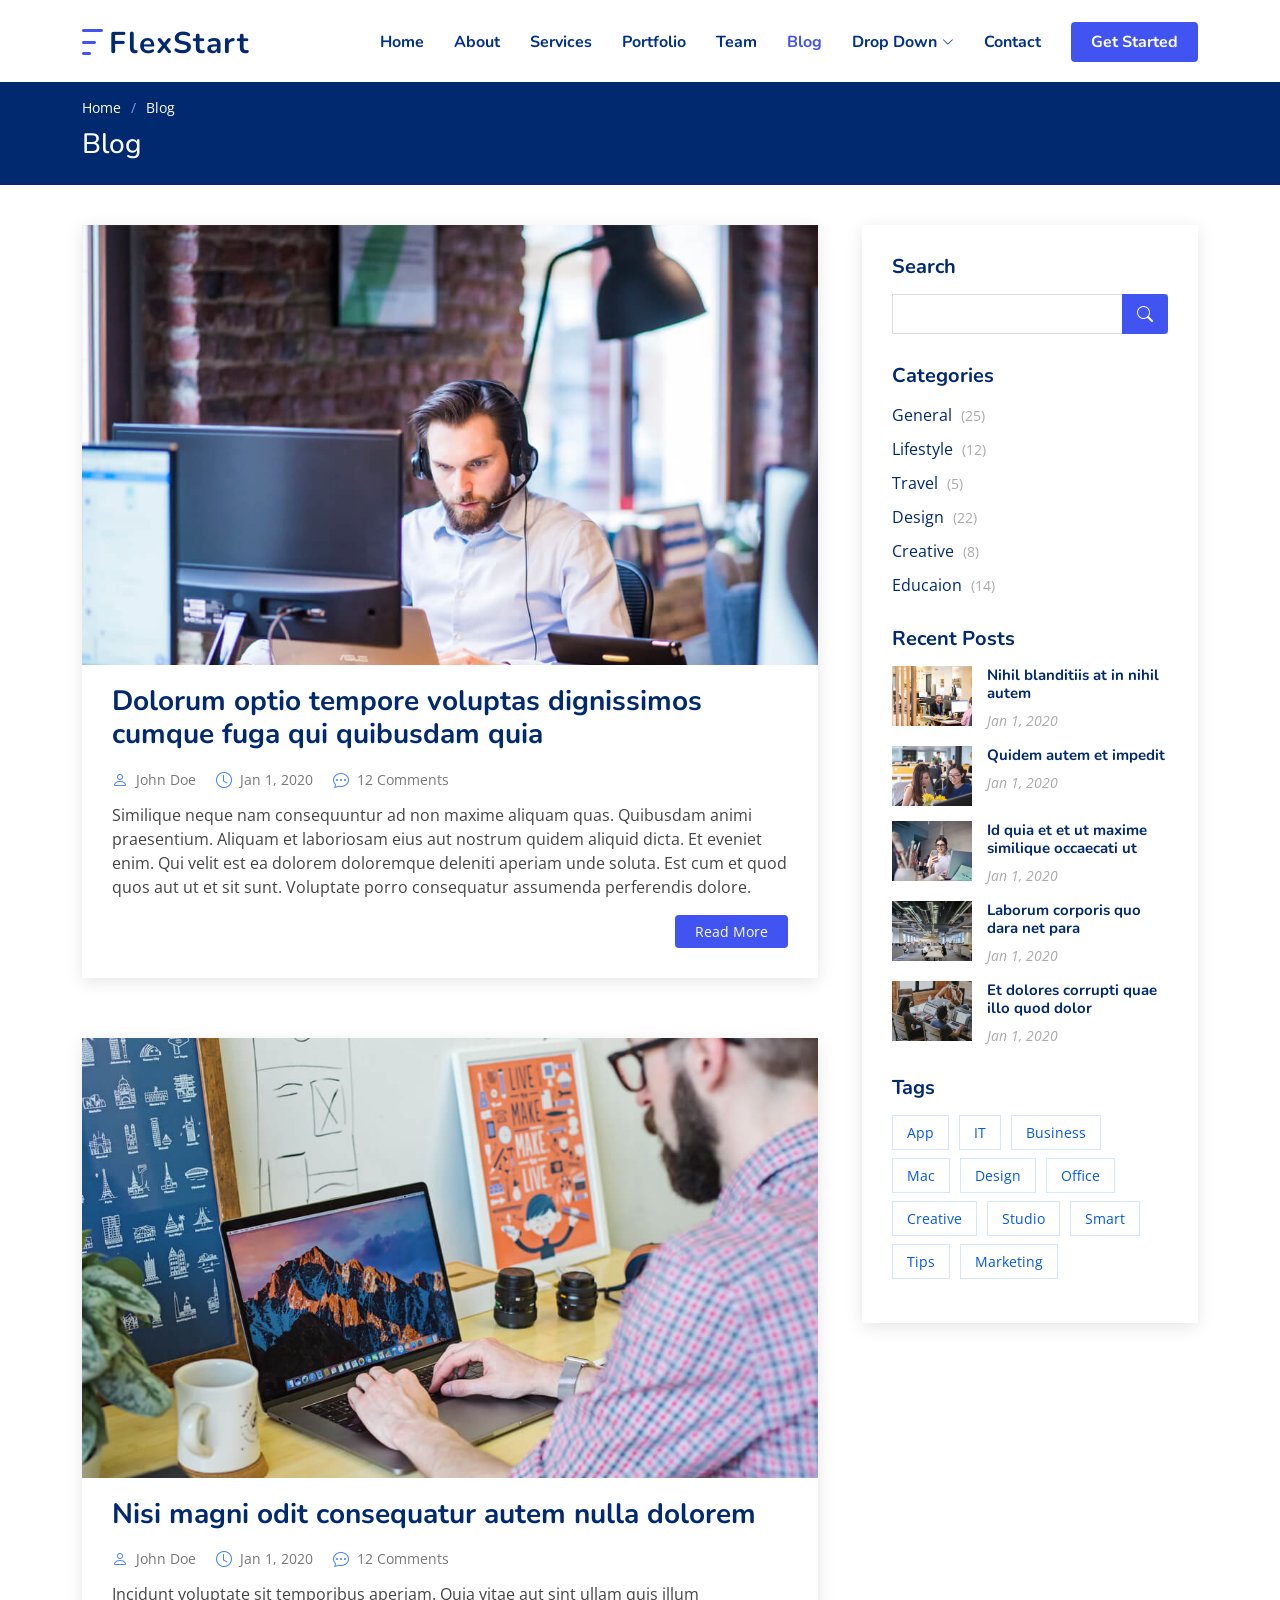
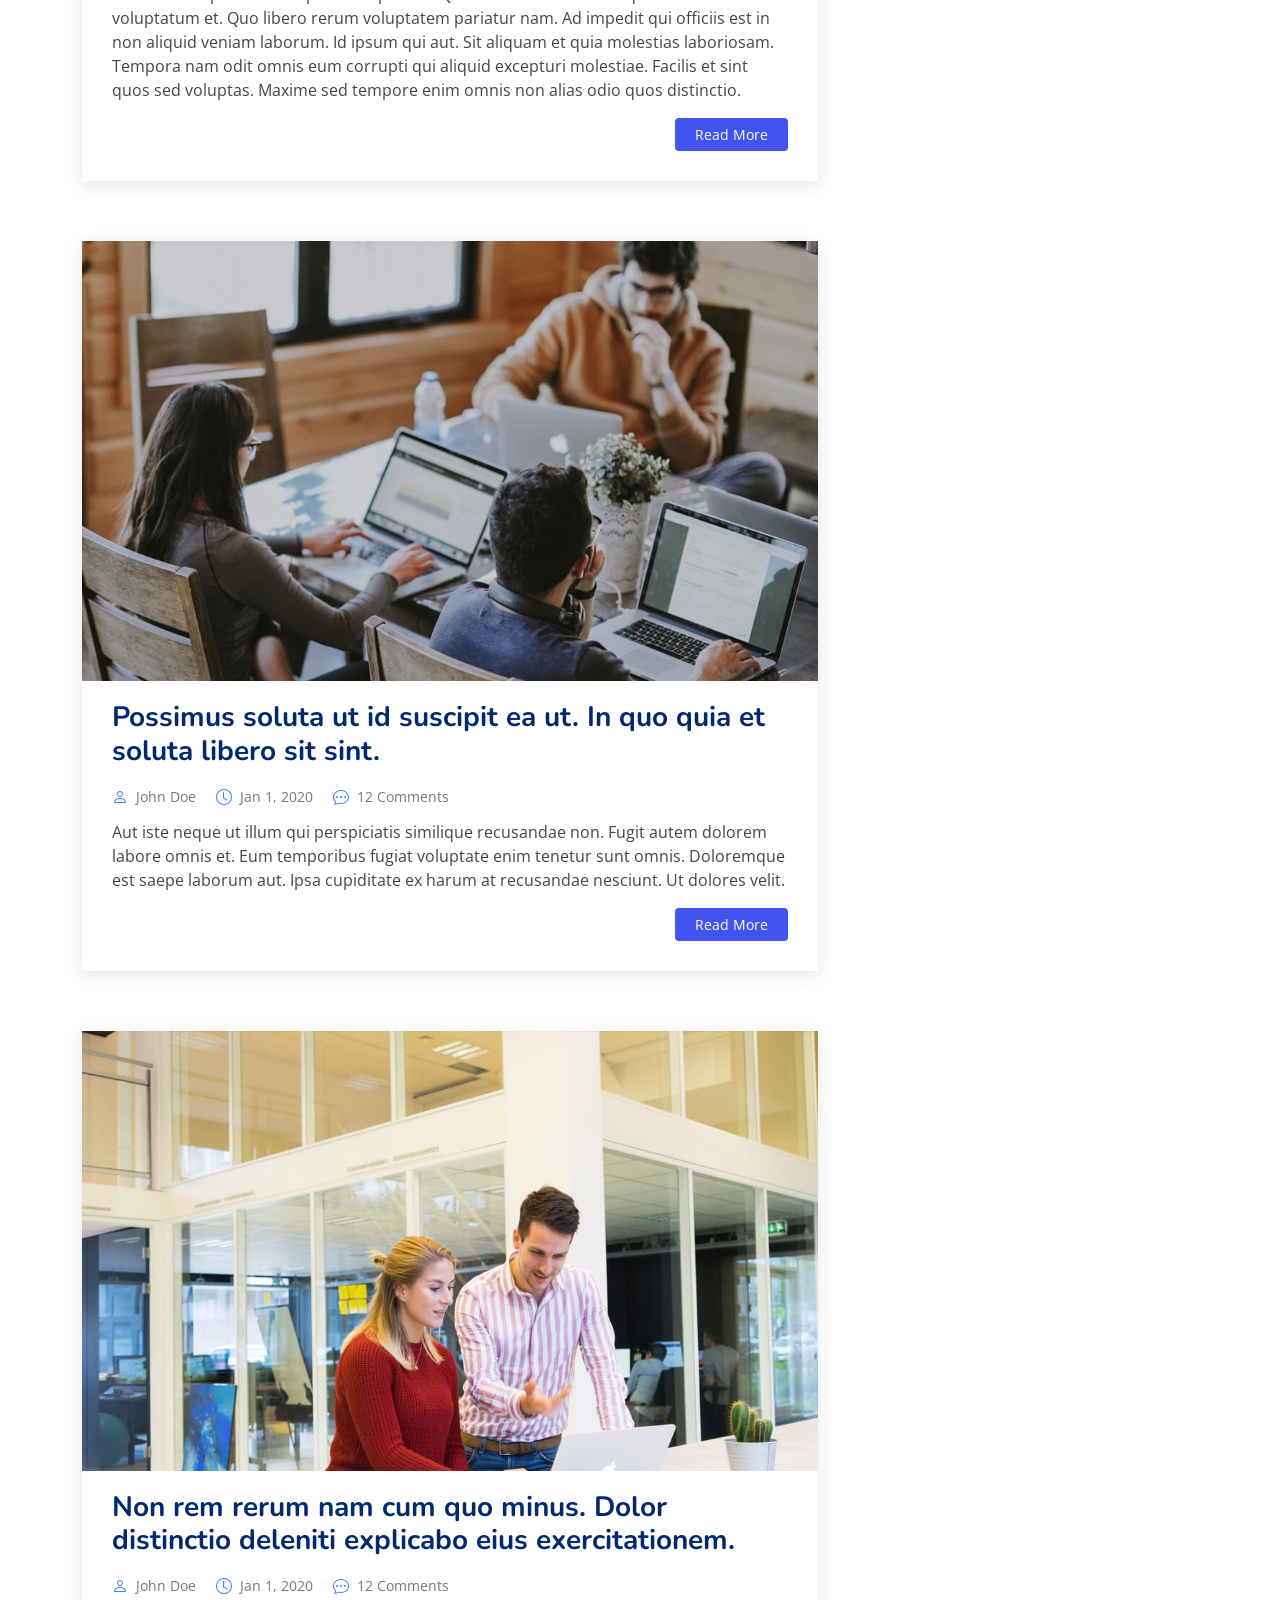
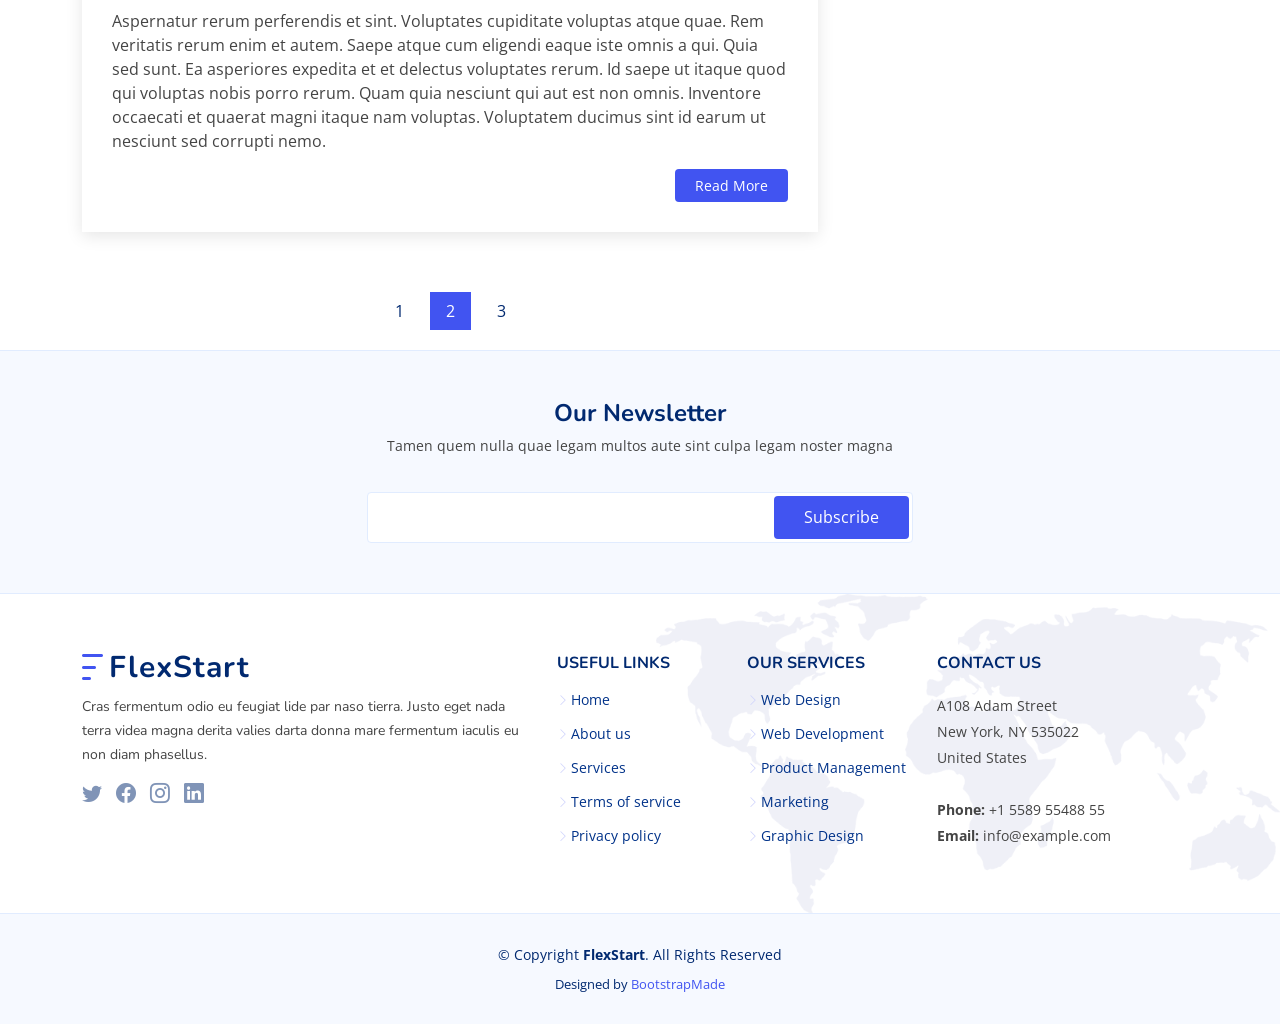
<file: public/Home/blog.html>
<!DOCTYPE html>
<html lang="en">

<head>
  <meta charset="utf-8">
  <meta content="width=device-width, initial-scale=1.0" name="viewport">

  <title>Blog - FlexStart Bootstrap Template</title>
  <meta content="" name="description">
  <meta content="" name="keywords">

  <!-- Favicons -->
  <link href="assets/img/favicon.png" rel="icon">
  <link href="assets/img/apple-touch-icon.png" rel="apple-touch-icon">

  <!-- Google Fonts -->
  <link href="https://fonts.googleapis.com/css?family=Open+Sans:300,300i,400,400i,600,600i,700,700i|Nunito:300,300i,400,400i,600,600i,700,700i|Poppins:300,300i,400,400i,500,500i,600,600i,700,700i" rel="stylesheet">

  <!-- Vendor CSS Files -->
  <link href="assets/vendor/aos/aos.css" rel="stylesheet">
  <link href="assets/vendor/bootstrap/css/bootstrap.min.css" rel="stylesheet">
  <link href="assets/vendor/bootstrap-icons/bootstrap-icons.css" rel="stylesheet">
  <link href="assets/vendor/glightbox/css/glightbox.min.css" rel="stylesheet">
  <link href="assets/vendor/remixicon/remixicon.css" rel="stylesheet">
  <link href="assets/vendor/swiper/swiper-bundle.min.css" rel="stylesheet">

  <!-- Template Main CSS File -->
  <link href="assets/css/style.css" rel="stylesheet">

  <!-- =======================================================
  * Template Name: FlexStart - v1.12.0
  * Template URL: https://bootstrapmade.com/flexstart-bootstrap-startup-template/
  * Author: BootstrapMade.com
  * License: https://bootstrapmade.com/license/
  ======================================================== -->
</head>

<body>

  <!-- ======= Header ======= -->
  <header id="header" class="header fixed-top">
    <div class="container-fluid container-xl d-flex align-items-center justify-content-between">

      <a href="index.html" class="logo d-flex align-items-center">
        <img src="assets/img/logo.png" alt="">
        <span>FlexStart</span>
      </a>

      <nav id="navbar" class="navbar">
        <ul>
          <li><a class="nav-link scrollto " href="#hero">Home</a></li>
          <li><a class="nav-link scrollto" href="#about">About</a></li>
          <li><a class="nav-link scrollto" href="#services">Services</a></li>
          <li><a class="nav-link scrollto" href="#portfolio">Portfolio</a></li>
          <li><a class="nav-link scrollto" href="#team">Team</a></li>
          <li><a class="active" href="blog.html">Blog</a></li>
          <li class="dropdown"><a href="#"><span>Drop Down</span> <i class="bi bi-chevron-down"></i></a>
            <ul>
              <li><a href="#">Drop Down 1</a></li>
              <li class="dropdown"><a href="#"><span>Deep Drop Down</span> <i class="bi bi-chevron-right"></i></a>
                <ul>
                  <li><a href="#">Deep Drop Down 1</a></li>
                  <li><a href="#">Deep Drop Down 2</a></li>
                  <li><a href="#">Deep Drop Down 3</a></li>
                  <li><a href="#">Deep Drop Down 4</a></li>
                  <li><a href="#">Deep Drop Down 5</a></li>
                </ul>
              </li>
              <li><a href="#">Drop Down 2</a></li>
              <li><a href="#">Drop Down 3</a></li>
              <li><a href="#">Drop Down 4</a></li>
            </ul>
          </li>
          <li><a class="nav-link scrollto" href="#contact">Contact</a></li>
          <li><a class="getstarted scrollto" href="#about">Get Started</a></li>
        </ul>
        <i class="bi bi-list mobile-nav-toggle"></i>
      </nav><!-- .navbar -->

    </div>
  </header><!-- End Header -->

  <main id="main">

    <!-- ======= Breadcrumbs ======= -->
    <section class="breadcrumbs">
      <div class="container">

        <ol>
          <li><a href="index.html">Home</a></li>
          <li>Blog</li>
        </ol>
        <h2>Blog</h2>

      </div>
    </section><!-- End Breadcrumbs -->

    <!-- ======= Blog Section ======= -->
    <section id="blog" class="blog">
      <div class="container" data-aos="fade-up">

        <div class="row">

          <div class="col-lg-8 entries">

            <article class="entry">

              <div class="entry-img">
                <img src="assets/img/blog/blog-1.jpg" alt="" class="img-fluid">
              </div>

              <h2 class="entry-title">
                <a href="blog-single.html">Dolorum optio tempore voluptas dignissimos cumque fuga qui quibusdam quia</a>
              </h2>

              <div class="entry-meta">
                <ul>
                  <li class="d-flex align-items-center"><i class="bi bi-person"></i> <a href="blog-single.html">John Doe</a></li>
                  <li class="d-flex align-items-center"><i class="bi bi-clock"></i> <a href="blog-single.html"><time datetime="2020-01-01">Jan 1, 2020</time></a></li>
                  <li class="d-flex align-items-center"><i class="bi bi-chat-dots"></i> <a href="blog-single.html">12 Comments</a></li>
                </ul>
              </div>

              <div class="entry-content">
                <p>
                  Similique neque nam consequuntur ad non maxime aliquam quas. Quibusdam animi praesentium. Aliquam et laboriosam eius aut nostrum quidem aliquid dicta.
                  Et eveniet enim. Qui velit est ea dolorem doloremque deleniti aperiam unde soluta. Est cum et quod quos aut ut et sit sunt. Voluptate porro consequatur assumenda perferendis dolore.
                </p>
                <div class="read-more">
                  <a href="blog-single.html">Read More</a>
                </div>
              </div>

            </article><!-- End blog entry -->

            <article class="entry">

              <div class="entry-img">
                <img src="assets/img/blog/blog-2.jpg" alt="" class="img-fluid">
              </div>

              <h2 class="entry-title">
                <a href="blog-single.html">Nisi magni odit consequatur autem nulla dolorem</a>
              </h2>

              <div class="entry-meta">
                <ul>
                  <li class="d-flex align-items-center"><i class="bi bi-person"></i> <a href="blog-single.html">John Doe</a></li>
                  <li class="d-flex align-items-center"><i class="bi bi-clock"></i> <a href="blog-single.html"><time datetime="2020-01-01">Jan 1, 2020</time></a></li>
                  <li class="d-flex align-items-center"><i class="bi bi-chat-dots"></i> <a href="blog-single.html">12 Comments</a></li>
                </ul>
              </div>

              <div class="entry-content">
                <p>
                  Incidunt voluptate sit temporibus aperiam. Quia vitae aut sint ullam quis illum voluptatum et. Quo libero rerum voluptatem pariatur nam.
                  Ad impedit qui officiis est in non aliquid veniam laborum. Id ipsum qui aut. Sit aliquam et quia molestias laboriosam. Tempora nam odit omnis eum corrupti qui aliquid excepturi molestiae. Facilis et sint quos sed voluptas. Maxime sed tempore enim omnis non alias odio quos distinctio.
                </p>
                <div class="read-more">
                  <a href="blog-single.html">Read More</a>
                </div>
              </div>

            </article><!-- End blog entry -->

            <article class="entry">

              <div class="entry-img">
                <img src="assets/img/blog/blog-3.jpg" alt="" class="img-fluid">
              </div>

              <h2 class="entry-title">
                <a href="blog-single.html">Possimus soluta ut id suscipit ea ut. In quo quia et soluta libero sit sint.</a>
              </h2>

              <div class="entry-meta">
                <ul>
                  <li class="d-flex align-items-center"><i class="bi bi-person"></i> <a href="blog-single.html">John Doe</a></li>
                  <li class="d-flex align-items-center"><i class="bi bi-clock"></i> <a href="blog-single.html"><time datetime="2020-01-01">Jan 1, 2020</time></a></li>
                  <li class="d-flex align-items-center"><i class="bi bi-chat-dots"></i> <a href="blog-single.html">12 Comments</a></li>
                </ul>
              </div>

              <div class="entry-content">
                <p>
                  Aut iste neque ut illum qui perspiciatis similique recusandae non. Fugit autem dolorem labore omnis et. Eum temporibus fugiat voluptate enim tenetur sunt omnis.
                  Doloremque est saepe laborum aut. Ipsa cupiditate ex harum at recusandae nesciunt. Ut dolores velit.
                </p>
                <div class="read-more">
                  <a href="blog-single.html">Read More</a>
                </div>
              </div>

            </article><!-- End blog entry -->

            <article class="entry">

              <div class="entry-img">
                <img src="assets/img/blog/blog-4.jpg" alt="" class="img-fluid">
              </div>

              <h2 class="entry-title">
                <a href="blog-single.html">Non rem rerum nam cum quo minus. Dolor distinctio deleniti explicabo eius exercitationem.</a>
              </h2>

              <div class="entry-meta">
                <ul>
                  <li class="d-flex align-items-center"><i class="bi bi-person"></i> <a href="blog-single.html">John Doe</a></li>
                  <li class="d-flex align-items-center"><i class="bi bi-clock"></i> <a href="blog-single.html"><time datetime="2020-01-01">Jan 1, 2020</time></a></li>
                  <li class="d-flex align-items-center"><i class="bi bi-chat-dots"></i> <a href="blog-single.html">12 Comments</a></li>
                </ul>
              </div>

              <div class="entry-content">
                <p>
                  Aspernatur rerum perferendis et sint. Voluptates cupiditate voluptas atque quae. Rem veritatis rerum enim et autem. Saepe atque cum eligendi eaque iste omnis a qui.
                  Quia sed sunt. Ea asperiores expedita et et delectus voluptates rerum. Id saepe ut itaque quod qui voluptas nobis porro rerum. Quam quia nesciunt qui aut est non omnis. Inventore occaecati et quaerat magni itaque nam voluptas. Voluptatem ducimus sint id earum ut nesciunt sed corrupti nemo.
                </p>
                <div class="read-more">
                  <a href="blog-single.html">Read More</a>
                </div>
              </div>

            </article><!-- End blog entry -->

            <div class="blog-pagination">
              <ul class="justify-content-center">
                <li><a href="#">1</a></li>
                <li class="active"><a href="#">2</a></li>
                <li><a href="#">3</a></li>
              </ul>
            </div>

          </div><!-- End blog entries list -->

          <div class="col-lg-4">

            <div class="sidebar">

              <h3 class="sidebar-title">Search</h3>
              <div class="sidebar-item search-form">
                <form action="">
                  <input type="text">
                  <button type="submit"><i class="bi bi-search"></i></button>
                </form>
              </div><!-- End sidebar search formn-->

              <h3 class="sidebar-title">Categories</h3>
              <div class="sidebar-item categories">
                <ul>
                  <li><a href="#">General <span>(25)</span></a></li>
                  <li><a href="#">Lifestyle <span>(12)</span></a></li>
                  <li><a href="#">Travel <span>(5)</span></a></li>
                  <li><a href="#">Design <span>(22)</span></a></li>
                  <li><a href="#">Creative <span>(8)</span></a></li>
                  <li><a href="#">Educaion <span>(14)</span></a></li>
                </ul>
              </div><!-- End sidebar categories-->

              <h3 class="sidebar-title">Recent Posts</h3>
              <div class="sidebar-item recent-posts">
                <div class="post-item clearfix">
                  <img src="assets/img/blog/blog-recent-1.jpg" alt="">
                  <h4><a href="blog-single.html">Nihil blanditiis at in nihil autem</a></h4>
                  <time datetime="2020-01-01">Jan 1, 2020</time>
                </div>

                <div class="post-item clearfix">
                  <img src="assets/img/blog/blog-recent-2.jpg" alt="">
                  <h4><a href="blog-single.html">Quidem autem et impedit</a></h4>
                  <time datetime="2020-01-01">Jan 1, 2020</time>
                </div>

                <div class="post-item clearfix">
                  <img src="assets/img/blog/blog-recent-3.jpg" alt="">
                  <h4><a href="blog-single.html">Id quia et et ut maxime similique occaecati ut</a></h4>
                  <time datetime="2020-01-01">Jan 1, 2020</time>
                </div>

                <div class="post-item clearfix">
                  <img src="assets/img/blog/blog-recent-4.jpg" alt="">
                  <h4><a href="blog-single.html">Laborum corporis quo dara net para</a></h4>
                  <time datetime="2020-01-01">Jan 1, 2020</time>
                </div>

                <div class="post-item clearfix">
                  <img src="assets/img/blog/blog-recent-5.jpg" alt="">
                  <h4><a href="blog-single.html">Et dolores corrupti quae illo quod dolor</a></h4>
                  <time datetime="2020-01-01">Jan 1, 2020</time>
                </div>

              </div><!-- End sidebar recent posts-->

              <h3 class="sidebar-title">Tags</h3>
              <div class="sidebar-item tags">
                <ul>
                  <li><a href="#">App</a></li>
                  <li><a href="#">IT</a></li>
                  <li><a href="#">Business</a></li>
                  <li><a href="#">Mac</a></li>
                  <li><a href="#">Design</a></li>
                  <li><a href="#">Office</a></li>
                  <li><a href="#">Creative</a></li>
                  <li><a href="#">Studio</a></li>
                  <li><a href="#">Smart</a></li>
                  <li><a href="#">Tips</a></li>
                  <li><a href="#">Marketing</a></li>
                </ul>
              </div><!-- End sidebar tags-->

            </div><!-- End sidebar -->

          </div><!-- End blog sidebar -->

        </div>

      </div>
    </section><!-- End Blog Section -->

  </main><!-- End #main -->

  <!-- ======= Footer ======= -->
  <footer id="footer" class="footer">

    <div class="footer-newsletter">
      <div class="container">
        <div class="row justify-content-center">
          <div class="col-lg-12 text-center">
            <h4>Our Newsletter</h4>
            <p>Tamen quem nulla quae legam multos aute sint culpa legam noster magna</p>
          </div>
          <div class="col-lg-6">
            <form action="" method="post">
              <input type="email" name="email"><input type="submit" value="Subscribe">
            </form>
          </div>
        </div>
      </div>
    </div>

    <div class="footer-top">
      <div class="container">
        <div class="row gy-4">
          <div class="col-lg-5 col-md-12 footer-info">
            <a href="index.html" class="logo d-flex align-items-center">
              <img src="assets/img/logo.png" alt="">
              <span>FlexStart</span>
            </a>
            <p>Cras fermentum odio eu feugiat lide par naso tierra. Justo eget nada terra videa magna derita valies darta donna mare fermentum iaculis eu non diam phasellus.</p>
            <div class="social-links mt-3">
              <a href="#" class="twitter"><i class="bi bi-twitter"></i></a>
              <a href="#" class="facebook"><i class="bi bi-facebook"></i></a>
              <a href="#" class="instagram"><i class="bi bi-instagram"></i></a>
              <a href="#" class="linkedin"><i class="bi bi-linkedin"></i></a>
            </div>
          </div>

          <div class="col-lg-2 col-6 footer-links">
            <h4>Useful Links</h4>
            <ul>
              <li><i class="bi bi-chevron-right"></i> <a href="#">Home</a></li>
              <li><i class="bi bi-chevron-right"></i> <a href="#">About us</a></li>
              <li><i class="bi bi-chevron-right"></i> <a href="#">Services</a></li>
              <li><i class="bi bi-chevron-right"></i> <a href="#">Terms of service</a></li>
              <li><i class="bi bi-chevron-right"></i> <a href="#">Privacy policy</a></li>
            </ul>
          </div>

          <div class="col-lg-2 col-6 footer-links">
            <h4>Our Services</h4>
            <ul>
              <li><i class="bi bi-chevron-right"></i> <a href="#">Web Design</a></li>
              <li><i class="bi bi-chevron-right"></i> <a href="#">Web Development</a></li>
              <li><i class="bi bi-chevron-right"></i> <a href="#">Product Management</a></li>
              <li><i class="bi bi-chevron-right"></i> <a href="#">Marketing</a></li>
              <li><i class="bi bi-chevron-right"></i> <a href="#">Graphic Design</a></li>
            </ul>
          </div>

          <div class="col-lg-3 col-md-12 footer-contact text-center text-md-start">
            <h4>Contact Us</h4>
            <p>
              A108 Adam Street <br>
              New York, NY 535022<br>
              United States <br><br>
              <strong>Phone:</strong> +1 5589 55488 55<br>
              <strong>Email:</strong> info@example.com<br>
            </p>

          </div>

        </div>
      </div>
    </div>

    <div class="container">
      <div class="copyright">
        &copy; Copyright <strong><span>FlexStart</span></strong>. All Rights Reserved
      </div>
      <div class="credits">
        <!-- All the links in the footer should remain intact. -->
        <!-- You can delete the links only if you purchased the pro version. -->
        <!-- Licensing information: https://bootstrapmade.com/license/ -->
        <!-- Purchase the pro version with working PHP/AJAX contact form: https://bootstrapmade.com/flexstart-bootstrap-startup-template/ -->
        Designed by <a href="https://bootstrapmade.com/">BootstrapMade</a>
      </div>
    </div>
  </footer><!-- End Footer -->

  <a href="#" class="back-to-top d-flex align-items-center justify-content-center"><i class="bi bi-arrow-up-short"></i></a>

  <!-- Vendor JS Files -->
  <script src="assets/vendor/purecounter/purecounter_vanilla.js"></script>
  <script src="assets/vendor/aos/aos.js"></script>
  <script src="assets/vendor/bootstrap/js/bootstrap.bundle.min.js"></script>
  <script src="assets/vendor/glightbox/js/glightbox.min.js"></script>
  <script src="assets/vendor/isotope-layout/isotope.pkgd.min.js"></script>
  <script src="assets/vendor/swiper/swiper-bundle.min.js"></script>
  <script src="assets/vendor/php-email-form/validate.js"></script>

  <!-- Template Main JS File -->
  <script src="assets/js/main.js"></script>

</body>

</html>
</file>
<file: public/Home-old/assets/css/style.css>
/**
* Template Name: Sailor - v4.10.0
* Template URL: https://bootstrapmade.com/sailor-free-bootstrap-theme/
* Author: BootstrapMade.com
* License: https://bootstrapmade.com/license/
*/

/*--------------------------------------------------------------
# General
--------------------------------------------------------------*/
body {
  font-family: "Open Sans", sans-serif;
  color: #444444;
}

a {
  text-decoration: none;
  color: #d9232d;
}

a:hover {
  color: #e24d55;
  text-decoration: none;
}

h1,
h2,
h3,
h4,
h5,
h6 {
  font-family: "Raleway", sans-serif;
}

/*--------------------------------------------------------------
# Back to top button
--------------------------------------------------------------*/
.back-to-top {
  position: fixed;
  visibility: hidden;
  opacity: 0;
  right: 15px;
  bottom: 15px;
  z-index: 996;
  background: #d9232d;
  width: 40px;
  height: 40px;
  border-radius: 4px;
  transition: all 0.4s;
}

.back-to-top i {
  font-size: 28px;
  color: #fff;
  line-height: 0;
}

.back-to-top:hover {
  background: #e1444d;
  color: #fff;
}

.back-to-top.active {
  visibility: visible;
  opacity: 1;
}

/*--------------------------------------------------------------
# Header
--------------------------------------------------------------*/
#header {
  background: white;
  transition: all 0.5s;
  z-index: 997;
  padding: 20px 0;
}

#header.header-scrolled {
  box-shadow: 0px 2px 15px rgba(0, 0, 0, 0.1);
  padding: 12px 0;
}

#header.header-inner-pages {
  box-shadow: 0px 2px 15px rgba(0, 0, 0, 0.1);
}

#header .logo {
  font-size: 28px;
  margin: 0;
  padding: 0;
  line-height: 1;
  font-weight: 700;
  text-transform: uppercase;
}

#header .logo a {
  color: #556270;
}

#header .logo img {
  max-height: 40px;
}

/*--------------------------------------------------------------
# Navigation Menu
--------------------------------------------------------------*/
/**
* Desktop Navigation 
*/
.navbar {
  padding: 0;
}

.navbar ul {
  margin: 0;
  padding: 0;
  display: flex;
  list-style: none;
  align-items: center;
}

.navbar li {
  position: relative;
}

.navbar a,
.navbar a:focus {
  display: flex;
  align-items: center;
  justify-content: space-between;
  padding: 10px 0 10px 30px;
  font-family: "Poppins", sans-serif;
  font-size: 15px;
  font-weight: 500;
  color: #556270;
  white-space: nowrap;
  transition: 0.3s;
}

.navbar a i,
.navbar a:focus i {
  font-size: 12px;
  line-height: 0;
  margin-left: 5px;
}

.navbar a:hover,
.navbar .active,
.navbar .active:focus,
.navbar li:hover>a {
  color: #d9232d;
}

.navbar .getstarted,
.navbar .getstarted:focus {
  background: #d9232d;
  padding: 8px 25px;
  margin-left: 30px;
  border-radius: 4px;
  font-weight: 400;
  color: #fff;
}

.navbar .getstarted:hover,
.navbar .getstarted:focus:hover {
  color: #fff;
  background: #e1444d;
}

.navbar .dropdown ul {
  display: block;
  position: absolute;
  left: 14px;
  top: calc(100% + 30px);
  margin: 0;
  padding: 10px 0;
  z-index: 99;
  opacity: 0;
  visibility: hidden;
  background: #fff;
  box-shadow: 0px 0px 30px rgba(127, 137, 161, 0.25);
  transition: 0.3s;
}

.navbar .dropdown ul li {
  min-width: 200px;
}

.navbar .dropdown ul a {
  padding: 10px 20px;
  font-size: 15px;
  text-transform: none;
  font-weight: 400;
}

.navbar .dropdown ul a i {
  font-size: 12px;
}

.navbar .dropdown ul a:hover,
.navbar .dropdown ul .active:hover,
.navbar .dropdown ul li:hover>a {
  color: #d9232d;
}

.navbar .dropdown:hover>ul {
  opacity: 1;
  top: 100%;
  visibility: visible;
}

.navbar .dropdown .dropdown ul {
  top: 0;
  left: calc(100% - 30px);
  visibility: hidden;
}

.navbar .dropdown .dropdown:hover>ul {
  opacity: 1;
  top: 0;
  left: 100%;
  visibility: visible;
}

@media (max-width: 1366px) {
  .navbar .dropdown .dropdown ul {
    left: -90%;
  }

  .navbar .dropdown .dropdown:hover>ul {
    left: -100%;
  }
}

/**
* Mobile Navigation 
*/
.mobile-nav-toggle {
  color: #556270;
  font-size: 28px;
  cursor: pointer;
  display: none;
  line-height: 0;
  transition: 0.5s;
}

.mobile-nav-toggle.bi-x {
  color: #fff;
}

@media (max-width: 991px) {
  .mobile-nav-toggle {
    display: block;
  }

  .navbar ul {
    display: none;
  }
}

.navbar-mobile {
  position: fixed;
  overflow: hidden;
  top: 0;
  right: 0;
  left: 0;
  bottom: 0;
  background: rgba(63, 73, 83, 0.9);
  transition: 0.3s;
  z-index: 999;
}

.navbar-mobile .mobile-nav-toggle {
  position: absolute;
  top: 15px;
  right: 15px;
}

.navbar-mobile ul {
  display: block;
  position: absolute;
  top: 55px;
  right: 15px;
  bottom: 15px;
  left: 15px;
  padding: 10px 0;
  background-color: #fff;
  overflow-y: auto;
  transition: 0.3s;
}

.navbar-mobile a,
.navbar-mobile a:focus {
  padding: 10px 20px;
  font-size: 15px;
  color: #556270;
}

.navbar-mobile a:hover,
.navbar-mobile .active,
.navbar-mobile li:hover>a {
  color: #d9232d;
}

.navbar-mobile .getstarted,
.navbar-mobile .getstarted:focus {
  margin: 15px;
}

.navbar-mobile .dropdown ul {
  position: static;
  display: none;
  margin: 10px 20px;
  padding: 10px 0;
  z-index: 99;
  opacity: 1;
  visibility: visible;
  background: #fff;
  box-shadow: 0px 0px 30px rgba(127, 137, 161, 0.25);
}

.navbar-mobile .dropdown ul li {
  min-width: 200px;
}

.navbar-mobile .dropdown ul a {
  padding: 10px 20px;
}

.navbar-mobile .dropdown ul a i {
  font-size: 12px;
}

.navbar-mobile .dropdown ul a:hover,
.navbar-mobile .dropdown ul .active:hover,
.navbar-mobile .dropdown ul li:hover>a {
  color: #d9232d;
}

.navbar-mobile .dropdown>.dropdown-active {
  display: block;
}

/*--------------------------------------------------------------
# Hero Section
--------------------------------------------------------------*/
#hero {
  width: 100%;
  height: 100vh;
  background-color: rgba(63, 73, 83, 0.8);
  overflow: hidden;
  position: relative;
}

#hero .carousel,
#hero .carousel-inner,
#hero .carousel-item,
#hero .carousel-item::before {
  position: absolute;
  top: 0;
  right: 0;
  left: 0;
  bottom: 0;
}

#hero .carousel-item {
  background-size: cover;
  background-position: center;
  background-repeat: no-repeat;
}

#hero .carousel-item::before {
  content: "";
  background-color: rgba(30, 35, 40, 0.6);
}

#hero .carousel-container {
  display: flex;
  justify-content: center;
  align-items: center;
  position: absolute;
  bottom: 0;
  top: 70px;
  left: 50px;
  right: 50px;
}

#hero .container {
  text-align: center;
}

#hero h2 {
  color: #fff;
  margin-bottom: 20px;
  font-size: 48px;
  font-weight: 700;
}

#hero p {
  -webkit-animation-delay: 0.4s;
  animation-delay: 0.4s;
  margin: 0 auto 30px auto;
  color: #fff;
}

#hero .carousel-inner .carousel-item {
  transition-property: opacity;
  background-position: center top;
}

#hero .carousel-inner .carousel-item,
#hero .carousel-inner .active.carousel-item-start,
#hero .carousel-inner .active.carousel-item-end {
  opacity: 0;
}

#hero .carousel-inner .active,
#hero .carousel-inner .carousel-item-next.carousel-item-start,
#hero .carousel-inner .carousel-item-prev.carousel-item-end {
  opacity: 1;
  transition: 0.5s;
}

#hero .carousel-inner .carousel-item-next,
#hero .carousel-inner .carousel-item-prev,
#hero .carousel-inner .active.carousel-item-start,
#hero .carousel-inner .active.carousel-item-end {
  left: 0;
  transform: translate3d(0, 0, 0);
}

#hero .carousel-control-next-icon,
#hero .carousel-control-prev-icon {
  background: none;
  font-size: 30px;
  line-height: 0;
  width: auto;
  height: auto;
  background: rgba(255, 255, 255, 0.2);
  border-radius: 50px;
  transition: 0.3s;
  color: rgba(255, 255, 255, 0.5);
  width: 54px;
  height: 54px;
  display: flex;
  align-items: center;
  justify-content: center;
}

#hero .carousel-control-next-icon:hover,
#hero .carousel-control-prev-icon:hover {
  background: rgba(255, 255, 255, 0.3);
  color: rgba(255, 255, 255, 0.8);
}

#hero .carousel-indicators li {
  cursor: pointer;
  background: #fff;
  overflow: hidden;
  border: 0;
  width: 12px;
  height: 12px;
  border-radius: 50px;
  opacity: 0.6;
  transition: 0.3s;
}

#hero .carousel-indicators li.active {
  opacity: 1;
  background: #d9232d;
}

#hero .btn-get-started {
  font-family: "Raleway", sans-serif;
  font-weight: 500;
  font-size: 14px;
  letter-spacing: 1px;
  display: inline-block;
  padding: 14px 32px;
  border-radius: 4px;
  transition: 0.5s;
  line-height: 1;
  color: #fff;
  -webkit-animation-delay: 0.8s;
  animation-delay: 0.8s;
  background: #d9232d;
}

#hero .btn-get-started:hover {
  background: #df3740;
}

@media (max-width: 992px) {
  #hero {
    height: 100vh;
  }

  #hero .carousel-container {
    top: 8px;
  }
}

@media (max-width: 768px) {
  #hero h2 {
    font-size: 28px;
  }
}

@media (min-width: 1024px) {

  #hero .carousel-control-prev,
  #hero .carousel-control-next {
    width: 5%;
  }
}

@media (max-height: 500px) {
  #hero {
    height: 120vh;
  }
}

/*--------------------------------------------------------------
# Sections General
--------------------------------------------------------------*/
section {
  padding: 60px 0;
  overflow: hidden;
}

.section-bg,
.services .icon-box {
  background-color: #f8f9fa;
}

.section-title {
  padding-bottom: 40px;
}

.section-title h2 {
  font-size: 14px;
  font-weight: 500;
  padding: 0;
  line-height: 1px;
  margin: 0 0 5px 0;
  letter-spacing: 2px;
  text-transform: uppercase;
  color: #aaaaaa;
  font-family: "Poppins", sans-serif;
}

.section-title h2::after {
  content: "";
  width: 120px;
  height: 1px;
  display: inline-block;
  background: #e6636a;
  margin: 4px 10px;
}

.section-title p {
  margin: 0;
  margin: 0;
  font-size: 36px;
  font-weight: 700;
  text-transform: uppercase;
  font-family: "Poppins", sans-serif;
  color: #556270;
}

/*--------------------------------------------------------------
# Breadcrumbs
--------------------------------------------------------------*/
.breadcrumbs {
  padding: 18px 0;
  background: #f8f9fa;
  min-height: 40px;
  margin-top: 80px;
}

.breadcrumbs h2 {
  font-size: 32px;
  font-weight: 300;
  margin: 0;
}

.breadcrumbs ol {
  display: flex;
  flex-wrap: wrap;
  list-style: none;
  padding: 0;
  margin: 0;
  font-size: 14px;
}

.breadcrumbs ol li+li {
  padding-left: 10px;
}

.breadcrumbs ol li+li::before {
  display: inline-block;
  padding-right: 10px;
  color: #6b7b8d;
  content: "/";
}

@media (max-width: 992px) {
  .breadcrumbs {
    margin-top: 58px;
  }

  .breadcrumbs .d-flex {
    display: block !important;
  }

  .breadcrumbs h2 {
    margin-bottom: 10px;
  }

  .breadcrumbs ol {
    display: block;
  }

  .breadcrumbs ol li {
    display: inline-block;
  }
}

/*--------------------------------------------------------------
# About
--------------------------------------------------------------*/
.about .content h2 {
  font-weight: 700;
  font-size: 48px;
  line-height: 60px;
  margin-bottom: 20px;
  text-transform: uppercase;
}

.about .content h3 {
  font-weight: 500;
  line-height: 32px;
  font-size: 24px;
}

.about .content ul {
  list-style: none;
  padding: 0;
}

.about .content ul li {
  padding: 10px 0 0 28px;
  position: relative;
}

.about .content ul i {
  left: 0;
  top: 7px;
  position: absolute;
  font-size: 20px;
  color: #d9232d;
}

.about .content p:last-child {
  margin-bottom: 0;
}

/*--------------------------------------------------------------
# Clients
--------------------------------------------------------------*/
.clients {
  padding: 15px 0;
  text-align: center;
}

.clients img {
  max-width: 45%;
  transition: all 0.4s ease-in-out;
  display: inline-block;
  padding: 15px 0;
  filter: grayscale(100);
}

.clients img:hover {
  filter: none;
  transform: scale(1.15);
}

@media (max-width: 768px) {
  .clients img {
    max-width: 40%;
  }
}

/*--------------------------------------------------------------
# Services
--------------------------------------------------------------*/
.services .icon-box {
  margin-bottom: 20px;
  padding: 30px;
  border-radius: 6px;
}

.services .icon-box i {
  float: left;
  color: #d9232d;
  font-size: 40px;
}

.services .icon-box h4 {
  margin-left: 70px;
  font-weight: 700;
  margin-bottom: 15px;
  font-size: 18px;
}

.services .icon-box h4 a {
  color: #556270;
  transition: 0.3s;
}

.services .icon-box p {
  margin-left: 70px;
  line-height: 24px;
  font-size: 14px;
}

.services .icon-box:hover h4 a {
  color: #d9232d;
}

/*--------------------------------------------------------------
# Portfolio
--------------------------------------------------------------*/
.portfolio .portfolio-item {
  margin-bottom: 30px;
}

.portfolio #portfolio-flters {
  padding: 0;
  margin: 0 auto 20px auto;
  list-style: none;
  text-align: center;
}

.portfolio #portfolio-flters li {
  cursor: pointer;
  display: inline-block;
  padding: 8px 15px 10px 15px;
  font-size: 14px;
  font-weight: 600;
  line-height: 1;
  text-transform: uppercase;
  color: #444444;
  margin-bottom: 5px;
  transition: all 0.3s ease-in-out;
  border-radius: 3px;
}

.portfolio #portfolio-flters li:hover,
.portfolio #portfolio-flters li.filter-active {
  color: #fff;
  background: #d9232d;
}

.portfolio #portfolio-flters li:last-child {
  margin-right: 0;
}

.portfolio .portfolio-wrap {
  transition: 0.3s;
  position: relative;
  overflow: hidden;
  z-index: 1;
  background: rgba(85, 98, 112, 0.6);
}

.portfolio .portfolio-wrap::before {
  content: "";
  background: rgba(85, 98, 112, 0.6);
  position: absolute;
  left: 0;
  right: 0;
  top: 0;
  bottom: 0;
  transition: all ease-in-out 0.3s;
  z-index: 2;
  opacity: 0;
}

.portfolio .portfolio-wrap img {
  transition: all ease-in-out 0.3s;
}

.portfolio .portfolio-wrap .portfolio-info {
  opacity: 0;
  position: absolute;
  top: 0;
  left: 0;
  right: 0;
  bottom: 0;
  z-index: 3;
  transition: all ease-in-out 0.3s;
  display: flex;
  flex-direction: column;
  justify-content: flex-end;
  align-items: flex-start;
  padding: 20px;
}

.portfolio .portfolio-wrap .portfolio-info h4 {
  font-size: 20px;
  color: #fff;
  font-weight: 600;
}

.portfolio .portfolio-wrap .portfolio-info p {
  color: rgba(255, 255, 255, 0.7);
  font-size: 14px;
  text-transform: uppercase;
  padding: 0;
  margin: 0;
  font-style: italic;
}

.portfolio .portfolio-wrap .portfolio-links {
  text-align: center;
  z-index: 4;
}

.portfolio .portfolio-wrap .portfolio-links a {
  color: rgba(255, 255, 255, 0.6);
  margin: 0 5px 0 0;
  font-size: 28px;
  display: inline-block;
  transition: 0.3s;
}

.portfolio .portfolio-wrap .portfolio-links a:hover {
  color: white;
}

.portfolio .portfolio-wrap:hover::before {
  opacity: 1;
}

.portfolio .portfolio-wrap:hover img {
  transform: scale(1.2);
}

.portfolio .portfolio-wrap:hover .portfolio-info {
  opacity: 1;
}

/*--------------------------------------------------------------
# Portfolio Details
--------------------------------------------------------------*/
.portfolio-details {
  padding-top: 40px;
}

.portfolio-details .portfolio-details-slider img {
  width: 100%;
}

.portfolio-details .portfolio-details-slider .swiper-pagination {
  margin-top: 20px;
  position: relative;
}

.portfolio-details .portfolio-details-slider .swiper-pagination .swiper-pagination-bullet {
  width: 12px;
  height: 12px;
  background-color: #fff;
  opacity: 1;
  border: 1px solid #d9232d;
}

.portfolio-details .portfolio-details-slider .swiper-pagination .swiper-pagination-bullet-active {
  background-color: #d9232d;
}

.portfolio-details .portfolio-info {
  padding: 30px;
  box-shadow: 0px 0 30px rgba(85, 98, 112, 0.08);
}

.portfolio-details .portfolio-info h3 {
  font-size: 22px;
  font-weight: 700;
  margin-bottom: 20px;
  padding-bottom: 20px;
  border-bottom: 1px solid #eee;
}

.portfolio-details .portfolio-info ul {
  list-style: none;
  padding: 0;
  font-size: 15px;
}

.portfolio-details .portfolio-info ul li+li {
  margin-top: 10px;
}

.portfolio-details .portfolio-description {
  padding-top: 30px;
}

.portfolio-details .portfolio-description h2 {
  font-size: 26px;
  font-weight: 700;
  margin-bottom: 20px;
}

.portfolio-details .portfolio-description p {
  padding: 0;
}

/*--------------------------------------------------------------
# Our Team
--------------------------------------------------------------*/
.team .member {
  position: relative;
  box-shadow: 0px 2px 15px rgba(85, 98, 112, 0.08);
  padding: 30px;
  border-radius: 4px;
  background: white;
}

.team .member .pic {
  overflow: hidden;
  width: 140px;
  border-radius: 4px;
}

.team .member .pic img {
  transition: ease-in-out 0.3s;
}

.team .member:hover img {
  transform: scale(1.1);
}

.team .member .member-info {
  padding-left: 30px;
}

.team .member h4 {
  font-weight: 700;
  margin-bottom: 5px;
  font-size: 20px;
  color: #556270;
}

.team .member span {
  display: block;
  font-size: 15px;
  padding-bottom: 10px;
  position: relative;
  font-weight: 500;
}

.team .member span::after {
  content: "";
  position: absolute;
  display: block;
  width: 50px;
  height: 1px;
  background: #dee2e6;
  bottom: 0;
  left: 0;
}

.team .member p {
  margin: 10px 0 0 0;
  font-size: 14px;
}

.team .member .social {
  margin-top: 12px;
  display: flex;
  align-items: center;
  justify-content: flex-start;
}

.team .member .social a {
  transition: ease-in-out 0.3s;
  display: flex;
  align-items: center;
  justify-content: center;
  border-radius: 4px;
  width: 32px;
  height: 32px;
  background: #8795a4;
}

.team .member .social a i {
  color: #fff;
  font-size: 16px;
  margin: 0 2px;
}

.team .member .social a:hover {
  background: #d9232d;
}

.team .member .social a+a {
  margin-left: 8px;
}

/*--------------------------------------------------------------
# Our Skills
--------------------------------------------------------------*/
.skills .progress {
  height: 60px;
  display: block;
  background: none;
  border-radius: 0;
}

.skills .progress .skill {
  padding: 10px 0;
  margin: 0;
  text-transform: uppercase;
  display: block;
  font-weight: 600;
  font-family: "Poppins", sans-serif;
  color: #556270;
}

.skills .progress .skill .val {
  float: right;
  font-style: normal;
}

.skills .progress-bar-wrap {
  background: #edeff1;
}

.skills .progress-bar {
  width: 1px;
  height: 10px;
  transition: 0.9s;
  background-color: #6b7b8d;
}

/*--------------------------------------------------------------
# Features
--------------------------------------------------------------*/
.features {
  overflow: hidden;
}

.features .nav-tabs {
  border: 0;
}

.features .nav-link {
  border: 0;
  padding: 12px 15px 12px 0;
  transition: 0.3s;
  color: #556270;
  border-radius: 0;
  border-right: 2px solid white;
  font-weight: 600;
  font-size: 15px;
}

.features .nav-link:hover {
  color: #d9232d;
}

.features .nav-link.active {
  color: #d9232d;
  border-color: #d9232d;
}

.features .tab-pane.active {
  -webkit-animation: fadeIn 0.5s ease-out;
  animation: fadeIn 0.5s ease-out;
}

.features .details h3 {
  font-size: 26px;
  font-weight: 600;
  margin-bottom: 20px;
  color: #556270;
}

.features .details p {
  color: #777777;
}

.features .details p:last-child {
  margin-bottom: 0;
}

@media (max-width: 992px) {
  .features .nav-link {
    border: 0;
    padding: 15px;
  }

  .features .nav-link.active {
    color: #fff;
    background: #d9232d;
  }
}

/*--------------------------------------------------------------
# Pricing
--------------------------------------------------------------*/
.pricing .box {
  padding: 20px;
  background: #fff;
  text-align: center;
  box-shadow: 0px 0px 4px rgba(0, 0, 0, 0.12);
  border-radius: 5px;
  position: relative;
  overflow: hidden;
}

.pricing h3 {
  font-weight: 400;
  margin: -20px -20px 20px -20px;
  padding: 20px 15px;
  font-size: 16px;
  font-weight: 600;
  color: #777777;
  background: #f8f8f8;
}

.pricing h4 {
  font-size: 36px;
  color: #d9232d;
  font-weight: 600;
  font-family: "Poppins", sans-serif;
  margin-bottom: 20px;
}

.pricing h4 sup {
  font-size: 20px;
  top: -15px;
  left: -3px;
}

.pricing h4 span {
  color: #bababa;
  font-size: 16px;
  font-weight: 300;
}

.pricing ul {
  padding: 0;
  list-style: none;
  color: #444444;
  text-align: center;
  line-height: 20px;
  font-size: 14px;
}

.pricing ul li {
  padding-bottom: 16px;
}

.pricing ul i {
  color: #d9232d;
  font-size: 18px;
  padding-right: 4px;
}

.pricing ul .na {
  color: #ccc;
  text-decoration: line-through;
}

.pricing .btn-wrap {
  margin: 20px -20px -20px -20px;
  padding: 20px 15px;
  background: #f8f8f8;
  text-align: center;
}

.pricing .btn-buy {
  background: #d9232d;
  display: inline-block;
  padding: 8px 35px 9px 35px;
  border-radius: 4px;
  color: #fff;
  transition: none;
  font-size: 14px;
  font-weight: 400;
  font-family: "Raleway", sans-serif;
  font-weight: 600;
  transition: 0.3s;
}

.pricing .btn-buy:hover {
  background: #e1444d;
}

.pricing .featured h3 {
  color: #fff;
  background: #d9232d;
}

.pricing .advanced {
  width: 200px;
  position: absolute;
  top: 18px;
  right: -68px;
  transform: rotate(45deg);
  z-index: 1;
  font-size: 14px;
  padding: 1px 0 3px 0;
  background: #d9232d;
  color: #fff;
}

/*--------------------------------------------------------------
# Frequently Asked Questions
--------------------------------------------------------------*/
.faq .faq-item {
  margin: 20px 0;
  padding: 20px 0;
  border-bottom: 1px solid white;
}

.faq .faq-item i {
  color: #dee2e6;
  font-size: 20px;
  float: left;
  line-height: 0;
  padding: 13px 0 0 0;
  margin: 0;
}

.faq .faq-item h4 {
  font-size: 16px;
  line-height: 26px;
  font-weight: 500;
  margin: 0 0 10px 28px;
  font-family: "Poppins", sans-serif;
}

.faq .faq-item p {
  font-size: 15px;
}

/*--------------------------------------------------------------
# Testimonials
--------------------------------------------------------------*/
.testimonials .testimonials-carousel,
.testimonials .testimonials-slider {
  overflow: hidden;
}

.testimonials .testimonial-item {
  box-sizing: content-box;
  padding: 40px;
  box-shadow: 0px 2px 12px rgba(0, 0, 0, 0.08);
  position: relative;
  background: #fff;
}

.testimonials .testimonial-item .testimonial-img {
  width: 90px;
  border-radius: 50px;
  border: 6px solid #fff;
  float: left;
  margin: 0 10px 0 0;
}

.testimonials .testimonial-item h3 {
  font-size: 18px;
  font-weight: bold;
  margin: 10px 0 5px 0;
  color: #111;
}

.testimonials .testimonial-item h4 {
  font-size: 14px;
  color: #999;
  margin: 0;
}

.testimonials .testimonial-item .quote-icon-left,
.testimonials .testimonial-item .quote-icon-right {
  color: #f8d1d3;
  font-size: 26px;
}

.testimonials .testimonial-item .quote-icon-left {
  display: inline-block;
  left: -5px;
  position: relative;
}

.testimonials .testimonial-item .quote-icon-right {
  display: inline-block;
  right: -5px;
  position: relative;
  top: 10px;
}

.testimonials .testimonial-item p {
  font-style: italic;
  margin: 15px 0 0 0;
  padding: 0;
}

/*--------------------------------------------------------------
# Contact
--------------------------------------------------------------*/
.contact .info {
  width: 100%;
  background: #fff;
}

.contact .info i {
  font-size: 20px;
  color: #556270;
  float: left;
  width: 44px;
  height: 44px;
  background: #edeff1;
  display: flex;
  justify-content: center;
  align-items: center;
  border-radius: 50px;
  transition: all 0.3s ease-in-out;
}

.contact .info h4 {
  padding: 0 0 0 60px;
  font-size: 22px;
  font-weight: 600;
  margin-bottom: 5px;
  color: #556270;
}

.contact .info p {
  padding: 0 0 0 60px;
  margin-bottom: 0;
  font-size: 14px;
  color: #8795a4;
}

.contact .info .email,
.contact .info .phone {
  margin-top: 40px;
}

.contact .info .email:hover i,
.contact .info .address:hover i,
.contact .info .phone:hover i {
  background: #556270;
  color: #fff;
}

.contact .php-email-form {
  width: 100%;
  background: #fff;
}

.contact .php-email-form .form-group {
  padding-bottom: 8px;
}

.contact .php-email-form .error-message {
  display: none;
  color: #fff;
  background: #ed3c0d;
  text-align: left;
  padding: 15px;
  font-weight: 600;
}

.contact .php-email-form .error-message br+br {
  margin-top: 25px;
}

.contact .php-email-form .sent-message {
  display: none;
  color: #fff;
  background: #18d26e;
  text-align: center;
  padding: 15px;
  font-weight: 600;
}

.contact .php-email-form .loading {
  display: none;
  background: #fff;
  text-align: center;
  padding: 15px;
}

.contact .php-email-form .loading:before {
  content: "";
  display: inline-block;
  border-radius: 50%;
  width: 24px;
  height: 24px;
  margin: 0 10px -6px 0;
  border: 3px solid #18d26e;
  border-top-color: #eee;
  -webkit-animation: animate-loading 1s linear infinite;
  animation: animate-loading 1s linear infinite;
}

.contact .php-email-form input,
.contact .php-email-form textarea {
  border-radius: 0;
  box-shadow: none;
  font-size: 14px;
  border-radius: 4px;
}

.contact .php-email-form input:focus,
.contact .php-email-form textarea:focus {
  border-color: #d9232d;
}

.contact .php-email-form input {
  height: 44px;
}

.contact .php-email-form textarea {
  padding: 10px 12px;
}

.contact .php-email-form button[type=submit] {
  background: #d9232d;
  border: 0;
  padding: 10px 24px;
  color: #fff;
  transition: 0.4s;
  border-radius: 4px;
}

.contact .php-email-form button[type=submit]:hover {
  background: #e24d55;
}

@-webkit-keyframes animate-loading {
  0% {
    transform: rotate(0deg);
  }

  100% {
    transform: rotate(360deg);
  }
}

@keyframes animate-loading {
  0% {
    transform: rotate(0deg);
  }

  100% {
    transform: rotate(360deg);
  }
}

/*--------------------------------------------------------------
# Blog
--------------------------------------------------------------*/
.blog {
  padding: 40px 0 20px 0;
}

.blog .entry {
  padding: 30px;
  margin-bottom: 60px;
  box-shadow: 0 4px 16px rgba(0, 0, 0, 0.1);
}

.blog .entry .entry-img {
  max-height: 440px;
  margin: -30px -30px 20px -30px;
  overflow: hidden;
}

.blog .entry .entry-title {
  font-size: 28px;
  font-weight: bold;
  padding: 0;
  margin: 0 0 20px 0;
}

.blog .entry .entry-title a {
  color: #556270;
  transition: 0.3s;
}

.blog .entry .entry-title a:hover {
  color: #d9232d;
}

.blog .entry .entry-meta {
  margin-bottom: 15px;
  color: #c1c8d0;
}

.blog .entry .entry-meta ul {
  display: flex;
  flex-wrap: wrap;
  list-style: none;
  align-items: center;
  padding: 0;
  margin: 0;
}

.blog .entry .entry-meta ul li+li {
  padding-left: 20px;
}

.blog .entry .entry-meta i {
  font-size: 16px;
  margin-right: 8px;
  line-height: 0;
}

.blog .entry .entry-meta a {
  color: #777777;
  font-size: 14px;
  display: inline-block;
  line-height: 1;
}

.blog .entry .entry-content p {
  line-height: 24px;
}

.blog .entry .entry-content .read-more {
  -moz-text-align-last: right;
  text-align-last: right;
}

.blog .entry .entry-content .read-more a {
  display: inline-block;
  background: #d9232d;
  color: #fff;
  padding: 6px 20px;
  transition: 0.3s;
  font-size: 14px;
  border-radius: 4px;
}

.blog .entry .entry-content .read-more a:hover {
  background: #df3740;
}

.blog .entry .entry-content h3 {
  font-size: 22px;
  margin-top: 30px;
  font-weight: bold;
}

.blog .entry .entry-content blockquote {
  overflow: hidden;
  background-color: #fafafa;
  padding: 60px;
  position: relative;
  text-align: center;
  margin: 20px 0;
}

.blog .entry .entry-content blockquote p {
  color: #444444;
  line-height: 1.6;
  margin-bottom: 0;
  font-style: italic;
  font-weight: 500;
  font-size: 22px;
}

.blog .entry .entry-content blockquote::after {
  content: "";
  position: absolute;
  left: 0;
  top: 0;
  bottom: 0;
  width: 3px;
  background-color: #556270;
  margin-top: 20px;
  margin-bottom: 20px;
}

.blog .entry .entry-footer {
  padding-top: 10px;
  border-top: 1px solid #e6e6e6;
}

.blog .entry .entry-footer i {
  color: #a4afba;
  display: inline;
}

.blog .entry .entry-footer a {
  color: #606f7e;
  transition: 0.3s;
}

.blog .entry .entry-footer a:hover {
  color: #d9232d;
}

.blog .entry .entry-footer .cats {
  list-style: none;
  display: inline;
  padding: 0 20px 0 0;
  font-size: 14px;
}

.blog .entry .entry-footer .cats li {
  display: inline-block;
}

.blog .entry .entry-footer .tags {
  list-style: none;
  display: inline;
  padding: 0;
  font-size: 14px;
}

.blog .entry .entry-footer .tags li {
  display: inline-block;
}

.blog .entry .entry-footer .tags li+li::before {
  padding-right: 6px;
  color: #6c757d;
  content: ",";
}

.blog .entry .entry-footer .share {
  font-size: 16px;
}

.blog .entry .entry-footer .share i {
  padding-left: 5px;
}

.blog .entry-single {
  margin-bottom: 30px;
}

.blog .blog-author {
  padding: 20px;
  margin-bottom: 30px;
  box-shadow: 0 4px 16px rgba(0, 0, 0, 0.1);
}

.blog .blog-author img {
  width: 120px;
  margin-right: 20px;
}

.blog .blog-author h4 {
  font-weight: 600;
  font-size: 22px;
  margin-bottom: 0px;
  padding: 0;
  color: #556270;
}

.blog .blog-author .social-links {
  margin: 0 10px 10px 0;
}

.blog .blog-author .social-links a {
  color: rgba(85, 98, 112, 0.5);
  margin-right: 5px;
}

.blog .blog-author p {
  font-style: italic;
  color: #b7b7b7;
}

.blog .blog-comments {
  margin-bottom: 30px;
}

.blog .blog-comments .comments-count {
  font-weight: bold;
}

.blog .blog-comments .comment {
  margin-top: 30px;
  position: relative;
}

.blog .blog-comments .comment .comment-img {
  margin-right: 14px;
}

.blog .blog-comments .comment .comment-img img {
  width: 60px;
}

.blog .blog-comments .comment h5 {
  font-size: 16px;
  margin-bottom: 2px;
}

.blog .blog-comments .comment h5 a {
  font-weight: bold;
  color: #444444;
  transition: 0.3s;
}

.blog .blog-comments .comment h5 a:hover {
  color: #d9232d;
}

.blog .blog-comments .comment h5 .reply {
  padding-left: 10px;
  color: #556270;
}

.blog .blog-comments .comment h5 .reply i {
  font-size: 20px;
}

.blog .blog-comments .comment time {
  display: block;
  font-size: 14px;
  color: #6b7b8d;
  margin-bottom: 5px;
}

.blog .blog-comments .comment.comment-reply {
  padding-left: 40px;
}

.blog .blog-comments .reply-form {
  margin-top: 30px;
  padding: 30px;
  box-shadow: 0 4px 16px rgba(0, 0, 0, 0.1);
}

.blog .blog-comments .reply-form h4 {
  font-weight: bold;
  font-size: 22px;
}

.blog .blog-comments .reply-form p {
  font-size: 14px;
}

.blog .blog-comments .reply-form input {
  border-radius: 4px;
  padding: 10px 10px;
  font-size: 14px;
}

.blog .blog-comments .reply-form input:focus {
  box-shadow: none;
  border-color: #e9797f;
}

.blog .blog-comments .reply-form textarea {
  border-radius: 4px;
  padding: 10px 10px;
  font-size: 14px;
}

.blog .blog-comments .reply-form textarea:focus {
  box-shadow: none;
  border-color: #e9797f;
}

.blog .blog-comments .reply-form .form-group {
  margin-bottom: 25px;
}

.blog .blog-comments .reply-form .btn-primary {
  border-radius: 4px;
  padding: 10px 20px;
  border: 0;
  background-color: #556270;
}

.blog .blog-comments .reply-form .btn-primary:hover {
  background-color: #606f7e;
}

.blog .blog-pagination {
  color: #8795a4;
}

.blog .blog-pagination ul {
  display: flex;
  padding: 0;
  margin: 0;
  list-style: none;
}

.blog .blog-pagination li {
  margin: 0 5px;
  transition: 0.3s;
}

.blog .blog-pagination li a {
  color: #556270;
  padding: 7px 16px;
  display: flex;
  align-items: center;
  justify-content: center;
}

.blog .blog-pagination li.active,
.blog .blog-pagination li:hover {
  background: #d9232d;
}

.blog .blog-pagination li.active a,
.blog .blog-pagination li:hover a {
  color: #fff;
}

.blog .sidebar {
  padding: 30px;
  margin: 0 0 60px 20px;
  box-shadow: 0 4px 16px rgba(0, 0, 0, 0.1);
}

.blog .sidebar .sidebar-title {
  font-size: 20px;
  font-weight: 700;
  padding: 0 0 0 0;
  margin: 0 0 15px 0;
  color: #556270;
  position: relative;
}

.blog .sidebar .sidebar-item {
  margin-bottom: 30px;
}

.blog .sidebar .search-form form {
  background: #fff;
  border: 1px solid #ddd;
  padding: 3px 10px;
  position: relative;
}

.blog .sidebar .search-form form input[type=text] {
  border: 0;
  padding: 4px;
  border-radius: 4px;
  width: calc(100% - 40px);
}

.blog .sidebar .search-form form button {
  position: absolute;
  top: 0;
  right: 0;
  bottom: 0;
  border: 0;
  background: none;
  font-size: 16px;
  padding: 0 15px;
  margin: -1px;
  background: #d9232d;
  color: #fff;
  transition: 0.3s;
  border-radius: 0 4px 4px 0;
  line-height: 0;
}

.blog .sidebar .search-form form button i {
  line-height: 0;
}

.blog .sidebar .search-form form button:hover {
  background: #de323c;
}

.blog .sidebar .categories ul {
  list-style: none;
  padding: 0;
}

.blog .sidebar .categories ul li+li {
  padding-top: 10px;
}

.blog .sidebar .categories ul a {
  color: #556270;
  transition: 0.3s;
}

.blog .sidebar .categories ul a:hover {
  color: #d9232d;
}

.blog .sidebar .categories ul a span {
  padding-left: 5px;
  color: #aaaaaa;
  font-size: 14px;
}

.blog .sidebar .recent-posts .post-item+.post-item {
  margin-top: 15px;
}

.blog .sidebar .recent-posts img {
  width: 80px;
  float: left;
}

.blog .sidebar .recent-posts h4 {
  font-size: 15px;
  margin-left: 95px;
  font-weight: bold;
}

.blog .sidebar .recent-posts h4 a {
  color: #556270;
  transition: 0.3s;
}

.blog .sidebar .recent-posts h4 a:hover {
  color: #d9232d;
}

.blog .sidebar .recent-posts time {
  display: block;
  margin-left: 95px;
  font-style: italic;
  font-size: 14px;
  color: #aaaaaa;
}

.blog .sidebar .tags {
  margin-bottom: -10px;
}

.blog .sidebar .tags ul {
  list-style: none;
  padding: 0;
}

.blog .sidebar .tags ul li {
  display: inline-block;
}

.blog .sidebar .tags ul a {
  color: #96a2af;
  font-size: 14px;
  padding: 6px 14px;
  margin: 0 6px 8px 0;
  border: 1px solid white;
  display: inline-block;
  transition: 0.3s;
}

.blog .sidebar .tags ul a:hover {
  color: #fff;
  border: 1px solid #d9232d;
  background: #d9232d;
}

.blog .sidebar .tags ul a span {
  padding-left: 5px;
  color: #fbfbfc;
  font-size: 14px;
}

/*--------------------------------------------------------------
# Footer
--------------------------------------------------------------*/
#footer {
  background: #4a5562;
  padding: 0 0 30px 0;
  color: #fff;
  font-size: 14px;
}

#footer .footer-top {
  background: #515d6a;
  padding: 60px 0 30px 0;
}

#footer .footer-top .footer-info {
  margin-bottom: 30px;
}

#footer .footer-top .footer-info h3 {
  font-size: 24px;
  margin: 0 0 20px 0;
  padding: 2px 0 2px 0;
  line-height: 1;
  font-weight: 700;
}

#footer .footer-top .footer-info p {
  font-size: 14px;
  line-height: 24px;
  margin-bottom: 0;
  font-family: "Raleway", sans-serif;
  color: #fff;
}

#footer .footer-top .social-links a {
  font-size: 18px;
  display: inline-block;
  background: rgba(255, 255, 255, 0.1);
  color: #fff;
  line-height: 1;
  padding: 8px 0;
  margin-right: 4px;
  border-radius: 4px;
  text-align: center;
  width: 36px;
  height: 36px;
  transition: 0.3s;
}

#footer .footer-top .social-links a:hover {
  background: #d9232d;
  color: #fff;
  text-decoration: none;
}

#footer .footer-top h4 {
  font-size: 16px;
  font-weight: 600;
  color: #fff;
  position: relative;
  padding-bottom: 12px;
}

#footer .footer-top .footer-links {
  margin-bottom: 30px;
}

#footer .footer-top .footer-links ul {
  list-style: none;
  padding: 0;
  margin: 0;
}

#footer .footer-top .footer-links ul i {
  padding-right: 2px;
  color: rgba(255, 255, 255, 0.6);
  font-size: 18px;
  line-height: 1;
}

#footer .footer-top .footer-links ul li {
  padding: 10px 0;
  display: flex;
  align-items: center;
}

#footer .footer-top .footer-links ul li:first-child {
  padding-top: 0;
}

#footer .footer-top .footer-links ul a {
  color: rgba(255, 255, 255, 0.6);
  transition: 0.3s;
  display: inline-block;
  line-height: 1;
}

#footer .footer-top .footer-links ul a:hover {
  color: white;
}

#footer .footer-top .footer-newsletter form {
  margin-top: 30px;
  background: #fff;
  padding: 6px 10px;
  position: relative;
  border-radius: 4px;
}

#footer .footer-top .footer-newsletter form input[type=email] {
  border: 0;
  padding: 4px;
  width: calc(100% - 110px);
}

#footer .footer-top .footer-newsletter form input[type=submit] {
  position: absolute;
  top: 0;
  right: -2px;
  bottom: 0;
  border: 0;
  background: none;
  font-size: 16px;
  padding: 0 20px 2px 20px;
  background: #d9232d;
  color: #fff;
  transition: 0.3s;
  border-radius: 0 4px 4px 0;
}

#footer .footer-top .footer-newsletter form input[type=submit]:hover {
  background: #df3740;
}

#footer .copyright {
  text-align: center;
  padding-top: 30px;
}

#footer .credits {
  padding-top: 10px;
  text-align: center;
  font-size: 13px;
  color: rgba(255, 255, 255, 0.6);
}

#footer .credits a {
  color: rgba(255, 255, 255, 0.6);
  transition: 0.3s;
  font-weight: 600;
}

#footer .credits a:hover {
  color: white;
}


















/* ---------------------------------  new home about us*/


body {
  font-family: 'Lato', sans-serif !important;
  font-size: 15px;
  font-weight: normal;
  color: #000;
}

.container {
  max-width: 80%;
}

.carousel-item {
  z-index: 1;
}

html {
  scroll-behavior: smooth;
}

a:focus,
a:hover {
  text-decoration: none;
}

.navbar-brand img {
  height: 60px;
}

.navbar-brand span {
  display: block;
  font-size: 13px;
  font-weight: 600;
  color: #929292;
}

.navbar-light .navbar-nav .nav-link {
  color: #000;
  padding: 20px 15px;
  font-weight: 600;
}

.navbar-light .navbar-nav .active .nav-link,
.navbar-light .navbar-nav .nav-link:hover {
  color: #176aba
}

.dropdown:hover>.dropdown-menu {
  display: block;
  margin: 0px;
  padding: 0px;
}

.dropdown-item {
  padding: 10px 11px;
  font-weight: 400;
  font-size: 14px;
}

.dropdown-item:hover {
  background: #176aba;
  color: #fff;
}

.navbar-nav .dropdown-menu {
  border: none;
  box-shadow: 0 2px 5px 0 rgba(0, 0, 0, 0.16), 0 2px 10px 0 rgba(0, 0, 0, 0.12);
  min-width: 13rem;
}

.navbar-nav .dropdown-menu .dropdown-menu {
  left: 100%;
  top: 0;
}

.navbar-nav .dropdown-menu .dropdown-toggle::after {
  float: right;
  margin: 6px 0;
}

.theme--light.application {
  background: #fff !important;
  font-family: 'Lato', sans-serif !important;
}

.top_header {
  background: #054392;
  color: #fff;
  padding: 8px 0;
}

.top_header p {
  margin: 0px;
}

.sticky-top {
  width: 100%;
  background: #fff;
  /*box-shadow: 0px 2px 8px rgba(0,0,0,0.15)*/
  ;
  top: auto
}

.background_color.sticky-top {
  position: fixed;
  top: 0px;
  box-shadow: 2px 2px 10px rgb(0 0 0 / 30%);
}

.background_color.sticky-top .navbar-brand img {
  height: 50px;
}

.background_color.sticky-top .navbar-brand span {
  display: none;
}

.inner_pages .sticky-top {
  background: #fff;
  box-shadow: 0px 2px 8px rgba(0, 0, 0, 0.2);
}

.home_mainslider {
  background-image: url(../d9_images/shape_1.png);
  position: relative;
  padding: 50px 0;
  background-size: 44%;
  background-repeat: no-repeat;
  background-position: right -66px;
  background-color: #eef4fc;
}

.home_mainslider h1 {
  color: #054392;
  font-size: 55px;
  line-height: 1.2;
  font-weight: 700;
  font-family: 'Titillium Web', sans-serif !important;
}

.home_mainslider p {
  color: #000;
  font-size: 18px;
  margin-top: 20px;
  font-weight: 500;
}

.home_mainslider .carousel-control-prev {
  width: 60px;
  height: 60px;
  border-radius: 0px;
  left: 20px;
  top: 50%;
  color: #054392;
  opacity: 1;
  font-size: 40px;
}

.home_mainslider .carousel-control-next {
  width: 60px;
  height: 60px;
  border-radius: 0px;
  right: 20px;
  top: 50%;
  color: #054392;
  opacity: 1;
  font-size: 40px;
}

.homeslider_text {
  height: 500px;
  display: table;
  vertical-align: middle;
}

.innerslider_text {
  height: 100%;
  vertical-align: middle;
  display: table-cell;
}

.homeslider_img {
  animation-name: flo;
  animation-duration: 5s;
  animation-iteration-count: infinite;
}

.homeslider_img img {
  width: 100%;
}

.btn_link {
  color: #FFF;
  padding: 12px 30px;
  margin-top: 20px;
  border-radius: 5px;
  font-size: 16px;
  background-color: #054392;
  border: 1px solid #086ad7;
  display: inline-block;
  position: relative;
}

.btn_link:hover {
  color: #054392;
  padding: 12px 30px;
  margin-top: 20px;
  border-radius: 5px;
  font-size: 16px;
  background-color: #ffffff;
  border: 1px solid #086ad7;
  display: inline-block;
}

.btn_link:before {
  content: "";
  z-index: 1;
  position: absolute;
  left: 0;
  top: 0;
  width: 100%;
  height: 100%;
  border-radius: 5px;
}

.btn_link:after {
  content: "";
  z-index: -2;
  position: absolute;
  left: 3px;
  top: 3px;
  width: 100%;
  height: 100%;
  transition: all 0.3s 0.2s;
  border-radius: 5px;
}

.btn_link:hover:after {
  transition: all 0.3s;
  left: 0;
  top: 0;
  border-radius: 5px;
}

.blob-btn__inner {
  z-index: -1;
  overflow: hidden;
  position: absolute;
  left: 0;
  top: 0;
  width: 100%;
  height: 100%;
  border-radius: 5px;
  background: #ffffff;
}

.blob-btn__blobs {
  position: relative;
  display: block;
  height: 100%;
  filter: url("#goo");
}

.blob-btn__blob {
  position: absolute;
  top: 2px;
  width: 25%;
  height: 100%;
  background: #0505A9;
  border-radius: 100%;
  transform: translate3d(0, 150%, 0) scale(1.7);
  transition: transform 0.45s;
}

.blob-btn__blob:nth-child(1) {
  left: 0%;
  transition-delay: 0s;
}

.blob-btn__blob:nth-child(2) {
  left: 30%;
  transition-delay: 0.08s;
}

.blob-btn__blob:nth-child(3) {
  left: 60%;
  transition-delay: 0.16s;
}

.blob-btn__blob:nth-child(4) {
  left: 90%;
  transition-delay: 0.24s;
}

.btn_link:hover .blob-btn__blob {
  transform: translateZ(0) scale(1.7);
}



/*========================= Home About Us ========================= */
.home_about_us {
  float: left;
  width: 100%;
  background: #054392;
  color: #fff;
  padding: 90px 0;
  position: relative;
}

.block-decorate-img img {
  width: 100%;
  margin-top: 20px;
}

.home_abouttext p {
  font-size: 16px;
  font-weight: 400;
  line-height: 30px;
}

.home_abouttext .middle_heading {
  font-weight: 400;
  font-size: 18px;
  margin-bottom: 20px;
  font-family: 'Titillium Web', sans-serif !important;
  letter-spacing: 6px;
  text-transform: uppercase;
}

.home_abouttext .carousel-indicators {
  right: 0px;
  bottom: -12%;
}

.home_abouttext .carousel-indicators li {
  width: 30px;
  height: 5px;
}

h3.devider-bottom {
  position: relative;
  padding-bottom: 10px;
  text-transform: capitalize;
  font-size: 28px;
  margin-top: 0;
  margin-bottom: 0;
  font-weight: 600;
  color: #FFF;
}

.btn_blue {
  padding: 8px 25px;
  font-size: 16px;
  background-color: #176aba;
  border: 1px solid #fff;
  border-radius: 0px;
  margin-top: 30px;
  text-transform: uppercase;
  color: #fff;
}

.btn_blue:hover {
  background: #fff;
  border: 1px solid #176aba;
  color: #176aba;
}

.decor-text-1 {
  right: 5%;
  bottom: 10px;
  font-size: 100px;
  position: absolute;
  text-shadow: 0 3px 27px rgba(0, 0, 0, .1);
  padding-top: 0;
  font-weight: 700;
  color: #287dbf;
  text-align: center;
  z-index: 1;
  user-select: none;
  text-transform: uppercase;
  line-height: inherit;
}

.right_about_slide {
  height: 310px;
}


/*========================= Home Portfolio Style ========================= */
.text_sub {
  font-size: 18px;
  margin-bottom: 15px;
  font-family: 'Titillium Web', sans-serif !important;
  letter-spacing: 5px;
}

.text_big {
  font-size: 25px;
  color: #ffffff;
  font-weight: 600;
  margin-bottom: 20px;
  font-family: 'Titillium Web', sans-serif !important;
}

.text_normal {
  font-size: 15px;
  color: #fff;
  margin-top: 0px;
  font-weight: 100;
}

.text_normal ul li {
  margin-bottom: 10px;
  font-size: 14px;
  font-weight: 400;
  line-height: initial;
}

.text_normal ul li i {
  width: 60px;
  height: 60px;
  font-size: 30px;
  line-height: 60px;
  background: #084594;
  border-radius: 50px;
  display: block;
  margin: 16px auto 18px;
  box-shadow: 1px 4px 6px rgba(0, 0, 0, 0.5);
}

.text_background {
  position: absolute;
  right: 5%;
  bottom: 0;
  color: #287dbf;
  font-size: 100px;
  text-shadow: 0 3px 27px rgba(0, 0, 0, .1);
  padding-top: 0;
  font-weight: 700;
  user-select: none;
  text-transform: uppercase;
  line-height: inherit;
  transform: rotate(0deg);
  margin-bottom: 0px;
}

.flex_item {
  height: 100vh;
  color: #fff;
  transition: transform 0.1s linear;
}

.portfolio_title {
  text-align: center;
  font-size: 30px;
  margin-bottom: 30px;
  font-family: 'Titillium Web', sans-serif !important;
  letter-spacing: 6px;
  text-transform: uppercase;
}

.portfolio_item_right img {
  max-width: 100%;
  margin: 30px 0px;
}

.portfolio_warpper {
  background: #054392;
  float: left;
  width: 100%;
  padding: 70px 0px 70px 0px;
  color: #fff;
  position: relative;
}

.portfolio_warpper .carousel-control-prev {
  width: 40px;
  height: 40px;
  border-radius: 50px;
  left: -70px;
  top: 50%;
  color: #fff;
  opacity: 1;
  font-size: 28px;
}

.portfolio_warpper .carousel-control-next {
  width: 40px;
  height: 40px;
  border-radius: 50px;
  right: -70px;
  top: 50%;
  color: #fff;
  opacity: 1;
  font-size: 28px;
}

.homeportfolio_content {
  margin-left: 60px;
  width: 80%;
  opacity: 1;
  transform: translate3d(0, 0, 0);
  transition: transform 0.2s linear 0.2s, opacity 0.1s linear 0.2s;
  z-index: 5;
}


/*========================= Home Services Style ========================= */
.home_services {
  float: left;
  width: 100%;
  background: #eef4fc;
  padding: 70px 0px;
  position: relative;
  height: auto;
}

.homeservice_content {
  text-align: center;
}

.homeservice_content .text_big {
  position: relative;
  display: inline-block;
  -webkit-background-clip: text;
  background-image: url(../d9_images/webp/home_services_bg.webp);
  font-size: 134px;
  font-weight: 800;
  text-transform: uppercase;
  line-height: 140px;
  background-position: bottom right;
  text-align: center;
  background-repeat: no-repeat;
  -webkit-text-fill-color: transparent;
}

.homeservice_content .text_sub {
  color: #054392;
  font-weight: 700;
  margin-bottom: 40px;
  font-size: 30px;
  font-family: 'Titillium Web', sans-serif !important;
  letter-spacing: 6px;
  text-transform: uppercase;
}

.homeservice_content .text_normal {
  width: 80%;
  color: #000;
  font-size: 20px;
  font-weight: 500;
  text-align: center;
  margin: 0 auto;
  line-height: 35px;
  min-height: 120px;
}

.homeservice_content h4 {
  font-size: 30px;
  font-weight: 700;
  padding-bottom: 20px;
  text-transform: capitalize;
  margin-top: 0;
  margin-bottom: 0;
  color: #054392;
  text-align: left;
  font-family: 'Titillium Web', sans-serif !important;
}

.homeservice_content img {
  margin-bottom: 20px;
}

.services_item_left {
  margin-bottom: 20px;
}

.services_warpper .carousel {
  z-index: 5;
}

.services_warpper .carousel-indicators {
  bottom: -10%;
  color: #054392;
}

.services_warpper .carousel-indicators li {
  width: 30px;
  height: 5px;
  background-color: #1870ba;
}

.services_warpper .decor-text-1 {
  color: #f7f7f7;
}

.services_warpper .carousel-control-prev {
  width: 40px;
  height: 40px;
  border-radius: 50px;
  left: -70px;
  top: 50%;
  color: #054392;
  opacity: 1;
  font-size: 28px;
}

.services_warpper .carousel-control-next {
  width: 40px;
  height: 40px;
  border-radius: 50px;
  right: -70px;
  top: 50%;
  color: #054392;
  opacity: 1;
  font-size: 28px;
}

.services_warpper .nav-tabs {
  border: none;
}

/*====================== Home OurTeam Style ========================*/
.home_ourteam {
  background: #f7f7f7;
  background: url(../d9_images/our_team_bg.jpg);
  background-repeat: repeat-x;
  background-attachment: fixed;
  height: auto;
  background-size: cover;
  background-position: center;
  background-attachment: fixed;
  float: left;
  width: 100%;
  overflow: hidden;
  position: relative;
  padding: 70px 0px;
  padding-bottom: 0px;
}

.home_ourteam .decor-text-1 {
  top: 0%;
  bottom: auto;
  left: calc(15%);
  color: #fdfdfd9e;
}

.home_ourteam .text_sub {
  margin-top: 0;
  z-index: 1;
  position: relative;
  margin-bottom: 50px;
}


/*======================= Home Testimonail ======================*/
.home_testimonial {
  background: #054392;
  position: relative;
  padding: 0px;
  float: left;
  width: 100%;
  color: #fff;
}

.home_testimonial .testimonial_content {
  color: #000;
  height: 300px;
  width: 100%;
  position: relative;
  padding: 80px;
  z-index: 1;
  background-color: #ffffff;
  border-radius: 10px;
  box-shadow: 0 0 50px rgb(226 222 232 / 75%);
}

.home_testimonial .testimonial_content h3.devider-bottom {
  color: #084594;
  font-family: 'Titillium Web', sans-serif !important;
}

.home_testimonial .testimonial_content:before {
  content: '\f10d';
  font-weight: 900;
  font-family: "Font Awesome 5 Free";
  position: absolute;
  z-index: 0;
  color: #ffffff;
  font-size: 60px;
  left: -20%;
  text-shadow: 0 3px 27px rgba(0, 0, 0, .1);
  user-select: none;
  top: -22%;
}

/* .height_fixed {height: 60px;margin-top: -60px;background: transparent;z-index: -20;float: left;width: 100%;} */
.testimonial_section {
  position: relative;
  padding-top: 80px;
  padding-bottom: 160px;
  overflow: hidden;
}

.testimonial_section::before {
  position: absolute;
  left: 4%;
  top: 20%;
  background-image: url(../d9_images/ring-circle.png);
  background-repeat: no-repeat;
  background-position: center;
  width: 701px;
  height: 756px;
  content: "";
  -webkit-animation: fa-spin 25s infinite alternate;
  animation: fa-spin 25s infinite alternate;
}

.testimonial_section .sec_title {
  position: relative;
  margin-bottom: 115px;
}

.testimonial_section .thumb_layer {
  position: absolute;
  right: 30px;
  top: 25px;
}

.testimonial_section .carousel {
  width: 85%;
}

.testimonial_section .carousel-control-prev,
.testimonial_section .carousel-control-next {
  position: absolute;
  display: inline-block;
  height: 75px;
  width: 75px;
  line-height: 75px;
  text-align: center;
  border-radius: 50%;
  background-color: #ffffff;
  transition: all 300ms ease;
  bottom: 10px;
  top: auto;
  right: 85px;
  left: auto;
  color: #1870ba;
  font-size: 30px;
}

.testimonial_section .carousel-control-next {
  bottom: 10px;
  top: auto;
  right: 10px;
  left: auto;
}

.testimonial_section .carousel-control-prev:hover,
.testimonial_section .carousel-control-next:hover {
  background-color: #084594;
  color: #fff;
}

.testimonial_section .sec_title .title {
  font-weight: 400;
  font-size: 18px;
  margin-bottom: 20px;
  font-family: 'Titillium Web', sans-serif !important;
  letter-spacing: 6px;
  text-transform: uppercase;
  display: inherit;
}


/*===================== Home Cotact us ========================*/
.home_contactus {
  background: #fff;
  float: left;
  width: 100%;
  overflow: hidden;
  position: relative;
  padding: 70px 0px 100px;
}

.contact-wrapper .form-control {
  padding: 12px 15px;
  font-size: 14px;
  font-weight: 400;
  color: #000;
  border-bottom: 3px solid #dddddd;
  border-radius: 5px;
  height: auto;
}

.contact-box {
  padding: 40px;
}

.contact-box.form-box {
  width: 50%;
}

.contact-box.info-box {
  padding-left: 40px;
  padding-top: 40px;
  width: 50%;
}

.contact-box.info-box:after {
  position: absolute;
  top: 0;
  left: 0;
  width: 100%;
  height: 100%;
  content: "";
  background: #134d98;
  z-index: -1;
}

.inner_contact {
  padding: 20px;
  text-align: center;
  border: 1px solid #8ab6da;
  border-radius: 10px;
  margin: 25px 0;
  transition: all 0.5s;
}

.inner_contact:hover {
  margin-top: 4px;
  box-shadow: 0px 0px 21px rgb(5 67 146 / 31%);
  border: 1px solid #ffffff;
  transition: all 0.5s;
}

.ts-contact-info .ts-contact-icon {
  font-size: 45px;
  color: #2154cf;
  display: block;
  width: 100%;
  text-shadow: 1px 2px #8ab6daab;
  animation: 1s wiggle ease infinite;
}


/*===================== Footer area =======================*/
.footer {
  position: relative;
  z-index: 4;
  float: left;
  width: 100%;
}

.footer .container {
  padding-top: 0px;
  padding-bottom: 0px;
}

.footer-top {
  position: absolute;
  top: -60px;
  z-index: 1;
  margin: 0 auto;
  width: 100%;
}

.footer-top-bg {
  background: #3ab2f2;
  margin: 0;
  color: #fff;
}

.footer-top .footer-box {
  padding: 20px 20px 20px;
  min-height: 120px;
}

.footer-top .footer-box i {
  float: left;
  font-size: 28px;
  margin-top: 0px;
  background: #37b1f1;
  text-align: center;
  width: 65px;
  height: 65px;
  line-height: 65px;
  border-radius: 100%;
}

.footer-top .footer-box .footer-box-content {
  margin-left: 90px;
}

.footer-top .footer-box .footer-box-content h3 {
  margin-top: 6px;
  margin-bottom: 2px;
  font-size: 20px;
  color: #fff;
}

.footer-top .footer-box .footer-box-content h3.footer_text {
  margin: 0px;
  font-size: 30px;
  padding: 20px 0;
}

.footer-top .footer-box .footer-box-content p,
.footer-top .footer-box .footer-box-content p a {
  margin: 0;
  font-size: 14px;
  color: #fff;
  text-decoration: none;
}

.footer-top .footer-box .footer-box-content p a:hover {
  text-decoration: underline;
}

.footer-main {
  background: url(../d9_images/webp/footer_bg.webp);
  background-size: cover;
  background-position: 100%;
  color: #8c93a5;
  position: relative;
  padding: 120px 0 20px;
}

.footer-about {
  padding-right: 40px;
}

.footer-logo {
  margin: 20px 0 25px;
}

.footer-widget {
  padding-bottom: 20px;
  position: relative;
  z-index: 10;
  color: #fff;
}

.footer-widget ul.list-dash {
  padding-left: 0px;
}

.footer-widget ul.list-dash li {
  width: 50%;
  float: left;
  line-height: normal;
  padding-bottom: 18px;
  font-size: 15px;
  list-style: none;
}

.footer-widget ul.list-dash li a:hover {
  text-decoration: underline;
}

.footer-widget ul.list-dash li a {
  color: #fff;
}

.footer .widget-title {
  color: #fff;
  font-size: 24px;
  margin-top: 0;
  margin-bottom: 30px;
}

.copyright {
  background: #1870ba;
  color: #fff;
  padding: 20px 0;
  font-size: 15px;
}

.footer-menu {
  float: right;
}

.footer-menu ul li {
  display: inline-block;
  padding-left: 8px;
}

.footer-menu ul li a {
  color: #fff;
  padding: 0;
  -webkit-transition: all 0.3s;
  transition: all 0.3s;
  display: inline-block;
  border-right: 1px solid rgba(255, 255, 255, 0.5);
  line-height: 10px;
  padding-right: 10px;
  margin-right: 5px;
}

.footer-social {
  margin-top: 25px;
}

.footer-social ul {
  list-style: none;
  margin: 0;
  padding: 0;
}

.footer-social ul li {
  margin: 0 10px 0 0;
  display: inline-block;
}

.footer-social ul li a {
  color: #fff;
}

.footer-social ul li a i {
  width: 36px;
  height: 36px;
  line-height: 36px;
  background: #134d98;
  border-radius: 100%;
  text-align: center;
}

.footer-social ul li a i.fa-facebook-f:hover {
  background: #3b5998;
}

.footer-social ul li a i.fa-twitter:hover {
  background: #70c2e9;
}

.footer-social ul li a i.fa-google-plus-g:hover {
  background: #c53942;
}

.footer-social ul li a i.fa-linkedin-in:hover {
  background: #3daccf;
}

.footer-social ul li a i.fa-instagram:hover {
  background: #3f729b;
}

.footer_contactus.footer-top {
  position: relative;
  top: 0px;
}

.footer_contactus .footer-box {
  padding: 0px;
  min-height: auto;
  margin-bottom: 30px;
}

.inner_page_footer .footer {
  margin-top: 100px;
}


/*======================= Above Footer ===================*/
.call-to-action {
  padding: 70px 0 100px;
}

.call-to-action-title {
  font-size: 30px;
  color: #252a37;
  line-height: 48px;
  margin-bottom: 10px;
  font-weight: 700;
}

.call-to-action p {
  font-size: 20px;
  font-weight: 500;
  color: #000000;
  line-height: 28px;
}

.call-to-action .btn {
  font-weight: 600;
  margin-top: 10px;
  padding: 15px 50px;
  font-size: 16px;
  line-height: 1.33;
  border-radius: 30px;
  background: #1870ba;
  border-color: #1870ba;
}

.solid-bg {
  background: #f7f9fd;
  position: relative;
  z-index: 2;
  float: left;
  width: 100%;
  margin-top: 20px;
}

.bg-pattern-3:after {
  position: absolute;
  top: 0;
  left: 0;
  width: 100%;
  height: 100%;
  content: "";
  background: url(../d9_images/bg_pattern2.png);
  background-size: 100%;
  background-position: center;
  z-index: -1;
}


/*======================== Breadcume =====================*/
.breadcume {
  background: linear-gradient(rgba(0, 34, 60, 0.6), rgba(0, 34, 60, 0.6)), url(../d9_images/breadcume.jpg);
  height: 460px;
  background-size: cover;
  background-position: 35% 16%;
  text-align: center;
  margin-top: 0px;
}

.breadcume.career {
  background: linear-gradient(rgba(0, 34, 60, 0.6), rgba(0, 34, 60, 0.6)), url(../d9_images/career_bg.jpg);
  height: 650px;
  background-size: cover;
  background-position: 35% 16%;
  text-align: center;
}

.breadcume.our_services {
  background: linear-gradient(rgba(0, 0, 0, 0.7), rgb(10, 64, 134)), url(../d9_images/services_bg.jpg);
  height: 370px;
  background-size: cover;
  background-position: center;
  text-align: center;
}

.breadcume.our_servicesnav-item.active .color_white {
  background: #33aff124;
  border-radius: 6px;
  width: 90%;
  margin: 0 auto;
  border: 1px solid #33aff17d;
}

.breadcume_inner {
  height: 330px;
  display: table;
  width: 100%;
  padding-top: 0px;
}

.breadcume_title {
  vertical-align: middle;
  display: table-cell;
  text-align: center;
}

.breadcume_title h1 {
  font-size: 45px;
  font-weight: 600;
  color: #fff;
  text-transform: uppercase;
  padding: 25px;
  border: 2px dashed #ffffff;
  display: inline-block;
  letter-spacing: 12px;
}

.breadcume_title ul.nav {
  margin-top: 40px;
}

.bradcume_nav {
  display: block;
  text-align: center;
  margin-top: 25px;
  margin-bottom: 0px;
  padding: 0;
}

.bradcume_nav li {
  display: inline-block;
  width: 16%;
}

.color_white {
  color: #fff;
  font-size: 18px;
  transition: all 0.5s ease;
}

.color_white:hover {
  text-decoration: none;
  color: #fff;
  transform: scale(0.9);
  transition: all 0.5s ease;
}

.color_white img {
  margin: 10px 0px;
}

.pagenot_found {
  margin-top: 80px;
  margin-bottom: 150px;
}

.pagenot_found img {
  width: 100%;
}

.pagenot_found h3 {
  font-size: 30px;
  font-weight: 700;
  margin: 20px 0;
}

.pagenot_found p {
  width: 75%;
  margin: 20px auto;
  font-size: 20px;
  font-weight: 500;
}

.breadcume.our_services.innerall {
  background: linear-gradient(rgba(0, 0, 0, 0), rgb(10, 64, 134)), url(../d9_images/technology_bg.jpeg);
  background-size: cover;
  background-position: center;
  text-align: center;
  height: auto;
}

.innerall .breadcume_inner {
  height: auto;
  display: block;
}

.innerall .breadcume_inner .breadcume_title {
  display: block;
}

.innerall .breadcume_title h1 {
  padding: 60px 0px;
  border: none;
  color: #fff;
  letter-spacing: 5px;
  font-weight: 800;
}


/*======================== About us ======================*/
.inner_about {
  margin-top: 40px;
  margin-bottom: 30px;
  display: inline-block;
}

.inner_about img {
  width: 100%;
  animation: flo 5s ease infinite;
}

.inner_about h3.devider-bottom {
  color: #000;
  margin-top: 45px;
  display: block;
}

.inner_about .right_about_slide {
  height: auto;
}


/*======================== career page ===================*/
.section-title {
  position: relative;
  text-align: left;
  padding-bottom: 15px;
  margin-top: 40px;
  margin-bottom: 0;
}

.section-title:before {
  content: "";
  position: absolute;
  top: 48px;
  left: 0;
  width: 100%;
  height: 1px;
  border-top: 1px dashed #001a55;
}

.section-title h2 {
  font-weight: 600;
}

.career_detail {
  margin-top: 20px;
  float: left;
  width: 100%;
  text-align: left;
}

.career_detail h3 {
  font-size: 20px;
  border-bottom: 2px double #02a4e1;
  display: inline-block;
  margin-bottom: 10px;
  font-weight: 700;
}

.career_detail p b {
  color: #1870ba;
  font-weight: 600;
  font-size: 16px;
  font-style: italic;
}

.career_detail .right_career h3 {
  margin-bottom: 20px;
  border-bottom: none;
}

.career_detail .right_career ul li {
  color: #000;
}

ul.requirement_detail {
  color: #000;
  margin-top: 15px;
  display: inline-block;
  line-height: 30px;
}

.right_career {
  float: left;
  width: 100%;
  background: #fff;
  padding: 20px 30px;
  border-radius: 5px;
  border: 1px dashed #1870ba;
  box-shadow: 3px 4px 5px rgba(0, 0, 0, 0.3);
}


/*===================== services page ======================*/
.service_content {
  padding: 60px 0px;
}

.service_content h2 {
  margin: 30px 0px 40px;
  text-align: center;
  font-weight: 600;
  font-size: 35px;
}

.inner_services {
  margin-bottom: 50px;
  padding: 20px;
  border: 1px solid #e3e0e0;
  border-radius: 10px;
}

.ts-service-icon i {
  font-size: 70px;
  position: absolute;
  right: 0;
  color: #676767;
  z-index: -1;
  -webkit-text-fill-color: transparent;
  -webkit-text-stroke: 2px #e2dfdf;
}

.service-title {
  margin-top: 25px;
  margin-bottom: 20px;
  color: #000000;
  font-weight: 700;
}

.ts-service-content {
  position: relative;
  z-index: 0;
}

.ts-service-content p {
  margin-bottom: 0;
  color: #000;
  font-size: 18px;
  font-weight: 500;
}

.ts-service-content p .link-more {
  margin-top: 10px;
  display: block;
  font-weight: 700;
  font-size: 20px;
  color: #1870ba;
}

.ts-service-content p .link-more:hover {
  color: #000;
}

.link-more i {
  font-weight: 700;
  top: 2px;
  margin-left: 5px;
  position: relative;
  font-size: 16px;
}


/*======================= portfolio page ===================*/
.portfolio_inner {
  padding: 60px 0px;
}

.portfolio_inner .inner_shadow {
  width: 96%;
  border-radius: 4px 4px 0 0;
  border: none;
  box-shadow: 0px 1px 7px 1px rgba(0, 0, 0, 0.1);
  padding: 10px;
  background: #fff;
  vertical-align: top;
}

.portfolio_inner .inner_shadow {
  margin-bottom: 40px;
}

.portfolio_inner .inner_shadow:hover .text-cont {
  transform: translateY(-100px);
  -webkit-transform: translateY(-100px);
  -moz-transform: translateY(-100px);
  -o-transform: translateY(-100px);
  -ms-transform: translateY(-100px);
  z-index: 10;
}

.pro-img {
  border-radius: 4px 4px 0 0;
  -webkit-border-radius: 4px 4px 0 0;
  width: 100%;
  display: block;
  position: relative;
}

.hover-block {
  height: 220px;
  width: 100%;
  position: relative;
}

.hover-block .text-cont {
  transition: transform .1s ease 0s;
  -webkit-transition: -webkit-transform .1s ease 0s;
  -moz-transition: transform .1 ease 0s;
  -o-transition: transform .1s ease 0s;
  background: #fff;
  -webkit-border-radius: 0 0 5px 5px;
  border-radius: 0 0 5px 5px;
  transform: translateZ(0);
  -webkit-transform: translateZ(0);
  -moz-transform: translateZ(0);
  -o-transform: translateZ(0);
  -ms-transform: translateZ(0);
  z-index: 10;
  display: block;
  padding: 35px 15px 15px;
  position: relative;
  width: 100%;
  font-size: 13px;
  height: 100% !important;
}

div.bg-rotate {
  -webkit-transform: rotate(-45deg);
  margin: auto;
  -moz-transform: rotate(-45deg);
  transform: rotate(-45deg);
  height: 65px;
  width: 65px;
  top: -23px;
  position: absolute;
  left: 0;
  right: 0;
  display: inline-block;
  border-radius: 50%;
}

.text-cont a {
  font-size: 14px;
  color: #444;
}

a.info-icon {
  position: absolute;
  left: 0;
  top: auto !important;
  margin: auto;
  width: 65px;
  height: 65px;
  -webkit-transform: rotateZ(45deg);
  -moz-transform: rotateZ(45deg);
  background: #084593;
  border: 1px solid #084593;
  border-radius: 50%;
  text-align: center;
  line-height: 60px;
  overflow: hidden;
}

.text-cont h1 {
  font-size: 22px;
  color: #084593;
  font-weight: 600;
  display: block;
  text-align: center;
  padding: 15px 0 0 0;
}

.bg1-icon {
  z-index: -1;
  position: absolute;
  bottom: 0;
  left: 0;
  display: block;
  overflow: hidden;
  width: 100%;
  background: #fff;
  padding: 0 10px;
}

.portfolio_inner .inner_shadow:hover .bg1-icon {
  z-index: 1;
}

.icon-show {
  display: block;
  height: 100px;
  text-align: center;
  overflow: hidden;
  width: 100%;
  margin-top: 5px;
  font-size: 13px;
}

.icon-show h5 {
  font-weight: 700;
  border-bottom: 1px solid #1870ba;
  padding: 7px 10px;
  margin-bottom: 10px;
}

.icon-show a {
  display: inline-block;
  margin-left: 8px;
  margin-right: 8px;
}

.icon-show img {
  margin-right: 5px;
  margin-top: 0px;
  width: 50px;
}

.icon-show i {
  font-size: 35px;
  color: #1870ba;
  display: block;
}

.portfolio_inner .fa-wordpress-simple {
  color: #12a5d7;
}

.portfolio_inner .fa-html5 {
  color: #de4b25;
}

.portfolio_inner .fa-css3-alt {
  color: #0c6fb5;
}

.portfolio_inner .fa-bootstrap {
  color: #7844c3;
}

.portfolio_inner .fa-laravel {
  color: #f82c1f;
}

.portfolio_inner .fa-vuejs {
  color: #3fb27f;
}


/*======================= responsive design css =================*/
.inner_responsive .inner_shadow {
  width: 100%;
  padding: 0px;
  box-shadow: none;
  background: transparent;
}

.inner_responsive .text-cont h1 {
  text-align: right;
  font-size: 28px;
  color: #000000;
  font-weight: 700;
}

.inner_responsive .bg1-icon {
  z-index: 1;
  position: relative;
  bottom: auto;
  left: auto;
  display: block;
  overflow: auto;
  width: 100%;
  background: transparent;
  padding: 0 10px;
}

.inner_responsive .icon-show i {
  font-size: 40px;
  font-weight: normal;
}

.inner_responsive .icon-show li {
  font-weight: 600;
}

.portfolio_inner.even_div {
  background: url(../d9_images/our_team_bg.jpg);
  background-size: cover;
}

.portfolio_inner.even_div .text-cont h1 {
  text-align: left;
}


/*======================= Our team page  =================*/
.our_team {
  padding: 40px 0px 100px;
}

.our_team.founder_bg {
  padding: 40px 0px;
}

.founder_bg {
  background: #eef4fc;
}

.our_team h2 {
  font-size: 30px;
  margin-bottom: 30px;
  font-weight: 600;
  font-family: 'Titillium Web', sans-serif !important;
  letter-spacing: 6px;
  text-transform: uppercase;
  color: #054392;
}

.team_detail {
  display: inline-block;
}

.team_detail h3 {
  font-size: 22px;
  font-weight: 600;
  margin-top: 15px;
}

.team_detail p {
  font-weight: 600;
}

.detail_bg {
  background: #3ab2f22e;
  padding: 5px 0px;
  border-radius: 12px;
  margin-top: 20px;
  transition: all 0.5s ease;
}

.inside_team {
  display: block;
  border: 1px solid #a7daf8;
  border-radius: 12px;
  padding: 20px;
  margin: 20px 0px;
  transition: all 0.5s ease;
  cursor: pointer;
}

.inside_team:hover {
  box-shadow: 0px 0px 13px rgb(0 0 0 / 20%);
}

.inside_team:hover .detail_bg {
  background: #054392;
  transition: all 0.5s ease;
}

.inside_team:hover h3,
.inside_team:hover p {
  color: #fff;
}

.inside_team img {
  max-width: 100%;
}


/*======================= testimonial page =================*/
.testimonial_inside {
  padding: 40px 0px 100px;
}

.testimonial_inside h2 {
  font-size: 30px;
  margin-bottom: 30px;
  font-weight: 600;
  font-family: 'Titillium Web', sans-serif !important;
  letter-spacing: 6px;
  text-transform: uppercase;
  color: #054392;
}

.client_team {
  display: inline-block;
}

.client_team h3 {
  font-size: 20px;
  font-weight: 600;
  margin-top: 15px;
  text-align: right;
}

.client_team p {
  font-weight: 600;
  min-height: 130px;
}

.inner_testimonial {
  text-align: left;
  display: block;
  border: 1px solid #a7daf8;
  border-radius: 12px;
  padding: 20px;
  margin: 20px 0px;
  transition: all 0.5s ease;
  cursor: pointer;
}

.inner_testimonial:hover {
  box-shadow: 0px 0px 13px rgb(0 0 0 / 20%);
}

.inner_testimonial img {
  width: 60px;
  height: 60px;
  border-radius: 50px;
  border: 1px solid #a7a7a7;
  padding: 5px;
  margin-left: auto;
  text-align: right;
  display: block;
}

.contact-wrapper img {
  -webkit-animation: pulse 0.4s ease infinite alternate;
  animation: pulse 0.4s ease infinite alternate;
}



/*========================= animation css =========================*/

@keyframes flo {
  0% {
    transform: translateY(-10px);
  }

  100% {
    transform: translateY(10px);
  }
}

@keyframes pulse {
  0% {
    transform: scale(0.98);
  }

  100% {
    transform: scale(1);
  }
}

@keyframes wiggle {
  0% {
    transform: rotate(-3deg);
  }

  20% {
    transform: rotate(20deg);
  }

  40% {
    transform: rotate(-15deg);
  }

  60% {
    transform: rotate(5deg);
  }

  90% {
    transform: rotate(-1deg);
  }

  100% {
    transform: rotate(0);
  }
}
</file>
<file: public/Home/assets/css/style.css>
/**
* Template Name: FlexStart - v1.12.0
* Template URL: https://bootstrapmade.com/flexstart-bootstrap-startup-template/
* Author: BootstrapMade.com
* License: https://bootstrapmade.com/license/
*/

/*--------------------------------------------------------------
# General
--------------------------------------------------------------*/
:root {
  scroll-behavior: smooth;
}

body {
  font-family: "Open Sans", sans-serif;
  color: #444444;
}

a {
  color: #4154f1;
  text-decoration: none;
}

a:hover {
  color: #717ff5;
  text-decoration: none;
}

h1,
h2,
h3,
h4,
h5,
h6 {
  font-family: "Nunito", sans-serif;
}

/*--------------------------------------------------------------
# Sections
--------------------------------------------------------------*/
section {
  padding: 60px 0;
  overflow: hidden;
}

.section-header {
  text-align: center;
  padding-bottom: 40px;
}

.section-header h2 {
  font-size: 13px;
  letter-spacing: 1px;
  font-weight: 700;
  margin-top: 40px;
    margin-right: 40px;
    margin-bottom: 40px;
    margin-left: 40px;
  /* margin: 0; */
  color: #4154f1;
  text-transform: uppercase;
}

.section-header p {
  margin: 10px 0 0 0;
  padding: 0;
  font-size: 38px;
  line-height: 42px;
  font-weight: 700;
  color: #012970;
}

@media (max-width: 768px) {
  .section-header p {
    font-size: 28px;
    line-height: 32px;
  }
}

/*--------------------------------------------------------------
# Breadcrumbs
--------------------------------------------------------------*/
.breadcrumbs {
  padding: 15px 0;
  background: #012970;
  min-height: 40px;
  margin-top: 82px;
  color: #fff;
}

@media (max-width: 992px) {
  .breadcrumbs {
    margin-top: 57px;
  }
}

.breadcrumbs h2 {
  font-size: 28px;
  font-weight: 500;
}

.breadcrumbs ol {
  display: flex;
  flex-wrap: wrap;
  list-style: none;
  padding: 0 0 10px 0;
  margin: 0;
  font-size: 14px;
}

.breadcrumbs ol a {
  color: #fff;
  transition: 0.3s;
}

.breadcrumbs ol a:hover {
  text-decoration: underline;
}

.breadcrumbs ol li+li {
  padding-left: 10px;
}

.breadcrumbs ol li+li::before {
  display: inline-block;
  padding-right: 10px;
  color: #8894f6;
  content: "/";
}

/*--------------------------------------------------------------
# Back to top button
--------------------------------------------------------------*/
.back-to-top {
  position: fixed;
  visibility: hidden;
  opacity: 0;
  right: 15px;
  bottom: 15px;
  z-index: 99999;
  background: #4154f1;
  width: 40px;
  height: 40px;
  border-radius: 4px;
  transition: all 0.4s;
}

.back-to-top i {
  font-size: 24px;
  color: #fff;
  line-height: 0;
}

.back-to-top:hover {
  background: #6776f4;
  color: #fff;
}

.back-to-top.active {
  visibility: visible;
  opacity: 1;
}

/*--------------------------------------------------------------
# Disable aos animation delay on mobile devices
--------------------------------------------------------------*/
@media screen and (max-width: 768px) {
  [data-aos-delay] {
    transition-delay: 0 !important;
  }
}

/*--------------------------------------------------------------
# Header
--------------------------------------------------------------*/
.header {
  transition: all 0.5s;
  z-index: 997;
  padding: 20px 0;
}

.header.header-scrolled {
  background: #fff;
  padding: 15px 0;
  box-shadow: 0px 2px 20px rgba(1, 41, 112, 0.1);
}

.header .logo {
  line-height: 0;
}

.header .logo img {
  max-height: 40px;
  margin-right: 6px;
}

.header .logo span {
  font-size: 30px;
  font-weight: 700;
  letter-spacing: 1px;
  color: #012970;
  font-family: "Nunito", sans-serif;
  margin-top: 3px;
}

/*--------------------------------------------------------------
# Navigation Menu
--------------------------------------------------------------*/
/**
* Desktop Navigation 
*/
.navbar {
  padding: 0;
}

.navbar ul {
  margin: 0;
  padding: 0;
  display: flex;
  list-style: none;
  align-items: center;
}

.navbar li {
  position: relative;
}

.navbar a,
.navbar a:focus {
  display: flex;
  align-items: center;
  justify-content: space-between;
  padding: 10px 0 10px 30px;
  font-family: "Nunito", sans-serif;
  font-size: 16px;
  font-weight: 700;
  color: #013289;
  white-space: nowrap;
  transition: 0.3s;
}

.navbar a i,
.navbar a:focus i {
  font-size: 12px;
  line-height: 0;
  margin-left: 5px;
}

.navbar a:hover,
.navbar .active,
.navbar .active:focus,
.navbar li:hover>a {
  color: #4154f1;
}

.navbar .getstarted,
.navbar .getstarted:focus {
  background: #4154f1;
  padding: 8px 20px;
  margin-left: 30px;
  border-radius: 4px;
  color: #fff;
}

.navbar .getstarted:hover,
.navbar .getstarted:focus:hover {
  color: #fff;
  background: #5969f3;
}

.navbar .dropdown ul {
  display: block;
  position: absolute;
  left: 14px;
  top: calc(100% + 30px);
  margin: 0;
  padding: 10px 0;
  z-index: 99;
  opacity: 0;
  visibility: hidden;
  background: #fff;
  box-shadow: 0px 0px 30px rgba(127, 137, 161, 0.25);
  transition: 0.3s;
  border-radius: 4px;
}

.navbar .dropdown ul li {
  min-width: 200px;
}

.navbar .dropdown ul a {
  padding: 10px 20px;
  font-size: 15px;
  text-transform: none;
  font-weight: 600;
}

.navbar .dropdown ul a i {
  font-size: 12px;
}

.navbar .dropdown ul a:hover,
.navbar .dropdown ul .active:hover,
.navbar .dropdown ul li:hover>a {
  color: #4154f1;
}

.navbar .dropdown:hover>ul {
  opacity: 1;
  top: 100%;
  visibility: visible;
}

.navbar .dropdown .dropdown ul {
  top: 0;
  left: calc(100% - 30px);
  visibility: hidden;
}

.navbar .dropdown .dropdown:hover>ul {
  opacity: 1;
  top: 0;
  left: 100%;
  visibility: visible;
}

@media (max-width: 1366px) {
  .navbar .dropdown .dropdown ul {
    left: -90%;
  }

  .navbar .dropdown .dropdown:hover>ul {
    left: -100%;
  }
}

/**
* Mobile Navigation 
*/
.mobile-nav-toggle {
  color: #012970;
  font-size: 28px;
  cursor: pointer;
  display: none;
  line-height: 0;
  transition: 0.5s;
}

.mobile-nav-toggle.bi-x {
  color: #fff;
}

@media (max-width: 991px) {
  .mobile-nav-toggle {
    display: block;
  }

  .navbar ul {
    display: none;
  }
}

.navbar-mobile {
  position: fixed;
  overflow: hidden;
  top: 0;
  right: 0;
  left: 0;
  bottom: 0;
  background: rgba(1, 22, 61, 0.9);
  transition: 0.3s;
}

.navbar-mobile .mobile-nav-toggle {
  position: absolute;
  top: 15px;
  right: 15px;
}

.navbar-mobile ul {
  display: block;
  position: absolute;
  top: 55px;
  right: 15px;
  bottom: 15px;
  left: 15px;
  padding: 10px 0;
  border-radius: 10px;
  background-color: #fff;
  overflow-y: auto;
  transition: 0.3s;
}

.navbar-mobile a,
.navbar-mobile a:focus {
  padding: 10px 20px;
  font-size: 15px;
  color: #012970;
}

.navbar-mobile a:hover,
.navbar-mobile .active,
.navbar-mobile li:hover>a {
  color: #4154f1;
}

.navbar-mobile .getstarted,
.navbar-mobile .getstarted:focus {
  margin: 15px;
}

.navbar-mobile .dropdown ul {
  position: static;
  display: none;
  margin: 10px 20px;
  padding: 10px 0;
  z-index: 99;
  opacity: 1;
  visibility: visible;
  background: #fff;
  box-shadow: 0px 0px 30px rgba(127, 137, 161, 0.25);
}

.navbar-mobile .dropdown ul li {
  min-width: 200px;
}

.navbar-mobile .dropdown ul a {
  padding: 10px 20px;
}

.navbar-mobile .dropdown ul a i {
  font-size: 12px;
}

.navbar-mobile .dropdown ul a:hover,
.navbar-mobile .dropdown ul .active:hover,
.navbar-mobile .dropdown ul li:hover>a {
  color: #4154f1;
}

.navbar-mobile .dropdown>.dropdown-active {
  display: block;
}

/*--------------------------------------------------------------
# Hero Section
--------------------------------------------------------------*/
.hero {
  width: 100%;
  height: 100vh;
  background: url(../img/hero-bg.png) top center no-repeat;
  background-size: cover;
}

.hero h1 {
  margin: 0;
  font-size: 48px;
  font-weight: 700;
  color: #012970;
}

.hero h2 {
  color: #444444;
  margin: 15px 0 0 0;
  font-size: 26px;
}

.hero .btn-get-started {
  margin-top: 30px;
  line-height: 0;
  padding: 15px 40px;
  border-radius: 4px;
  transition: 0.5s;
  color: #fff;
  background: #4154f1;
  box-shadow: 0px 5px 30px rgba(65, 84, 241, 0.4);
}

.hero .btn-get-started span {
  font-family: "Nunito", sans-serif;
  font-weight: 600;
  font-size: 16px;
  letter-spacing: 1px;
}

.hero .btn-get-started i {
  margin-left: 5px;
  font-size: 18px;
  transition: 0.3s;
}

.hero .btn-get-started:hover i {
  transform: translateX(5px);
}

.hero .hero-img {
  text-align: right;
}

@media (min-width: 1024px) {
  .hero {
    background-attachment: fixed;
  }
}

@media (max-width: 991px) {
  .hero {
    height: auto;
    padding: 120px 0 60px 0;
  }

  .hero .hero-img {
    text-align: center;
    margin-top: 80px;
  }

  .hero .hero-img img {
    width: 80%;
  }
}

@media (max-width: 768px) {
  .hero {
    text-align: center;
  }

  .hero h1 {
    font-size: 32px;
  }

  .hero h2 {
    font-size: 24px;
  }

  .hero .hero-img img {
    width: 100%;
  }
}

/*--------------------------------------------------------------
# Index Page
--------------------------------------------------------------*/
/*--------------------------------------------------------------
# About
--------------------------------------------------------------*/
.about .content {
  background-color: #f6f9ff;
  padding: 40px;
}

.about h3 {
  font-size: 14px;
  font-weight: 700;
  color: #4154f1;
  text-transform: uppercase;
}

.about h2 {
  font-size: 24px;
  font-weight: 700;
  color: #012970;
}

.about p {
  margin: 15px 0 30px 0;
  line-height: 24px;
}

.about .btn-read-more {
  line-height: 0;
  padding: 15px 40px;
  border-radius: 4px;
  transition: 0.5s;
  color: #fff;
  background: #4154f1;
  box-shadow: 0px 5px 25px rgba(65, 84, 241, 0.3);
}

.about .btn-read-more span {
  font-family: "Nunito", sans-serif;
  font-weight: 600;
  font-size: 16px;
  letter-spacing: 1px;
}

.about .btn-read-more i {
  margin-left: 5px;
  font-size: 18px;
  transition: 0.3s;
}

.about .btn-read-more:hover i {
  transform: translateX(5px);
}

/*--------------------------------------------------------------
# Values
--------------------------------------------------------------*/
.values .box {
  padding: 30px;
  box-shadow: 0px 0 5px rgba(1, 41, 112, 0.08);
  text-align: center;
  transition: 0.3s;
  height: 100%;
}

.values .box img {
  padding: 30px 50px;
  transition: 0.5s;
  transform: scale(1.1);
}

.values .box h3 {
  font-size: 24px;
  color: #012970;
  font-weight: 700;
  margin-bottom: 18px;
}

.values .box:hover {
  box-shadow: 0px 0 30px rgba(1, 41, 112, 0.08);
}

.values .box:hover img {
  transform: scale(1);
}

/*--------------------------------------------------------------
# Counts
--------------------------------------------------------------*/
.counts {
  padding: 70px 0 60px;
}

.counts .count-box {
  display: flex;
  align-items: center;
  padding: 30px;
  width: 100%;
  background: #fff;
  box-shadow: 0px 0 30px rgba(1, 41, 112, 0.08);
}

.counts .count-box i {
  font-size: 42px;
  line-height: 0;
  margin-right: 20px;
  color: #4154f1;
}

.counts .count-box span {
  font-size: 36px;
  display: block;
  font-weight: 600;
  color: #0b198f;
}

.counts .count-box p {
  padding: 0;
  margin: 0;
  font-family: "Nunito", sans-serif;
  font-size: 14px;
}

/*--------------------------------------------------------------
# Features
--------------------------------------------------------------*/
.features .feature-box {
  padding: 24px 20px;
  box-shadow: 0px 0 30px rgba(1, 41, 112, 0.08);
  transition: 0.3s;
  height: 100%;
}

.features .feature-box h3 {
  font-size: 18px;
  color: #012970;
  font-weight: 700;
  margin: 0;
}

.features .feature-box i {
  line-height: 0;
  background: #ecf3ff;
  padding: 4px;
  margin-right: 10px;
  font-size: 24px;
  border-radius: 3px;
  transition: 0.3s;
}

.features .feature-box:hover i {
  background: #4154f1;
  color: #fff;
}

.features .feture-tabs {
  margin-top: 120px;
}

.features .feture-tabs h3 {
  color: #012970;
  font-weight: 700;
  font-size: 32px;
  margin-bottom: 10px;
}

@media (max-width: 768px) {
  .features .feture-tabs h3 {
    font-size: 28px;
  }
}

.features .feture-tabs .nav-pills {
  border-bottom: 1px solid #eee;
}

.features .feture-tabs .nav-link {
  background: none;
  text-transform: uppercase;
  font-size: 15px;
  font-weight: 600;
  color: #012970;
  padding: 12px 0;
  margin-right: 25px;
  margin-bottom: -2px;
  border-radius: 0;
}

.features .feture-tabs .nav-link.active {
  color: #4154f1;
  border-bottom: 3px solid #4154f1;
}

.features .feture-tabs .tab-content h4 {
  font-size: 18px;
  margin: 0;
  font-weight: 700;
  color: #012970;
}

.features .feture-tabs .tab-content i {
  font-size: 24px;
  line-height: 0;
  margin-right: 8px;
  color: #4154f1;
}

.features .feature-icons {
  margin-top: 120px;
}

.features .feature-icons h3 {
  color: #012970;
  font-weight: 700;
  font-size: 32px;
  margin-bottom: 20px;
  text-align: center;
}

@media (max-width: 768px) {
  .features .feature-icons h3 {
    font-size: 28px;
  }
}

.features .feature-icons .content .icon-box {
  display: flex;
}

.features .feature-icons .content .icon-box h4 {
  font-size: 20px;
  font-weight: 700;
  margin: 0 0 10px 0;
  color: #012970;
}

.features .feature-icons .content .icon-box i {
  font-size: 44px;
  line-height: 44px;
  color: #0245bc;
  margin-right: 15px;
}

.features .feature-icons .content .icon-box p {
  font-size: 15px;
  color: #848484;
}

/*--------------------------------------------------------------
# Services
--------------------------------------------------------------*/
.services .service-box {
  box-shadow: 0px 0 30px rgba(1, 41, 112, 0.08);
  height: 100%;
  padding: 60px 30px;
  text-align: center;
  transition: 0.3s;
  border-radius: 5px;
}

.services .service-box .icon {
  font-size: 36px;
  padding: 40px 20px;
  border-radius: 4px;
  position: relative;
  margin-bottom: 25px;
  display: inline-block;
  line-height: 0;
  transition: 0.3s;
}

.services .service-box h3 {
  color: #444444;
  font-weight: 700;
}

.services .service-box .read-more {
  display: inline-flex;
  align-items: center;
  justify-content: center;
  font-weight: 600;
  font-size: 16px;
  padding: 8px 20px;
}

.services .service-box .read-more i {
  line-height: 0;
  margin-left: 5px;
  font-size: 18px;
}

.services .service-box.blue {
  border-bottom: 3px solid #2db6fa;
}

.services .service-box.blue .icon {
  color: #2db6fa;
  background: #dbf3fe;
}

.services .service-box.blue .read-more {
  color: #2db6fa;
}

.services .service-box.blue:hover {
  background: #2db6fa;
}

.services .service-box.orange {
  border-bottom: 3px solid #f68c09;
}

.services .service-box.orange .icon {
  color: #f68c09;
  background: #fde3c4;
}

.services .service-box.orange .read-more {
  color: #f68c09;
}

.services .service-box.orange:hover {
  background: #f68c09;
}

.services .service-box.green {
  border-bottom: 3px solid #08da4e;
}

.services .service-box.green .icon {
  color: #08da4e;
  background: #cffddf;
}

.services .service-box.green .read-more {
  color: #08da4e;
}

.services .service-box.green:hover {
  background: #08da4e;
}

.services .service-box.red {
  border-bottom: 3px solid #e9222c;
}

.services .service-box.red .icon {
  color: #e9222c;
  background: #fef7f8;
}

.services .service-box.red .read-more {
  color: #e9222c;
}

.services .service-box.red:hover {
  background: #e9222c;
}

.services .service-box.purple {
  border-bottom: 3px solid #b50edf;
}

.services .service-box.purple .icon {
  color: #b50edf;
  background: #f8e4fd;
}

.services .service-box.purple .read-more {
  color: #b50edf;
}

.services .service-box.purple:hover {
  background: #b50edf;
}

.services .service-box.pink {
  border-bottom: 3px solid #f51f9c;
}

.services .service-box.pink .icon {
  color: #f51f9c;
  background: #feecf7;
}

.services .service-box.pink .read-more {
  color: #f51f9c;
}

.services .service-box.pink:hover {
  background: #f51f9c;
}

.services .service-box:hover h3,
.services .service-box:hover p,
.services .service-box:hover .read-more {
  color: #fff;
}

.services .service-box:hover .icon {
  background: #fff;
}

/*--------------------------------------------------------------
# Pricing
--------------------------------------------------------------*/
.pricing .box {
  padding: 40px 20px;
  background: #fff;
  text-align: center;
  box-shadow: 0px 0 30px rgba(1, 41, 112, 0.08);
  border-radius: 4px;
  position: relative;
  overflow: hidden;
  transition: 0.3s;
}

.pricing .box:hover {
  transform: scale(1.1);
  box-shadow: 0px 0 30px rgba(1, 41, 112, 0.1);
}

.pricing h3 {
  font-weight: 700;
  font-size: 18px;
  margin-bottom: 15px;
}

.pricing .price {
  font-size: 36px;
  color: #444444;
  font-weight: 600;
  font-family: "Poppins", sans-serif;
}

.pricing .price sup {
  font-size: 20px;
  top: -15px;
  left: -3px;
}

.pricing .price span {
  color: #bababa;
  font-size: 16px;
  font-weight: 300;
}

.pricing img {
  padding: 30px 40px;
}

.pricing ul {
  padding: 0;
  list-style: none;
  color: #444444;
  text-align: center;
  line-height: 26px;
  font-size: 16px;
  margin-bottom: 25px;
}

.pricing ul li {
  padding-bottom: 10px;
}

.pricing ul .na {
  color: #ccc;
  text-decoration: line-through;
}

.pricing .btn-buy {
  display: inline-block;
  padding: 8px 40px 10px 40px;
  border-radius: 50px;
  color: #4154f1;
  transition: none;
  font-size: 16px;
  font-weight: 400;
  font-family: "Nunito", sans-serif;
  font-weight: 600;
  transition: 0.3s;
  border: 1px solid #4154f1;
}

.pricing .btn-buy:hover {
  background: #4154f1;
  color: #fff;
}

.pricing .featured {
  width: 200px;
  position: absolute;
  top: 18px;
  right: -68px;
  transform: rotate(45deg);
  z-index: 1;
  font-size: 14px;
  padding: 1px 0 3px 0;
  background: #4154f1;
  color: #fff;
}

/*--------------------------------------------------------------
# F.A.Q
--------------------------------------------------------------*/
.faq .accordion-collapse {
  border: 0;
}

.faq .accordion-button {
  padding: 15px 15px 20px 0;
  font-weight: 600;
  border: 0;
  font-size: 18px;
  color: #444444;
  text-align: left;
}

.faq .accordion-button:focus {
  box-shadow: none;
}

.faq .accordion-button:not(.collapsed) {
  background: none;
  color: #4154f1;
  border-bottom: 0;
}

.faq .accordion-body {
  padding: 0 0 25px 0;
  border: 0;
}

/*--------------------------------------------------------------
# Portfolio
--------------------------------------------------------------*/
.portfolio #portfolio-flters {
  padding: 0;
  margin: 0 auto 25px auto;
  list-style: none;
  text-align: center;
  background: white;
  border-radius: 50px;
  padding: 2px 15px;
}

.portfolio #portfolio-flters li {
  cursor: pointer;
  display: inline-block;
  padding: 8px 20px 10px 20px;
  font-size: 15px;
  font-weight: 600;
  line-height: 1;
  color: #444444;
  margin: 0 4px 8px 4px;
  transition: 0.3s;
  border-radius: 50px;
  border: 1px solid #fff;
}

.portfolio #portfolio-flters li:hover,
.portfolio #portfolio-flters li.filter-active {
  color: #4154f1;
  border-color: #4154f1;
}

.portfolio #portfolio-flters li:last-child {
  margin-right: 0;
}

.portfolio .portfolio-wrap {
  transition: 0.3s;
  position: relative;
  overflow: hidden;
  z-index: 1;
  background: rgba(255, 255, 255, 0.75);
}

.portfolio .portfolio-wrap::before {
  content: "";
  background: rgba(255, 255, 255, 0.75);
  position: absolute;
  left: 30px;
  right: 30px;
  top: 30px;
  bottom: 30px;
  transition: all ease-in-out 0.3s;
  z-index: 2;
  opacity: 0;
}

.portfolio .portfolio-wrap img {
  transition: 1s;
}

.portfolio .portfolio-wrap .portfolio-info {
  opacity: 0;
  position: absolute;
  top: 0;
  left: 0;
  right: 0;
  bottom: 0;
  text-align: center;
  z-index: 3;
  transition: all ease-in-out 0.3s;
  display: flex;
  flex-direction: column;
  justify-content: center;
  align-items: center;
}

.portfolio .portfolio-wrap .portfolio-info::before {
  display: block;
  content: "";
  width: 48px;
  height: 48px;
  position: absolute;
  top: 35px;
  left: 35px;
  border-top: 3px solid rgba(1, 41, 112, 0.2);
  border-left: 3px solid rgba(1, 41, 112, 0.2);
  transition: all 0.5s ease 0s;
  z-index: 9994;
}

.portfolio .portfolio-wrap .portfolio-info::after {
  display: block;
  content: "";
  width: 48px;
  height: 48px;
  position: absolute;
  bottom: 35px;
  right: 35px;
  border-bottom: 3px solid rgba(1, 41, 112, 0.2);
  border-right: 3px solid rgba(1, 41, 112, 0.2);
  transition: all 0.5s ease 0s;
  z-index: 9994;
}

.portfolio .portfolio-wrap .portfolio-info h4 {
  font-size: 20px;
  color: #012970;
  font-weight: 700;
}

.portfolio .portfolio-wrap .portfolio-info p {
  color: #012970;
  font-weight: 600;
  font-size: 14px;
  text-transform: uppercase;
  padding: 0;
  margin: 0;
}

.portfolio .portfolio-wrap .portfolio-links {
  text-align: center;
  z-index: 4;
}

.portfolio .portfolio-wrap .portfolio-links a {
  color: #fff;
  background: #4154f1;
  margin: 10px 2px;
  width: 36px;
  height: 36px;
  display: inline-flex;
  align-items: center;
  justify-content: center;
  border-radius: 50%;
  transition: 0.3s;
}

.portfolio .portfolio-wrap .portfolio-links a i {
  font-size: 24px;
  line-height: 0;
}

.portfolio .portfolio-wrap .portfolio-links a:hover {
  background: #5969f3;
}

.portfolio .portfolio-wrap:hover img {
  transform: scale(1.1);
}

.portfolio .portfolio-wrap:hover::before {
  top: 0;
  left: 0;
  right: 0;
  bottom: 0;
  opacity: 1;
}

.portfolio .portfolio-wrap:hover .portfolio-info {
  opacity: 1;
}

.portfolio .portfolio-wrap:hover .portfolio-info::before {
  top: 15px;
  left: 15px;
}

.portfolio .portfolio-wrap:hover .portfolio-info::after {
  bottom: 15px;
  right: 15px;
}

/*--------------------------------------------------------------
# Portfolio Details
--------------------------------------------------------------*/
.portfolio-details {
  padding-top: 40px;
}

.portfolio-details .portfolio-details-slider img {
  width: 100%;
}

.portfolio-details .portfolio-details-slider .swiper-pagination {
  margin-top: 20px;
  position: relative;
}

.portfolio-details .portfolio-details-slider .swiper-pagination .swiper-pagination-bullet {
  width: 12px;
  height: 12px;
  background-color: #fff;
  opacity: 1;
  border: 1px solid #4154f1;
}

.portfolio-details .portfolio-details-slider .swiper-pagination .swiper-pagination-bullet-active {
  background-color: #4154f1;
}

.portfolio-details .portfolio-info {
  padding: 30px;
  box-shadow: 0px 0 30px rgba(1, 41, 112, 0.08);
}

.portfolio-details .portfolio-info h3 {
  font-size: 22px;
  font-weight: 700;
  margin-bottom: 20px;
  padding-bottom: 20px;
  border-bottom: 1px solid #eee;
}

.portfolio-details .portfolio-info ul {
  list-style: none;
  padding: 0;
  font-size: 15px;
}

.portfolio-details .portfolio-info ul li+li {
  margin-top: 10px;
}

.portfolio-details .portfolio-description {
  padding-top: 30px;
}

.portfolio-details .portfolio-description h2 {
  font-size: 26px;
  font-weight: 700;
  margin-bottom: 20px;
}

.portfolio-details .portfolio-description p {
  padding: 0;
}

/*--------------------------------------------------------------
# Testimonials
--------------------------------------------------------------*/
.testimonials .testimonial-item {
  box-sizing: content-box;
  padding: 30px;
  margin: 40px 30px;
  box-shadow: 0px 0 20px rgba(1, 41, 112, 0.1);
  background: #fff;
  min-height: 320px;
  display: flex;
  flex-direction: column;
  text-align: center;
  transition: 0.3s;
}

.testimonials .testimonial-item .stars {
  margin-bottom: 15px;
}

.testimonials .testimonial-item .stars i {
  color: #ffc107;
  margin: 0 1px;
}

.testimonials .testimonial-item .testimonial-img {
  width: 90px;
  border-radius: 50%;
  border: 4px solid #fff;
  margin: 0 auto;
}

.testimonials .testimonial-item h3 {
  font-size: 18px;
  font-weight: bold;
  margin: 10px 0 5px 0;
  color: #111;
}

.testimonials .testimonial-item h4 {
  font-size: 14px;
  color: #999;
  margin: 0;
}

.testimonials .testimonial-item p {
  font-style: italic;
  margin: 0 auto 15px auto;
}

.testimonials .swiper-pagination {
  margin-top: 20px;
  position: relative;
}

.testimonials .swiper-pagination .swiper-pagination-bullet {
  width: 12px;
  height: 12px;
  background-color: #fff;
  opacity: 1;
  border: 1px solid #4154f1;
}

.testimonials .swiper-pagination .swiper-pagination-bullet-active {
  background-color: #4154f1;
}

.testimonials .swiper-slide {
  opacity: 0.3;
}

@media (max-width: 1199px) {
  .testimonials .swiper-slide-active {
    opacity: 1;
  }

  .testimonials .swiper-pagination {
    margin-top: 0;
  }
}

@media (min-width: 1200px) {
  .testimonials .swiper-slide-next {
    opacity: 1;
    transform: scale(1.12);
  }
}

/*--------------------------------------------------------------
# Team
--------------------------------------------------------------*/
.team {
  background: #fff;
  padding: 60px 0;
}

.team .member {
  overflow: hidden;
  text-align: center;
  border-radius: 5px;
  background: #fff;
  box-shadow: 0px 0 30px rgba(1, 41, 112, 0.08);
  transition: 0.3s;
}

.team .member .member-img {
  position: relative;
  overflow: hidden;
}

.team .member .member-img:after {
  position: absolute;
  content: "";
  left: 0;
  bottom: 0;
  height: 100%;
  width: 100%;
  background: url(../img/team-shape.svg) no-repeat center bottom;
  background-size: contain;
  z-index: 1;
}

.team .member .social {
  position: absolute;
  right: -100%;
  top: 30px;
  opacity: 0;
  border-radius: 4px;
  transition: 0.5s;
  background: rgba(255, 255, 255, 0.3);
  z-index: 2;
}

.team .member .social a {
  transition: color 0.3s;
  color: rgba(1, 41, 112, 0.5);
  margin: 15px 12px;
  display: block;
  line-height: 0;
  text-align: center;
}

.team .member .social a:hover {
  color: rgba(1, 41, 112, 0.8);
}

.team .member .social i {
  font-size: 18px;
}

.team .member .member-info {
  padding: 10px 15px 20px 15px;
}

.team .member .member-info h4 {
  font-weight: 700;
  margin-bottom: 5px;
  font-size: 20px;
  color: #012970;
}

.team .member .member-info span {
  display: block;
  font-size: 14px;
  font-weight: 400;
  color: #aaaaaa;
}

.team .member .member-info p {
  font-style: italic;
  font-size: 14px;
  padding-top: 15px;
  line-height: 26px;
  color: #5e5e5e;
}

.team .member:hover {
  transform: scale(1.08);
  box-shadow: 0px 0 30px rgba(1, 41, 112, 0.1);
}

.team .member:hover .social {
  right: 8px;
  opacity: 1;
}

/*--------------------------------------------------------------
# Clients
--------------------------------------------------------------*/
.clients .clients-slider .swiper-slide img {
  opacity: 0.5;
  transition: 0.3s;
}

.clients .clients-slider .swiper-slide img:hover {
  opacity: 1;
}

.clients .clients-slider .swiper-pagination {
  margin-top: 20px;
  position: relative;
}

.clients .clients-slider .swiper-pagination .swiper-pagination-bullet {
  width: 12px;
  height: 12px;
  background-color: #fff;
  opacity: 1;
  border: 1px solid #4154f1;
}

.clients .clients-slider .swiper-pagination .swiper-pagination-bullet-active {
  background-color: #4154f1;
}

/*--------------------------------------------------------------
# Recent Blog Posts
--------------------------------------------------------------*/
.recent-blog-posts .post-box {
  box-shadow: 0px 0 30px rgba(1, 41, 112, 0.08);
  transition: 0.3s;
  height: 100%;
  overflow: hidden;
  padding: 30px;
  border-radius: 8px;
  position: relative;
  display: flex;
  flex-direction: column;
}

.recent-blog-posts .post-box .post-img {
  overflow: hidden;
  margin: -30px -30px 15px -30px;
  position: relative;
}

.recent-blog-posts .post-box .post-img img {
  transition: 0.5s;
}

.recent-blog-posts .post-box .post-date {
  font-size: 16px;
  font-weight: 600;
  color: rgba(1, 41, 112, 0.6);
  display: block;
  margin-bottom: 10px;
}

.recent-blog-posts .post-box .post-title {
  font-size: 24px;
  color: #012970;
  font-weight: 700;
  margin-bottom: 18px;
  position: relative;
  transition: 0.3s;
}

.recent-blog-posts .post-box .readmore {
  display: flex;
  align-items: center;
  font-weight: 600;
  line-height: 1;
  transition: 0.3s;
}

.recent-blog-posts .post-box .readmore i {
  line-height: 0;
  margin-left: 4px;
  font-size: 18px;
}

.recent-blog-posts .post-box:hover .post-title {
  color: #4154f1;
}

.recent-blog-posts .post-box:hover .post-img img {
  transform: rotate(6deg) scale(1.2);
}

/*--------------------------------------------------------------
# Contact
--------------------------------------------------------------*/
.contact .info-box {
  color: #444444;
  background: #fafbff;
  padding: 60px;
}

.contact .info-box i {
  font-size: 38px;
  line-height: 0;
  color: #4154f1;
}

.contact .info-box h3 {
  font-size: 20px;
  color: #012970;
  font-weight: 700;
  margin: 20px 0 10px 0;
}

.contact .info-box p {
  padding: 0;
  line-height: 24px;
  font-size: 14px;
  margin-bottom: 0;
}

.contact .php-email-form {
  background: #fafbff;
  padding: 30px;
  height: 100%;
}

.contact .php-email-form .error-message {
  display: none;
  color: #fff;
  background: #ed3c0d;
  text-align: left;
  padding: 15px;
  margin-bottom: 24px;
  font-weight: 600;
}

.contact .php-email-form .sent-message {
  display: none;
  color: #fff;
  background: #18d26e;
  text-align: center;
  padding: 15px;
  margin-bottom: 24px;
  font-weight: 600;
}

.contact .php-email-form .loading {
  display: none;
  background: #fff;
  text-align: center;
  padding: 15px;
  margin-bottom: 24px;
}

.contact .php-email-form .loading:before {
  content: "";
  display: inline-block;
  border-radius: 50%;
  width: 24px;
  height: 24px;
  margin: 0 10px -6px 0;
  border: 3px solid #18d26e;
  border-top-color: #eee;
  -webkit-animation: animate-loading 1s linear infinite;
  animation: animate-loading 1s linear infinite;
}

.contact .php-email-form input,
.contact .php-email-form textarea {
  border-radius: 0;
  box-shadow: none;
  font-size: 14px;
  border-radius: 0;
}

.contact .php-email-form input:focus,
.contact .php-email-form textarea:focus {
  border-color: #4154f1;
}

.contact .php-email-form input {
  padding: 10px 15px;
}

.contact .php-email-form textarea {
  padding: 12px 15px;
}

.contact .php-email-form button[type=submit] {
  background: #4154f1;
  border: 0;
  padding: 10px 30px;
  color: #fff;
  transition: 0.4s;
  border-radius: 4px;
}

.contact .php-email-form button[type=submit]:hover {
  background: #5969f3;
}

@-webkit-keyframes animate-loading {
  0% {
    transform: rotate(0deg);
  }

  100% {
    transform: rotate(360deg);
  }
}

@keyframes animate-loading {
  0% {
    transform: rotate(0deg);
  }

  100% {
    transform: rotate(360deg);
  }
}

/*--------------------------------------------------------------
# Blog
--------------------------------------------------------------*/
.blog {
  padding: 40px 0 20px 0;
}

.blog .entry {
  padding: 30px;
  margin-bottom: 60px;
  box-shadow: 0 4px 16px rgba(0, 0, 0, 0.1);
}

.blog .entry .entry-img {
  max-height: 440px;
  margin: -30px -30px 20px -30px;
  overflow: hidden;
}

.blog .entry .entry-title {
  font-size: 28px;
  font-weight: bold;
  padding: 0;
  margin: 0 0 20px 0;
}

.blog .entry .entry-title a {
  color: #012970;
  transition: 0.3s;
}

.blog .entry .entry-title a:hover {
  color: #4154f1;
}

.blog .entry .entry-meta {
  margin-bottom: 15px;
  color: #4084fd;
}

.blog .entry .entry-meta ul {
  display: flex;
  flex-wrap: wrap;
  list-style: none;
  align-items: center;
  padding: 0;
  margin: 0;
}

.blog .entry .entry-meta ul li+li {
  padding-left: 20px;
}

.blog .entry .entry-meta i {
  font-size: 16px;
  margin-right: 8px;
  line-height: 0;
}

.blog .entry .entry-meta a {
  color: #777777;
  font-size: 14px;
  display: inline-block;
  line-height: 1;
}

.blog .entry .entry-content p {
  line-height: 24px;
}

.blog .entry .entry-content .read-more {
  -moz-text-align-last: right;
  text-align-last: right;
}

.blog .entry .entry-content .read-more a {
  display: inline-block;
  background: #4154f1;
  color: #fff;
  padding: 6px 20px;
  transition: 0.3s;
  font-size: 14px;
  border-radius: 4px;
}

.blog .entry .entry-content .read-more a:hover {
  background: #5969f3;
}

.blog .entry .entry-content h3 {
  font-size: 22px;
  margin-top: 30px;
  font-weight: bold;
}

.blog .entry .entry-content blockquote {
  overflow: hidden;
  background-color: #fafafa;
  padding: 60px;
  position: relative;
  text-align: center;
  margin: 20px 0;
}

.blog .entry .entry-content blockquote p {
  color: #444444;
  line-height: 1.6;
  margin-bottom: 0;
  font-style: italic;
  font-weight: 500;
  font-size: 22px;
}

.blog .entry .entry-content blockquote::after {
  content: "";
  position: absolute;
  left: 0;
  top: 0;
  bottom: 0;
  width: 3px;
  background-color: #012970;
  margin-top: 20px;
  margin-bottom: 20px;
}

.blog .entry .entry-footer {
  padding-top: 10px;
  border-top: 1px solid #e6e6e6;
}

.blog .entry .entry-footer i {
  color: #0d64fd;
  display: inline;
}

.blog .entry .entry-footer a {
  color: #013289;
  transition: 0.3s;
}

.blog .entry .entry-footer a:hover {
  color: #4154f1;
}

.blog .entry .entry-footer .cats {
  list-style: none;
  display: inline;
  padding: 0 20px 0 0;
  font-size: 14px;
}

.blog .entry .entry-footer .cats li {
  display: inline-block;
}

.blog .entry .entry-footer .tags {
  list-style: none;
  display: inline;
  padding: 0;
  font-size: 14px;
}

.blog .entry .entry-footer .tags li {
  display: inline-block;
}

.blog .entry .entry-footer .tags li+li::before {
  padding-right: 6px;
  color: #6c757d;
  content: ",";
}

.blog .entry .entry-footer .share {
  font-size: 16px;
}

.blog .entry .entry-footer .share i {
  padding-left: 5px;
}

.blog .entry-single {
  margin-bottom: 30px;
}

.blog .blog-author {
  padding: 20px;
  margin-bottom: 30px;
  box-shadow: 0 4px 16px rgba(0, 0, 0, 0.1);
}

.blog .blog-author img {
  width: 120px;
  margin-right: 20px;
}

.blog .blog-author h4 {
  font-weight: 600;
  font-size: 22px;
  margin-bottom: 0px;
  padding: 0;
  color: #012970;
}

.blog .blog-author .social-links {
  margin: 0 10px 10px 0;
}

.blog .blog-author .social-links a {
  color: rgba(1, 41, 112, 0.5);
  margin-right: 5px;
}

.blog .blog-author p {
  font-style: italic;
  color: #b7b7b7;
}

.blog .blog-comments {
  margin-bottom: 30px;
}

.blog .blog-comments .comments-count {
  font-weight: bold;
}

.blog .blog-comments .comment {
  margin-top: 30px;
  position: relative;
}

.blog .blog-comments .comment .comment-img {
  margin-right: 14px;
}

.blog .blog-comments .comment .comment-img img {
  width: 60px;
}

.blog .blog-comments .comment h5 {
  font-size: 16px;
  margin-bottom: 2px;
}

.blog .blog-comments .comment h5 a {
  font-weight: bold;
  color: #444444;
  transition: 0.3s;
}

.blog .blog-comments .comment h5 a:hover {
  color: #4154f1;
}

.blog .blog-comments .comment h5 .reply {
  padding-left: 10px;
  color: #012970;
}

.blog .blog-comments .comment h5 .reply i {
  font-size: 20px;
}

.blog .blog-comments .comment time {
  display: block;
  font-size: 14px;
  color: #013ca3;
  margin-bottom: 5px;
}

.blog .blog-comments .comment.comment-reply {
  padding-left: 40px;
}

.blog .blog-comments .reply-form {
  margin-top: 30px;
  padding: 30px;
  box-shadow: 0 4px 16px rgba(0, 0, 0, 0.1);
}

.blog .blog-comments .reply-form h4 {
  font-weight: bold;
  font-size: 22px;
}

.blog .blog-comments .reply-form p {
  font-size: 14px;
}

.blog .blog-comments .reply-form input {
  border-radius: 4px;
  padding: 10px 10px;
  font-size: 14px;
}

.blog .blog-comments .reply-form input:focus {
  box-shadow: none;
  border-color: #a0aaf8;
}

.blog .blog-comments .reply-form textarea {
  border-radius: 4px;
  padding: 10px 10px;
  font-size: 14px;
}

.blog .blog-comments .reply-form textarea:focus {
  box-shadow: none;
  border-color: #a0aaf8;
}

.blog .blog-comments .reply-form .form-group {
  margin-bottom: 25px;
}

.blog .blog-comments .reply-form .btn-primary {
  border-radius: 4px;
  padding: 10px 20px;
  border: 0;
  background-color: #012970;
}

.blog .blog-comments .reply-form .btn-primary:hover {
  background-color: #013289;
}

.blog .blog-pagination {
  color: #024ed5;
}

.blog .blog-pagination ul {
  display: flex;
  padding: 0;
  margin: 0;
  list-style: none;
}

.blog .blog-pagination li {
  margin: 0 5px;
  transition: 0.3s;
}

.blog .blog-pagination li a {
  color: #012970;
  padding: 7px 16px;
  display: flex;
  align-items: center;
  justify-content: center;
}

.blog .blog-pagination li.active,
.blog .blog-pagination li:hover {
  background: #4154f1;
}

.blog .blog-pagination li.active a,
.blog .blog-pagination li:hover a {
  color: #fff;
}

.blog .sidebar {
  padding: 30px;
  margin: 0 0 60px 20px;
  box-shadow: 0 4px 16px rgba(0, 0, 0, 0.1);
}

.blog .sidebar .sidebar-title {
  font-size: 20px;
  font-weight: 700;
  padding: 0 0 0 0;
  margin: 0 0 15px 0;
  color: #012970;
  position: relative;
}

.blog .sidebar .sidebar-item {
  margin-bottom: 30px;
}

.blog .sidebar .search-form form {
  background: #fff;
  border: 1px solid #ddd;
  padding: 3px 10px;
  position: relative;
}

.blog .sidebar .search-form form input[type=text] {
  border: 0;
  padding: 4px;
  border-radius: 4px;
  width: calc(100% - 40px);
}

.blog .sidebar .search-form form button {
  position: absolute;
  top: 0;
  right: 0;
  bottom: 0;
  border: 0;
  background: none;
  font-size: 16px;
  padding: 0 15px;
  margin: -1px;
  background: #4154f1;
  color: #fff;
  transition: 0.3s;
  border-radius: 0 4px 4px 0;
  line-height: 0;
}

.blog .sidebar .search-form form button i {
  line-height: 0;
}

.blog .sidebar .search-form form button:hover {
  background: #5465f2;
}

.blog .sidebar .categories ul {
  list-style: none;
  padding: 0;
}

.blog .sidebar .categories ul li+li {
  padding-top: 10px;
}

.blog .sidebar .categories ul a {
  color: #012970;
  transition: 0.3s;
}

.blog .sidebar .categories ul a:hover {
  color: #4154f1;
}

.blog .sidebar .categories ul a span {
  padding-left: 5px;
  color: #aaaaaa;
  font-size: 14px;
}

.blog .sidebar .recent-posts .post-item+.post-item {
  margin-top: 15px;
}

.blog .sidebar .recent-posts img {
  width: 80px;
  float: left;
}

.blog .sidebar .recent-posts h4 {
  font-size: 15px;
  margin-left: 95px;
  font-weight: bold;
}

.blog .sidebar .recent-posts h4 a {
  color: #012970;
  transition: 0.3s;
}

.blog .sidebar .recent-posts h4 a:hover {
  color: #4154f1;
}

.blog .sidebar .recent-posts time {
  display: block;
  margin-left: 95px;
  font-style: italic;
  font-size: 14px;
  color: #aaaaaa;
}

.blog .sidebar .tags {
  margin-bottom: -10px;
}

.blog .sidebar .tags ul {
  list-style: none;
  padding: 0;
}

.blog .sidebar .tags ul li {
  display: inline-block;
}

.blog .sidebar .tags ul a {
  color: #0257ee;
  font-size: 14px;
  padding: 6px 14px;
  margin: 0 6px 8px 0;
  border: 1px solid #d7e6ff;
  display: inline-block;
  transition: 0.3s;
}

.blog .sidebar .tags ul a:hover {
  color: #fff;
  border: 1px solid #4154f1;
  background: #4154f1;
}

.blog .sidebar .tags ul a span {
  padding-left: 5px;
  color: #a5c5fe;
  font-size: 14px;
}

/*--------------------------------------------------------------
# Footer
--------------------------------------------------------------*/
.footer {
  background: #f6f9ff;
  padding: 0 0 30px 0;
  font-size: 14px;
}

.footer .footer-newsletter {
  padding: 50px 0;
  background: #f6f9ff;
  border-top: 1px solid #e1ecff;
}

.footer .footer-newsletter h4 {
  font-size: 24px;
  margin: 0 0 10px 0;
  padding: 0;
  line-height: 1;
  font-weight: 700;
  color: #012970;
}

.footer .footer-newsletter form {
  margin-top: 20px;
  background: #fff;
  padding: 6px 10px;
  position: relative;
  border-radius: 4px;
  border: 1px solid #e1ecff;
}

.footer .footer-newsletter form input[type=email] {
  border: 0;
  padding: 8px;
  width: calc(100% - 140px);
}

.footer .footer-newsletter form input[type=submit] {
  position: absolute;
  top: 0;
  right: 0;
  bottom: 0;
  border: 0;
  background: none;
  font-size: 16px;
  padding: 0 30px;
  margin: 3px;
  background: #4154f1;
  color: #fff;
  transition: 0.3s;
  border-radius: 4px;
}

.footer .footer-newsletter form input[type=submit]:hover {
  background: #5969f3;
}

.footer .footer-top {
  background: white url(../img/footer-bg.png) no-repeat right top;
  background-size: contain;
  border-top: 1px solid #e1ecff;
  border-bottom: 1px solid #e1ecff;
  padding: 60px 0 30px 0;
}

@media (max-width: 992px) {
  .footer .footer-top {
    background-position: center bottom;
  }
}

.footer .footer-top .footer-info {
  margin-bottom: 30px;
}

.footer .footer-top .footer-info .logo {
  line-height: 0;
  margin-bottom: 15px;
}

.footer .footer-top .footer-info .logo img {
  max-height: 40px;
  margin-right: 6px;
}

.footer .footer-top .footer-info .logo span {
  font-size: 30px;
  font-weight: 700;
  letter-spacing: 1px;
  color: #012970;
  font-family: "Nunito", sans-serif;
  margin-top: 3px;
}

.footer .footer-top .footer-info p {
  font-size: 14px;
  line-height: 24px;
  margin-bottom: 0;
  font-family: "Nunito", sans-serif;
}

.footer .footer-top .social-links a {
  font-size: 20px;
  display: inline-block;
  color: rgba(1, 41, 112, 0.5);
  line-height: 0;
  margin-right: 10px;
  transition: 0.3s;
}

.footer .footer-top .social-links a:hover {
  color: #012970;
}

.footer .footer-top h4 {
  font-size: 16px;
  font-weight: bold;
  color: #012970;
  text-transform: uppercase;
  position: relative;
  padding-bottom: 12px;
}

.footer .footer-top .footer-links {
  margin-bottom: 30px;
}

.footer .footer-top .footer-links ul {
  list-style: none;
  padding: 0;
  margin: 0;
}

.footer .footer-top .footer-links ul i {
  padding-right: 2px;
  color: #d0d4fc;
  font-size: 12px;
  line-height: 0;
}

.footer .footer-top .footer-links ul li {
  padding: 10px 0;
  display: flex;
  align-items: center;
}

.footer .footer-top .footer-links ul li:first-child {
  padding-top: 0;
}

.footer .footer-top .footer-links ul a {
  color: #013289;
  transition: 0.3s;
  display: inline-block;
  line-height: 1;
}

.footer .footer-top .footer-links ul a:hover {
  color: #4154f1;
}

.footer .footer-top .footer-contact p {
  line-height: 26px;
}

.footer .copyright {
  text-align: center;
  padding-top: 30px;
  color: #012970;
}

/* .footer .social-links {
  text-align: center;
  padding-top: 30px;
  color: #012970;
} */

.footer .credits {
  padding-top: 10px;
  text-align: center;
  font-size: 13px;
  color: #012970;
}


.banner-in-service{
  background: #6776f4;
}
/* .values-read-more{
  background: #6776f4;
  margin: 0px;
  padding: 15px;
} */
</file>
